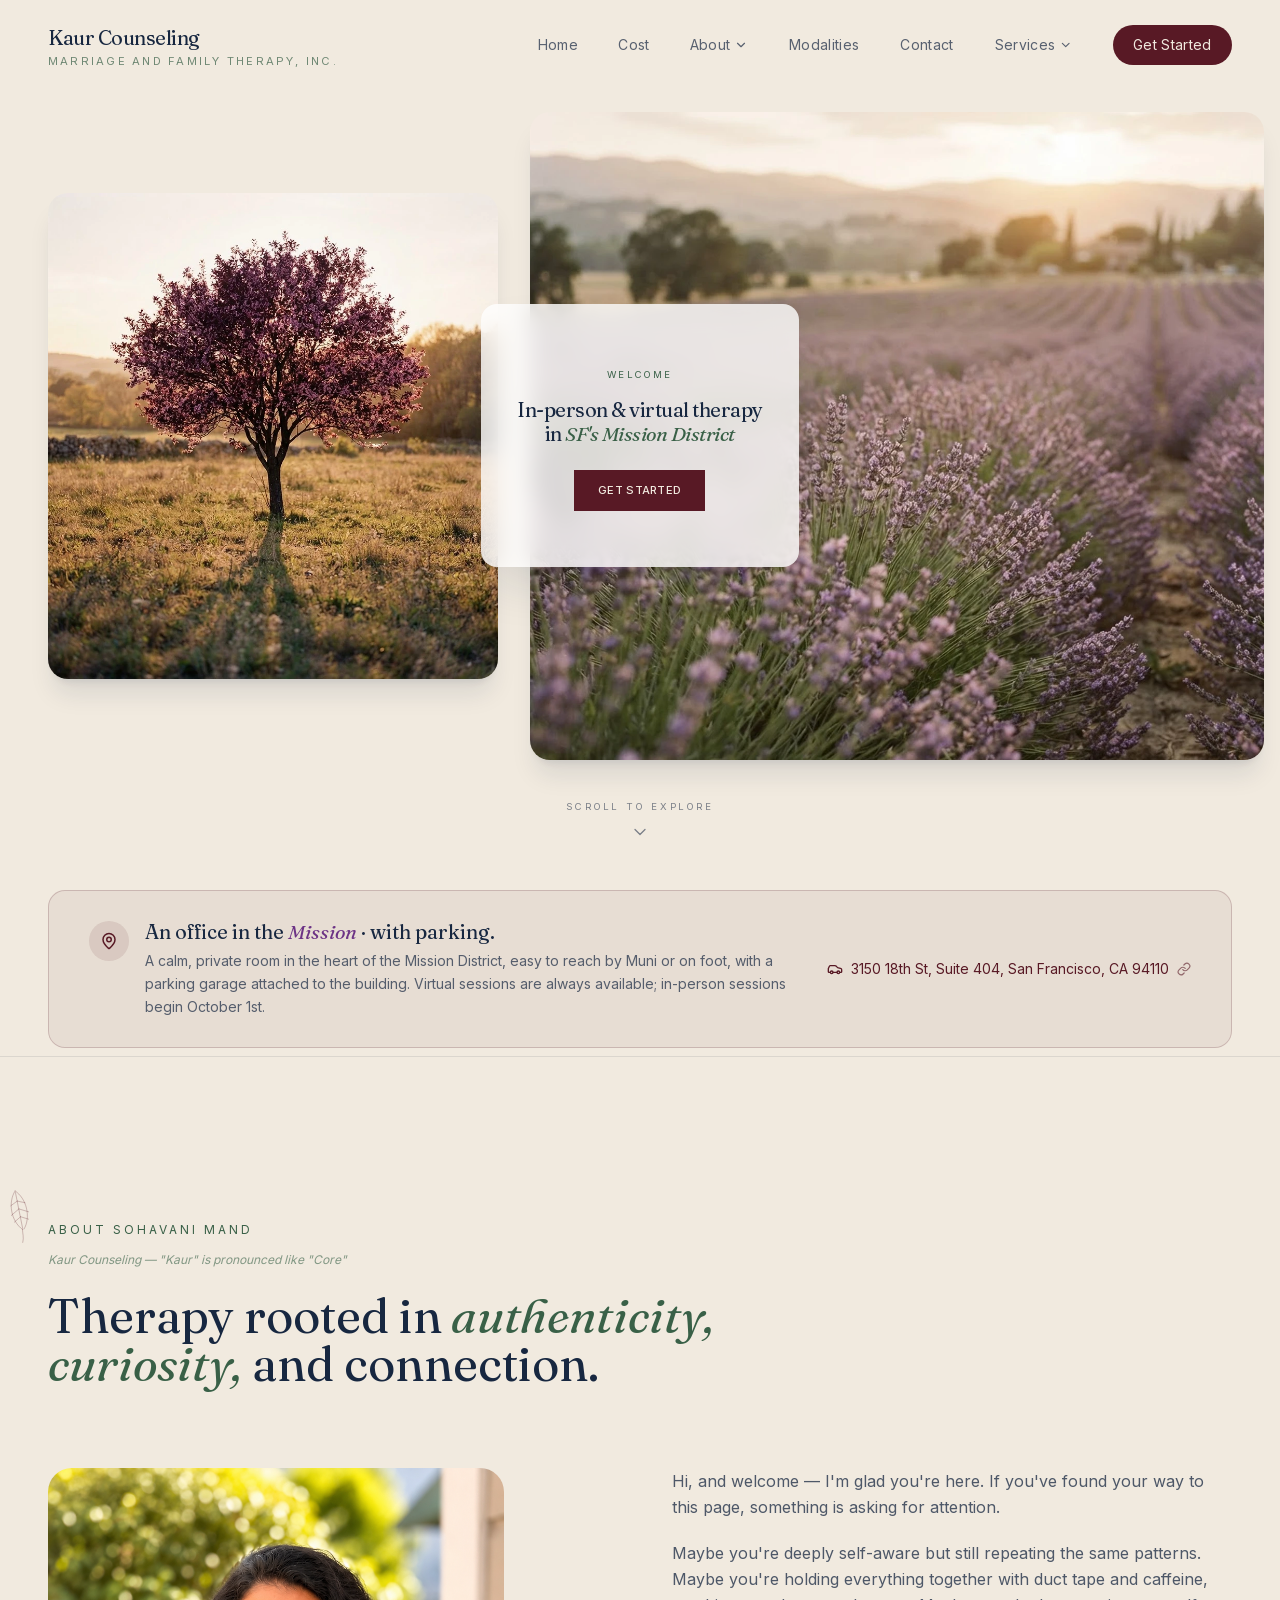
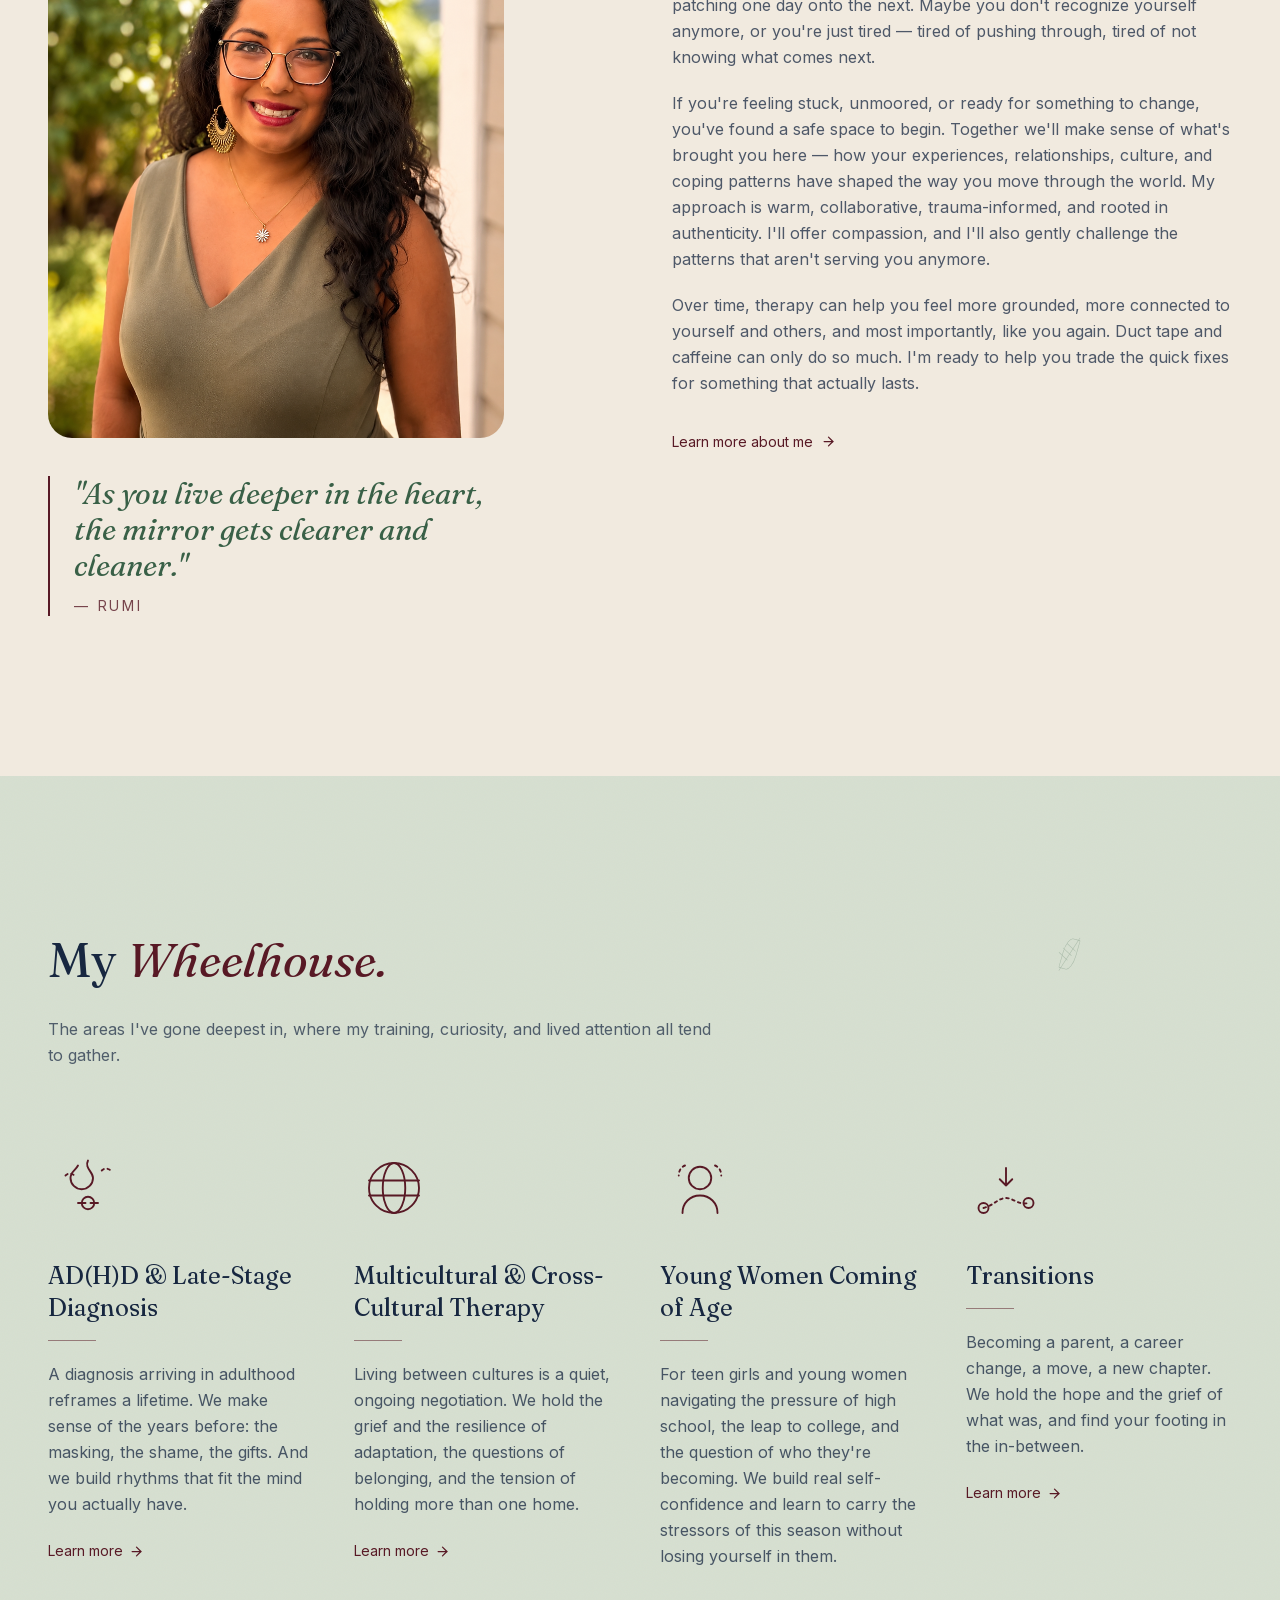
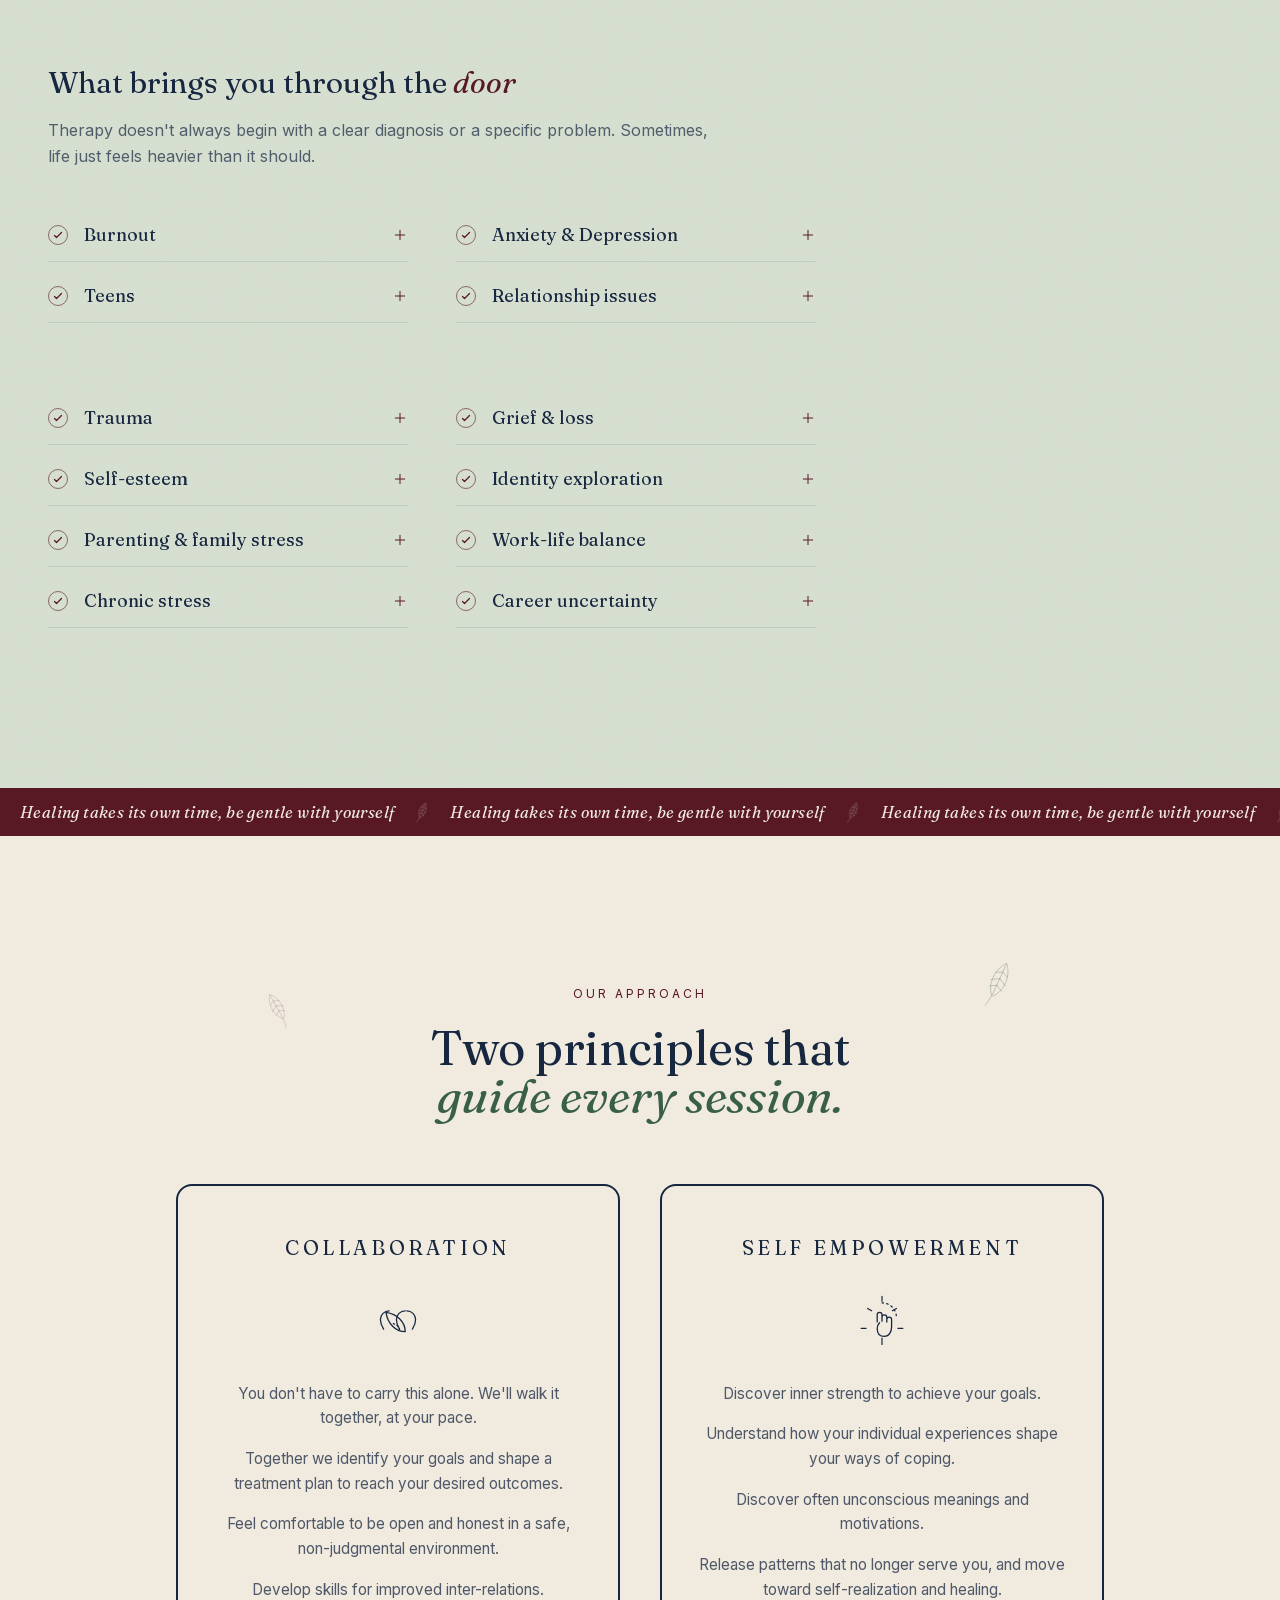
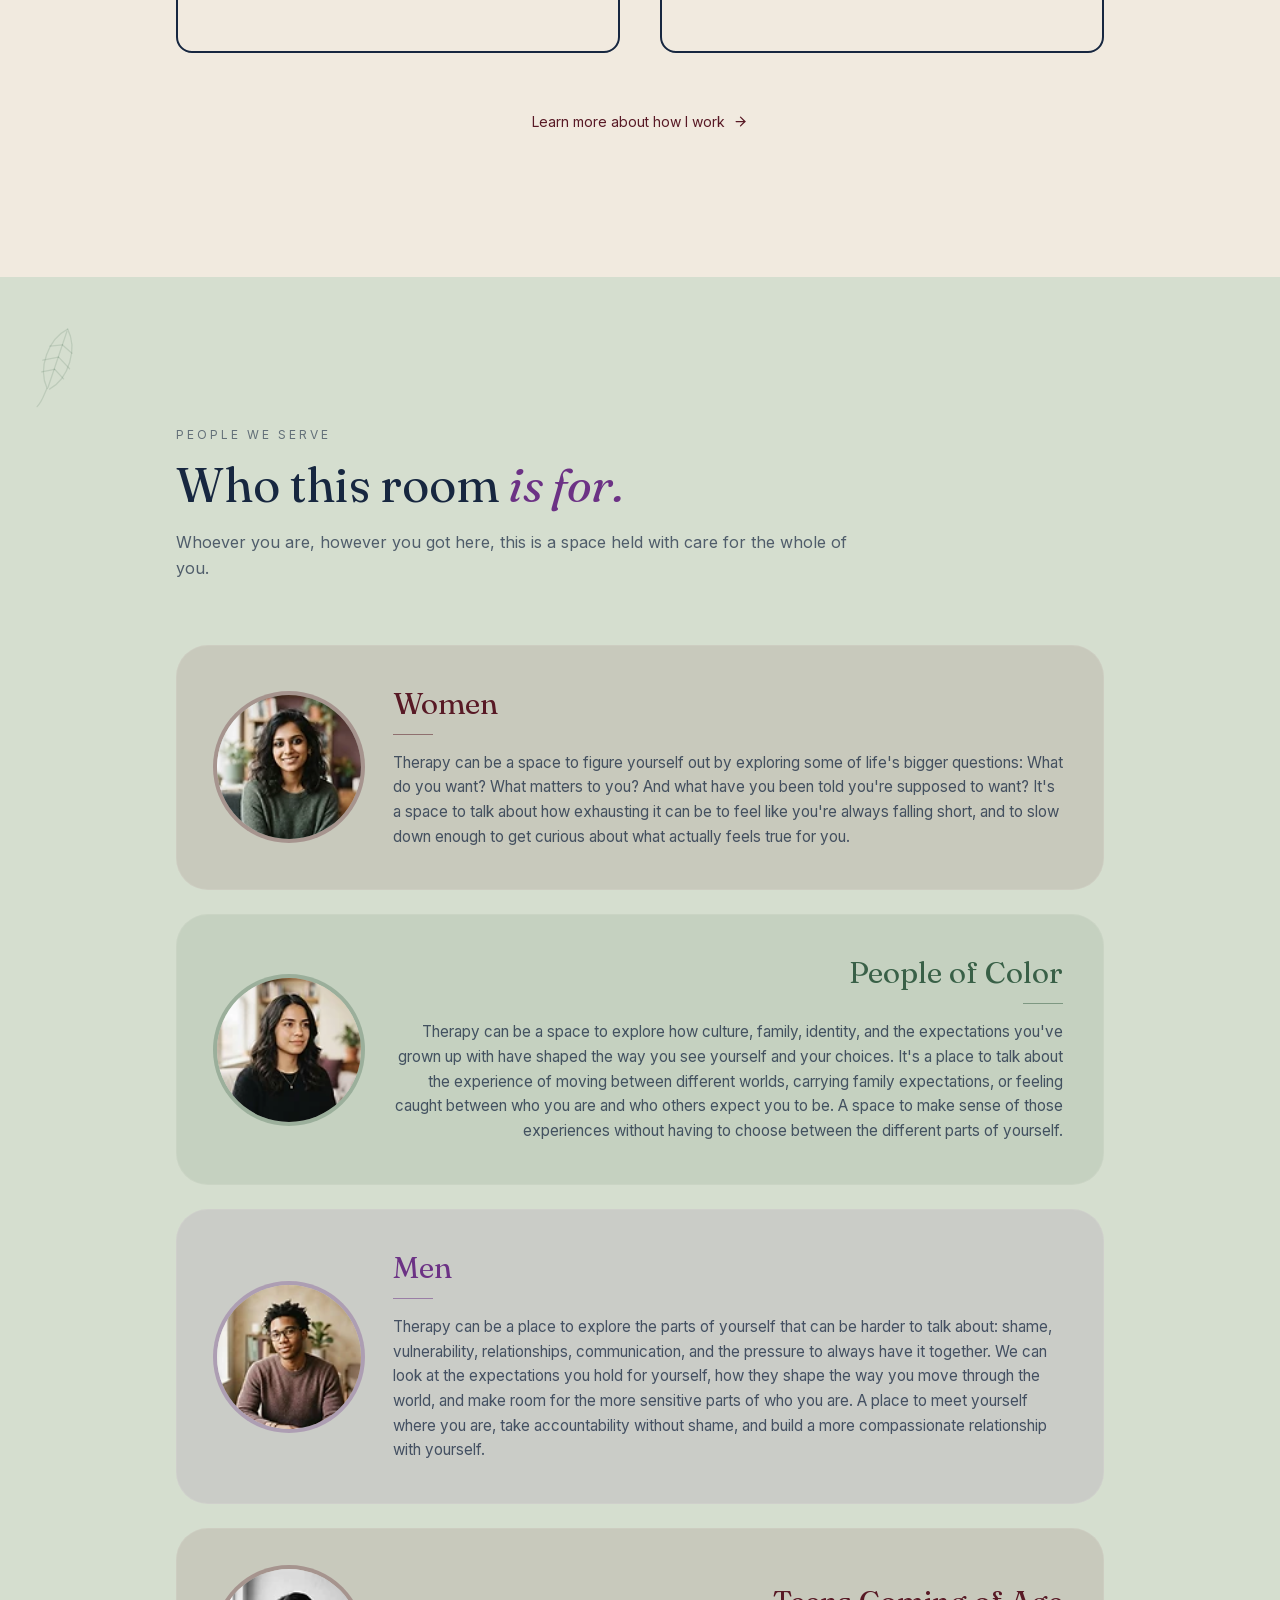
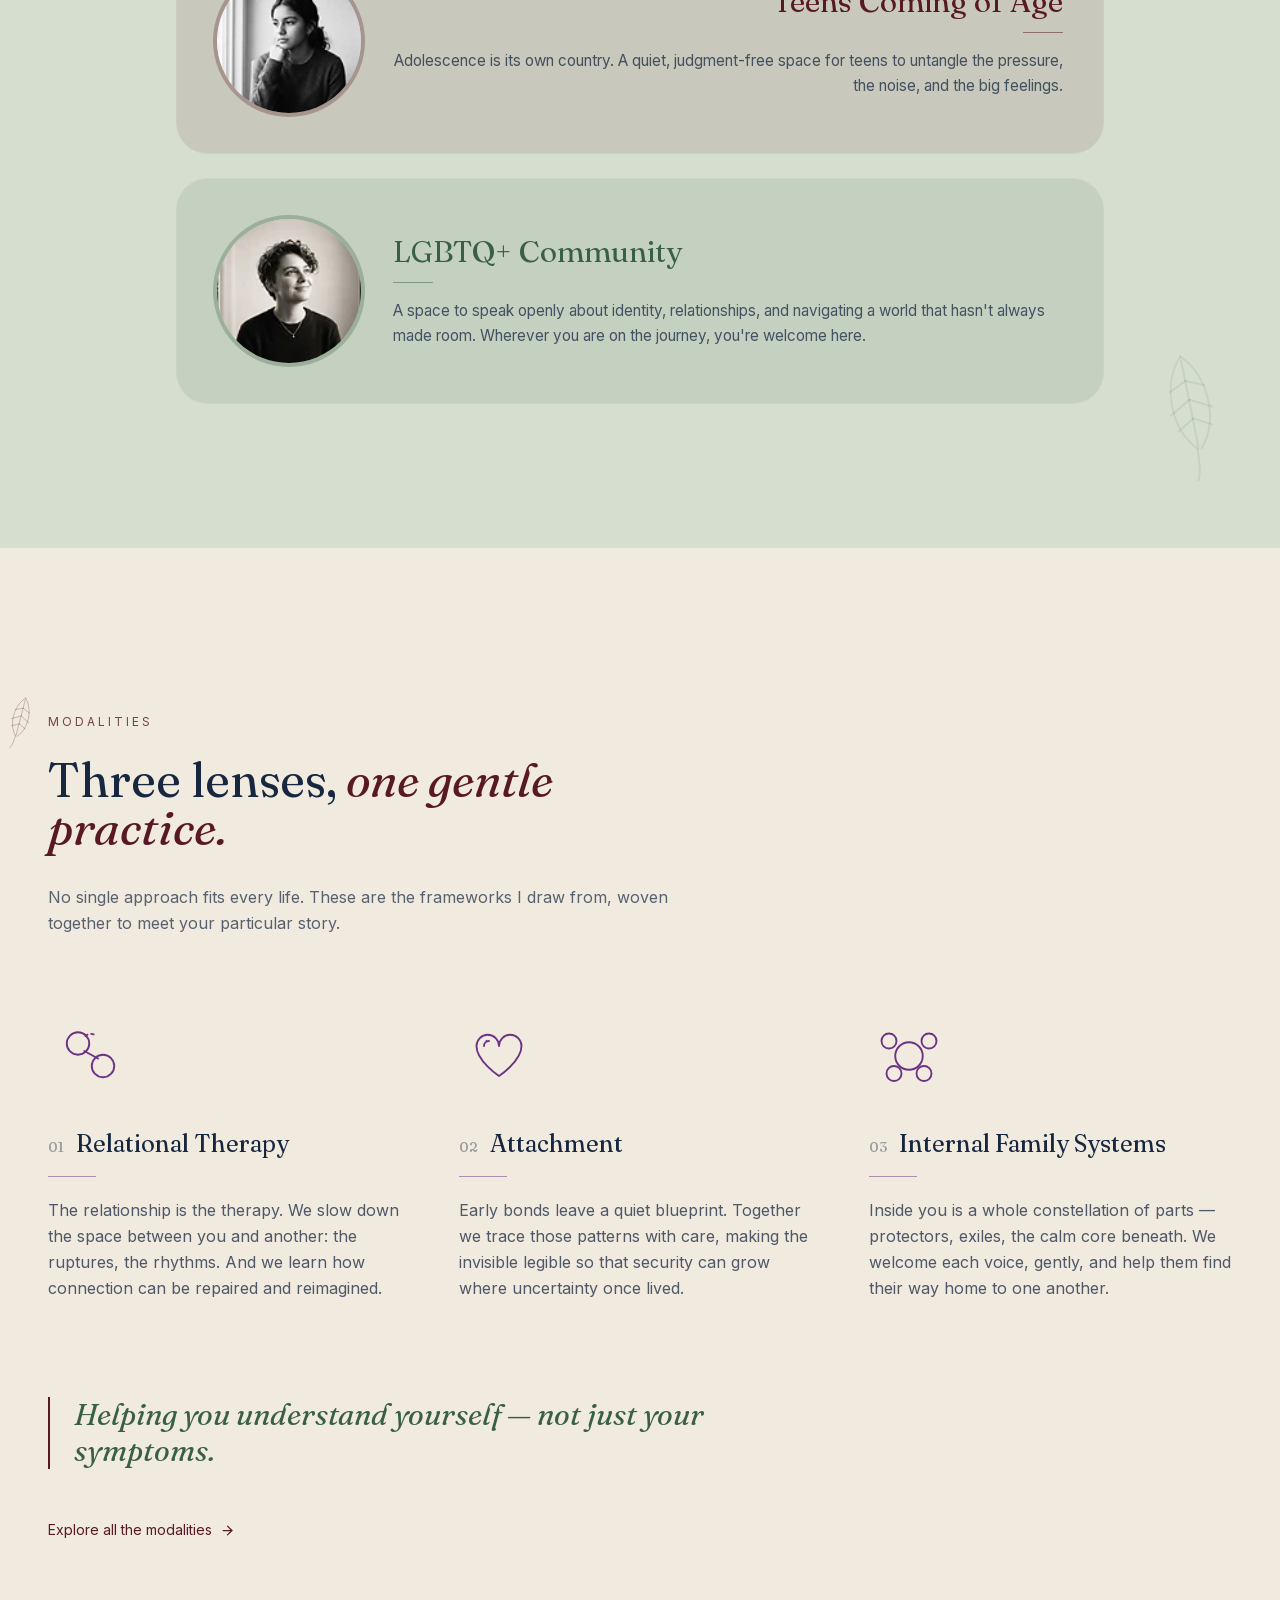
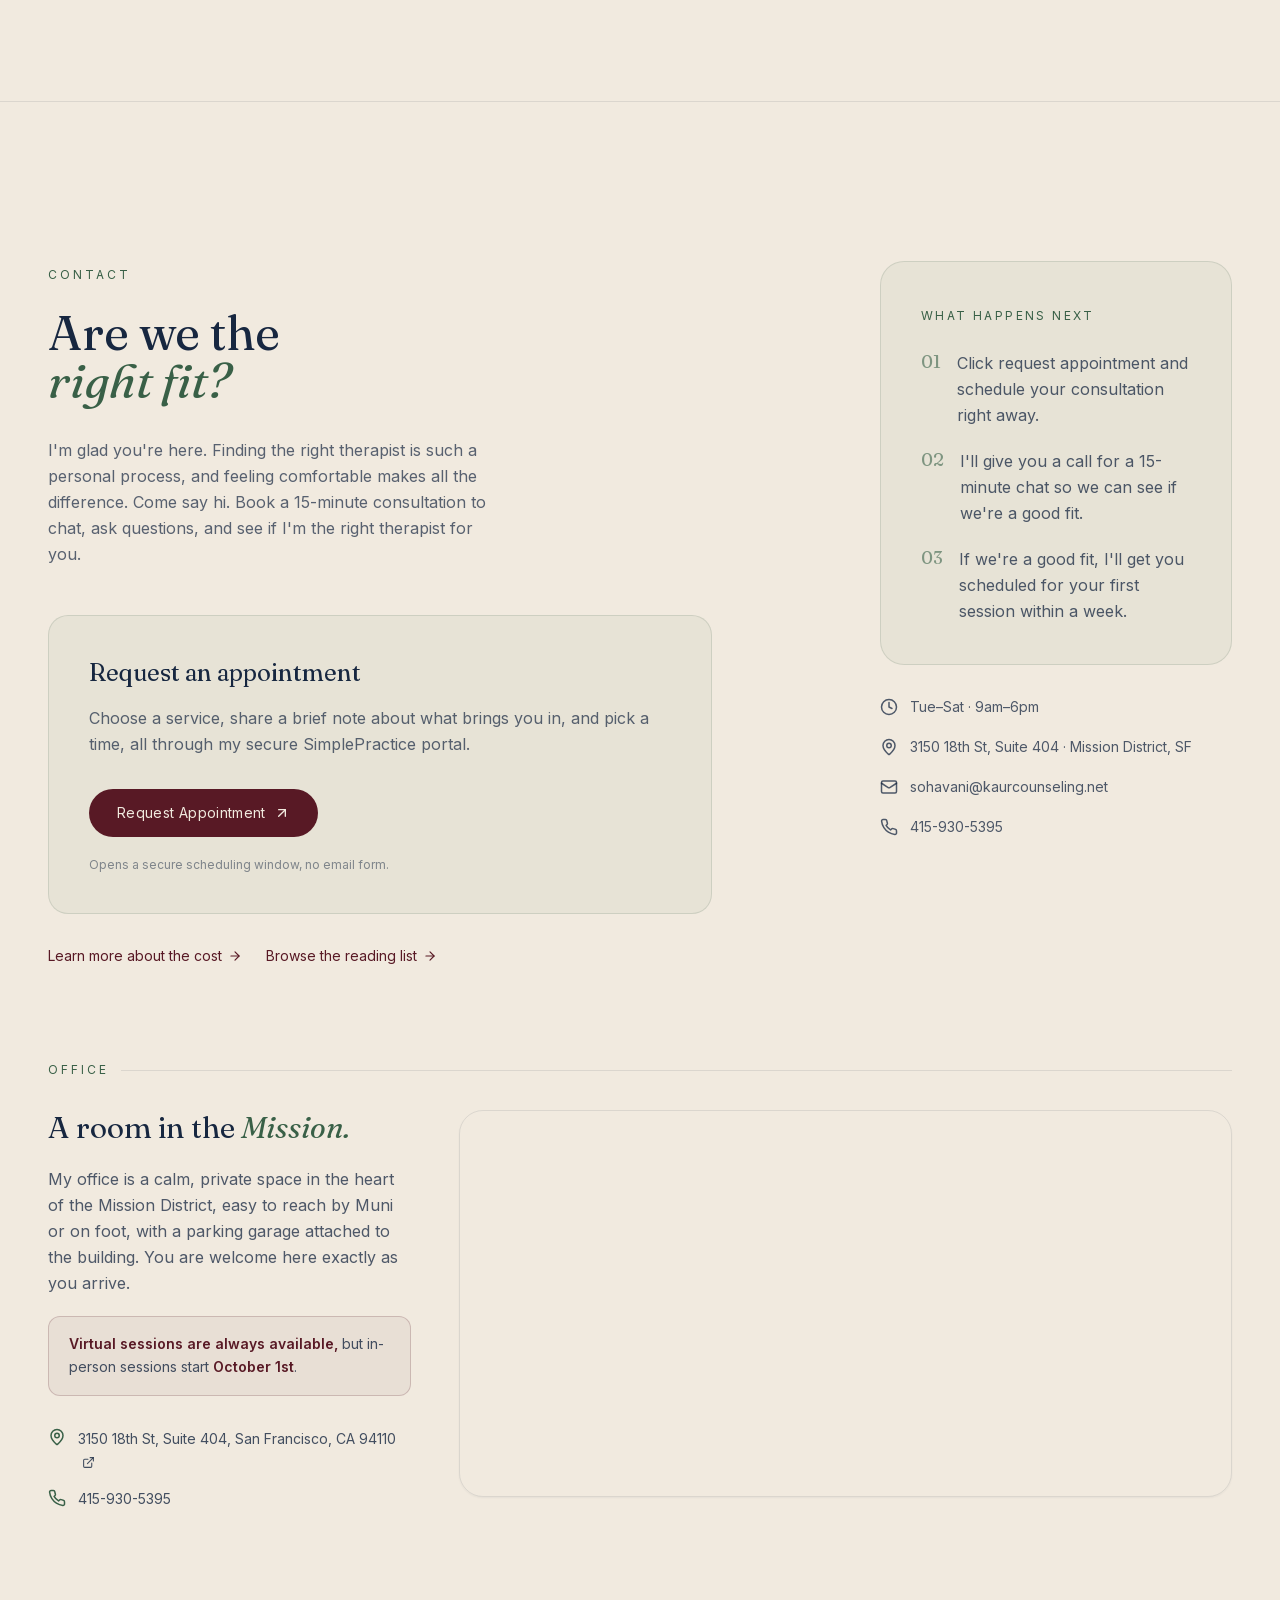
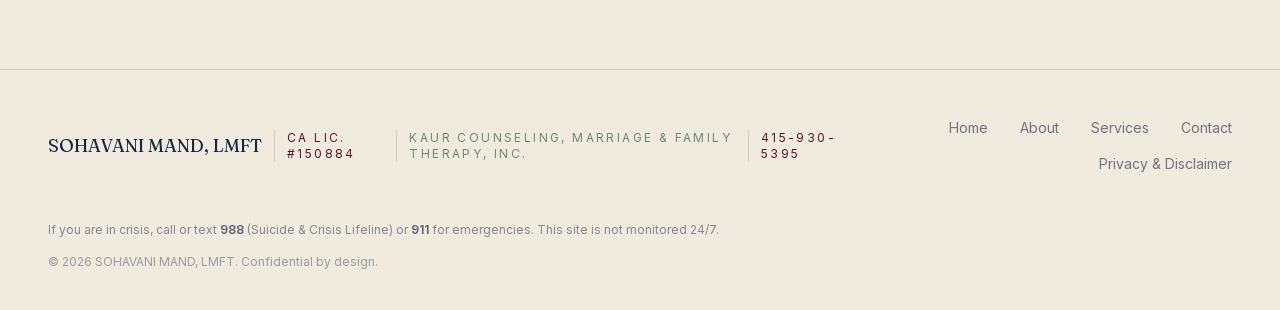
<file: index.html>
<!doctype html>
<html lang="en">
  <head>
    <meta charset="utf-8" />
    <meta name="viewport" content="width=device-width, initial-scale=1" />
    <meta name="description" content="In-person and virtual therapy in San Francisco's Mission District with Sohavani Mand, LMFT." />
    <meta name="theme-color" content="#f1eadf" />
    <link rel="icon" type="image/png" sizes="1024x1024" href="assets/favicon.png" />
    <title>Sohavani Mand, LMFT | ADHD &amp; Burnout Therapy for Women in the Mission District, San Francisco</title>
    <link rel="stylesheet" href="styles.css?v=38" />
  </head>
  <body>
    <header class="site-header" id="home">
      <a class="brand" href="#home" aria-label="Kaur Counseling, home">
        <span class="brand-name">Kaur Counseling</span>
        <span class="brand-subtitle">Marriage and Family Therapy, Inc.</span>
      </a>
      <nav class="desktop-nav" aria-label="Primary navigation">
        <a href="#home">Home</a>
        <a href="about/cost/">Cost</a>
        <div class="nav-dropdown">
          <a class="dropdown-trigger" href="about/" aria-haspopup="true" aria-expanded="false">About <svg xmlns="http://www.w3.org/2000/svg" width="14" height="14" viewBox="0 0 24 24" fill="none" stroke="currentColor" stroke-width="2" stroke-linecap="round" stroke-linejoin="round" class="nav-chevron lucide lucide-chevron-down" aria-hidden="true"><path d="m6 9 6 6 6-6"></path></svg></a>
          <div class="nav-dropdown-menu">
            <div class="nav-dropdown-panel">
              <a href="about/">What to Expect</a>
              <a href="about/resources/">Resources</a>
            </div>
          </div>
        </div>
        <a href="modalities/">Modalities</a>
        <a href="get-started/">Contact</a>
        <div class="nav-dropdown">
          <a class="dropdown-trigger" href="#services" aria-haspopup="true" aria-expanded="false">Services <svg xmlns="http://www.w3.org/2000/svg" width="14" height="14" viewBox="0 0 24 24" fill="none" stroke="currentColor" stroke-width="2" stroke-linecap="round" stroke-linejoin="round" class="nav-chevron lucide lucide-chevron-down" aria-hidden="true"><path d="m6 9 6 6 6-6"></path></svg></a>
          <div class="nav-dropdown-menu">
            <div class="nav-dropdown-panel nav-dropdown-services">
              <a href="services/adhd/">ADHD &amp; Late-Stage Diagnosis</a>
              <a href="services/multiculturalism/">Multicultural &amp; Cross-Cultural Therapy</a>
              <a href="services/burnout/">Burnout</a>
              <a href="services/anxiety-depression/">Anxiety &amp; Depression</a>
              <a href="services/transitions/">Transitions</a>
              <a href="services/teens/">Teens</a>
            </div>
          </div>
        </div>
        <a class="nav-cta" href="get-started/">Get Started</a>
      </nav>
      <button class="menu-toggle text-midnight" type="button" aria-label="Toggle menu" aria-expanded="false">
        <svg xmlns="http://www.w3.org/2000/svg" width="22" height="22" viewBox="0 0 24 24" fill="none" stroke="currentColor" stroke-width="2" stroke-linecap="round" stroke-linejoin="round" class="lucide lucide-menu" aria-hidden="true"><line x1="4" x2="20" y1="12" y2="12"></line><line x1="4" x2="20" y1="6" y2="6"></line><line x1="4" x2="20" y1="18" y2="18"></line></svg>
        <svg xmlns="http://www.w3.org/2000/svg" width="22" height="22" viewBox="0 0 24 24" fill="none" stroke="currentColor" stroke-width="2" stroke-linecap="round" stroke-linejoin="round" class="lucide lucide-x" aria-hidden="true"><path d="M18 6 6 18"></path><path d="m6 6 12 12"></path></svg>
      </button>
      <nav class="mobile-nav" aria-label="Mobile navigation">
        <a href="#home">Home</a>
        <a href="about/cost/">Cost</a>
        <div class="nav-dropdown">
          <a class="dropdown-trigger" href="about/" aria-haspopup="true" aria-expanded="false">About <svg xmlns="http://www.w3.org/2000/svg" width="16" height="16" viewBox="0 0 24 24" fill="none" stroke="currentColor" stroke-width="2" stroke-linecap="round" stroke-linejoin="round" class="lucide lucide-plus transition-transform duration-300" aria-hidden="true"><path d="M5 12h14"></path><path d="M12 5v14"></path></svg></a>
          <div class="nav-dropdown-menu">
            <div class="nav-dropdown-panel">
              <a href="about/">What to Expect</a>
              <a href="about/resources/">Resources</a>
            </div>
          </div>
        </div>
        <a href="modalities/">Modalities</a>
        <a href="get-started/">Contact</a>
        <div class="nav-dropdown">
          <a class="dropdown-trigger" href="#services" aria-haspopup="true" aria-expanded="false">Services <svg xmlns="http://www.w3.org/2000/svg" width="16" height="16" viewBox="0 0 24 24" fill="none" stroke="currentColor" stroke-width="2" stroke-linecap="round" stroke-linejoin="round" class="lucide lucide-plus transition-transform duration-300" aria-hidden="true"><path d="M5 12h14"></path><path d="M12 5v14"></path></svg></a>
          <div class="nav-dropdown-menu">
            <div class="nav-dropdown-panel nav-dropdown-services">
              <a href="services/adhd/">ADHD &amp; Late-Stage Diagnosis</a>
              <a href="services/multiculturalism/">Multicultural &amp; Cross-Cultural Therapy</a>
              <a href="services/burnout/">Burnout</a>
              <a href="services/anxiety-depression/">Anxiety &amp; Depression</a>
              <a href="services/transitions/">Transitions</a>
              <a href="services/teens/">Teens</a>
            </div>
          </div>
        </div>
        <a class="nav-cta" href="get-started/">Get Started</a>
      </nav>
    </header>

    <main class="home-main">
      <section class="home-hero">
        <div class="home-hero-images" aria-hidden="true">
          <div class="home-hero-image home-hero-image-tree">
            <span class="home-hero-image-frame"><img src="assets/images/hero-tree.webp" alt="" /></span>
          </div>
          <div class="home-hero-image home-hero-image-lavender">
            <span class="home-hero-image-frame"><img src="assets/images/hero-lavender.webp" alt="" /></span>
          </div>
          <div class="home-hero-overlay">
            <div class="home-hero-card">
              <span class="home-hero-eyebrow">Welcome</span>
              <h1>In-person &amp; virtual therapy<br />in <em>SF's Mission District</em></h1>
              <a class="home-hero-button" href="get-started/">Get Started</a>
            </div>
          </div>
        </div>
        <div class="home-scroll-cue">
          <span>Scroll to explore</span>
          <svg class="home-down-arrow" viewBox="0 0 24 24" aria-hidden="true"><path d="m6 9 6 6 6-6" /></svg>
        </div>
      </section>

      <section class="office-notice-wrap" id="office-notice">
        <div class="office-notice">
          <div class="notice-content">
          <div class="notice-icon pin-icon shrink-0 mt-0.5" aria-hidden="true">
            <span data-lucide-icon="map-pin" data-lucide-size="18" data-lucide-class="lucide lucide-map-pin text-burgundy shrink-0"></span>
          </div>
          <div class="notice-copy">
            <h3>An office in the <span class="italic clay"> Mission</span><span class="midnight"> · with parking.</span></h3>
            <p>A calm, private room in the heart of the Mission District, easy to reach by Muni or on foot, with a parking garage attached to the building. Virtual sessions are always available; in-person sessions begin October 1st.</p>
          </div>
          </div>
          <a class="notice-address shrink-0 inline-flex items-center gap-2 text-sm text-burgundy hover:text-spruce transition-colors" href="https://www.google.com/maps/search/?api=1&amp;query=3150%2018th%20St%2C%20Suite%20404%2C%20San%20Francisco%2C%20CA%2094110" target="_blank" rel="noreferrer">
            <span data-lucide-icon="car" data-lucide-size="16" data-lucide-class="lucide lucide-car"></span>
            <span>3150 18th St, Suite 404, San Francisco, CA 94110</span>
            <span data-lucide-icon="link" data-lucide-size="14" data-lucide-class="lucide lucide-link opacity-60"></span>
          </a>
        </div>
      </section>

      <section class="home-about" id="about">
        <div class="home-about-rule" aria-hidden="true"></div>
        <div class="home-about-container">
          <div class="home-about-intro reveal">
            <svg viewBox="0 0 100 150" class="home-about-feather" fill="none" stroke="currentColor" stroke-width="2" stroke-linecap="round" stroke-linejoin="round" aria-hidden="true"><path d="M50 16 C26 40 24 88 48 114"></path><path d="M50 16 C74 40 76 88 52 114"></path><path d="M48 114 C46 124 48 134 42 146"></path><path d="M50 20 L49 112"></path><path d="M50 42 L32 50"></path><path d="M50 62 L28 74"></path><path d="M50 82 L32 92"></path><path d="M50 42 L68 50"></path><path d="M50 62 L72 74"></path><path d="M50 82 L68 92" /></svg>
            <span class="home-about-eyebrow">About SOHAVANI MAND</span>
            <p class="home-about-pronounce">Kaur Counseling — "Kaur" is pronounced like "Core"</p>
            <h2 class="home-about-title">Therapy rooted in<em> authenticity, curiosity,</em> and connection.</h2>
          </div>
          <div class="home-about-grid">
            <div class="home-about-left reveal">
              <span class="home-about-portrait"><img src="assets/images/sohavani.webp" alt="Sohavani Mand in soft, warm light" loading="lazy" /></span>
              <blockquote class="home-about-quote">
                <p>"As you live deeper in the heart, the mirror gets clearer and cleaner."</p>
                <footer>— Rumi</footer>
              </blockquote>
            </div>
            <div class="home-about-right reveal">
              <p>Hi, and welcome — I'm glad you're here. If you've found your way to this page, something is asking for attention.</p>
              <p>Maybe you're deeply self-aware but still repeating the same patterns. Maybe you're holding everything together with duct tape and caffeine, patching one day onto the next. Maybe you don't recognize yourself anymore, or you're just tired — tired of pushing through, tired of not knowing what comes next.</p>
              <p>If you're feeling stuck, unmoored, or ready for something to change, you've found a safe space to begin. Together we'll make sense of what's brought you here — how your experiences, relationships, culture, and coping patterns have shaped the way you move through the world. My approach is warm, collaborative, trauma-informed, and rooted in authenticity. I'll offer compassion, and I'll also gently challenge the patterns that aren't serving you anymore.</p>
              <p>Over time, therapy can help you feel more grounded, more connected to yourself and others, and most importantly, like you again. Duct tape and caffeine can only do so much. I'm ready to help you trade the quick fixes for something that actually lasts.</p>
              <div class="home-about-more"><a class="home-about-link" href="about/">Learn more about me <span data-lucide-icon="arrow-right" data-lucide-size="15" data-lucide-class="lucide lucide-arrow-right mt-px inline-arrow"></span></a></div>
            </div>
          </div>
        </div>
      </section>

      <section class="home-wheel" id="services">
        <div class="home-wheel-rule" aria-hidden="true"></div>
        <div class="home-wheel-bg" aria-hidden="true"></div>
        <div class="home-wheel-texture" aria-hidden="true"></div>
        <div class="home-wheel-container">
        
          <div class="leaf-decor leaf-wheelhouse" aria-hidden="true"></div>
          <div class="home-wheel-intro reveal">
            <h2>My <em class="burgundy">Wheelhouse.</em></h2>
            <p>The areas I've gone deepest in, where my training, curiosity, and lived attention all tend to gather.</p>
          </div>
          <div class="home-wheel-grid">
            <article class="home-wheel-card reveal">
              <div class="home-wheel-icon" aria-hidden="true"><svg viewBox="0 0 64 64" fill="none" stroke="currentColor" stroke-width="1.5" stroke-linecap="round" stroke-linejoin="round"><path d="M32 10c-3 6 4 9 4 14a9 9 0 1 1-18 0c0-5 4-6 6-10"/><circle cx="32" cy="44" r="5"/><path d="M30 44h-6M34 44h6"/><path d="M14 22c2-2 5-2 7 0M43 18c2-2 5-2 7 0" stroke-dasharray="2 3"/></svg></div>
              <div class="home-wheel-head"><h3>AD(H)D &amp; Late-Stage Diagnosis</h3></div><div class="home-wheel-rule-short" aria-hidden="true"></div>
              <p>A diagnosis arriving in adulthood reframes a lifetime. We make sense of the years before: the masking, the shame, the gifts. And we build rhythms that fit the mind you actually have.</p>
              <a class="text-link" href="services/teens/">Learn more <span data-lucide-icon="arrow-right" data-lucide-size="15" data-lucide-class="lucide lucide-arrow-right mt-px inline-arrow"></span></a>
            </article>
            <article class="home-wheel-card reveal">
              <div class="home-wheel-icon" aria-hidden="true"><svg viewBox="0 0 64 64" fill="none" stroke="currentColor" stroke-width="1.5" stroke-linecap="round" stroke-linejoin="round"><circle cx="32" cy="32" r="20"/><ellipse cx="32" cy="32" rx="9" ry="20"/><path d="M12 26h40M12 38h40"/></svg></div>
              <div class="home-wheel-head"><h3>Multicultural &amp; Cross-Cultural Therapy</h3></div><div class="home-wheel-rule-short" aria-hidden="true"></div>
              <p>Living between cultures is a quiet, ongoing negotiation. We hold the grief and the resilience of adaptation, the questions of belonging, and the tension of holding more than one home.</p>
              <a class="text-link" href="services/multiculturalism/">Learn more <span data-lucide-icon="arrow-right" data-lucide-size="15" data-lucide-class="lucide lucide-arrow-right mt-px inline-arrow"></span></a>
            </article>
            <article class="home-wheel-card reveal">
              <div class="home-wheel-icon" aria-hidden="true"><svg viewBox="0 0 64 64" fill="none" stroke="currentColor" stroke-width="1.5" stroke-linecap="round" stroke-linejoin="round"><circle cx="32" cy="24" r="9"/><path d="M18 52c0-8 6-14 14-14s14 6 14 14"/><path d="M44 14c3 1 5 4 5 8M20 14c-3 1-5 4-5 8" stroke-dasharray="2 3"/></svg></div>
              <div class="home-wheel-head"><h3>Young Women Coming of Age</h3></div><div class="home-wheel-rule-short" aria-hidden="true"></div>
              <p>For teen girls and young women navigating the pressure of high school, the leap to college, and the question of who they're becoming. We build real self-confidence and learn to carry the stressors of this season without losing yourself in them.</p>
            </article>
            <article class="home-wheel-card reveal">
              <div class="home-wheel-icon" aria-hidden="true"><svg viewBox="0 0 64 64" fill="none" stroke="currentColor" stroke-width="1.5" stroke-linecap="round" stroke-linejoin="round"><path d="M14 48c8-2 12-8 18-8s10 6 18 4" stroke-dasharray="2 3"/><circle cx="14" cy="48" r="4"/><circle cx="50" cy="44" r="4"/><path d="M32 16v14M32 30l-5-5M32 30l5-5"/></svg></div>
              <div class="home-wheel-head"><h3>Transitions</h3></div><div class="home-wheel-rule-short" aria-hidden="true"></div>
              <p>Becoming a parent, a career change, a move, a new chapter. We hold the hope and the grief of what was, and find your footing in the in-between.</p>
              <a class="text-link" href="services/transitions/">Learn more <span data-lucide-icon="arrow-right" data-lucide-size="15" data-lucide-class="lucide lucide-arrow-right mt-px inline-arrow"></span></a>
            </article>
          </div>

          <div class="home-door reveal" id="door">
            <div class="home-door-intro">
              <h3>What brings you through the<span class="italic burgundy"> door</span></h3>
              <p>Therapy doesn't always begin with a clear diagnosis or a specific problem. Sometimes, life just feels heavier than it should.</p>
            </div>
            <div class="home-door-grid">
              <div class="home-door-item"><button type="button" aria-expanded="false"><span class="dot"><svg viewBox="0 0 24 24" aria-hidden="true"><path d="M5 13l4 4L19 7" /></svg></span><span class="label">Burnout</span><span class="chev"><svg viewBox="0 0 24 24" aria-hidden="true"><path d="M12 5v14M5 12h14" /></svg></span></button><div class="panel" aria-hidden="true"><p>Including work, relationship, and daily-life depletion and recovery.</p><a class="text-link" href="services/burnout/">Learn more <span data-lucide-icon="arrow-right" data-lucide-size="15" data-lucide-class="lucide lucide-arrow-right mt-px inline-arrow"></span></a></div></div>
              <div class="home-door-item"><button type="button" aria-expanded="false"><span class="dot"><svg viewBox="0 0 24 24" aria-hidden="true"><path d="M5 13l4 4L19 7" /></svg></span><span class="label">Anxiety &amp; Depression</span><span class="chev"><svg viewBox="0 0 24 24" aria-hidden="true"><path d="M12 5v14M5 12h14" /></svg></span></button><div class="panel" aria-hidden="true"><p>Including panic attacks, climate and health anxiety, persistent low mood, seasonal and postpartum depression.</p><a class="text-link" href="services/anxiety-depression/">Learn more <span data-lucide-icon="arrow-right" data-lucide-size="15" data-lucide-class="lucide lucide-arrow-right mt-px inline-arrow"></span></a></div></div>
              <div class="home-door-item"><button type="button" aria-expanded="false"><span class="dot"><svg viewBox="0 0 24 24" aria-hidden="true"><path d="M5 13l4 4L19 7" /></svg></span><span class="label">Teens</span><span class="chev"><svg viewBox="0 0 24 24" aria-hidden="true"><path d="M12 5v14M5 12h14" /></svg></span></button><div class="panel" aria-hidden="true"><p>Including school pressure, college application stress, friendship and identity shifts, and ADHD support.</p><a class="text-link" href="services/teens/">Learn more <span data-lucide-icon="arrow-right" data-lucide-size="15" data-lucide-class="lucide lucide-arrow-right mt-px inline-arrow"></span></a></div></div>
              <div class="home-door-item"><button type="button" aria-expanded="false"><span class="dot"><svg viewBox="0 0 24 24" aria-hidden="true"><path d="M5 13l4 4L19 7" /></svg></span><span class="label">Relationship issues</span><span class="chev"><svg viewBox="0 0 24 24" aria-hidden="true"><path d="M12 5v14M5 12h14" /></svg></span></button><div class="panel" aria-hidden="true"><p>Including communication struggles, conflict patterns, and intimacy concerns.</p></div></div>
              <div class="home-door-item"><button type="button" aria-expanded="false"><span class="dot"><svg viewBox="0 0 24 24" aria-hidden="true"><path d="M5 13l4 4L19 7" /></svg></span><span class="label">Sex &amp; intimacy</span><span class="chev"><svg viewBox="0 0 24 24" aria-hidden="true"><path d="M12 5v14M5 12h14" /></svg></span></button><div class="panel" aria-hidden="true"><p>Including desire discrepancies, sexual shame, and reconnecting with pleasure.</p></div></div>
              <div class="home-door-item"><button type="button" aria-expanded="false"><span class="dot"><svg viewBox="0 0 24 24" aria-hidden="true"><path d="M5 13l4 4L19 7" /></svg></span><span class="label">Life transitions</span><span class="chev"><svg viewBox="0 0 24 24" aria-hidden="true"><path d="M12 5v14M5 12h14" /></svg></span></button><div class="panel" aria-hidden="true"><p>Including career changes, relocation, and new parenthood.</p><a class="text-link" href="services/transitions/">Learn more <span data-lucide-icon="arrow-right" data-lucide-size="15" data-lucide-class="lucide lucide-arrow-right mt-px inline-arrow"></span></a></div></div>
              <div class="home-door-item"><button type="button" aria-expanded="false"><span class="dot"><svg viewBox="0 0 24 24" aria-hidden="true"><path d="M5 13l4 4L19 7" /></svg></span><span class="label">Trauma</span><span class="chev"><svg viewBox="0 0 24 24" aria-hidden="true"><path d="M12 5v14M5 12h14" /></svg></span></button><div class="panel" aria-hidden="true"><p>Including childhood trauma and intergenerational trauma.</p></div></div>
              <div class="home-door-item"><button type="button" aria-expanded="false"><span class="dot"><svg viewBox="0 0 24 24" aria-hidden="true"><path d="M5 13l4 4L19 7" /></svg></span><span class="label">Grief &amp; loss</span><span class="chev"><svg viewBox="0 0 24 24" aria-hidden="true"><path d="M12 5v14M5 12h14" /></svg></span></button><div class="panel" aria-hidden="true"><p>Including the loss of loved ones, relationships, and identity.</p></div></div>
              <div class="home-door-item"><button type="button" aria-expanded="false"><span class="dot"><svg viewBox="0 0 24 24" aria-hidden="true"><path d="M5 13l4 4L19 7" /></svg></span><span class="label">Self-esteem</span><span class="chev"><svg viewBox="0 0 24 24" aria-hidden="true"><path d="M12 5v14M5 12h14" /></svg></span></button><div class="panel" aria-hidden="true"><p>Including self-worth, imposter feelings, and the inner critic.</p></div></div>
              <div class="home-door-item"><button type="button" aria-expanded="false"><span class="dot"><svg viewBox="0 0 24 24" aria-hidden="true"><path d="M5 13l4 4L19 7" /></svg></span><span class="label">Identity exploration</span><span class="chev"><svg viewBox="0 0 24 24" aria-hidden="true"><path d="M12 5v14M5 12h14" /></svg></span></button><div class="panel" aria-hidden="true"><p>Including cultural, sexual, and gender identity.</p></div></div>
              <div class="home-door-item"><button type="button" aria-expanded="false"><span class="dot"><svg viewBox="0 0 24 24" aria-hidden="true"><path d="M5 13l4 4L19 7" /></svg></span><span class="label">Parenting &amp; family stress</span><span class="chev"><svg viewBox="0 0 24 24" aria-hidden="true"><path d="M12 5v14M5 12h14" /></svg></span></button><div class="panel" aria-hidden="true"><p>Including co-parenting, blended families, and generational roles.</p></div></div>
              <div class="home-door-item"><button type="button" aria-expanded="false"><span class="dot"><svg viewBox="0 0 24 24" aria-hidden="true"><path d="M5 13l4 4L19 7" /></svg></span><span class="label">Work-life balance</span><span class="chev"><svg viewBox="0 0 24 24" aria-hidden="true"><path d="M12 5v14M5 12h14" /></svg></span></button><div class="panel" aria-hidden="true"><p>Including boundaries, rest, and finding meaning.</p></div></div>
              <div class="home-door-item"><button type="button" aria-expanded="false"><span class="dot"><svg viewBox="0 0 24 24" aria-hidden="true"><path d="M5 13l4 4L19 7" /></svg></span><span class="label">Chronic stress</span><span class="chev"><svg viewBox="0 0 24 24" aria-hidden="true"><path d="M12 5v14M5 12h14" /></svg></span></button><div class="panel" aria-hidden="true"><p>Including caregiving stress and burnout recovery.</p></div></div>
              <div class="home-door-item"><button type="button" aria-expanded="false"><span class="dot"><svg viewBox="0 0 24 24" aria-hidden="true"><path d="M5 13l4 4L19 7" /></svg></span><span class="label">Career uncertainty</span><span class="chev"><svg viewBox="0 0 24 24" aria-hidden="true"><path d="M12 5v14M5 12h14" /></svg></span></button><div class="panel" aria-hidden="true"><p>Including transitions, re-entry, and questions of purpose.</p></div></div>
            </div>
          </div>
        </div>
      </section>

      <div class="ticker" aria-hidden="true"><div class="ticker-track"><div class="ticker-set"><div class="ticker-group"><span>Healing takes its own time, be gentle with yourself</span><svg viewBox="0 0 100 150" class="tiny-leaf" fill="none" stroke="currentColor" stroke-width="2" stroke-linecap="round" stroke-linejoin="round" aria-hidden="true"><path d="M50 16 C26 40 24 88 48 114"></path><path d="M50 16 C74 40 76 88 52 114"></path><path d="M48 114 C46 124 48 134 42 146"></path><path d="M50 20 L49 112"></path><path d="M50 42 L32 50"></path><path d="M50 62 L28 74"></path><path d="M50 82 L32 92"></path><path d="M50 42 L68 50"></path><path d="M50 62 L72 74"></path><path d="M50 82 L68 92"></path></svg></div><div class="ticker-group"><span>Healing takes its own time, be gentle with yourself</span><svg viewBox="0 0 100 150" class="tiny-leaf" fill="none" stroke="currentColor" stroke-width="2" stroke-linecap="round" stroke-linejoin="round" aria-hidden="true"><path d="M50 16 C26 40 24 88 48 114"></path><path d="M50 16 C74 40 76 88 52 114"></path><path d="M48 114 C46 124 48 134 42 146"></path><path d="M50 20 L49 112"></path><path d="M50 42 L32 50"></path><path d="M50 62 L28 74"></path><path d="M50 82 L32 92"></path><path d="M50 42 L68 50"></path><path d="M50 62 L72 74"></path><path d="M50 82 L68 92"></path></svg></div><div class="ticker-group"><span>Healing takes its own time, be gentle with yourself</span><svg viewBox="0 0 100 150" class="tiny-leaf" fill="none" stroke="currentColor" stroke-width="2" stroke-linecap="round" stroke-linejoin="round" aria-hidden="true"><path d="M50 16 C26 40 24 88 48 114"></path><path d="M50 16 C74 40 76 88 52 114"></path><path d="M48 114 C46 124 48 134 42 146"></path><path d="M50 20 L49 112"></path><path d="M50 42 L32 50"></path><path d="M50 62 L28 74"></path><path d="M50 82 L32 92"></path><path d="M50 42 L68 50"></path><path d="M50 62 L72 74"></path><path d="M50 82 L68 92"></path></svg></div><div class="ticker-group"><span>Healing takes its own time, be gentle with yourself</span><svg viewBox="0 0 100 150" class="tiny-leaf" fill="none" stroke="currentColor" stroke-width="2" stroke-linecap="round" stroke-linejoin="round" aria-hidden="true"><path d="M50 16 C26 40 24 88 48 114"></path><path d="M50 16 C74 40 76 88 52 114"></path><path d="M48 114 C46 124 48 134 42 146"></path><path d="M50 20 L49 112"></path><path d="M50 42 L32 50"></path><path d="M50 62 L28 74"></path><path d="M50 82 L32 92"></path><path d="M50 42 L68 50"></path><path d="M50 62 L72 74"></path><path d="M50 82 L68 92"></path></svg></div><div class="ticker-group"><span>Healing takes its own time, be gentle with yourself</span><svg viewBox="0 0 100 150" class="tiny-leaf" fill="none" stroke="currentColor" stroke-width="2" stroke-linecap="round" stroke-linejoin="round" aria-hidden="true"><path d="M50 16 C26 40 24 88 48 114"></path><path d="M50 16 C74 40 76 88 52 114"></path><path d="M48 114 C46 124 48 134 42 146"></path><path d="M50 20 L49 112"></path><path d="M50 42 L32 50"></path><path d="M50 62 L28 74"></path><path d="M50 82 L32 92"></path><path d="M50 42 L68 50"></path><path d="M50 62 L72 74"></path><path d="M50 82 L68 92"></path></svg></div><div class="ticker-group"><span>Healing takes its own time, be gentle with yourself</span><svg viewBox="0 0 100 150" class="tiny-leaf" fill="none" stroke="currentColor" stroke-width="2" stroke-linecap="round" stroke-linejoin="round" aria-hidden="true"><path d="M50 16 C26 40 24 88 48 114"></path><path d="M50 16 C74 40 76 88 52 114"></path><path d="M48 114 C46 124 48 134 42 146"></path><path d="M50 20 L49 112"></path><path d="M50 42 L32 50"></path><path d="M50 62 L28 74"></path><path d="M50 82 L32 92"></path><path d="M50 42 L68 50"></path><path d="M50 62 L72 74"></path><path d="M50 82 L68 92"></path></svg></div></div><div class="ticker-set" aria-hidden="true"><div class="ticker-group"><span>Healing takes its own time, be gentle with yourself</span><svg viewBox="0 0 100 150" class="tiny-leaf" fill="none" stroke="currentColor" stroke-width="2" stroke-linecap="round" stroke-linejoin="round" aria-hidden="true"><path d="M50 16 C26 40 24 88 48 114"></path><path d="M50 16 C74 40 76 88 52 114"></path><path d="M48 114 C46 124 48 134 42 146"></path><path d="M50 20 L49 112"></path><path d="M50 42 L32 50"></path><path d="M50 62 L28 74"></path><path d="M50 82 L32 92"></path><path d="M50 42 L68 50"></path><path d="M50 62 L72 74"></path><path d="M50 82 L68 92"></path></svg></div><div class="ticker-group"><span>Healing takes its own time, be gentle with yourself</span><svg viewBox="0 0 100 150" class="tiny-leaf" fill="none" stroke="currentColor" stroke-width="2" stroke-linecap="round" stroke-linejoin="round" aria-hidden="true"><path d="M50 16 C26 40 24 88 48 114"></path><path d="M50 16 C74 40 76 88 52 114"></path><path d="M48 114 C46 124 48 134 42 146"></path><path d="M50 20 L49 112"></path><path d="M50 42 L32 50"></path><path d="M50 62 L28 74"></path><path d="M50 82 L32 92"></path><path d="M50 42 L68 50"></path><path d="M50 62 L72 74"></path><path d="M50 82 L68 92"></path></svg></div><div class="ticker-group"><span>Healing takes its own time, be gentle with yourself</span><svg viewBox="0 0 100 150" class="tiny-leaf" fill="none" stroke="currentColor" stroke-width="2" stroke-linecap="round" stroke-linejoin="round" aria-hidden="true"><path d="M50 16 C26 40 24 88 48 114"></path><path d="M50 16 C74 40 76 88 52 114"></path><path d="M48 114 C46 124 48 134 42 146"></path><path d="M50 20 L49 112"></path><path d="M50 42 L32 50"></path><path d="M50 62 L28 74"></path><path d="M50 82 L32 92"></path><path d="M50 42 L68 50"></path><path d="M50 62 L72 74"></path><path d="M50 82 L68 92"></path></svg></div><div class="ticker-group"><span>Healing takes its own time, be gentle with yourself</span><svg viewBox="0 0 100 150" class="tiny-leaf" fill="none" stroke="currentColor" stroke-width="2" stroke-linecap="round" stroke-linejoin="round" aria-hidden="true"><path d="M50 16 C26 40 24 88 48 114"></path><path d="M50 16 C74 40 76 88 52 114"></path><path d="M48 114 C46 124 48 134 42 146"></path><path d="M50 20 L49 112"></path><path d="M50 42 L32 50"></path><path d="M50 62 L28 74"></path><path d="M50 82 L32 92"></path><path d="M50 42 L68 50"></path><path d="M50 62 L72 74"></path><path d="M50 82 L68 92"></path></svg></div><div class="ticker-group"><span>Healing takes its own time, be gentle with yourself</span><svg viewBox="0 0 100 150" class="tiny-leaf" fill="none" stroke="currentColor" stroke-width="2" stroke-linecap="round" stroke-linejoin="round" aria-hidden="true"><path d="M50 16 C26 40 24 88 48 114"></path><path d="M50 16 C74 40 76 88 52 114"></path><path d="M48 114 C46 124 48 134 42 146"></path><path d="M50 20 L49 112"></path><path d="M50 42 L32 50"></path><path d="M50 62 L28 74"></path><path d="M50 82 L32 92"></path><path d="M50 42 L68 50"></path><path d="M50 62 L72 74"></path><path d="M50 82 L68 92"></path></svg></div><div class="ticker-group"><span>Healing takes its own time, be gentle with yourself</span><svg viewBox="0 0 100 150" class="tiny-leaf" fill="none" stroke="currentColor" stroke-width="2" stroke-linecap="round" stroke-linejoin="round" aria-hidden="true"><path d="M50 16 C26 40 24 88 48 114"></path><path d="M50 16 C74 40 76 88 52 114"></path><path d="M48 114 C46 124 48 134 42 146"></path><path d="M50 20 L49 112"></path><path d="M50 42 L32 50"></path><path d="M50 62 L28 74"></path><path d="M50 82 L32 92"></path><path d="M50 42 L68 50"></path><path d="M50 62 L72 74"></path><path d="M50 82 L68 92"></path></svg></div></div></div></div>

      <section class="home-approach" id="approach">
        <div class="home-approach-container">
          <div class="home-approach-intro reveal">
            <svg viewBox="0 0 100 150" class="leaf-approach-right" fill="none" stroke="currentColor" stroke-width="2" stroke-linecap="round" stroke-linejoin="round" aria-hidden="true"><path d="M50 16 C26 40 24 88 48 114"></path><path d="M50 16 C74 40 76 88 52 114"></path><path d="M48 114 C46 124 48 134 42 146"></path><path d="M50 20 L49 112"></path><path d="M50 42 L32 50"></path><path d="M50 62 L28 74"></path><path d="M50 82 L32 92"></path><path d="M50 42 L68 50"></path><path d="M50 62 L72 74"></path><path d="M50 82 L68 92" /></svg>
            <svg viewBox="0 0 100 150" class="leaf-approach-left" fill="none" stroke="currentColor" stroke-width="2" stroke-linecap="round" stroke-linejoin="round" aria-hidden="true"><path d="M50 16 C26 40 24 88 48 114"></path><path d="M50 16 C74 40 76 88 52 114"></path><path d="M48 114 C46 124 48 134 42 146"></path><path d="M50 20 L49 112"></path><path d="M50 42 L32 50"></path><path d="M50 62 L28 74"></path><path d="M50 82 L32 92"></path><path d="M50 42 L68 50"></path><path d="M50 62 L72 74"></path><path d="M50 82 L68 92" /></svg>
            <span class="eyebrow">Our Approach</span>
            <h2>Two principles that<br /><em class="spruce">guide every session.</em></h2>
          </div>
          <div class="home-approach-grid">
            <article class="home-approach-card reveal">
              <h3>Collaboration</h3>
              <div class="home-approach-icon" aria-hidden="true"><svg viewBox="0 0 80 80"><path d="M29 26C23 26 18 31 18 37c0 5 2 9 4 12M49 26c-6 0-11 5-11 11 0 5 2 9 4 12" stroke="currentColor" stroke-width="1.6" stroke-linecap="round" fill="none"/><path d="M51 26c6 0 11 5 11 11 0 5-2 9-4 12" stroke="currentColor" stroke-width="1.6" stroke-linecap="round" fill="none"/><path d="M25 28c2 14 12 24 24 24 0-12-10-22-24-24Z" stroke="currentColor" stroke-width="1.6" stroke-linejoin="round" fill="none"/><path d="M34 42c4 1 7 4 8 8" stroke="currentColor" stroke-width="1.4" stroke-linecap="round" stroke-dasharray="2 3"/></svg></div>
              <div class="home-approach-copy">
                <p>You don't have to carry this alone. We'll walk it together, at your pace.</p>
                <p>Together we identify your goals and shape a treatment plan to reach your desired outcomes.</p>
                <p>Feel comfortable to be open and honest in a safe, non-judgmental environment.</p>
                <p>Develop skills for improved inter-relations.</p>
              </div>
            </article>
            <article class="home-approach-card reveal">
              <h3>Self Empowerment</h3>
              <div class="home-approach-icon" aria-hidden="true"><svg viewBox="0 0 80 80"><path d="M40 8v6M22 23l5 3M58 23l-5 3M14 48h6M60 48h6M40 60v8" stroke="currentColor" stroke-width="1.5" stroke-linecap="round"/><path d="M40 16a18 18 0 0 1 18 18" stroke="currentColor" stroke-width="1.5" stroke-linecap="round" stroke-dasharray="2 4"/><path d="M34 40v-9a3 3 0 0 1 6 0v8m0-5a3 3 0 0 1 6 0v6m0-3a3 3 0 0 1 6 0v9c0 6-3 12-9 12s-9-4-9-10c0-3 1-5 3-7" stroke="currentColor" stroke-width="1.6" stroke-linecap="round" stroke-linejoin="round" fill="none"/></svg></div>
              <div class="home-approach-copy">
                <p>Discover inner strength to achieve your goals.</p>
                <p>Understand how your individual experiences shape your ways of coping.</p>
                <p>Discover often unconscious meanings and motivations.</p>
                <p>Release patterns that no longer serve you, and move toward self-realization and healing.</p>
              </div>
            </article>
          </div>
          <div class="home-approach-more reveal"><a href="about/">Learn more about how I work <span data-lucide-icon="arrow-right" data-lucide-size="15" data-lucide-class="lucide lucide-arrow-right mt-px inline-arrow"></span></a></div>
        </div>
      </section>

      <section class="home-people">
        <svg viewBox="0 0 100 150" class="leaf-people" fill="none" stroke="currentColor" stroke-width="2" stroke-linecap="round" stroke-linejoin="round" aria-hidden="true"><path d="M50 16 C26 40 24 88 48 114"></path><path d="M50 16 C74 40 76 88 52 114"></path><path d="M48 114 C46 124 48 134 42 146"></path><path d="M50 20 L49 112"></path><path d="M50 42 L32 50"></path><path d="M50 62 L28 74"></path><path d="M50 82 L32 92"></path><path d="M50 42 L68 50"></path><path d="M50 62 L72 74"></path><path d="M50 82 L68 92"></path></svg>
        <svg viewBox="0 0 100 150" class="people-small-feather" fill="none" stroke="currentColor" stroke-width="2" stroke-linecap="round" stroke-linejoin="round" aria-hidden="true"><path d="M50 16 C26 40 24 88 48 114"></path><path d="M50 16 C74 40 76 88 52 114"></path><path d="M48 114 C46 124 48 134 42 146"></path><path d="M50 20 L49 112"></path><path d="M50 42 L32 50"></path><path d="M50 62 L28 74"></path><path d="M50 82 L32 92"></path><path d="M50 42 L68 50"></path><path d="M50 62 L72 74"></path><path d="M50 82 L68 92"></path></svg>
        <div class="home-people-container">
        <div class="home-people-intro reveal">
          <span class="eyebrow">People we serve</span>
          <h3>Who this room<span class="italic clay"> is for.</span></h3>
          <p>Whoever you are, however you got here, this is a space held with care for the whole of you.</p>
        </div>
          <div class="home-people-list">
            <article class="home-person reveal home-person-women burgundy">
              <div class="home-person-row">
                <div class="home-person-photo"><img src="assets/images/women.webp" alt="A thoughtful woman in soft, warm light" loading="lazy" /></div>
                <div class="home-person-text"><h3>Women</h3><span class="rule"></span><p>Therapy can be a space to figure yourself out by exploring some of life's bigger questions: What do you want? What matters to you? And what have you been told you're supposed to want? It's a space to talk about how exhausting it can be to feel like you're always falling short, and to slow down enough to get curious about what actually feels true for you.</p></div>
              </div>
            </article>
            <article class="home-person reveal home-person-poc spruce">
              <div class="home-person-row">
                <div class="home-person-photo"><img src="assets/images/people-of-color.webp" alt="A young Latina woman with a calm, thoughtful expression in soft light" loading="lazy" /></div>
                <div class="home-person-text"><h3>People of Color</h3><span class="rule"></span><p>Therapy can be a space to explore how culture, family, identity, and the expectations you've grown up with have shaped the way you see yourself and your choices. It's a place to talk about the experience of moving between different worlds, carrying family expectations, or feeling caught between who you are and who others expect you to be. A space to make sense of those experiences without having to choose between the different parts of yourself.</p></div>
              </div>
            </article>
            <article class="home-person reveal home-person-men clay">
              <div class="home-person-row">
                <div class="home-person-photo"><img src="assets/images/men.webp" alt="A young man with a calm, contemplative expression" loading="lazy" /></div>
                <div class="home-person-text"><h3>Men</h3><span class="rule"></span><p>Therapy can be a place to explore the parts of yourself that can be harder to talk about: shame, vulnerability, relationships, communication, and the pressure to always have it together. We can look at the expectations you hold for yourself, how they shape the way you move through the world, and make room for the more sensitive parts of who you are. A place to meet yourself where you are, take accountability without shame, and build a more compassionate relationship with yourself.</p></div>
              </div>
            </article>
            <article class="home-person reveal home-person-teens burgundy">
              <div class="home-person-row">
                <div class="home-person-photo"><img src="assets/images/teens.webp" alt="A thoughtful teenager in soft light" loading="lazy" /></div>
                <div class="home-person-text"><h3>Teens Coming of Age</h3><span class="rule"></span><p>Adolescence is its own country. A quiet, judgment-free space for teens to untangle the pressure, the noise, and the big feelings.</p></div>
              </div>
            </article>
            <article class="home-person reveal home-person-lgbtq spruce">
              <div class="home-person-row">
                <div class="home-person-photo"><img src="assets/images/lgbtq.webp" alt="A young queer person looking upward in soft light" loading="lazy" /></div>
                <div class="home-person-text"><h3>LGBTQ+ Community</h3><span class="rule"></span><p>A space to speak openly about identity, relationships, and navigating a world that hasn't always made room. Wherever you are on the journey, you're welcome here.</p></div>
              </div>
            </article>
          </div>
        </div>
      </section>

      <section class="home-mod" id="modalities">
        <div class="home-mod-container">
          <div class="home-mod-intro reveal">
            <svg viewBox="0 0 100 150" class="leaf-modalities" fill="none" stroke="currentColor" stroke-width="2" stroke-linecap="round" stroke-linejoin="round" aria-hidden="true"><path d="M50 16 C26 40 24 88 48 114"></path><path d="M50 16 C74 40 76 88 52 114"></path><path d="M48 114 C46 124 48 134 42 146"></path><path d="M50 20 L49 112"></path><path d="M50 42 L32 50"></path><path d="M50 62 L28 74"></path><path d="M50 82 L32 92"></path><path d="M50 42 L68 50"></path><path d="M50 62 L72 74"></path><path d="M50 82 L68 92" /></svg>
            <span class="eyebrow">Modalities</span>
            <h2>Three lenses,<span class="italic burgundy"> one gentle practice.</span></h2>
            <p>No single approach fits every life. These are the frameworks I draw from, woven together to meet your particular story.</p>
          </div>
          <div class="home-mod-grid">
            <article class="home-mod-card reveal"><div class="home-mod-icon" aria-hidden="true"><svg viewBox="0 0 64 64" fill="none" stroke="currentColor" stroke-width="1.5" stroke-linecap="round" stroke-linejoin="round"><circle cx="24" cy="22" r="9" stroke="currentColor" stroke-width="1.5"/><circle cx="44" cy="40" r="9" stroke="currentColor" stroke-width="1.5"/><path d="M29 28 40 34" stroke="currentColor" stroke-width="1.5" stroke-linecap="round"/><path d="M30 16C30 16 33 13 37 15" stroke="currentColor" stroke-width="1.5" stroke-linecap="round" stroke-dasharray="2 3"/></svg></div><div class="home-mod-head"><span class="num">01</span><h3>Relational Therapy</h3></div><div class="home-mod-rule"></div><p>The relationship is the therapy. We slow down the space between you and another: the ruptures, the rhythms. And we learn how connection can be repaired and reimagined.</p></article>
            <article class="home-mod-card reveal"><div class="home-mod-icon" aria-hidden="true"><svg viewBox="0 0 64 64" fill="none" stroke="currentColor" stroke-width="1.5" stroke-linecap="round" stroke-linejoin="round"><path d="M32 48C32 48 14 36 14 24a9 9 0 0 1 18 0 9 9 0 0 1 18 0c0 12-18 24-18 24Z" stroke="currentColor" stroke-width="1.5" stroke-linejoin="round"/><path d="M20 24a4 4 0 0 1 4-4M22 20v0" stroke="currentColor" stroke-width="1.5" stroke-linecap="round"/></svg></div><div class="home-mod-head"><span class="num">02</span><h3>Attachment</h3></div><div class="home-mod-rule"></div><p>Early bonds leave a quiet blueprint. Together we trace those patterns with care, making the invisible legible so that security can grow where uncertainty once lived.</p></article>
            <article class="home-mod-card reveal"><div class="home-mod-icon" aria-hidden="true"><svg viewBox="0 0 64 64" fill="none" stroke="currentColor" stroke-width="1.5" stroke-linecap="round" stroke-linejoin="round"><circle cx="32" cy="32" r="11" stroke="currentColor" stroke-width="1.5"/><circle cx="16" cy="20" r="6" stroke="currentColor" stroke-width="1.5"/><circle cx="48" cy="20" r="6" stroke="currentColor" stroke-width="1.5"/><circle cx="20" cy="46" r="6" stroke="currentColor" stroke-width="1.5"/><circle cx="44" cy="46" r="6" stroke="currentColor" stroke-width="1.5"/></svg></div><div class="home-mod-head"><span class="num">03</span><h3>Internal Family Systems</h3></div><div class="home-mod-rule"></div><p>Inside you is a whole constellation of parts — protectors, exiles, the calm core beneath. We welcome each voice, gently, and help them find their way home to one another.</p></article>
          </div>
          <blockquote class="home-mod-quote reveal"><p>Helping you understand yourself — not just your symptoms.</p></blockquote>
          <div class="home-mod-more reveal"><a href="modalities/">Explore all the modalities <span data-lucide-icon="arrow-right" data-lucide-size="15" data-lucide-class="lucide lucide-arrow-right mt-px inline-arrow"></span></a></div>
        </div>
      </section>

      <section class="home-contact" id="contact">
        <div class="home-contact-rule"></div>
        <div class="home-contact-container">
          <div class="home-contact-grid">
            <div class="home-contact-main">
              <span class="home-contact-eyebrow">Contact</span>
              <h2>Are we the<br /><span class="italic spruce">right fit?</span></h2>
              <p class="home-contact-lead">I'm glad you're here. Finding the right therapist is such a personal process, and feeling comfortable makes all the difference. Come say hi. Book a 15-minute consultation to chat, ask questions, and see if I'm the right therapist for you.</p>
              <div class="home-contact-appointment-wrap">
                <div class="home-contact-card">
                  <h3>Request an appointment</h3>
                  <p>Choose a service, share a brief note about what brings you in, and pick a time, all through my secure SimplePractice portal.</p>
                  <div class="home-contact-button-wrap"><a class="spwidget-button" href="https://sohavani-mand.clientsecure.me/widget-redirect?scopeId=b0a05cdc-3559-497f-86e9-4c0eae004bbe&amp;scopeUri=sohavani-mand&amp;scopeGlobal=true&amp;applicationId=7c72cb9f9a9b913654bb89d6c7b4e71a77911b30192051da35384b4d0c6d505b&amp;appearance=%7B%22fullScreen%22%3Atrue%7D&amp;contact=false" target="_blank" rel="noopener noreferrer" data-spwidget-scope-id="b0a05cdc-3559-497f-86e9-4c0eae004bbe" data-spwidget-scope-uri="sohavani-mand" data-spwidget-application-id="7c72cb9f9a9b913654bb89d6c7b4e71a77911b30192051da35384b4d0c6d505b" data-spwidget-type="OAR" data-spwidget-scope-global="true" data-spwidget-autobind="true">Request Appointment <span data-lucide-icon="arrow-up-right" data-lucide-size="16" data-lucide-class="lucide lucide-arrow-up-right"></span></a></div>
                  <p class="home-contact-small">Opens a secure scheduling window, no email form.</p>
                </div>
              </div>
              <div class="home-contact-links"><a href="about/cost/">Learn more about the cost <span data-lucide-icon="arrow-right" data-lucide-size="14" data-lucide-class="lucide lucide-arrow-right mt-px inline-arrow"></span></a><a href="about/resources/">Browse the reading list <span data-lucide-icon="arrow-right" data-lucide-size="14" data-lucide-class="lucide lucide-arrow-right mt-px inline-arrow"></span></a></div>
            </div>
            <aside class="home-contact-aside reveal">
              <div class="home-contact-next">
                <span>What happens next</span>
                <ol>
                  <li><span class="num">01</span><span>Click request appointment and schedule your consultation right away.</span></li>
                  <li><span class="num">02</span><span>I'll give you a call for a 15-minute chat so we can see if we're a good fit.</span></li>
                  <li><span class="num">03</span><span>If we're a good fit, I'll get you scheduled for your first session within a week.</span></li>
                </ol>
              </div>
              <div class="home-contact-facts">
                <div class="row"><span data-lucide-icon="clock" data-lucide-size="18" data-lucide-class="lucide lucide-clock text-spruce shrink-0"></span>Tue–Sat · 9am–6pm</div>
                <div class="row"><span data-lucide-icon="map-pin" data-lucide-size="18" data-lucide-class="lucide lucide-map-pin text-spruce shrink-0"></span>3150 18th St, Suite 404 · Mission District, SF</div>
                <div class="row"><span data-lucide-icon="mail" data-lucide-size="18" data-lucide-class="lucide lucide-mail text-spruce shrink-0"></span><a href="mailto:sohavani@kaurcounseling.net">sohavani@kaurcounseling.net</a></div>
                <div class="row"><span data-lucide-icon="phone" data-lucide-size="18" data-lucide-class="lucide lucide-phone text-spruce shrink-0"></span><a href="tel:+14159305395">415-930-5395</a></div>
              </div>
            </aside>
          </div>
          <div class="home-contact-office reveal">
            <div class="home-contact-office-head"><span>Office</span><span class="line"></span></div>
            <div class="home-contact-office-grid">
              <div>
                <h3>A room in the<span class="italic spruce"> Mission.</span></h3>
                <p>My office is a calm, private space in the heart of the Mission District, easy to reach by Muni or on foot, with a parking garage attached to the building. You are welcome here exactly as you arrive.</p>
                <div class="home-contact-notice"><p><strong>Virtual sessions are always available,</strong> but in-person sessions start <strong>October 1st</strong>.</p></div>
                <div class="home-contact-address"><span data-lucide-icon="map-pin" data-lucide-size="18" data-lucide-class="lucide lucide-map-pin text-spruce shrink-0 mt-0.5"></span><a href="https://www.google.com/maps/search/?api=1&amp;query=3150%2018th%20St%2C%20Suite%20404%2C%20San%20Francisco%2C%20CA%2094110" target="_blank" rel="noopener noreferrer"><span>3150 18th St, Suite 404, San Francisco, CA 94110</span><span class="home-contact-address-icons"><span data-lucide-icon="external-link" data-lucide-size="13" data-lucide-class="lucide lucide-external-link mt-px"></span></span></a></div>
                <div class="home-contact-phone"><span data-lucide-icon="phone" data-lucide-size="18" data-lucide-class="lucide lucide-phone text-spruce shrink-0"></span><a href="tel:+14159305395">415-930-5395</a></div>
              </div>
              <div class="home-contact-map"><iframe title="Map of the Kaur Counseling office" src="https://maps.google.com/maps?q=3150%2018th%20St%2C%20Suite%20404%2C%20San%20Francisco%2C%20CA%2094110&amp;output=embed" loading="lazy" referrerpolicy="no-referrer-when-downgrade"></iframe></div>
            </div>
          </div>
        </div>
      </section>
    </main>

    <footer class="site-footer footer-rebuild" id="footer">
      <div class="footer-rebuild-top">
        <div class="footer-rebuild-meta"><span class="footer-rebuild-name">SOHAVANI MAND, LMFT</span><span class="footer-rebuild-license">CA Lic. #150884</span><span class="footer-rebuild-business">Kaur Counseling, Marriage &amp; Family Therapy, Inc.</span><a class="footer-rebuild-phone" href="tel:+14159305395">415-930-5395</a></div>
        <nav class="footer-rebuild-nav"><a href="#home">Home</a><a href="about/">About</a><a href="#services">Services</a><a href="get-started/">Contact</a><a href="privacy/">Privacy &amp; Disclaimer</a></nav>
      </div>
      <div class="footer-rebuild-crisis">If you are in crisis, call or text <span>988</span> (Suicide &amp; Crisis Lifeline) or <span>911</span> for emergencies. This site is not monitored 24/7.</div>
      <div class="footer-rebuild-copyright">© 2026 SOHAVANI MAND, LMFT. Confidential by design.</div>
    </footer>

    <div class="privacy-note" id="privacy" hidden>
      <div class="privacy-card"><button type="button" class="privacy-close" aria-label="Close privacy note">×</button><p class="eyebrow">Privacy &amp; Disclaimer</p><h2>Your privacy matters.</h2><p>This static site does not collect form submissions. Appointment requests go directly to the secure SimplePractice portal. The site is not monitored 24/7 and is not a crisis service.</p><p>If you are in crisis, call or text 988 or 911 for emergencies.</p></div>
    </div>

    <script src="icons.js?v=38"></script>
    <script src="script.js?v=38"></script>
  </body>
</html>
</file>
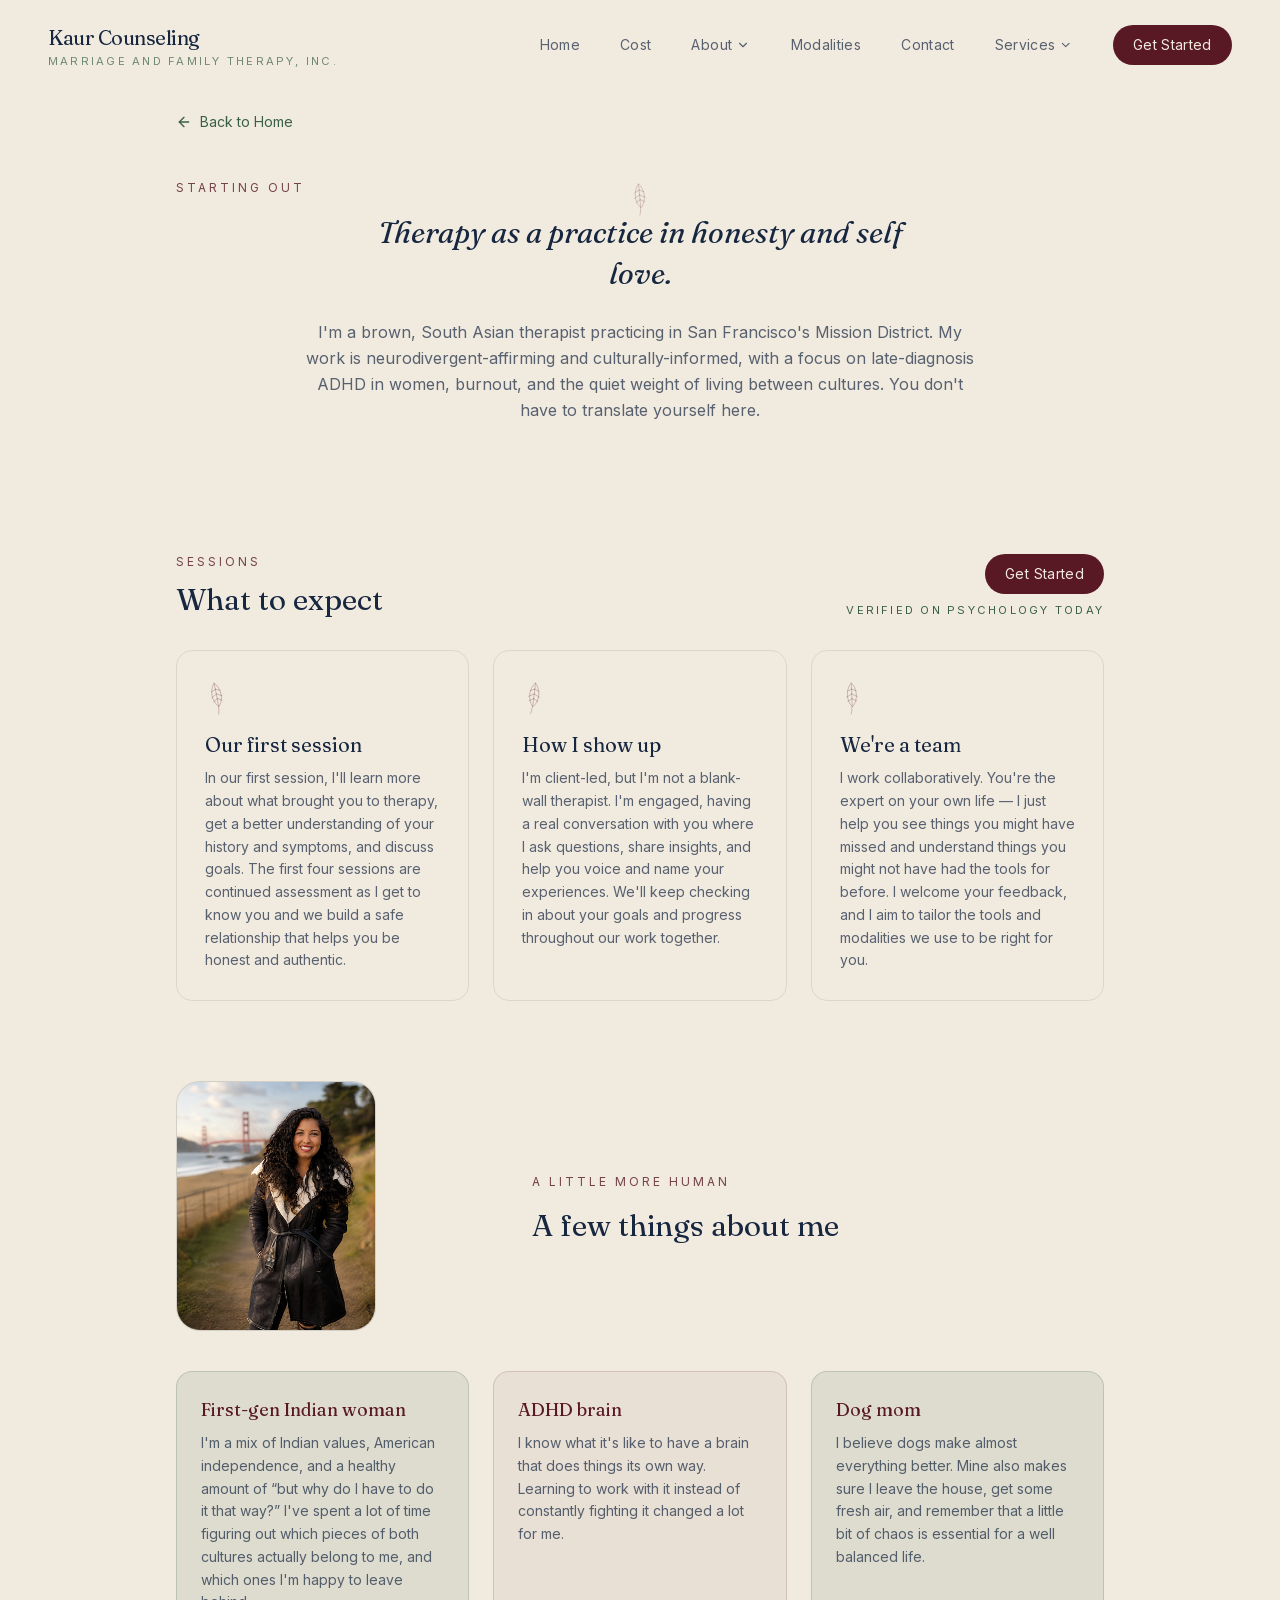
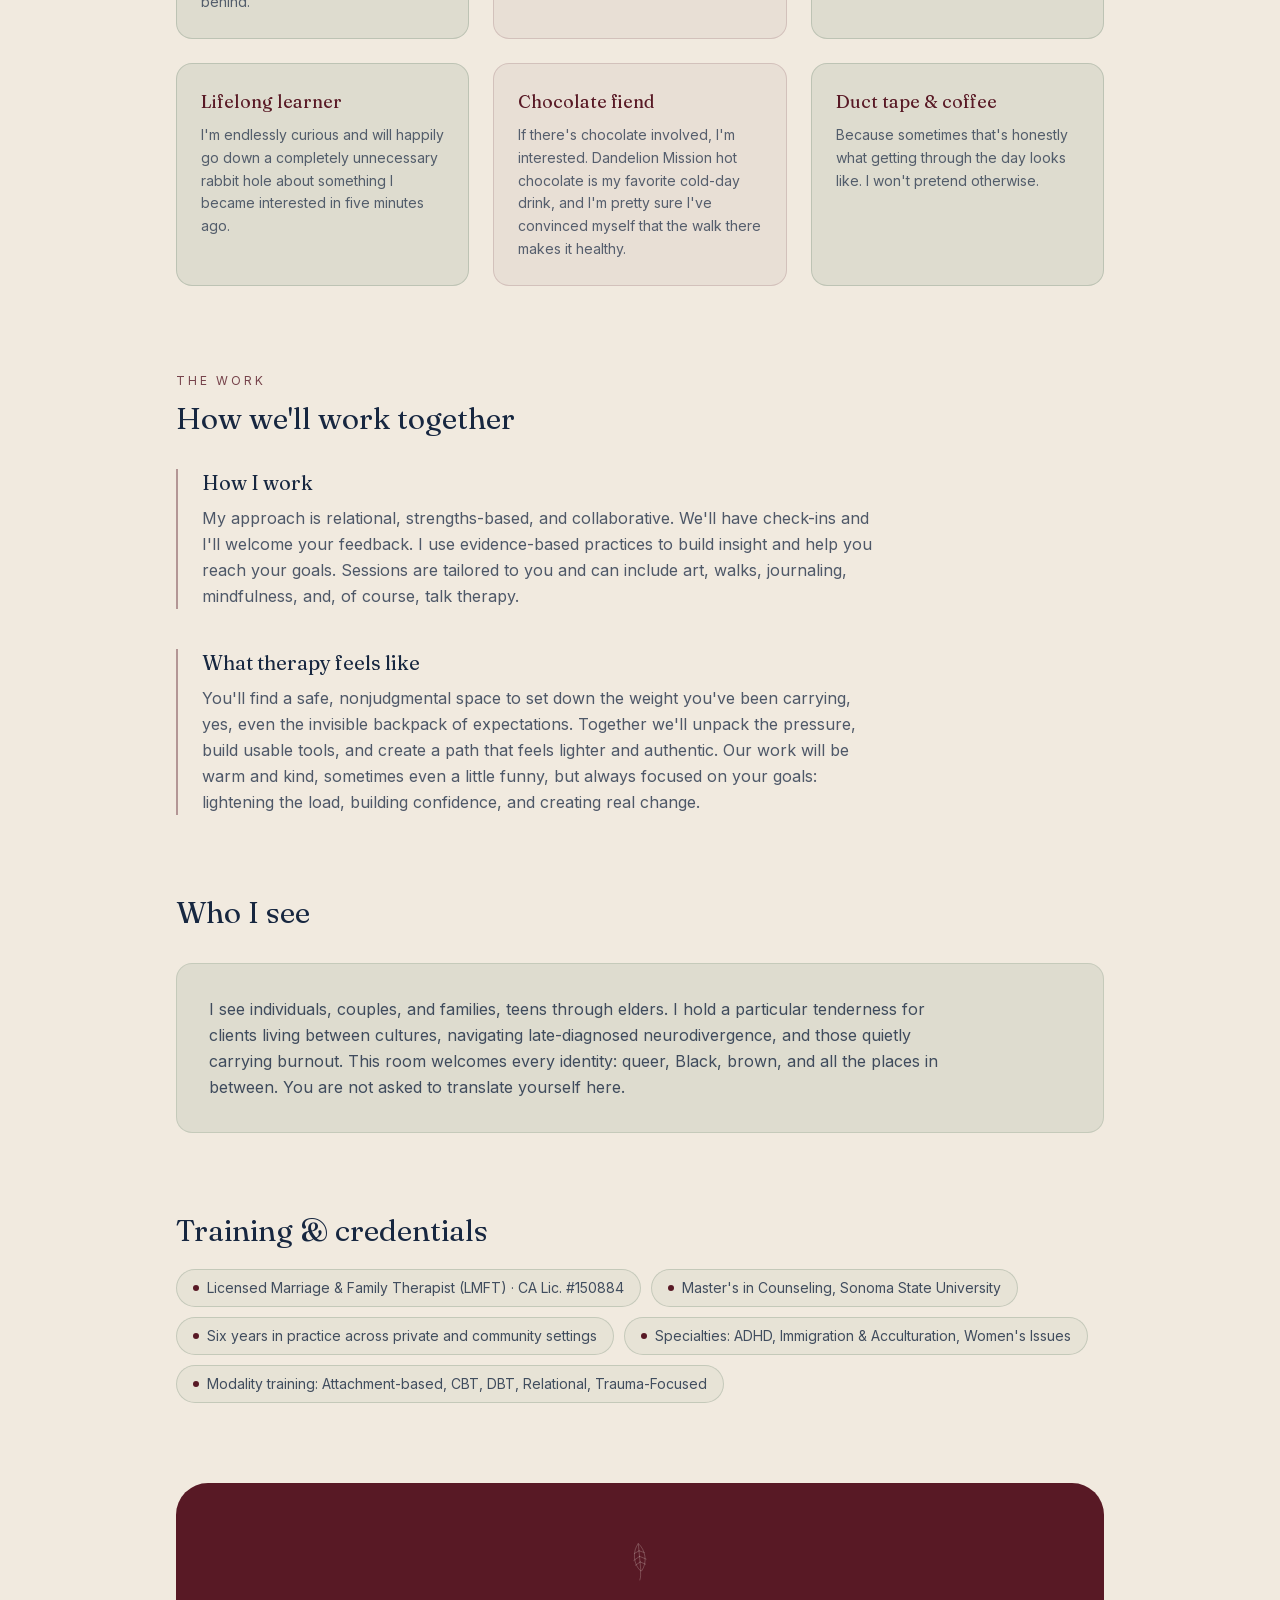
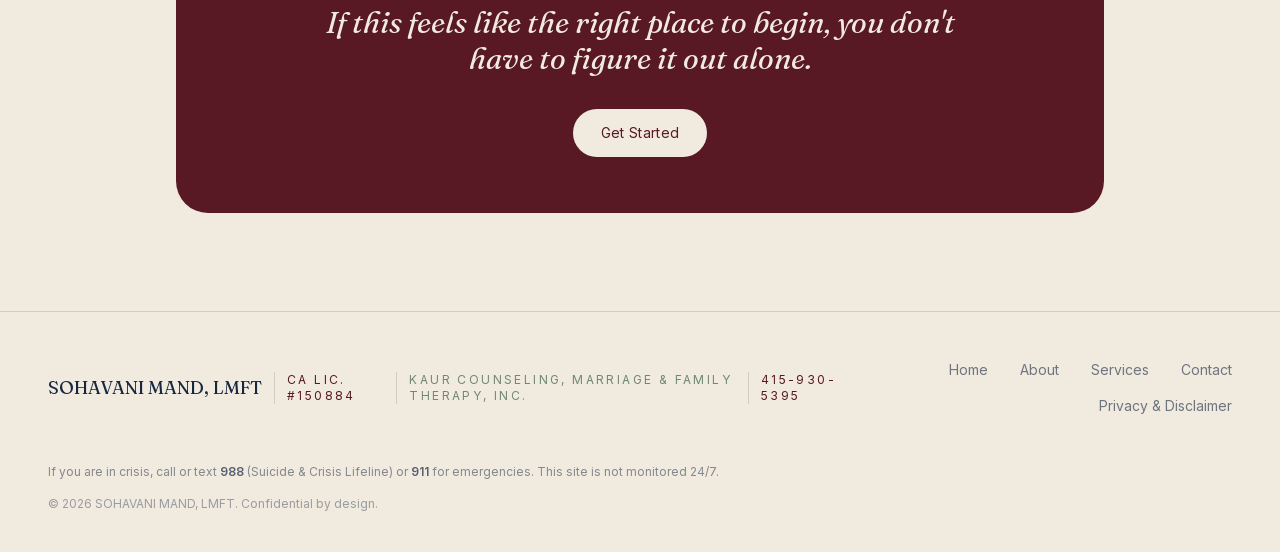
<file: about/index.html>
<!doctype html>
<html lang="en"><head><meta charset="utf-8" /><meta name="viewport" content="width=device-width, initial-scale=1" /><meta name="description" content="About Sohavani Mand, LMFT and Kaur Counseling." /><link rel="icon" type="image/png" sizes="1024x1024" href="../assets/favicon.png" /><link rel="stylesheet" href="../styles.css?v=38" /><title>Sohavani Mand, LMFT | ADHD &amp; Burnout Therapy for Women in the Mission District, San Francisco</title></head><body data-page="about" data-root="../"><div id="page-app"></div><script src="../icons.js?v=38"></script><script src="../page.js?v=39"></script><script src="../script.js?v=38"></script></body></html>
</file>
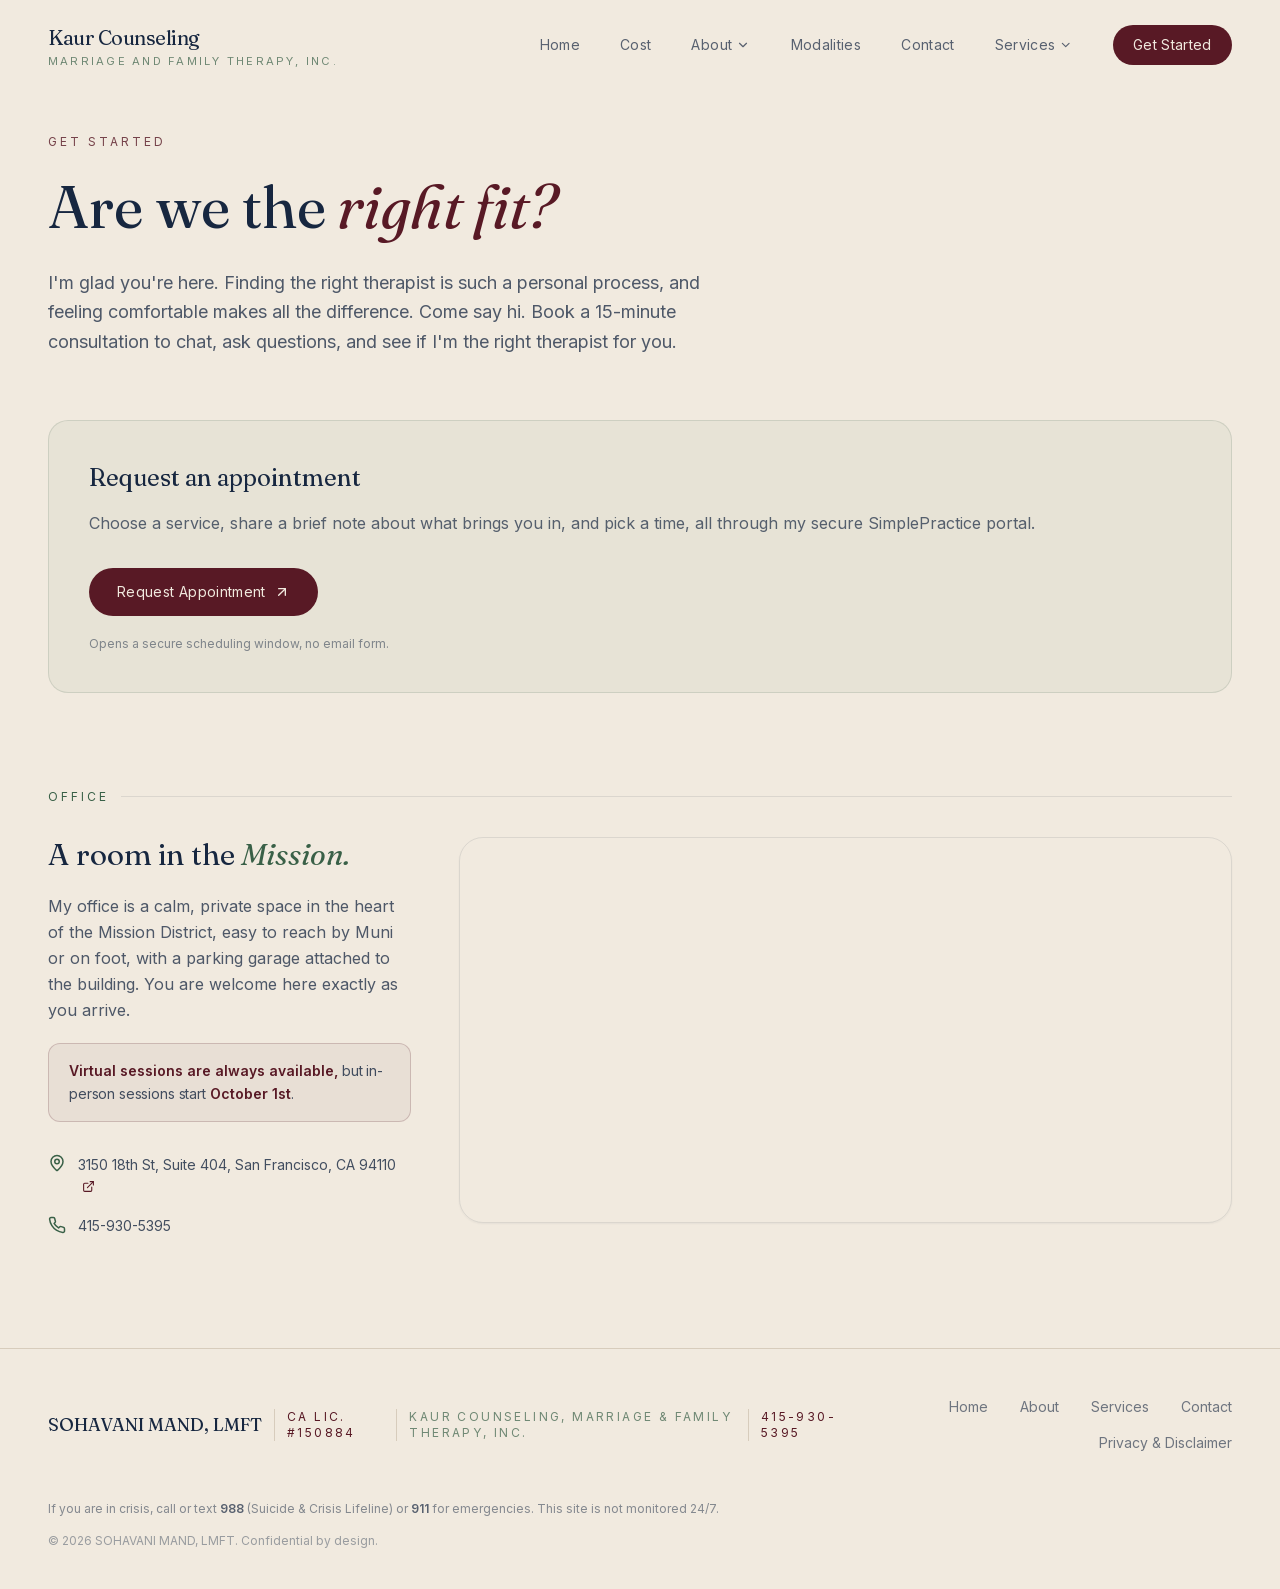
<file: get-started/index.html>
<!doctype html>
<html lang="en"><head><meta charset="utf-8" /><meta name="viewport" content="width=device-width, initial-scale=1" /><meta name="description" content="Request an appointment with Kaur Counseling." /><link rel="icon" type="image/png" sizes="1024x1024" href="../assets/favicon.png" /><link rel="stylesheet" href="../styles.css?v=38" /><title>Sohavani Mand, LMFT | ADHD &amp; Burnout Therapy for Women in the Mission District, San Francisco</title></head><body data-page="get-started" data-root="../"><div id="page-app"></div><script src="../icons.js?v=38"></script><script src="../page.js?v=39"></script><script src="../script.js?v=38"></script></body></html>
</file>
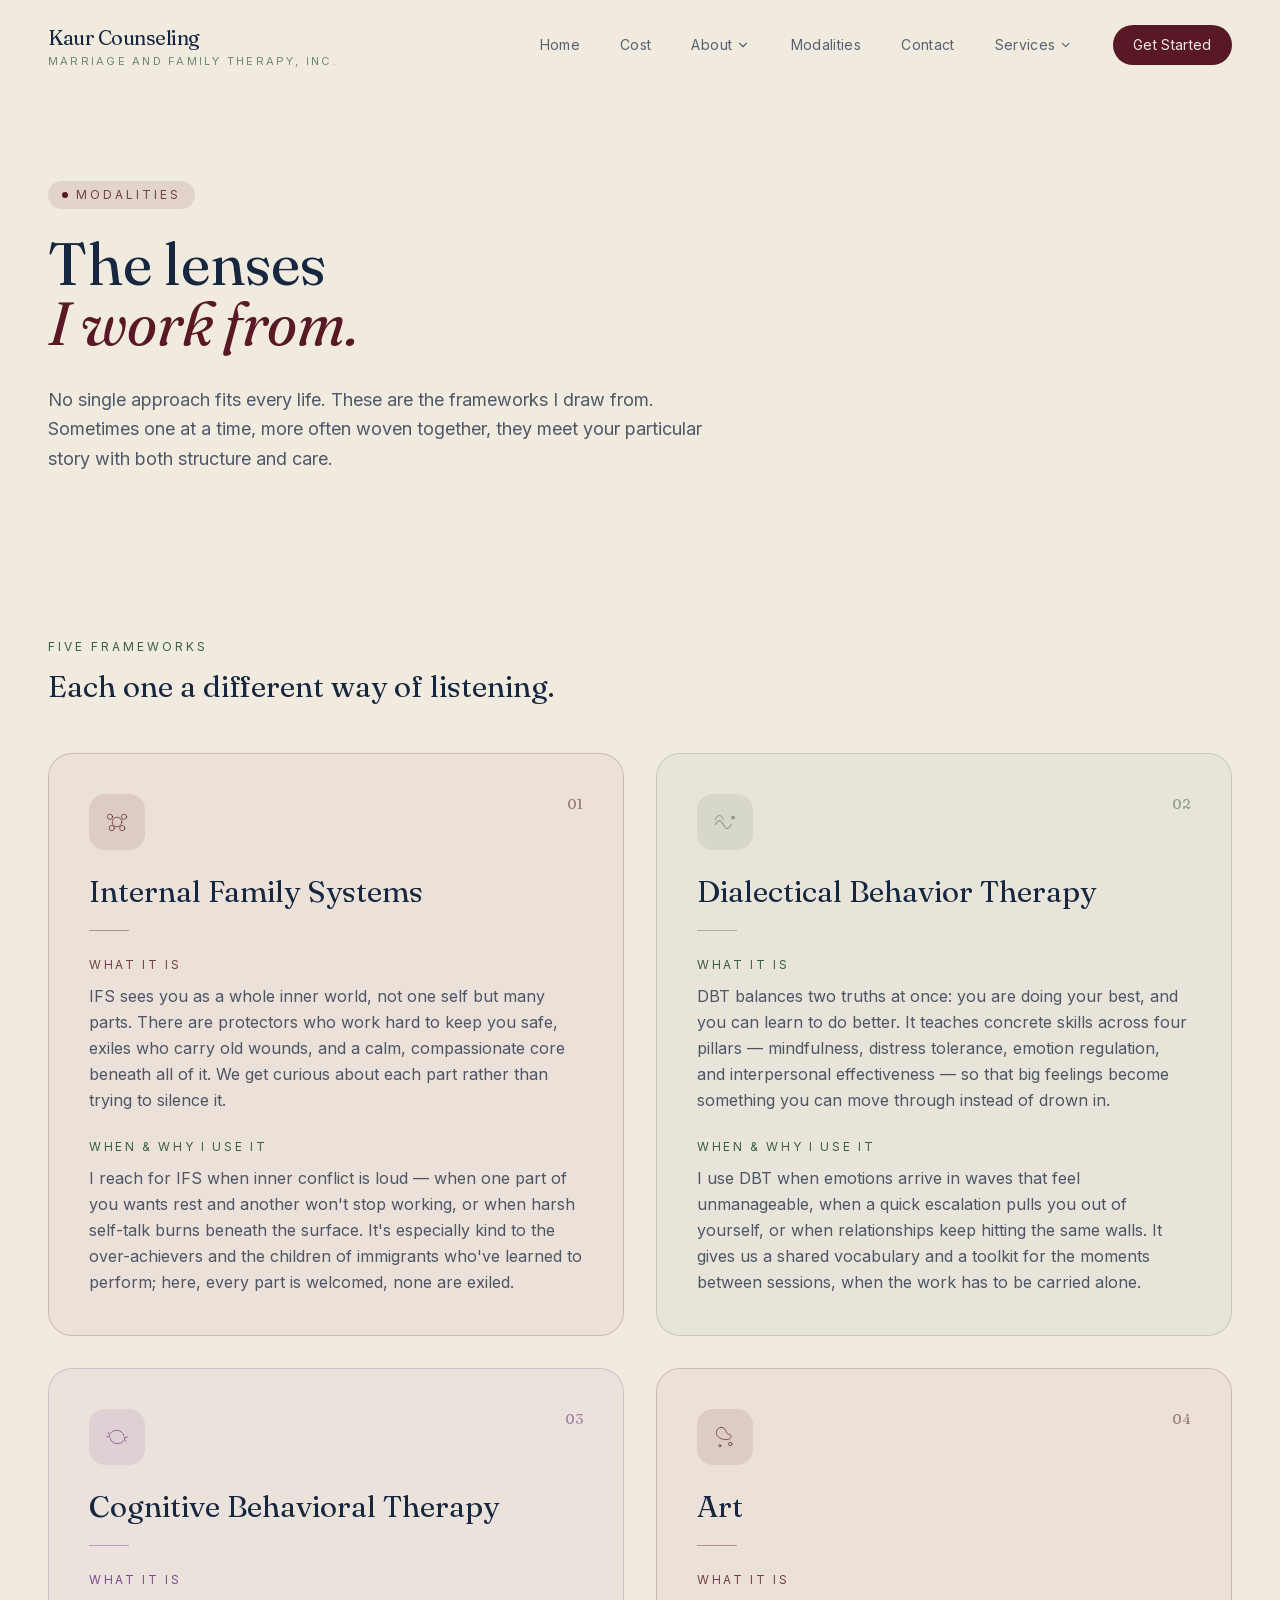
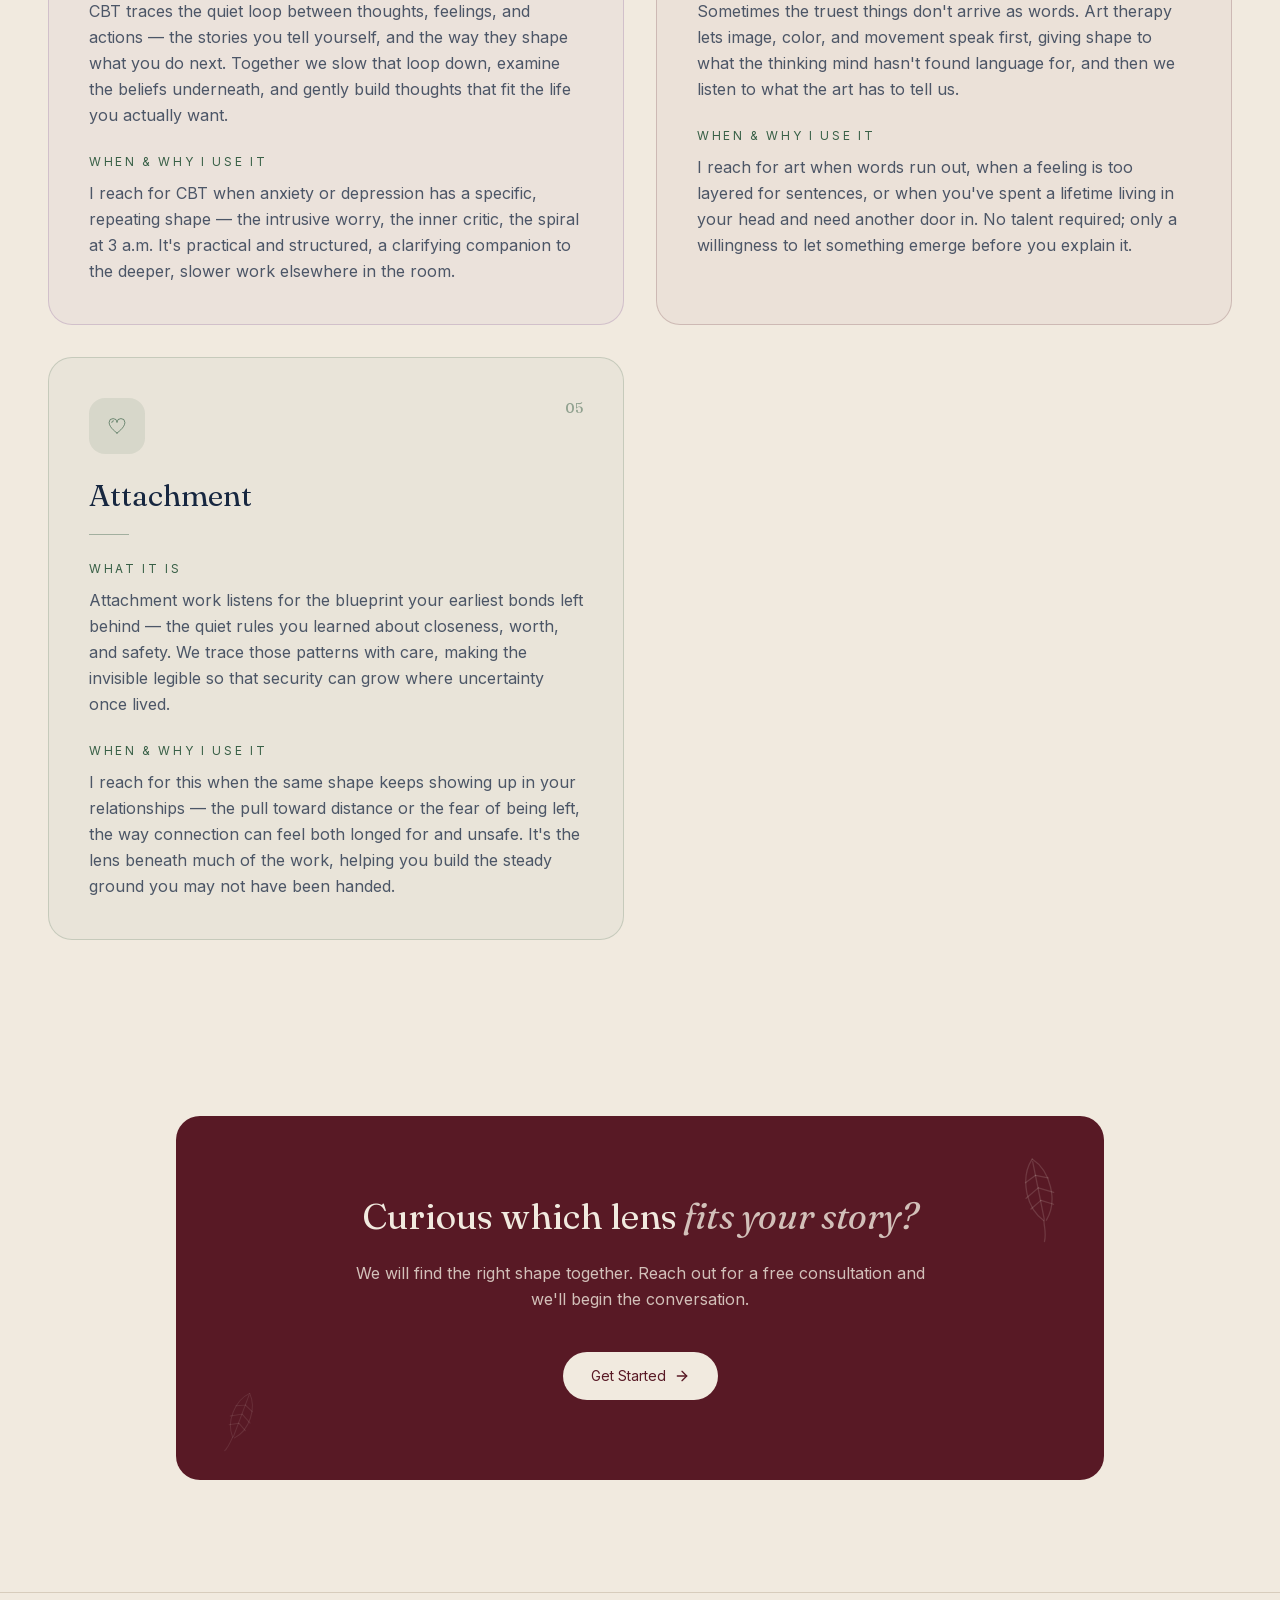
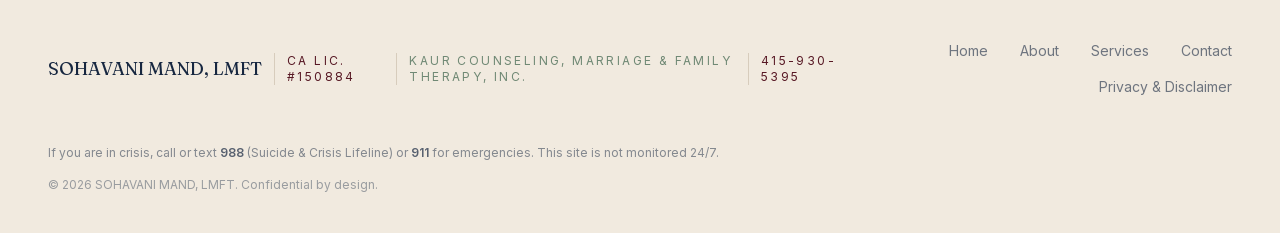
<file: modalities/index.html>
<!doctype html>
<html lang="en"><head><meta charset="utf-8" /><meta name="viewport" content="width=device-width, initial-scale=1" /><meta name="description" content="The therapeutic modalities used by Sohavani Mand, LMFT." /><link rel="icon" type="image/png" sizes="1024x1024" href="../assets/favicon.png" /><link rel="stylesheet" href="../styles.css?v=38" /><title>Sohavani Mand, LMFT | ADHD &amp; Burnout Therapy for Women in the Mission District, San Francisco</title></head><body data-page="modalities" data-root="../"><div id="page-app"></div><script src="../icons.js?v=38"></script><script src="../page.js?v=39"></script><script src="../script.js?v=38"></script></body></html>
</file>
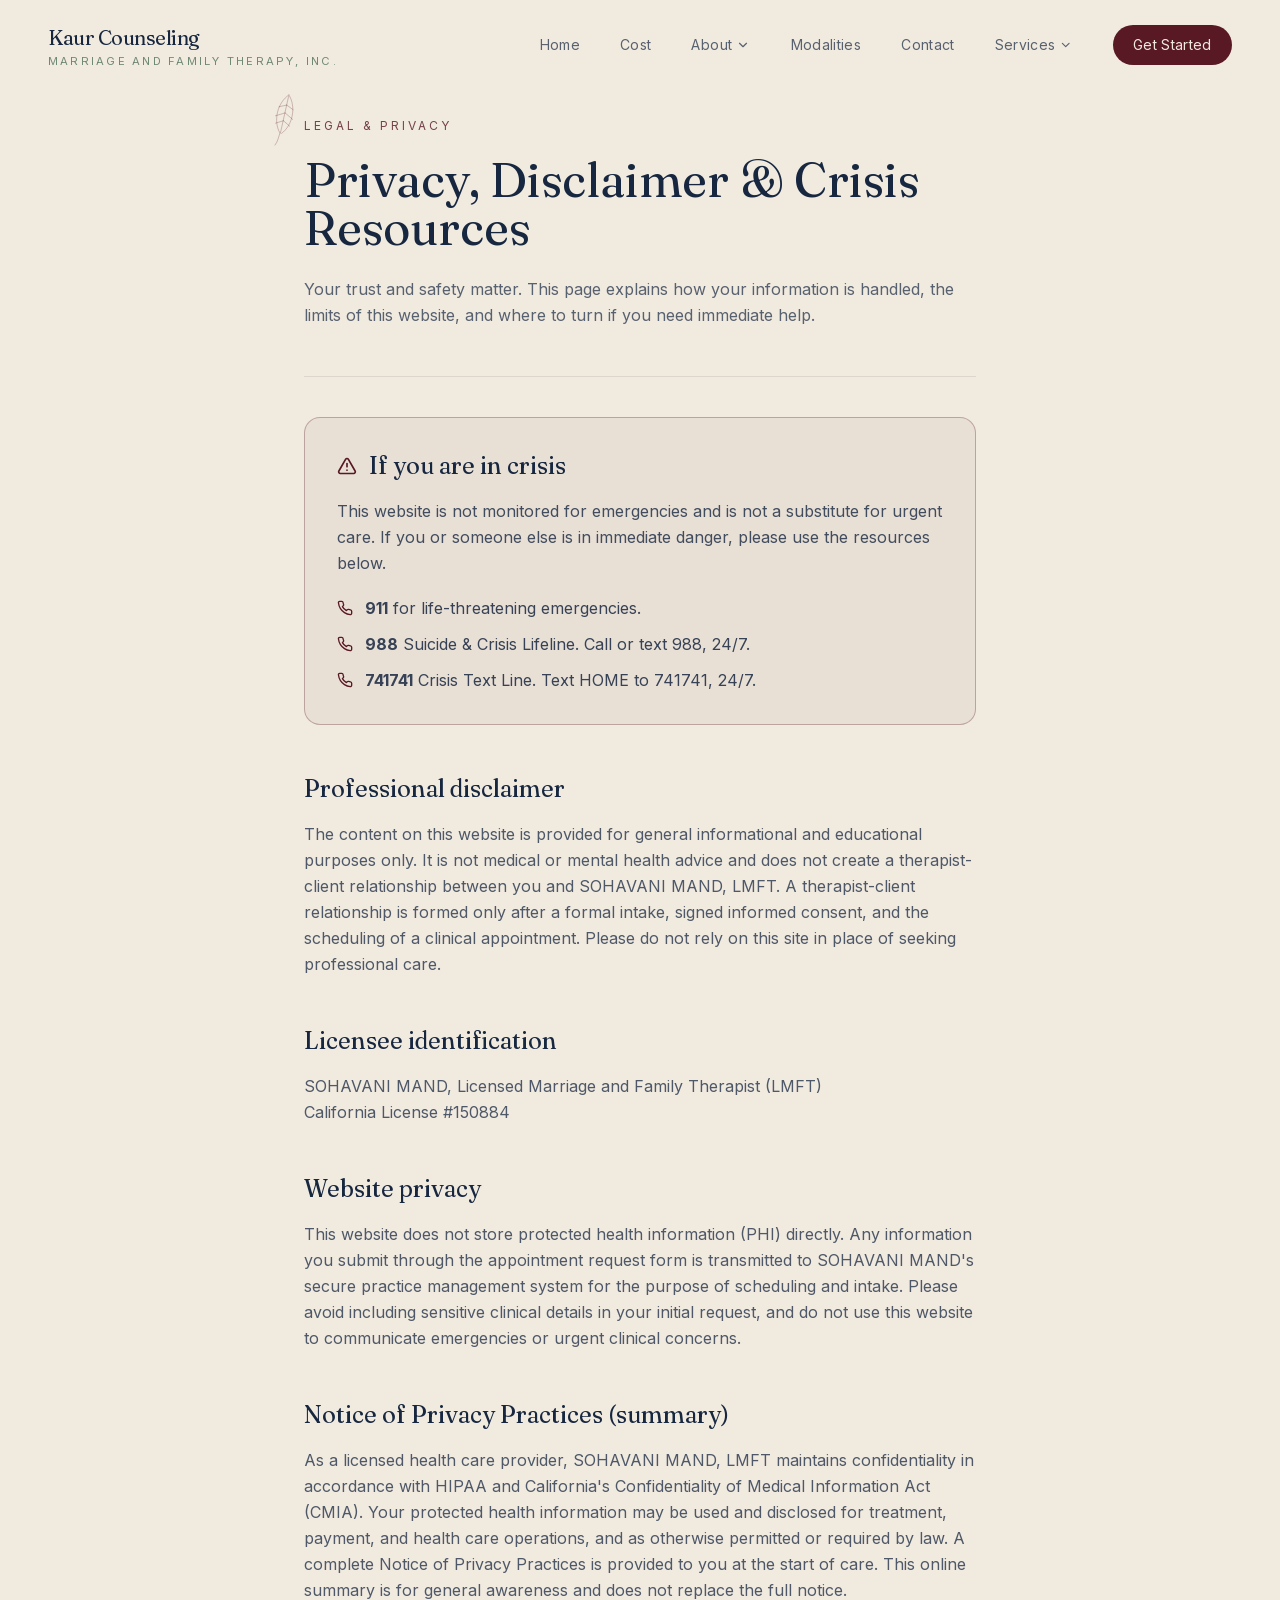
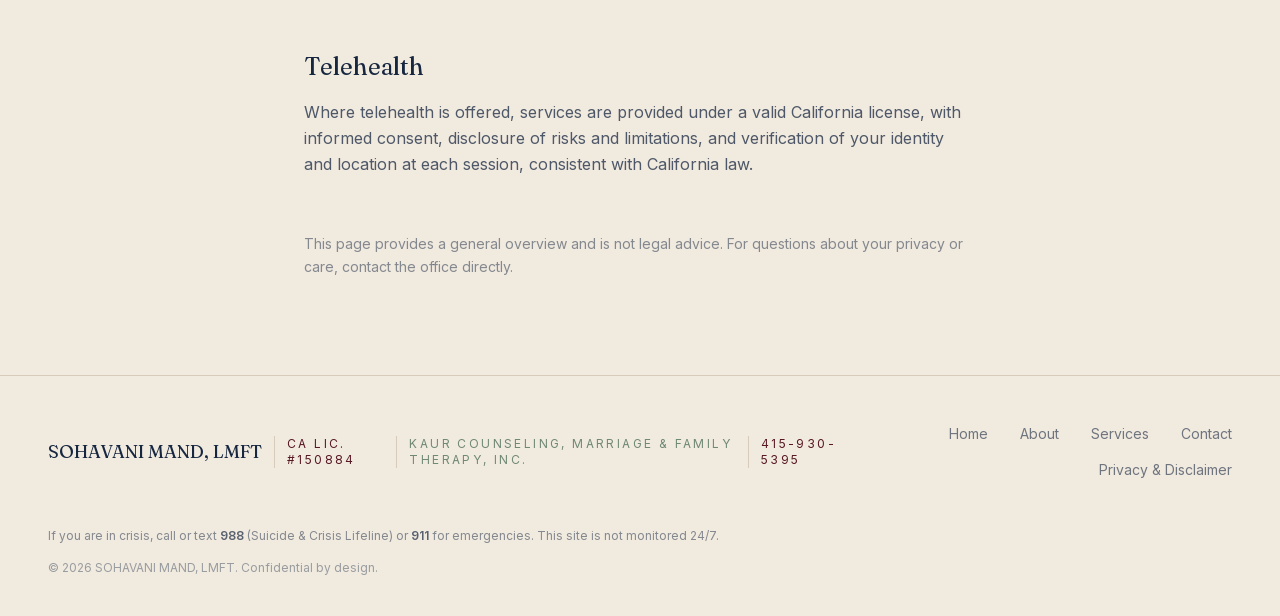
<file: privacy/index.html>
<!doctype html>
<html lang="en"><head><meta charset="utf-8" /><meta name="viewport" content="width=device-width, initial-scale=1" /><meta name="description" content="Privacy, disclaimer, and crisis resources for Kaur Counseling." /><link rel="icon" type="image/png" sizes="1024x1024" href="../assets/favicon.png" /><link rel="stylesheet" href="../styles.css?v=38" /><title>Sohavani Mand, LMFT | ADHD &amp; Burnout Therapy for Women in the Mission District, San Francisco</title></head><body data-page="privacy" data-root="../"><div id="page-app"></div><script src="../icons.js?v=38"></script><script src="../page.js?v=39"></script><script src="../script.js?v=38"></script></body></html>
</file>
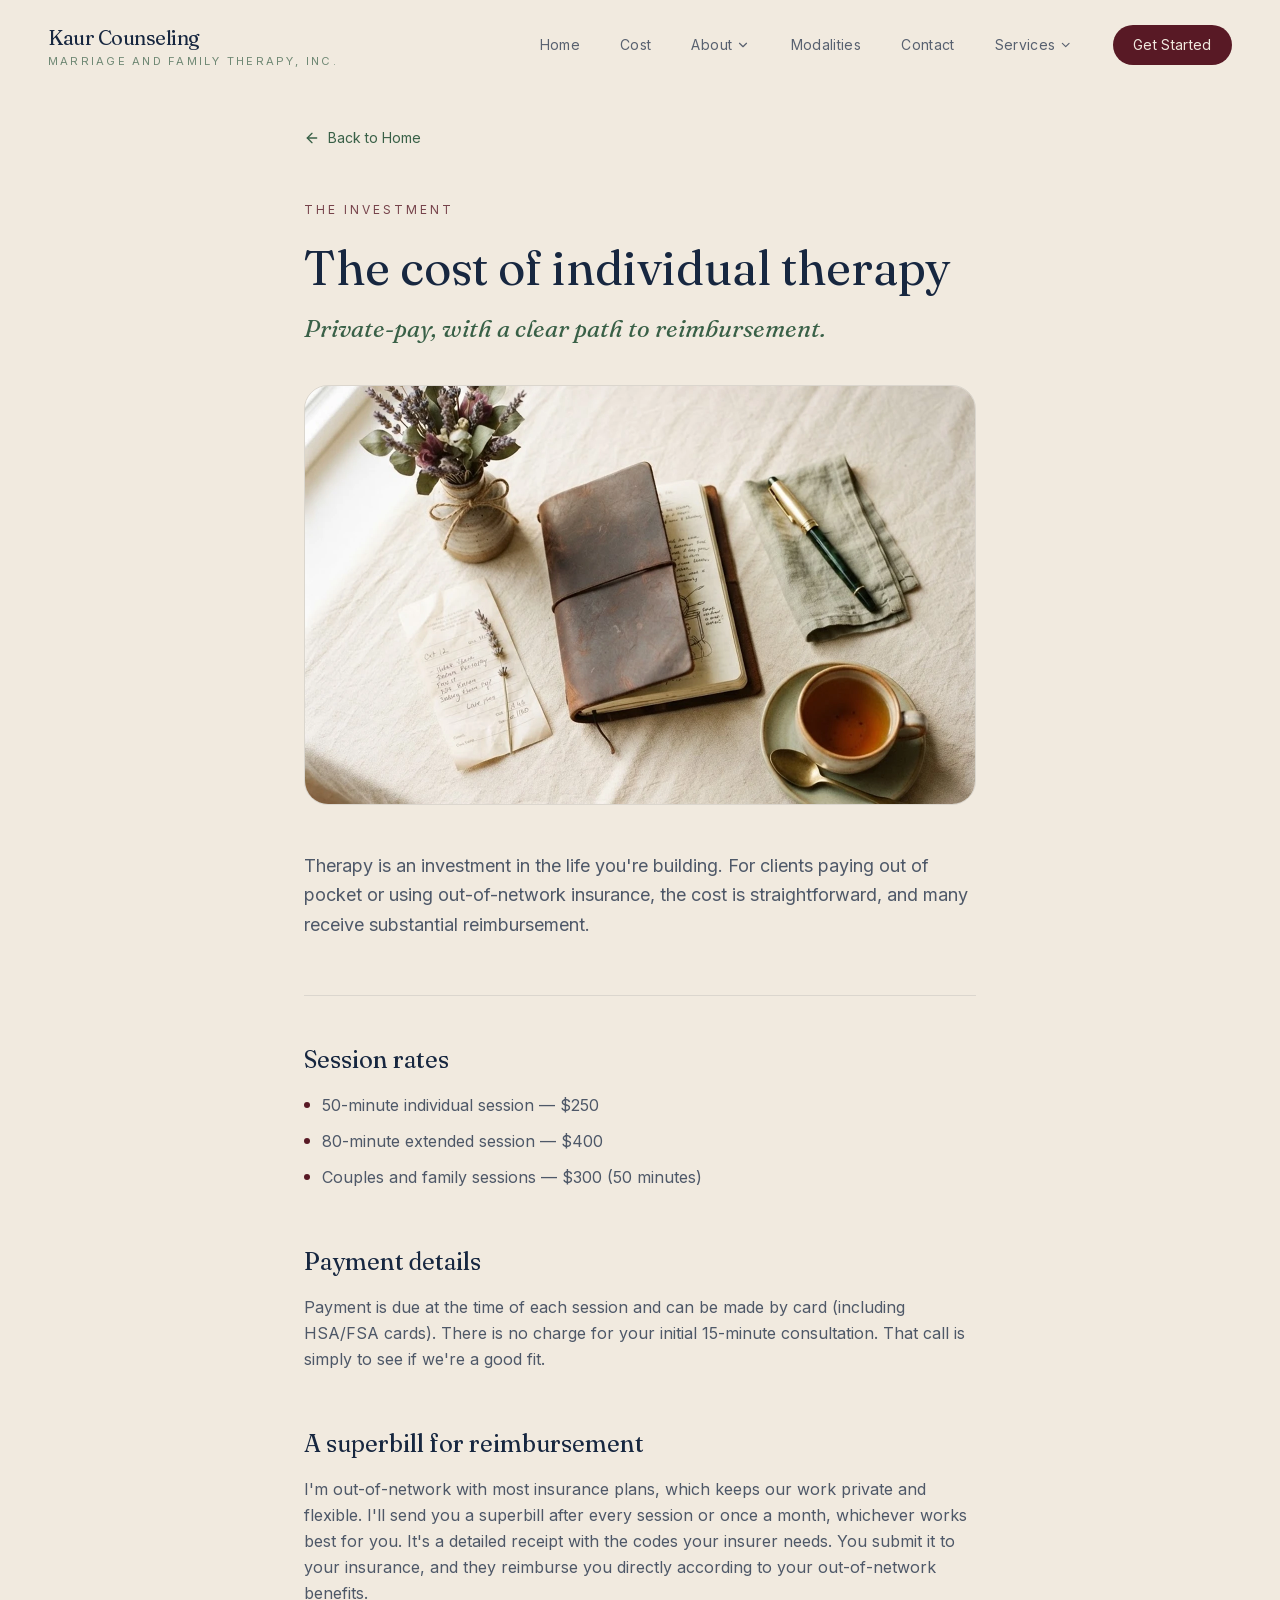
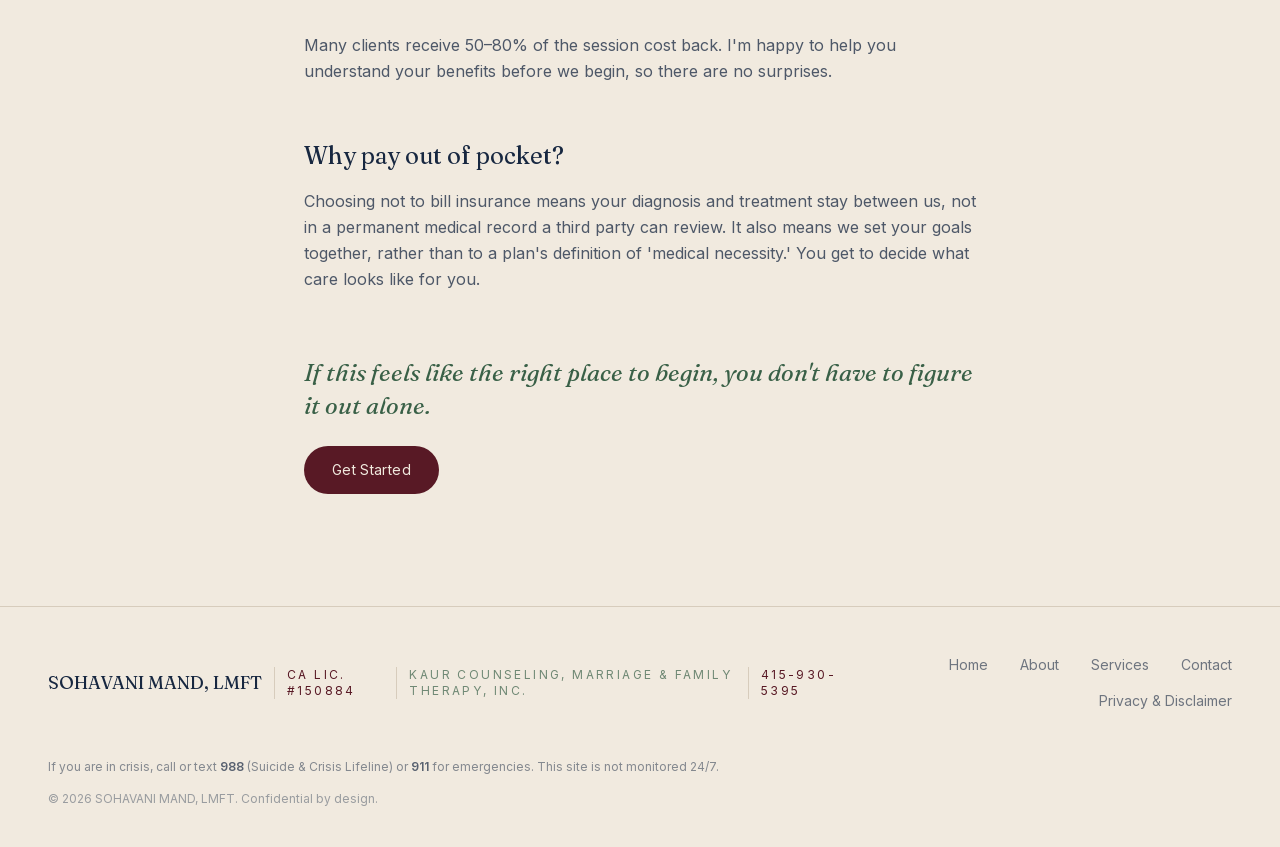
<file: about/cost/index.html>
<!doctype html>
<html lang="en"><head><meta charset="utf-8" /><meta name="viewport" content="width=device-width, initial-scale=1" /><meta name="description" content="Therapy session rates and payment information for Kaur Counseling." /><link rel="icon" type="image/png" sizes="1024x1024" href="../../assets/favicon.png" /><link rel="stylesheet" href="../../styles.css?v=38" /><title>Sohavani Mand, LMFT | ADHD &amp; Burnout Therapy for Women in the Mission District, San Francisco</title></head><body data-page="cost" data-root="../../"><div id="page-app"></div><script src="../../icons.js?v=38"></script><script src="../../page.js?v=39"></script><script src="../../script.js?v=38"></script></body></html>
</file>
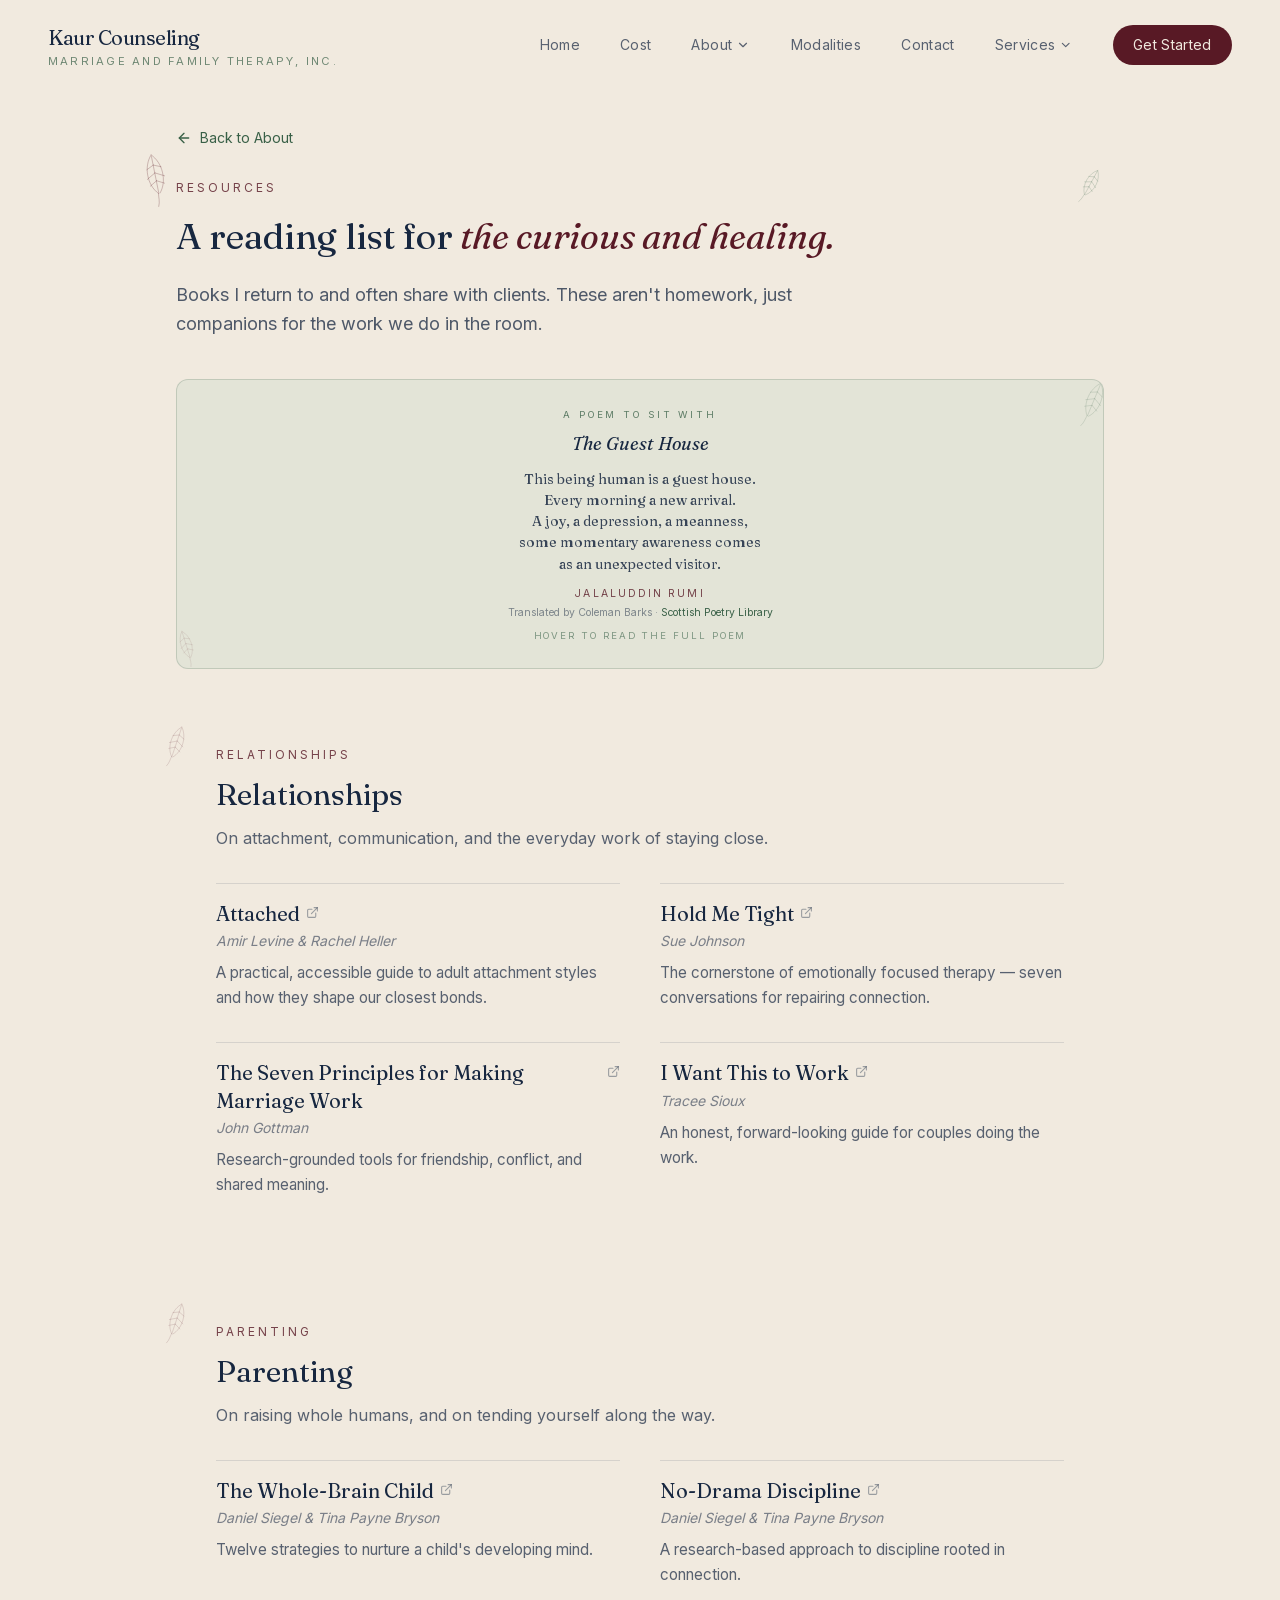
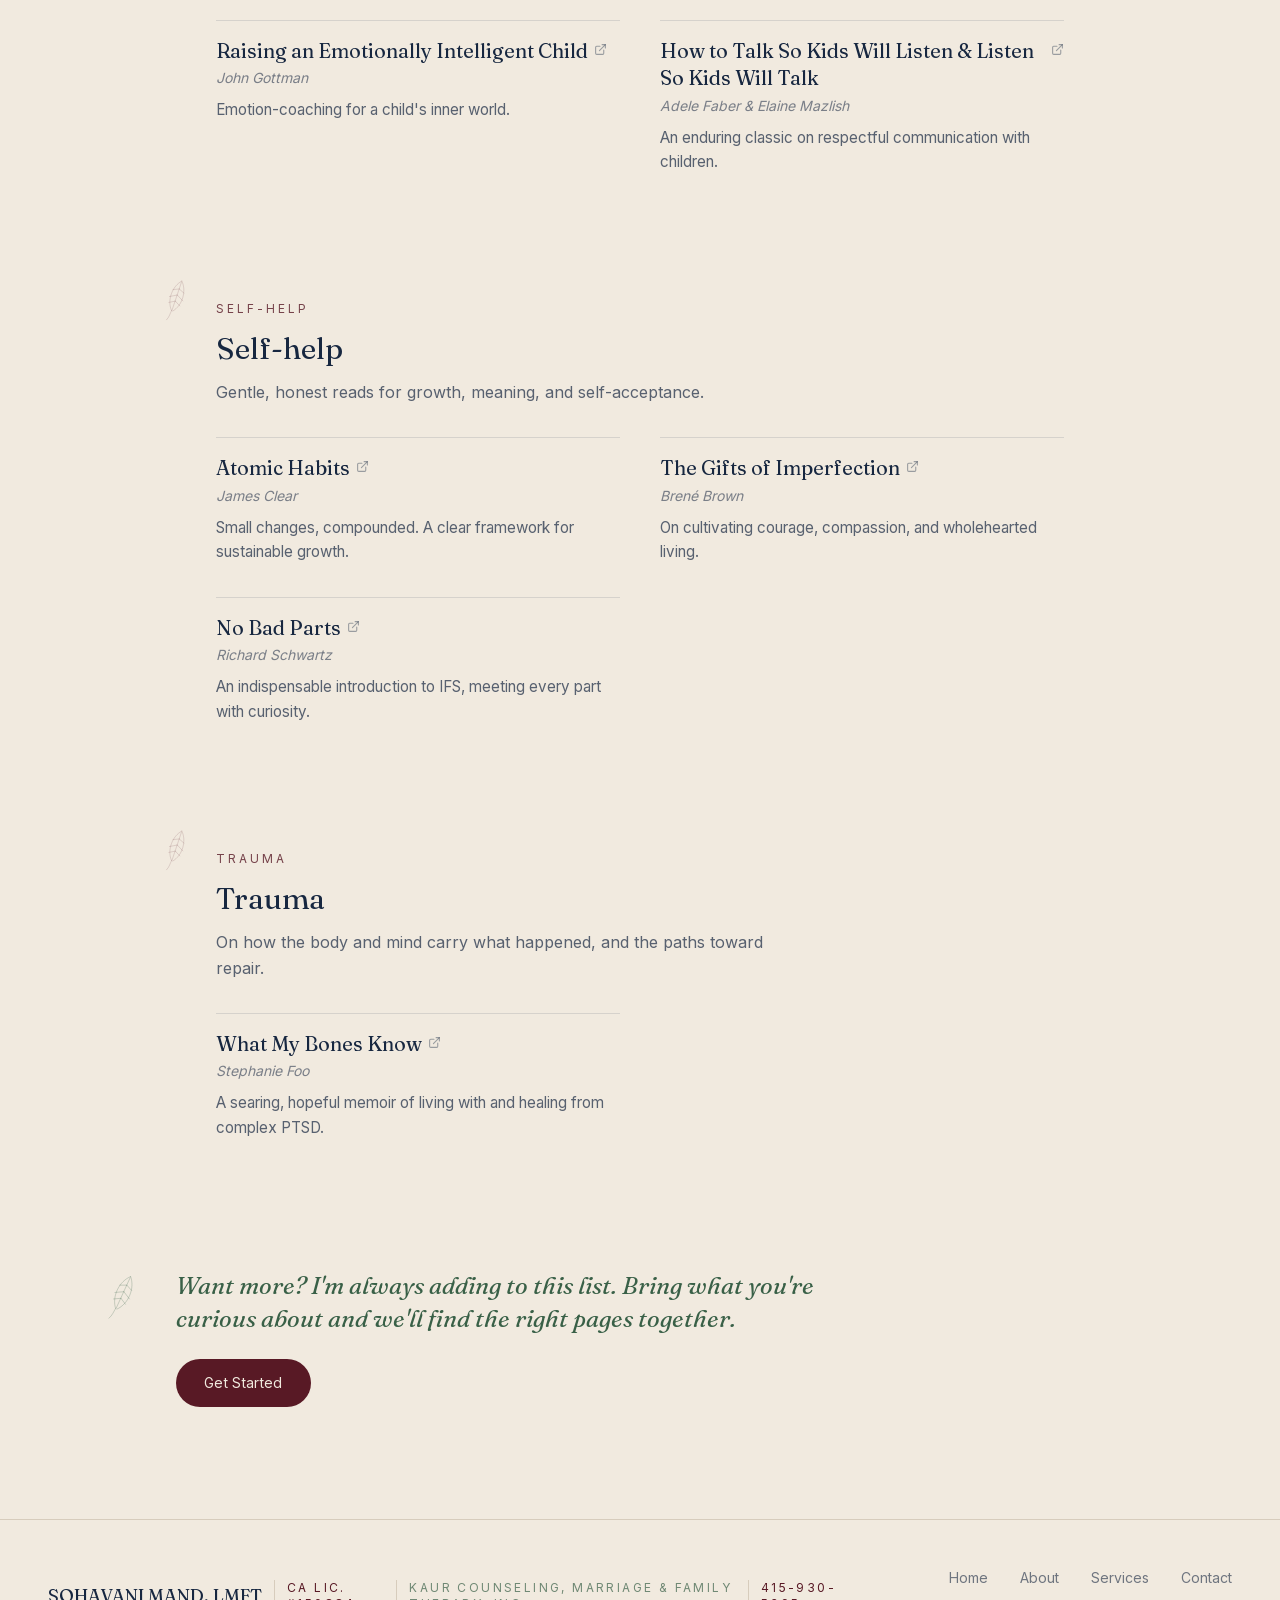
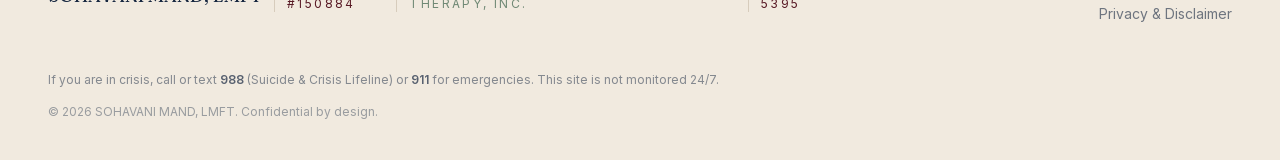
<file: about/resources/index.html>
<!doctype html>
<html lang="en"><head><meta charset="utf-8" /><meta name="viewport" content="width=device-width, initial-scale=1" /><meta name="description" content="A reading list and resources from Kaur Counseling." /><link rel="icon" type="image/png" sizes="1024x1024" href="../../assets/favicon.png" /><link rel="stylesheet" href="../../styles.css?v=38" /><title>Sohavani Mand, LMFT | ADHD &amp; Burnout Therapy for Women in the Mission District, San Francisco</title></head><body data-page="resources" data-root="../../"><div id="page-app"></div><script src="../../icons.js?v=38"></script><script src="../../page.js?v=39"></script><script src="../../script.js?v=38"></script></body></html>
</file>
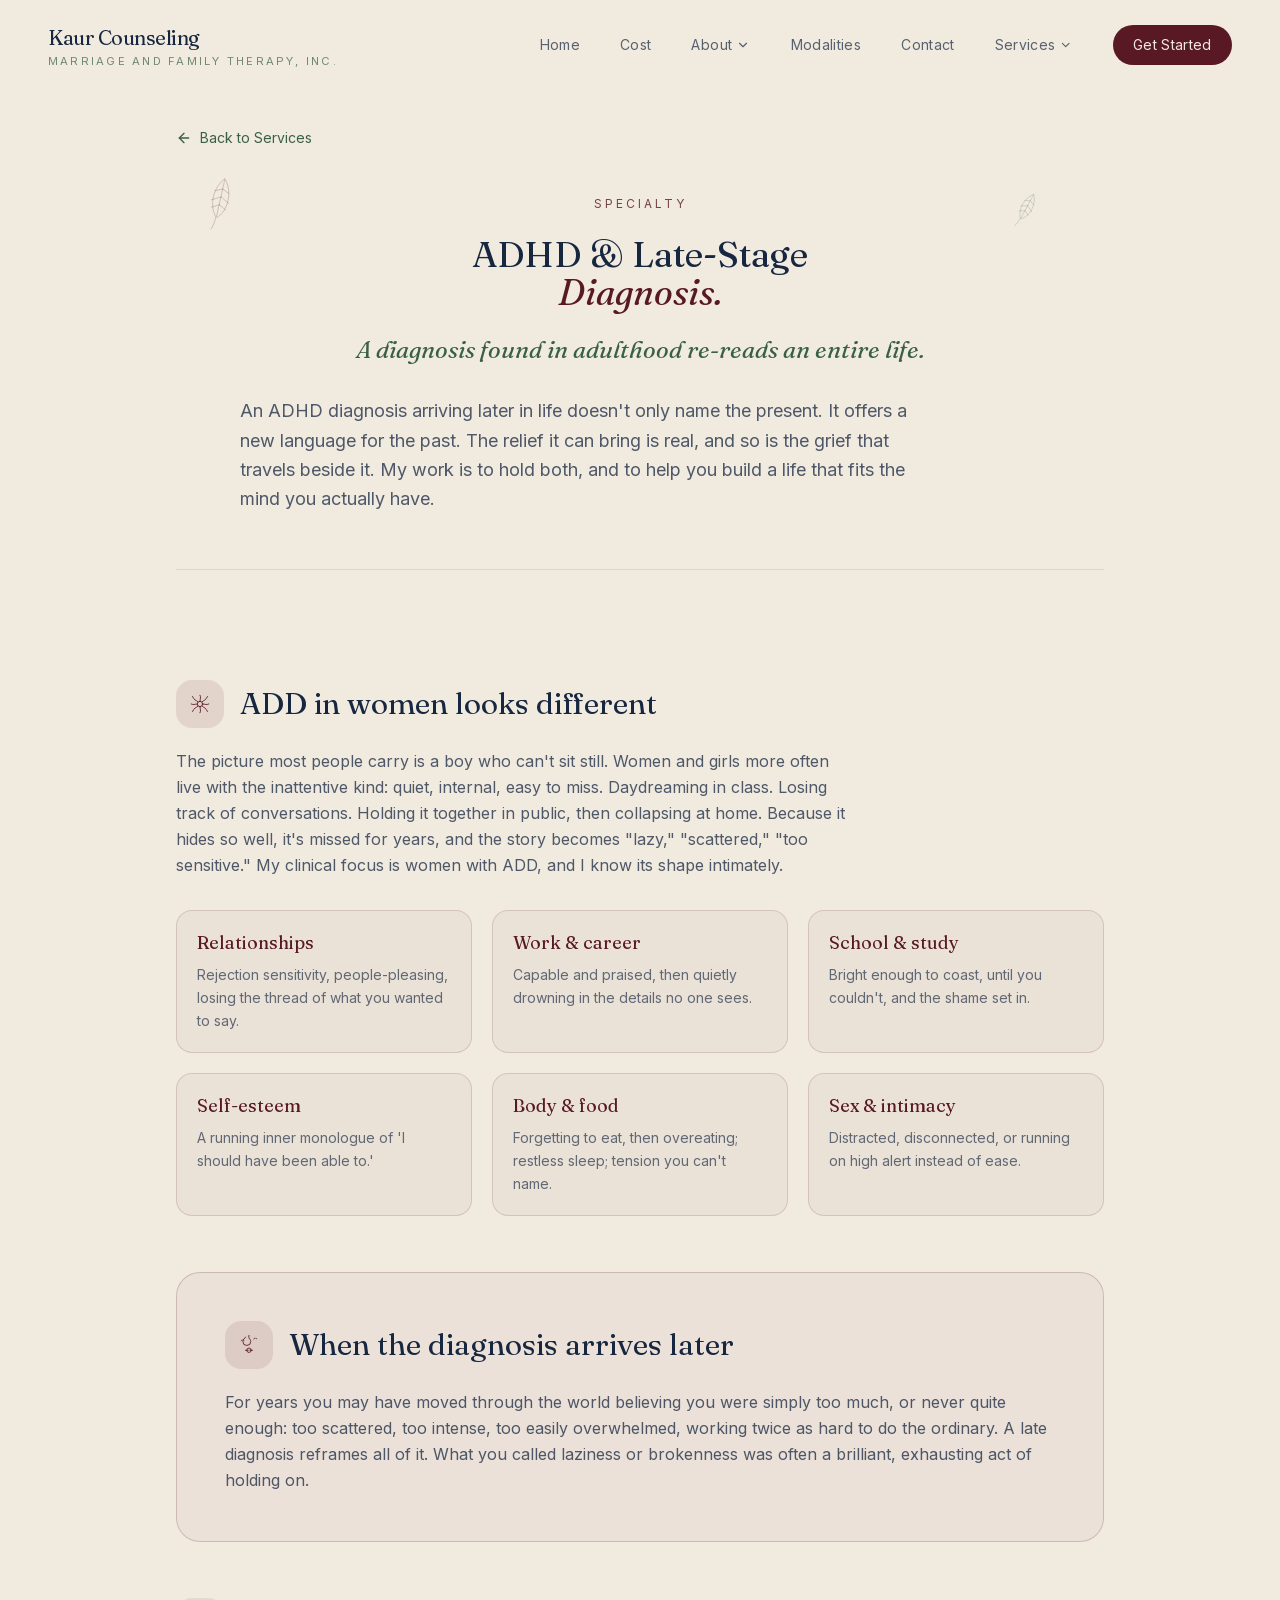
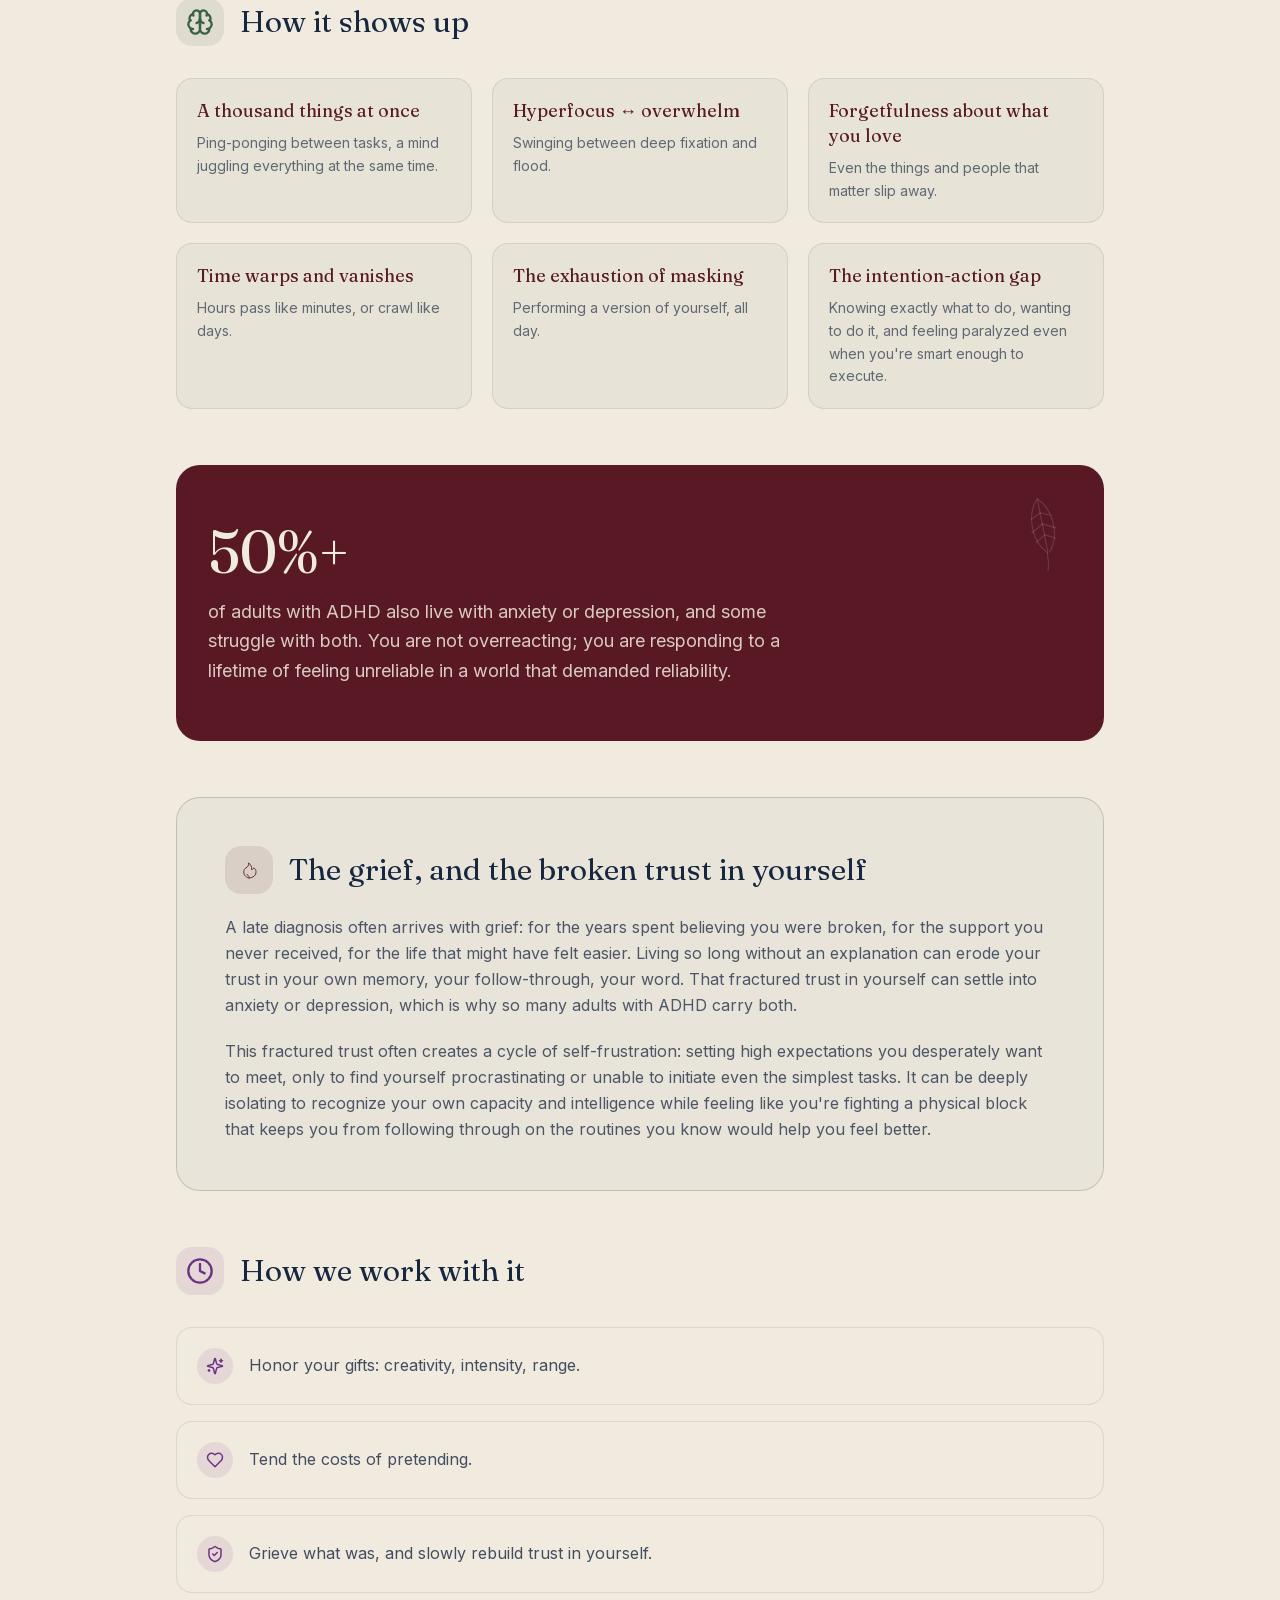
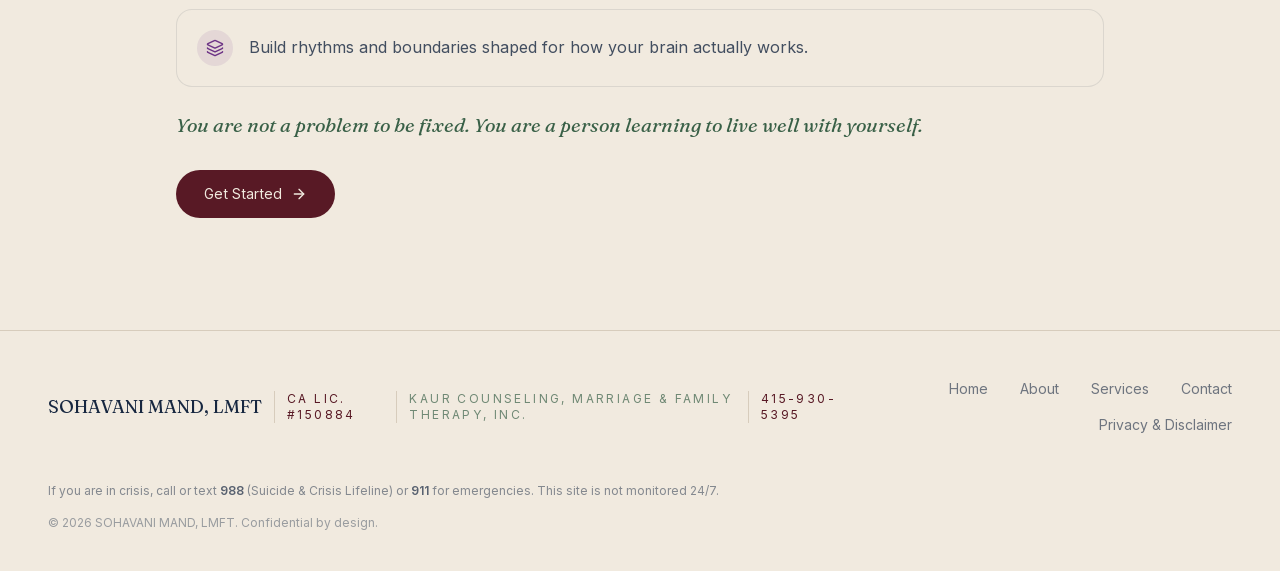
<file: services/adhd/index.html>
<!doctype html>
<html lang="en"><head><meta charset="utf-8" /><meta name="viewport" content="width=device-width, initial-scale=1" /><meta name="description" content="ADHD and late-diagnosis therapy with Kaur Counseling." /><link rel="icon" type="image/png" sizes="1024x1024" href="../../assets/favicon.png" /><link rel="stylesheet" href="../../styles.css?v=38" /><title>Sohavani Mand, LMFT | ADHD &amp; Burnout Therapy for Women in the Mission District, San Francisco</title></head><body data-page="services/adhd" data-root="../../"><div id="page-app"></div><script src="../../icons.js?v=38"></script><script src="../../page.js?v=39"></script><script src="../../script.js?v=38"></script></body></html>
</file>
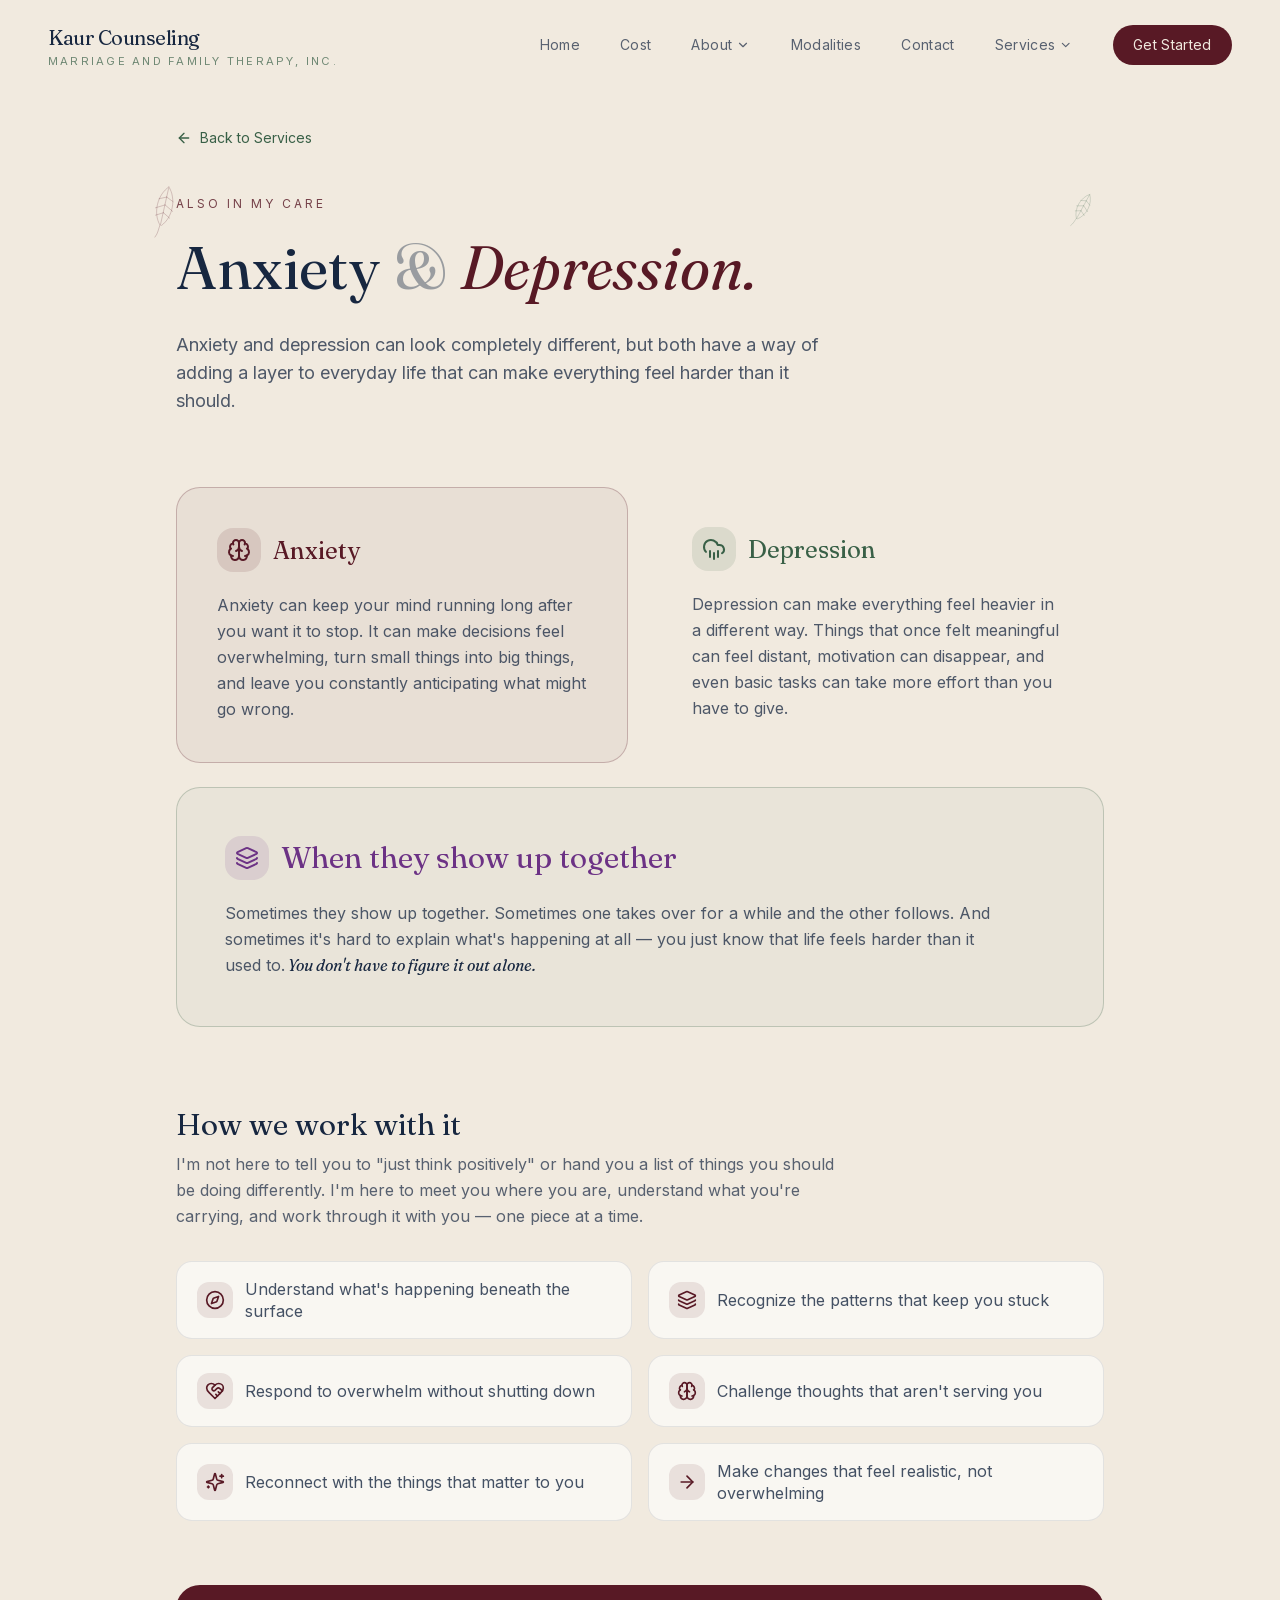
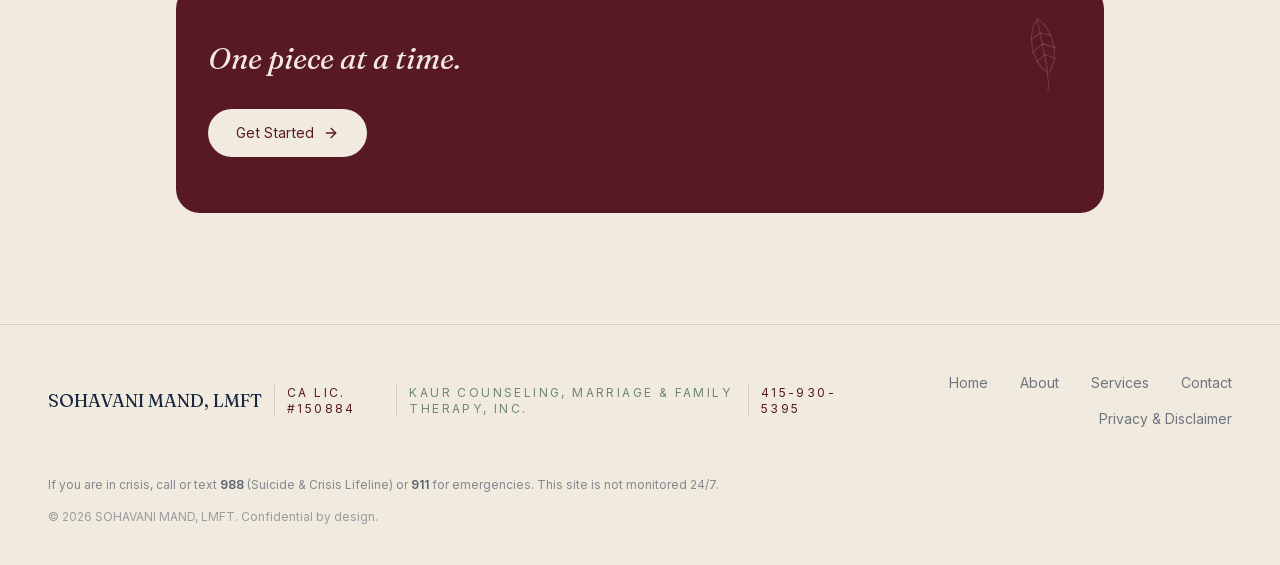
<file: services/anxiety-depression/index.html>
<!doctype html>
<html lang="en"><head><meta charset="utf-8" /><meta name="viewport" content="width=device-width, initial-scale=1" /><meta name="description" content="Anxiety and depression therapy with Kaur Counseling." /><link rel="icon" type="image/png" sizes="1024x1024" href="../../assets/favicon.png" /><link rel="stylesheet" href="../../styles.css?v=38" /><title>Sohavani Mand, LMFT | ADHD &amp; Burnout Therapy for Women in the Mission District, San Francisco</title></head><body data-page="services/anxiety-depression" data-root="../../"><div id="page-app"></div><script src="../../icons.js?v=38"></script><script src="../../page.js?v=39"></script><script src="../../script.js?v=38"></script></body></html>
</file>
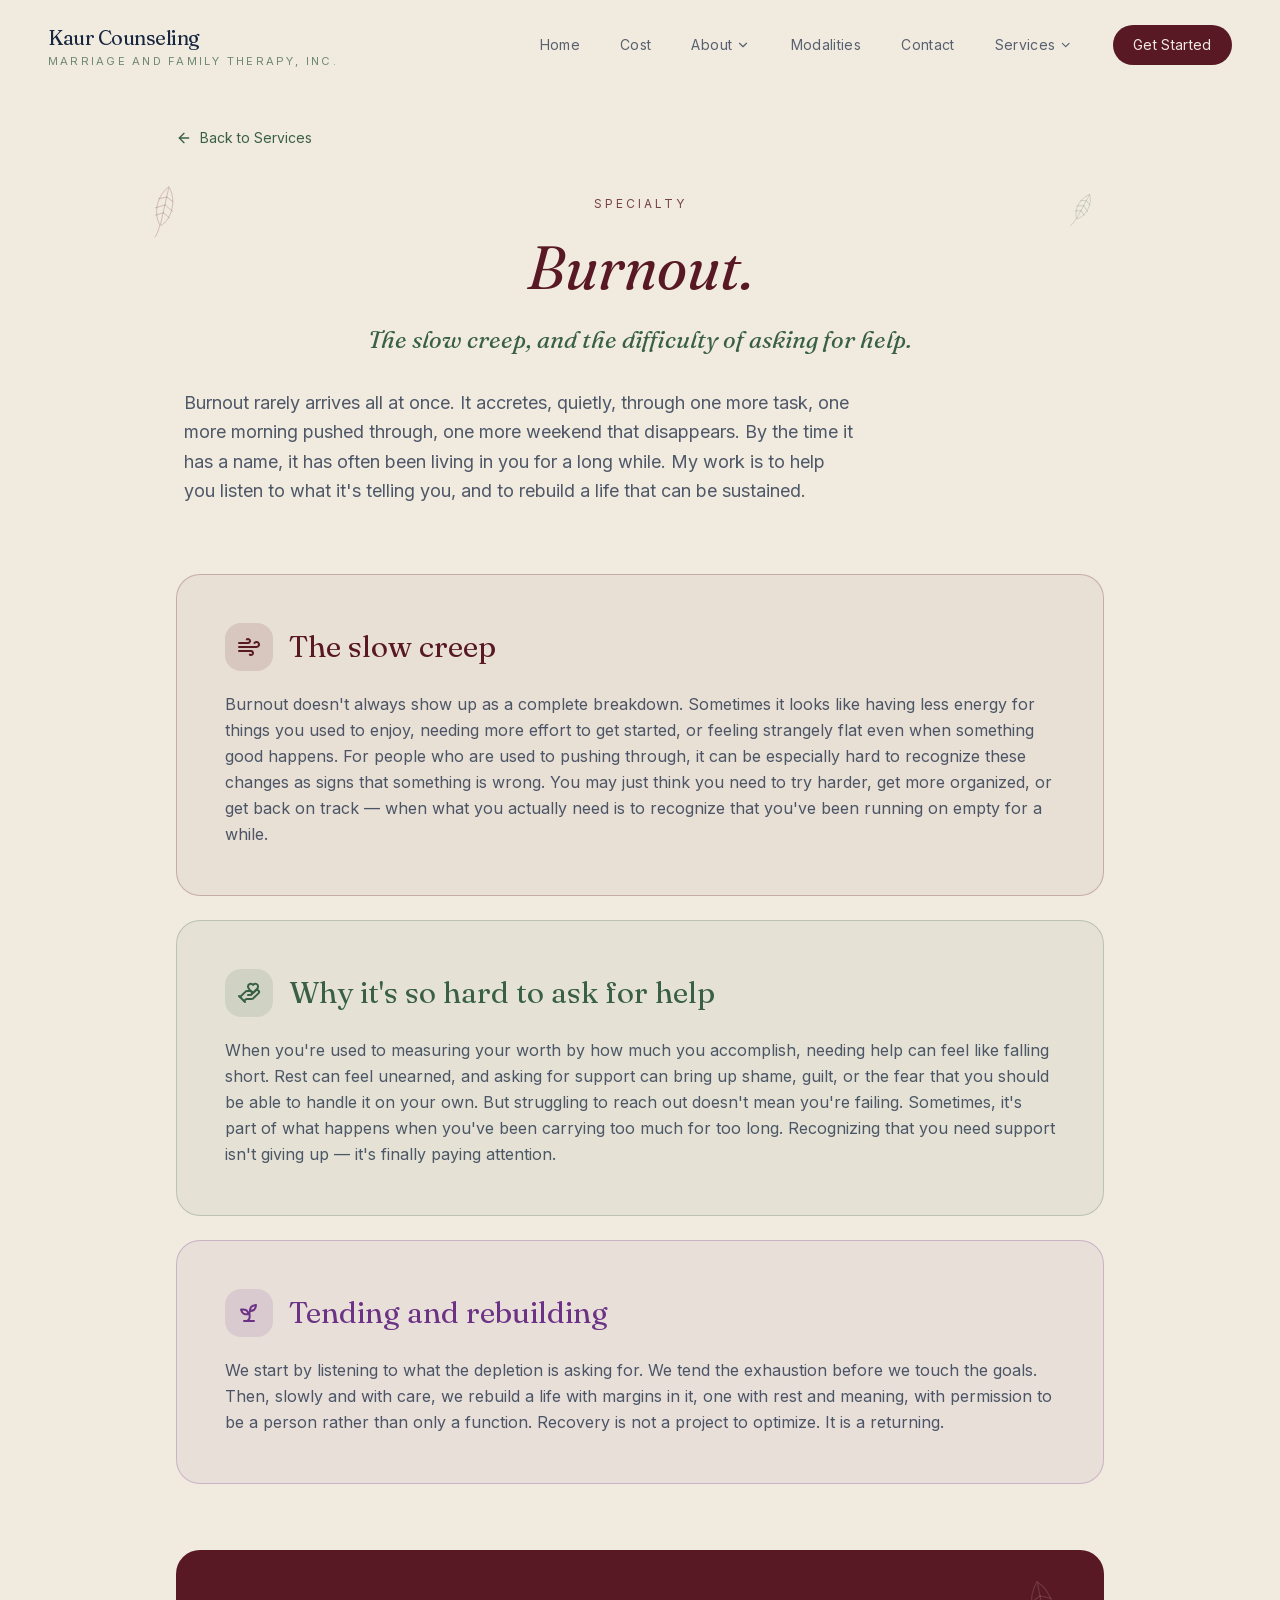
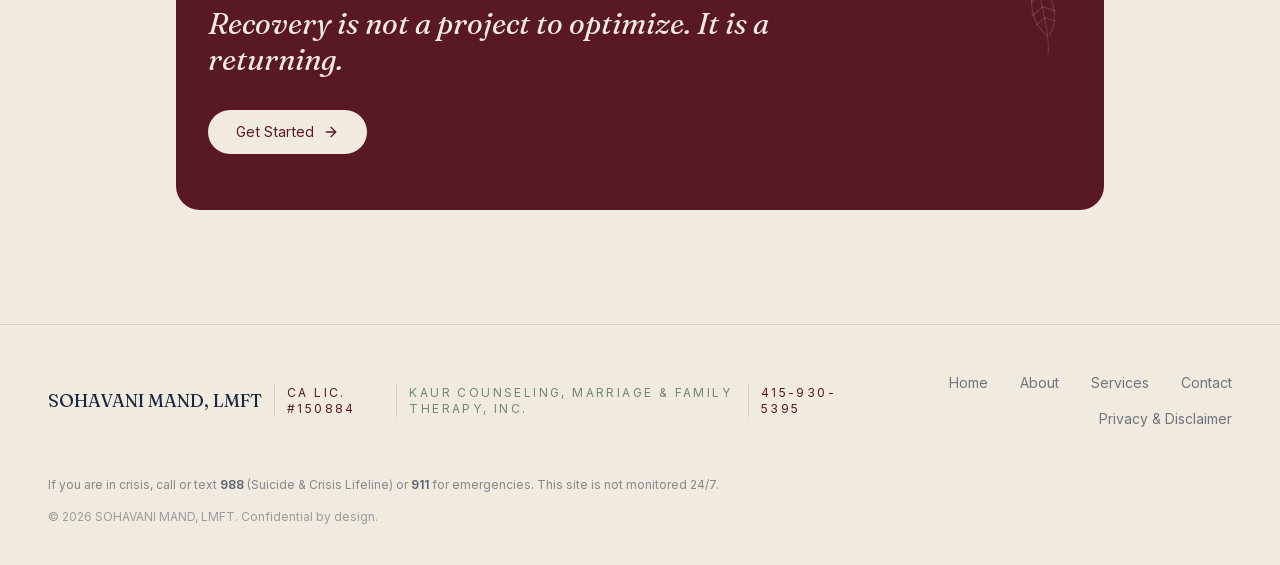
<file: services/burnout/index.html>
<!doctype html>
<html lang="en"><head><meta charset="utf-8" /><meta name="viewport" content="width=device-width, initial-scale=1" /><meta name="description" content="Burnout therapy with Kaur Counseling." /><link rel="icon" type="image/png" sizes="1024x1024" href="../../assets/favicon.png" /><link rel="stylesheet" href="../../styles.css?v=38" /><title>Sohavani Mand, LMFT | ADHD &amp; Burnout Therapy for Women in the Mission District, San Francisco</title></head><body data-page="services/burnout" data-root="../../"><div id="page-app"></div><script src="../../icons.js?v=38"></script><script src="../../page.js?v=39"></script><script src="../../script.js?v=38"></script></body></html>
</file>
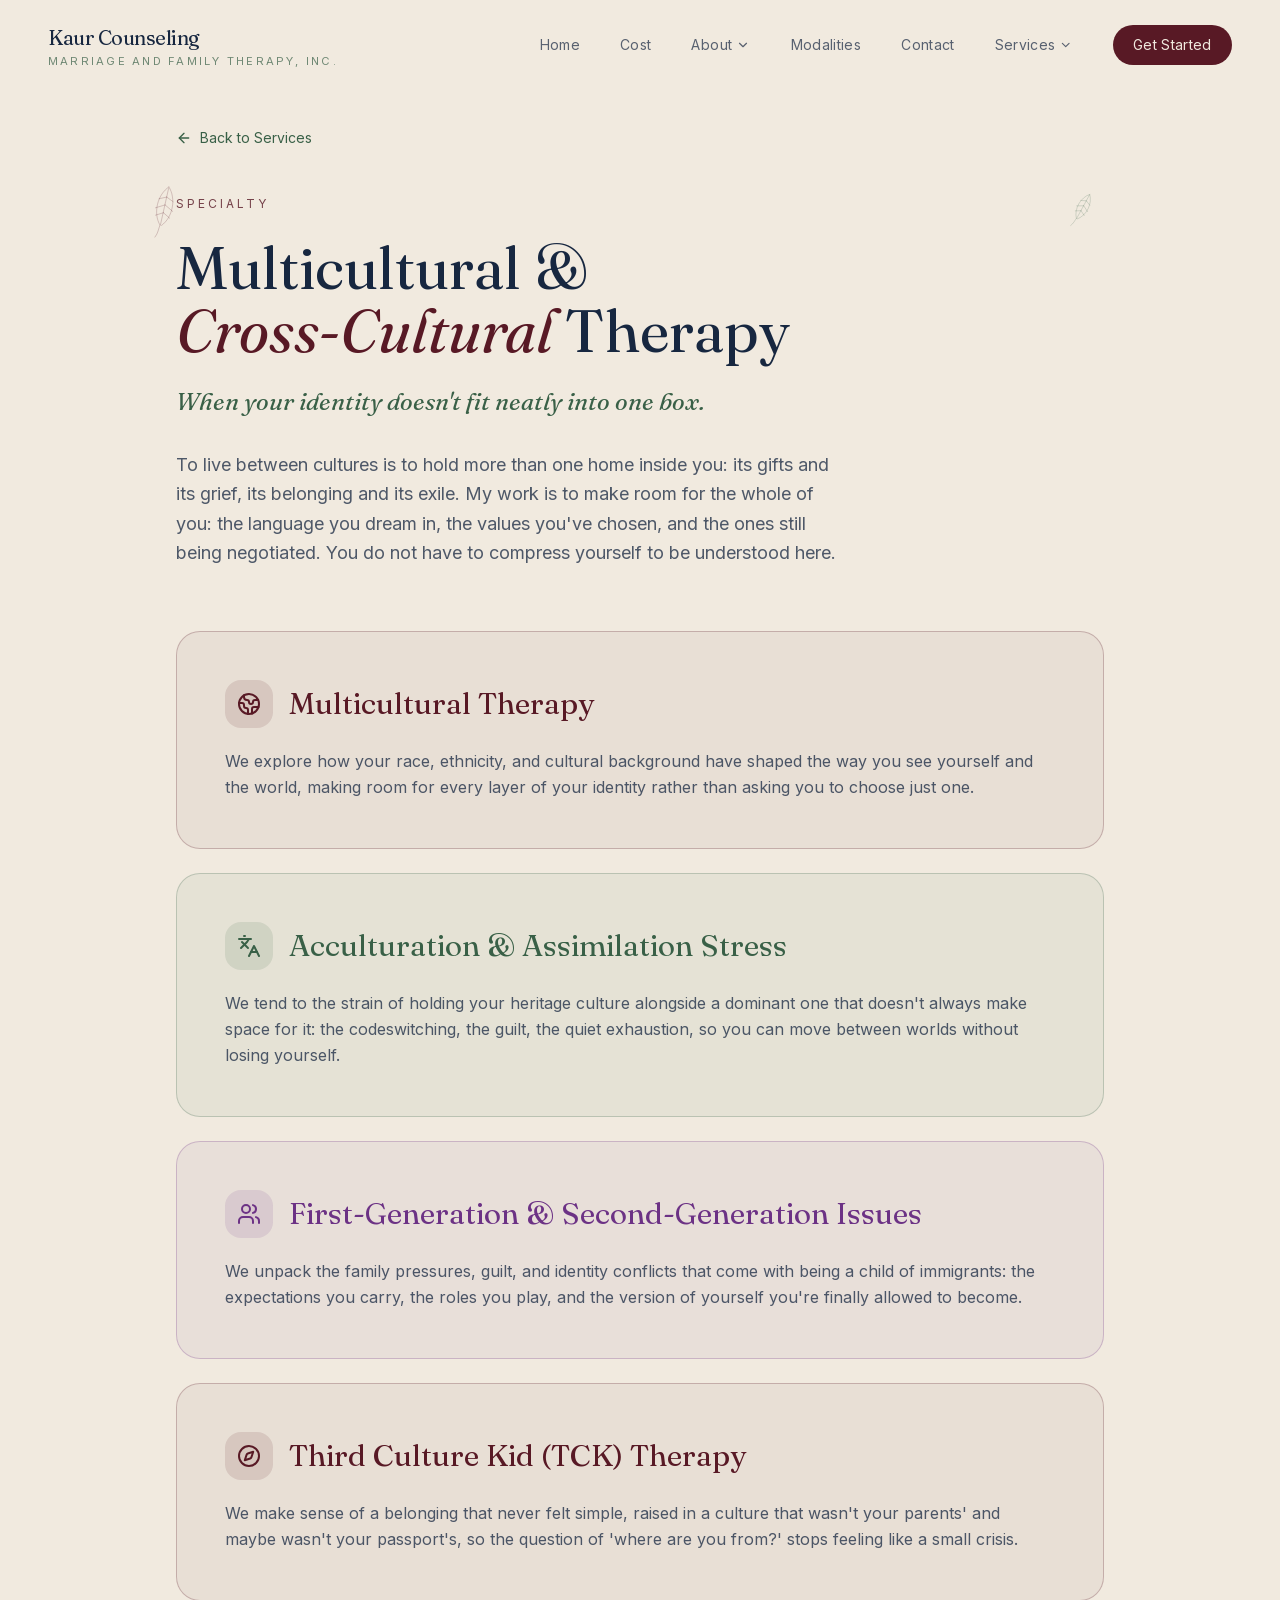
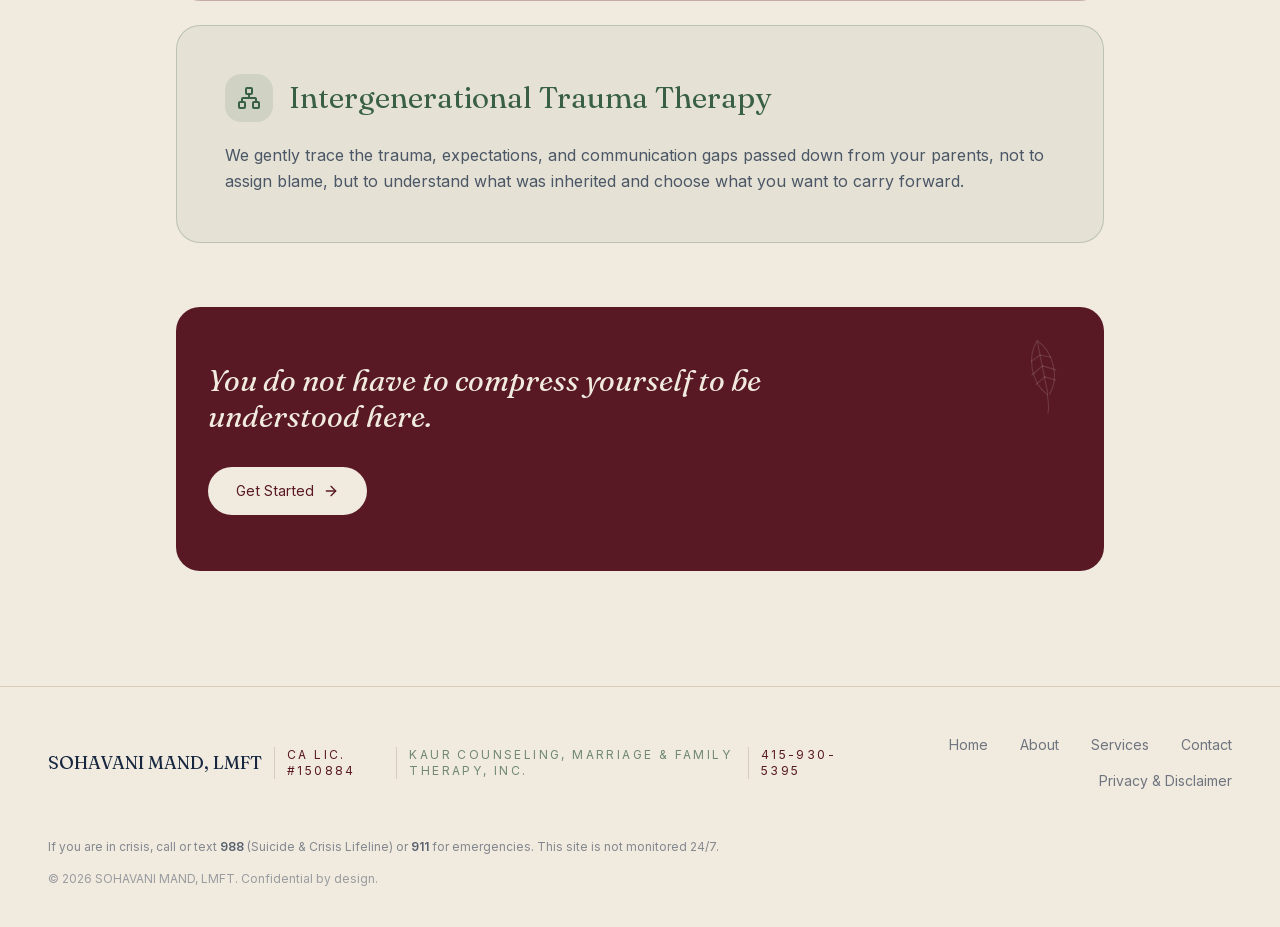
<file: services/multiculturalism/index.html>
<!doctype html>
<html lang="en"><head><meta charset="utf-8" /><meta name="viewport" content="width=device-width, initial-scale=1" /><meta name="description" content="Multicultural and cross-cultural therapy with Kaur Counseling." /><link rel="icon" type="image/png" sizes="1024x1024" href="../../assets/favicon.png" /><link rel="stylesheet" href="../../styles.css?v=38" /><title>Sohavani Mand, LMFT | ADHD &amp; Burnout Therapy for Women in the Mission District, San Francisco</title></head><body data-page="services/multiculturalism" data-root="../../"><div id="page-app"></div><script src="../../icons.js?v=38"></script><script src="../../page.js?v=39"></script><script src="../../script.js?v=38"></script></body></html>
</file>
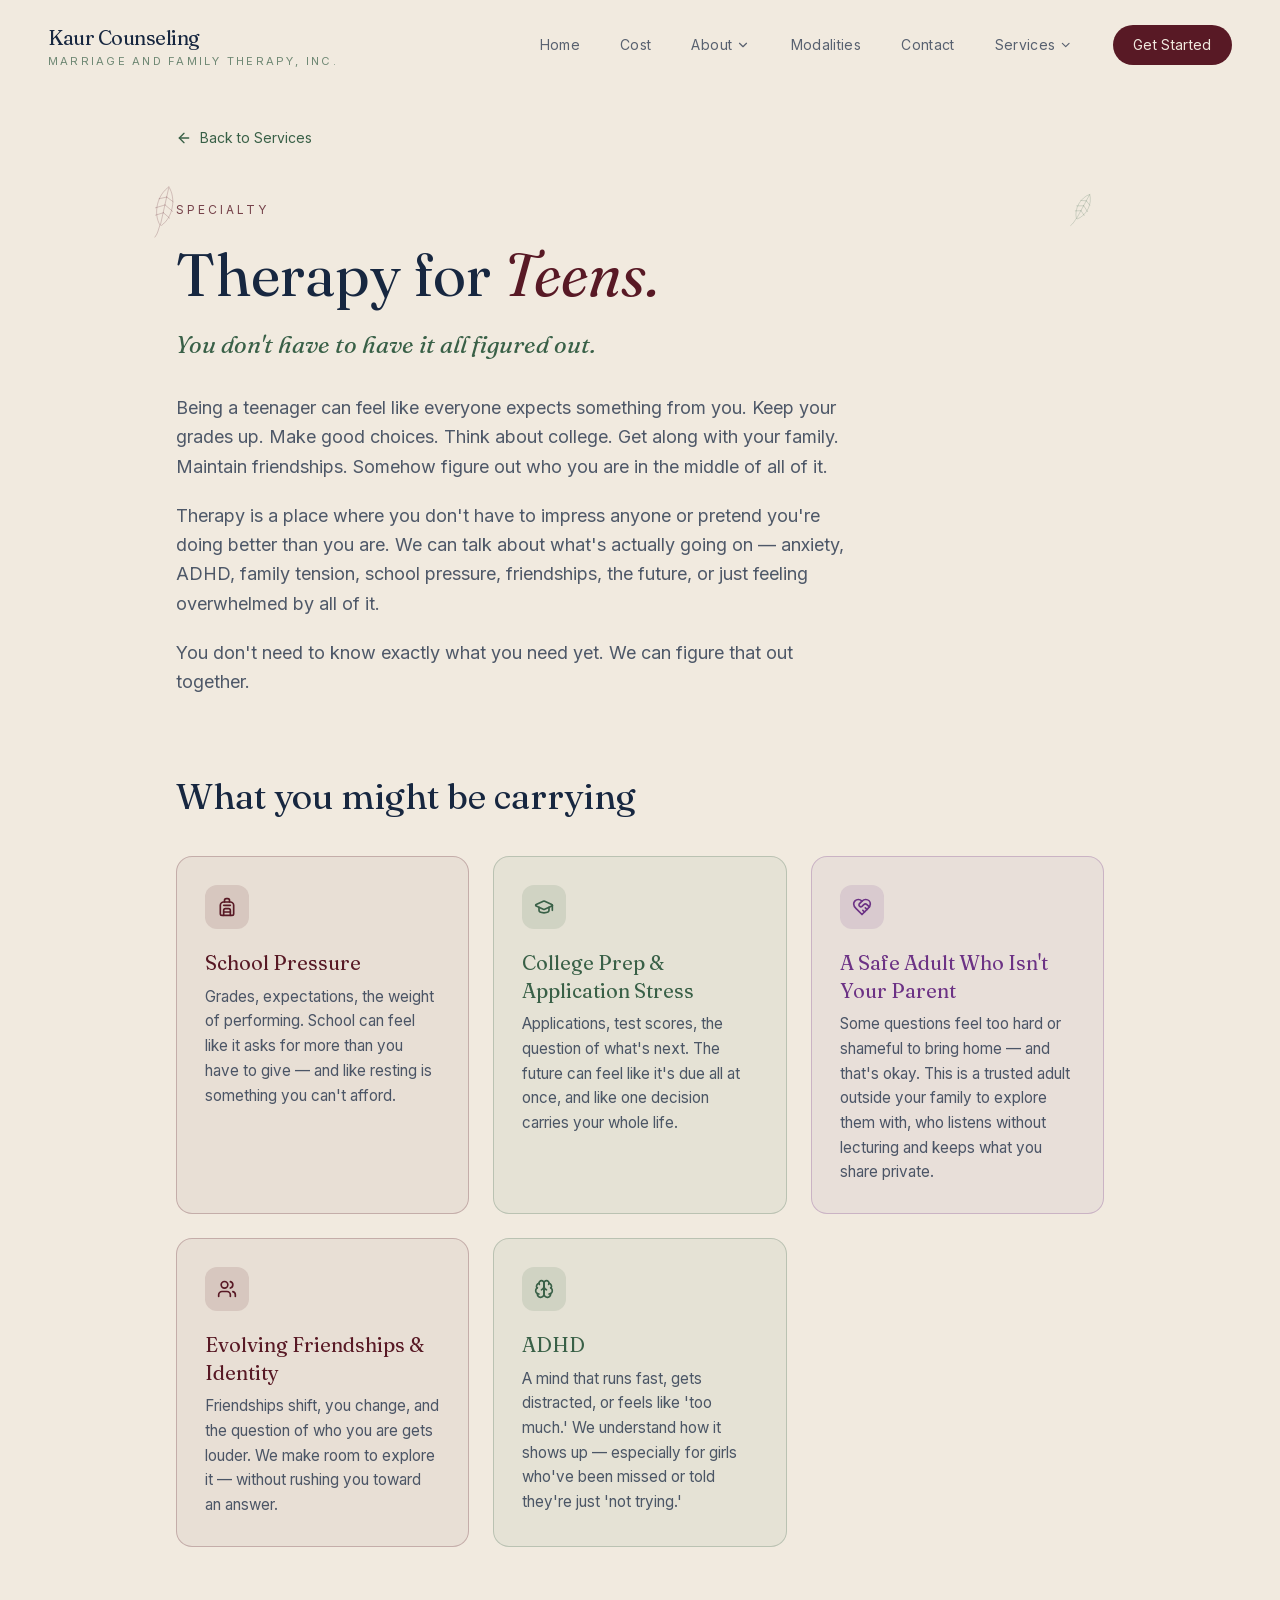
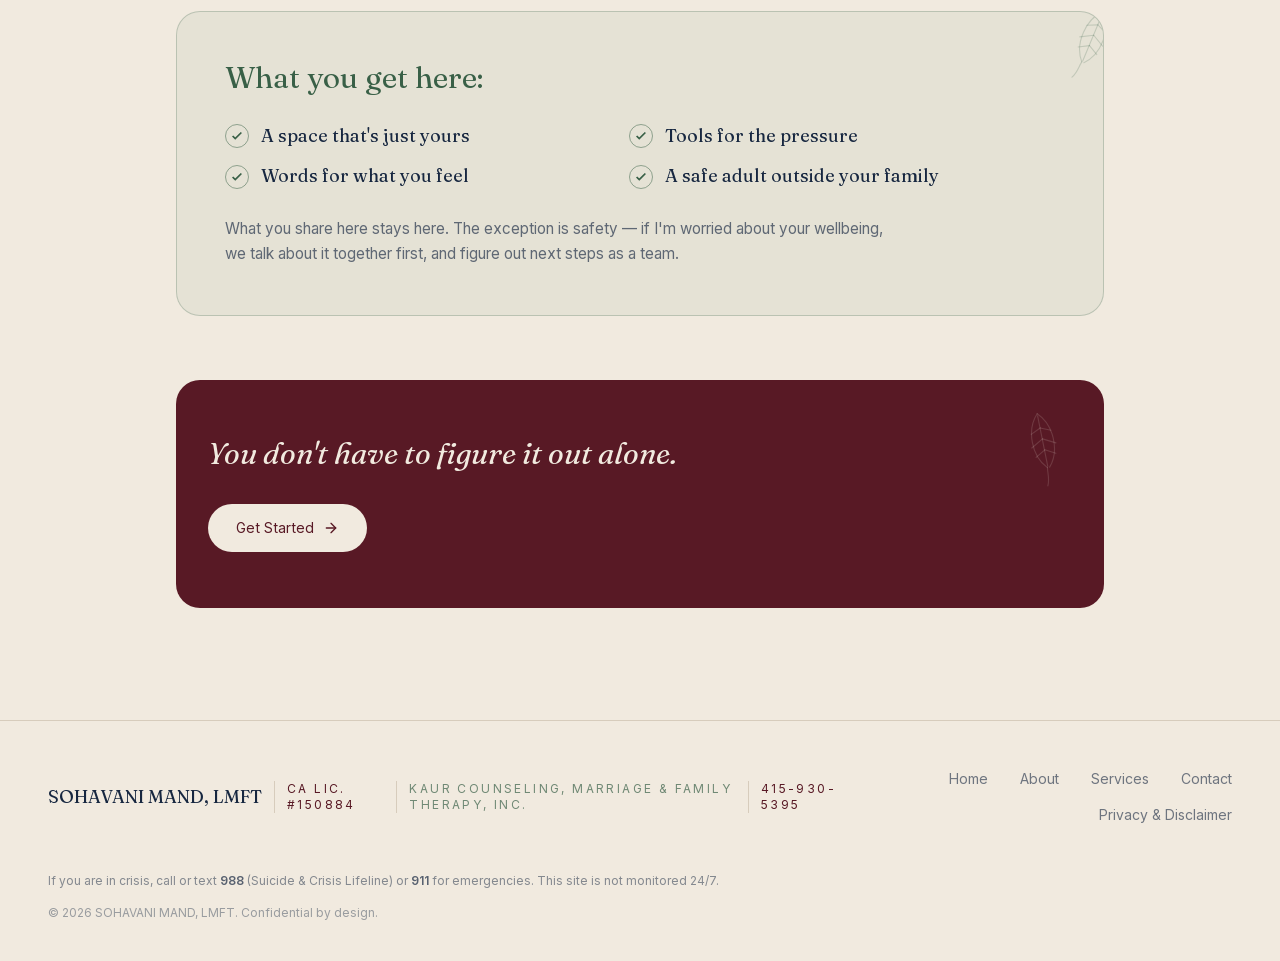
<file: services/teens/index.html>
<!doctype html>
<html lang="en"><head><meta charset="utf-8" /><meta name="viewport" content="width=device-width, initial-scale=1" /><meta name="description" content="Therapy for teens and young people with Kaur Counseling." /><link rel="icon" type="image/png" sizes="1024x1024" href="../../assets/favicon.png" /><link rel="stylesheet" href="../../styles.css?v=38" /><title>Sohavani Mand, LMFT | ADHD &amp; Burnout Therapy for Women in the Mission District, San Francisco</title></head><body data-page="services/teens" data-root="../../"><div id="page-app"></div><script src="../../icons.js?v=38"></script><script src="../../page.js?v=39"></script><script src="../../script.js?v=38"></script></body></html>
</file>
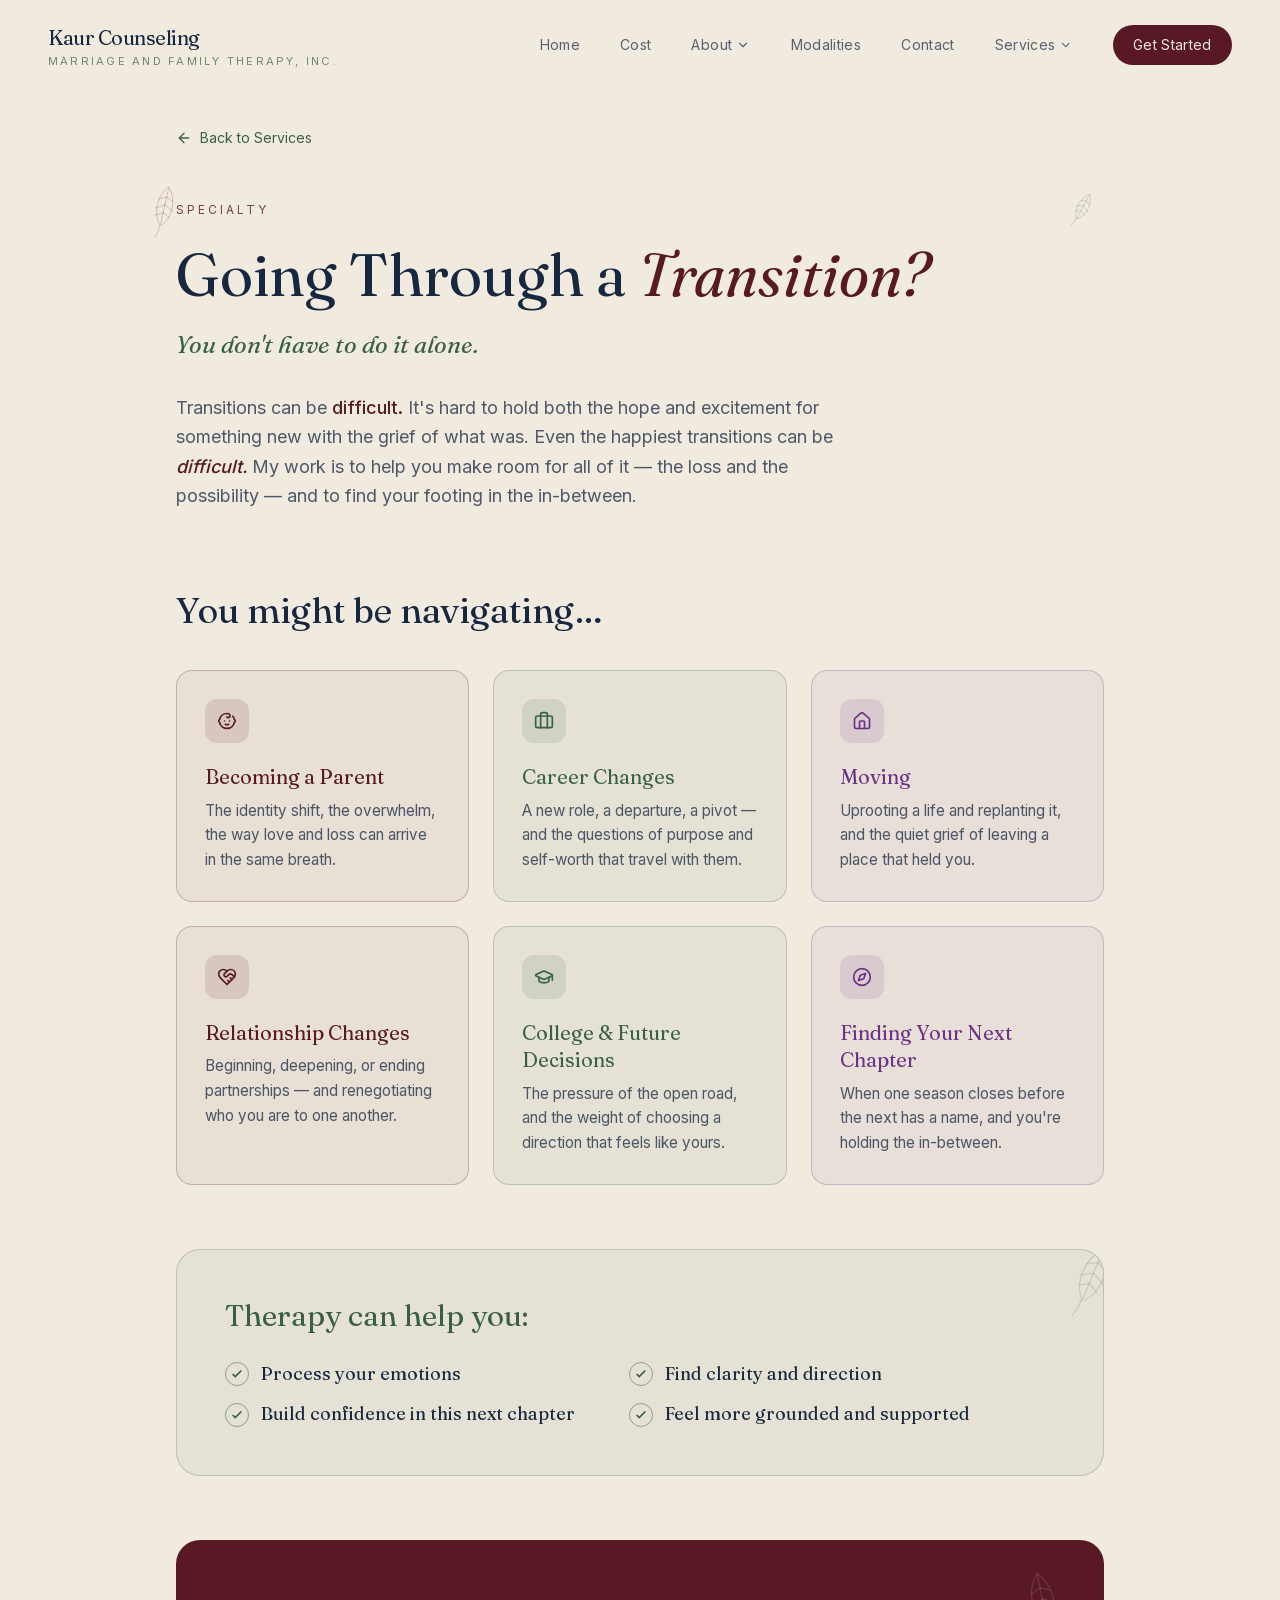
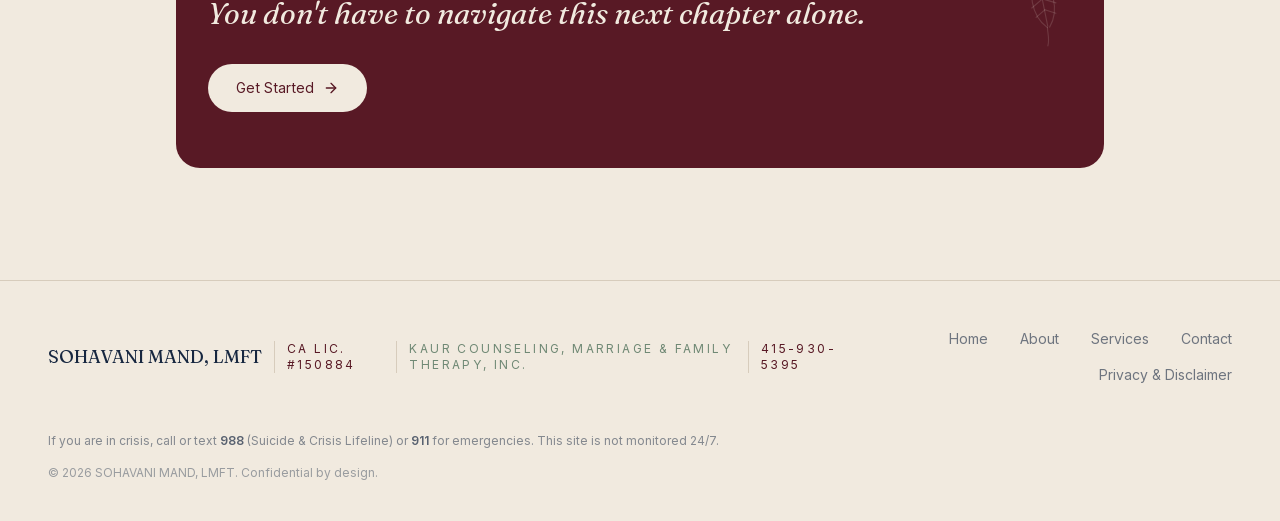
<file: services/transitions/index.html>
<!doctype html>
<html lang="en"><head><meta charset="utf-8" /><meta name="viewport" content="width=device-width, initial-scale=1" /><meta name="description" content="Therapy for life transitions with Kaur Counseling." /><link rel="icon" type="image/png" sizes="1024x1024" href="../../assets/favicon.png" /><link rel="stylesheet" href="../../styles.css?v=38" /><title>Sohavani Mand, LMFT | ADHD &amp; Burnout Therapy for Women in the Mission District, San Francisco</title></head><body data-page="services/transitions" data-root="../../"><div id="page-app"></div><script src="../../icons.js?v=38"></script><script src="../../page.js?v=39"></script><script src="../../script.js?v=38"></script></body></html>
</file>
<file: styles.css>
@font-face{font-family:Fraunces;src:url("assets/fonts/fraunces-latin.woff2") format("woff2");font-style:normal;font-weight:300 600;font-display:swap}

@font-face{font-family:Fraunces;src:url("assets/fonts/fraunces-italic-latin.woff2") format("woff2");font-style:italic;font-weight:400;font-display:swap}
@font-face{font-family:Inter;src:url("assets/fonts/inter-latin.woff2?v=38") format("woff2");font-style:normal;font-weight:300 700;font-display:swap}

@font-face{font-family:Inter;src:url("assets/fonts/inter-latin.woff2?v=38") format("woff2");font-style:normal;font-weight:300 700;font-display:swap}
:root{--cream:#f1eadf;--cream-dark:#e8e0d4;--navy:#172740;--muted:rgba(23,39,64,.7);--spruce:#396047;--sage:#d5decf;--burgundy:#581925;--accent:#6c3285;--line:#d7ccbc;--max:1176px}
*{box-sizing:border-box}
html{scroll-behavior:smooth}
body{margin:0;background:var(--cream);color:var(--navy);font-family:Inter,ui-sans-serif,system-ui,sans-serif;font-size:16px;line-height:1.5;-webkit-font-smoothing:antialiased}
body.menu-open{overflow:hidden}
img{display:block;max-width:100%}
a{color:inherit;text-decoration:none}
button{font:inherit;color:inherit}
h1, h2, h3, p{margin:0}
h1, h2, h3, .brand-name{font-family:Fraunces,Georgia,serif;font-weight:400;line-height:1.08}
h1 em, h2 em, h3 em{font-style:italic}
.spruce{color:var(--spruce)}
.burgundy{color:var(--burgundy)}
.accent{color:var(--accent)}
.section-shell{max-width:var(--max);margin:0 auto}
.eyebrow{font-size:11px;line-height:1.1;letter-spacing:.31em;text-transform:uppercase;color:#596c64}
.section-intro p:not(.eyebrow){color:var(--muted)}
.text-link{display:inline-flex;gap:9px;align-items:center;color:var(--burgundy);font-size:14px;line-height:1.2}
.text-link:hover{color:var(--spruce)}
.text-link span{font-size:20px;line-height:0}
.button{display:inline-flex;align-items:center;gap:14px;padding:14px 25px;border-radius:999px;background:var(--burgundy);color:var(--cream);font-size:14px;transition:background .3s ease,color .3s ease}
.button:hover{transform:none;background:var(--spruce)}
.button-small{border-radius:0;padding:13px 26px;text-transform:uppercase;font-size:11px;letter-spacing:.05em}
.site-header{height:76px;position:sticky;top:0;z-index:20;display:flex;align-items:center;justify-content:space-between;padding:0 48px;background:rgba(241,235,225,.94);border-bottom:1px solid rgba(24,36,58,.08);backdrop-filter:blur(7px)}
.brand{display:flex;flex-direction:column;gap:1px}
.brand-name{font-size:21px}
.brand-subtitle{font-size:10px;letter-spacing:.28em;text-transform:uppercase;color:#778079}
.desktop-nav{display:flex;align-items:center;gap:40px;font-size:14px;color:#575960}
.desktop-nav>a:not(.nav-cta){transition:color .3s cubic-bezier(.4,0,.2,1)}
.desktop-nav>a:not(.nav-cta):hover{color:var(--burgundy)}
.nav-chevron{font-size:16px;display:inline-block;margin-left:4px;transform:translateY(-1px)}
.nav-cta{background:var(--burgundy);color:var(--cream)!important;border-radius:999px;padding:11px 23px}
.menu-toggle, .mobile-nav{display:none}
.office-notice-wrap{padding:0 48px 3px}
.office-notice{max-width:1176px;min-height:156px;margin:0 auto;border:1px solid #cfc7be;border-radius:17px;padding:28px 39px;display:grid;grid-template-columns:42px minmax(0,1fr) 390px;gap:16px;align-items:center;background:rgba(232,224,212,.42)}
.notice-icon{width:40px;height:40px;display:grid;place-items:center;border-radius:50%;background:rgba(91,30,42,.08);color:var(--burgundy)}
.notice-icon svg{width:20px;height:20px;fill:none;stroke:currentColor;stroke-width:1.7}
.notice-copy h2{font-size:22px;margin-bottom:4px}
.notice-copy p{max-width:650px;color:#5f6166;font-size:14px}
.notice-address{display:flex;align-items:center;gap:12px;font-size:13px;color:#4f5056}
.car-icon{font-size:23px;color:var(--burgundy);transform:rotate(-20deg)}
.link-arrow{font-size:17px;color:#7f7774}
.about-section{position:relative;max-width:1176px;margin:0 auto;padding:167px 0 173px}
.about-intro h2{max-width:730px;margin-top:24px;font-size:48px;letter-spacing:-.02em}
.pronunciation{margin-top:16px;color:var(--spruce-60)!important;font-family:Fraunces,Georgia,serif;font-style:italic;font-size:13px}
.about-grid{display:grid;grid-template-columns:1fr 1fr;gap:0 166px;margin-top:71px}
.portrait-frame{margin:0;width:452px;height:574px}
.portrait-frame img{width:100%;height:100%;object-fit:cover}
.about-copy{padding-top:2px;color:var(--navy-60);font-size:15px}
.about-copy p{margin-bottom:23px}
.about-copy .text-link{margin-top:2px}
.rumi-quote{grid-column:1;margin:38px 0 0;border-left:2px solid var(--burgundy);padding:1px 0 1px 24px;color:var(--spruce)}
.rumi-quote p{font:italic 28px/1.28 Fraunces,Georgia,serif}
.rumi-quote cite{display:block;margin-top:12px;color:#73726f;font:normal 11px/1 Inter,Arial,sans-serif;letter-spacing:.28em;text-transform:uppercase}
.leaf-decor{position:absolute;width:25px;height:58px;opacity:.27;border:1px solid currentColor;border-radius:50% 5% 50% 5%;transform:rotate(-22deg)}
.leaf-decor:after{content:"";position:absolute;top:-7px;left:11px;height:71px;border-left:1px solid currentColor;transform:rotate(17deg)}
.leaf-decor:before{content:"";position:absolute;top:15px;left:1px;width:21px;border-top:1px solid currentColor;transform:rotate(27deg);box-shadow:0 11px 0 currentColor,0 22px 0 currentColor}
.leaf-about{top:141px;left:-32px;color:var(--burgundy);transform:rotate(-20deg) scale(.6)}
.services-section{background:linear-gradient(145deg,#dce0df 0%,#d6dfd4 65%,#ced8cb 100%);overflow:hidden}
.wheelhouse{position:relative;padding:155px 0 122px}
.narrow-intro h2{font-size:47px}
.narrow-intro>p{max-width:690px;margin-top:28px;font-size:15px}
.wheelhouse-grid{display:grid;grid-template-columns:repeat(4,1fr);gap:47px;margin-top:91px}
.wheelhouse-item{display:flex;flex-direction:column;align-items:flex-start}
.line-icon{width:52px;height:52px;margin-bottom:28px;color:var(--burgundy)}
.line-icon svg{width:100%;height:100%;fill:none;stroke:currentColor;stroke-width:1.6;stroke-linecap:round;stroke-linejoin:round}
.wheelhouse-item h3{font-size:23px;min-height:74px;padding-bottom:17px;border-bottom:1px solid #b9bdb9;width:100%}
.wheelhouse-item p{margin-top:20px;color:#586169;font-size:14px;line-height:1.6}
.wheelhouse-item .text-link{margin-top:25px}
.leaf-wheelhouse{top:149px;right:198px;color:var(--spruce);transform:rotate(16deg) scale(.55)}
.door-section{margin-top:117px}
.door-intro h3{font-size:32px}
.door-intro p{max-width:690px;margin-top:20px;font-size:15px}
.door-grid{display:grid;grid-template-columns:1fr 1fr;gap:48px;margin-top:38px;max-width:768px}
.door-item{border-bottom:1px solid rgba(77,90,83,.21)}
.door-item button{appearance:none;border:0;background:transparent;width:100%;padding:17px 0;display:grid;grid-template-columns:24px 1fr 18px;text-align:left;align-items:center;cursor:pointer;font:18px Fraunces,Georgia,serif;color:var(--navy)}
.check{width:20px;height:20px;display:grid;place-items:center;border:1px solid rgba(88,25,37,.6);border-radius:50%;font:12px Inter,Arial,sans-serif;color:var(--burgundy)}
.plus{color:var(--burgundy);font:22px Inter,Arial,sans-serif;text-align:right}
.door-detail{display:block;max-height:0;overflow:hidden;padding:0 29px 0 24px;color:#59636a;font-size:13px;line-height:1.45;font-style:italic;transition:all .3s cubic-bezier(.4,0,.2,1)}
.door-item.is-open .door-detail{max-height:16rem;padding-bottom:18px}
.door-detail a{display:inline-flex;margin:10px 0 0 0;color:var(--burgundy);gap:7px}
.door-detail a span{font-size:18px;line-height:0}
.ticker{overflow:hidden;background:var(--burgundy);color:var(--cream);padding:12px 0}
.ticker-track{display:flex;width:max-content;white-space:nowrap;will-change:transform;animation:marquee 32s linear infinite}
.ticker-set{display:flex;flex:0 0 auto}
.ticker-group{display:flex;flex:0 0 auto;align-items:center}
.ticker-group>span{font:italic 14px/20px Fraunces,Georgia,serif;letter-spacing:.025em;padding:0 20px;white-space:nowrap}
.tiny-leaf{width:16px;height:24px;flex-shrink:0;color:rgba(241,234,223,.55);transform:rotate(22deg)}

@media (min-width:1024px){.ticker-group>span{font-size:16px;line-height:24px}
}
@keyframes marquee{from{transform:translateX(0)}
to{transform:translateX(-50%)}
}
.centered-intro{text-align:center}
.centered-intro h2{margin-top:26px;font-size:48px}
.small-line-icon{height:47px;margin:30px 0 20px;font-size:31px;letter-spacing:-.35em;font-family:Fraunces,Georgia,serif;transform:rotate(-16deg)}
.leaf-approach-left{top:152px;left:calc(50% - 365px);color:var(--spruce);transform:rotate(-30deg) scale(.55)}
.leaf-approach-right{top:147px;right:calc(50% - 374px);color:var(--spruce);transform:rotate(19deg) scale(.55)}
.people-section{position:relative;padding:149px 0 145px;background:var(--sage)}
.people-intro{max-width:928px;margin:0 auto}
.people-intro h2{margin-top:25px;font-size:48px}
.people-intro>p:last-child{max-width:720px;margin-top:23px}
.people-list{max-width:928px;margin:65px auto 0;display:flex;flex-direction:column;gap:25px}
.person-card{min-height:174px;border-radius:31px;padding:28px 38px;display:grid;grid-template-columns:150px 1fr;align-items:center;gap:29px;background:#d0d1c9}
.person-card:nth-child(even){background:#ced9ca;grid-template-columns:150px 1fr}
.person-card img{width:150px;height:150px;border-radius:50%;object-fit:cover;border:4px solid #c2b8b6;padding:2px}
.person-card-poc img, .person-card-lgbtq img{border-color:#b7cbb8}
.person-card>div{max-width:720px}
.person-card h3{font-size:31px;color:var(--burgundy)}
.person-card-poc h3{color:var(--spruce)}
.person-card-men h3{color:var(--accent)}
.person-card-teens h3{color:var(--burgundy)}
.person-card-lgbtq h3{color:var(--spruce)}
.person-card:nth-child(even)>div{text-align:right;order:-1;margin-left:auto}
.card-rule{display:block;width:40px;border-top:1px solid currentColor;opacity:.5;margin:11px 0 17px}
.person-card:nth-child(even) .card-rule{margin-left:auto}
.person-card p{color:#575f68;font-size:14px;line-height:1.57}
.leaf-people{top:164px;left:41px;color:#87978a;transform:rotate(-20deg) scale(.58)}
.modalities-section{position:relative;padding:151px 0 160px;max-width:1176px;margin:0 auto}
.modalities-intro{max-width:700px}
.modalities-intro h2{font-size:48px;margin-top:25px}
.modalities-intro>p:last-child{margin-top:27px;max-width:640px}
.modality-grid{display:grid;grid-template-columns:repeat(3,1fr);gap:48px;margin-top:91px}
.modality-icon{height:59px;color:var(--accent);font:44px/1 Fraunces,Georgia,serif}
.modality-title{display:flex;align-items:baseline;gap:13px;margin-top:36px}
.modality-title>span{color:var(--navy-40);font:13px Fraunces,Georgia,serif}
.modality-title h3{font-size:23px}
.modality-item .card-rule{margin-top:18px;margin-bottom:21px;color:#a69ea9;width:48px}
.modality-item p{color:var(--navy-60);font-size:14px;line-height:1.6}
.modality-quote{max-width:1110px;margin:127px 0 0;border-left:2px solid var(--burgundy);padding-left:23px;color:var(--spruce);font:italic 29px/1.25 Fraunces,Georgia,serif}
.modality-link{margin-top:42px}
.leaf-modalities{top:162px;left:-28px;color:var(--burgundy);transform:rotate(-12deg) scale(.55)}
.contact-section{border-top:1px solid rgba(24,36,58,.08)}
.contact-grid{display:grid;grid-template-columns:minmax(0,1fr) 350px;gap:110px;padding-top:165px;padding-bottom:152px}
.contact-main h2{font-size:49px;margin-top:27px}
.contact-lead{max-width:660px;margin-top:31px;color:var(--navy-60);font-size:15px}
.appointment-card{max-width:660px;margin-top:48px;padding:40px;border:1px solid #d1cbc2;border-radius:17px;background:rgba(232,224,212,.48)}
.appointment-card h3{font-size:26px}
.appointment-card p{max-width:540px;margin-top:18px;color:var(--navy-60);font-size:15px}
.appointment-card .button{margin-top:31px}
.appointment-card small{display:block;margin-top:21px;color:#8a8884;font-size:11px}
.contact-links{display:flex;gap:29px;margin-top:31px}
.contact-aside{padding-top:0}
.next-card{border:1px solid #d1cbc2;border-radius:24px;padding:45px 40px 28px;background:rgba(232,224,212,.62)}
.next-card ol{list-style:none;padding:0;margin:27px 0 0}
.next-card li{display:grid;grid-template-columns:35px 1fr;gap:4px;margin-bottom:25px}
.next-card li>span{font:18px Fraunces,Georgia,serif;color:var(--spruce-60)}
.next-card li p{font-size:14px;color:var(--navy-60)}
.contact-facts{margin-top:29px;display:flex;flex-direction:column;gap:16px;color:#5c6460;font-size:13px}
.contact-facts p{display:flex;gap:12px;align-items:center}
.fact-icon{font-size:20px;color:var(--spruce);width:18px;text-align:center}
.contact-facts a:hover, .office-facts a:hover{color:var(--burgundy)}
.office-section{padding:0 0 164px}
.office-grid{display:grid;grid-template-columns:1fr 1.56fr;gap:48px}
.office-copy{padding-top:9px}
.office-copy:before{content:"";display:block;border-top:1px solid var(--line);position:relative;left:0;top:-11px;margin-left:62px}
.office-copy h2{font-size:32px;margin-top:39px}
.office-copy>p:not(.eyebrow):not(.virtual-note){max-width:390px;margin-top:27px;color:var(--navy-60);font-size:15px}
.virtual-note{max-width:390px;margin-top:24px;padding:15px 20px;border:1px solid #cdc5bf;border-radius:12px;background:rgba(232,224,212,.55);font-size:14px;color:var(--navy-80)}
.virtual-note strong{color:var(--burgundy)}
.office-facts{display:flex;flex-direction:column;gap:19px;margin-top:29px;color:#5d6562;font-size:13px}
.office-facts a{display:flex;gap:12px;align-items:flex-start}
.office-facts span{font-size:20px;color:var(--spruce);width:18px;text-align:center}
.office-facts small{font-size:16px;color:var(--burgundy)}
.map-frame{height:335px;border-radius:19px;overflow:hidden}
.map-frame iframe{display:block;width:100%;height:100%;border:0;filter:saturate(.65)}
.privacy-note{position:fixed;inset:0;z-index:30;display:grid;place-items:center;padding:24px;background:rgba(24,36,58,.3)}
.privacy-note[hidden]{display:none}
.privacy-card{position:relative;max-width:500px;padding:46px;background:var(--cream);border-radius:16px;box-shadow:0 20px 80px rgba(24,36,58,.2)}
.privacy-card h2{font-size:36px;margin-top:22px}
.privacy-card p:not(.eyebrow){margin-top:18px;color:var(--navy-60)}
.privacy-close{position:absolute;top:13px;right:17px;border:0;background:none;font-size:28px;cursor:pointer}


@media (max-width:767px){body{font-size:14px}
.site-header{height:87px;padding:0 24px}
.brand-name{font-size:20px}
.brand-subtitle{font-size:9px;letter-spacing:.24em}
.desktop-nav{display:none}
.office-notice-wrap{padding:0 24px}
.office-notice{min-height:0;padding:28px 20px 25px;display:grid;grid-template-columns:33px 1fr;gap:13px 14px;border-radius:16px}
.notice-icon{width:31px;height:31px}
.notice-icon svg{width:16px}
.notice-copy h2{font-size:21px}
.notice-copy p{font-size:14px;margin-top:8px}
.notice-address{grid-column:1/-1;padding-top:7px;gap:10px;font-size:13px}
.car-icon{font-size:20px}
.about-section{padding:127px 24px 130px}
.leaf-about{display:none}
.about-intro h2{max-width:350px;font-size:39px;margin-top:27px}
.pronunciation{font-size:12px}
.about-grid{display:flex;flex-direction:column;margin-top:50px;gap:0}
.portrait-frame{width:100%;height:auto;aspect-ratio:342/428}
.about-copy{padding-top:54px;font-size:14px}
.rumi-quote{order:2;margin:39px 0 0;padding-left:23px}
.about-copy{order:3}
.portrait-frame{order:1}
.rumi-quote p{font-size:24px}
.about-copy .text-link{margin-top:0}
.wheelhouse{padding:127px 24px 95px}
.narrow-intro h2{font-size:39px}
.narrow-intro>p{margin-top:28px}
.wheelhouse-grid{grid-template-columns:1fr;gap:53px;margin-top:72px}
.wheelhouse-item h3{min-height:0;font-size:24px}
.wheelhouse-item p{font-size:14px}
.line-icon{margin-bottom:23px}
.leaf-wheelhouse{display:none}
.door-section{margin-top:96px}
.door-intro h3{font-size:29px}
.door-grid{grid-template-columns:1fr;gap:0;margin-top:34px}
.door-item button{font-size:18px;padding:18px 0}
.door-detail{font-size:13px;padding-bottom:17px}
.centered-intro h2{font-size:39px;margin-top:25px}
.leaf-approach-left, .leaf-approach-right{display:none}
.people-section{padding:127px 24px 100px}
.people-intro h2{font-size:39px}
.people-list{margin-top:51px;gap:20px}
.person-card, .person-card:nth-child(even){grid-template-columns:1fr;padding:27px 25px 29px;min-height:0;border-radius:25px;gap:21px}
.person-card:nth-child(even)>div{order:0;text-align:left;margin-left:0}
.person-card img{width:116px;height:116px}
.person-card h3{font-size:28px}
.person-card:nth-child(even) .card-rule{margin-left:0}
.person-card p{font-size:14px}
.leaf-people{display:none}
.modalities-section{padding:127px 24px 119px}
.modalities-intro h2{font-size:39px}
.modality-grid{grid-template-columns:1fr;gap:55px;margin-top:69px}
.modality-title{margin-top:26px}
.modality-title h3{font-size:24px}
.modality-quote{margin-top:83px;font-size:24px}
.modality-link{margin-top:33px}
.leaf-modalities{display:none}
.contact-grid{display:flex;flex-direction:column;gap:65px;padding:128px 24px 112px}
.contact-main h2{font-size:42px}
.contact-lead{margin-top:28px;font-size:14px}
.appointment-card{padding:29px 23px;margin-top:38px}
.appointment-card h3{font-size:24px}
.appointment-card p{font-size:14px}
.contact-links{flex-direction:column;gap:18px;margin-top:28px}
.next-card{padding:36px 25px 19px}
.contact-facts{margin-top:28px}
.office-section{padding:0 24px 105px}
.office-grid{display:flex;flex-direction:column;gap:41px}
.office-copy h2{font-size:31px}
.office-copy>p:not(.eyebrow):not(.virtual-note){font-size:14px}
.map-frame{height:267px;border-radius:17px}

}


@media (min-width:768px) and (max-width:1023px){.site-header{padding:0 24px}
.desktop-nav{gap:20px}
.about-section, .section-shell, .modalities-section{margin-left:24px;margin-right:24px}
.about-grid{grid-template-columns:minmax(0,1fr);gap:0}
.portrait-frame{width:100%;height:auto;aspect-ratio:452/574}
.office-notice-wrap{padding-left:24px;padding-right:24px}
.office-notice{min-height:0;padding:28px 32px;grid-template-columns:40px minmax(0,1fr);gap:13px 16px}
.notice-address{grid-column:1/-1;align-self:auto;flex-shrink:0}
.contact-grid{grid-template-columns:minmax(0,1fr);gap:64px;padding-top:160px;padding-bottom:38px}
.contact-aside{margin-top:0}
.office-grid{grid-template-columns:minmax(0,1fr);gap:48px}
.wheelhouse-grid{gap:25px}
.person-card{margin-left:24px;margin-right:24px}
.people-intro{margin-left:24px;margin-right:24px}
}
.person-card:nth-child(even)>div{order:0;margin-left:0}

@media (max-width:767px){
.office-notice-wrap{padding-top:119px}

}


@media (min-width:768px){.site-header{height:91.2px}
.office-notice-wrap{padding-bottom:8px}
.office-notice{min-height:157.25px}
.about-section{padding-bottom:194px}
.wheelhouse{padding-bottom:243px}
.people-section{padding-bottom:347px}
.modalities-section{padding-bottom:297px}
.office-section{padding-bottom:190px}

}


@media (max-width:767px){.site-header{height:91.2px}
.mobile-nav{top:91.2px}
.office-notice-wrap{padding:24px 24px 8px}
.office-notice{padding:25px 24px 22px;grid-template-columns:40px 1fr;gap:13px 16px}
.notice-icon{width:40px;height:40px}
.notice-icon svg{width:20px}

}


@media (max-width:767px){.office-notice-wrap{height:333.25px;padding:24px 24px 0}
.office-notice{min-height:325.25px;align-items:start}
.notice-copy p{max-width:228px}
.about-section{padding-bottom:324px}
.wheelhouse{padding-bottom:433px}
.people-section{padding-bottom:459px}
.modalities-section{padding-bottom:342px}
.office-section{padding-bottom:230.6px}

}
.office-notice{opacity:0;transform:translateY(18px);transition:opacity .9s ease-out,transform .9s ease-out}
.office-notice.is-visible{opacity:1;transform:none}
.scroll-reveal{opacity:0;transform:translateY(24px);transition:opacity .9s ease-out,transform .9s ease-out}
.scroll-reveal.is-visible{opacity:1;transform:none}

@media (prefers-reduced-motion:reduce){.office-notice{opacity:1;transform:none;transition:none}
}
/* Shared layout for the live site's internal pages. */
.detail-page{background:var(--cream);overflow:hidden}
.detail-shell{max-width:928px;margin:0 auto;padding:27px 0 112px}
.back-link{display:inline-flex;align-items:center;gap:9px;color:#7c7a77;font-size:12px;letter-spacing:.08em;text-transform:uppercase}
.back-link:hover{color:var(--burgundy)}
.detail-hero{position:relative;padding:58px 40px 92px;text-align:center}
.detail-hero h1{max-width:830px;margin:27px auto 0;font-size:62px;line-height:1.05;letter-spacing:-.035em}
.detail-hero h1 em{color:var(--burgundy)}
.detail-lede{max-width:650px;margin:30px auto 0;color:var(--navy-60);font-size:16px;line-height:1.7}
.detail-content{max-width:700px;margin:0 auto}
.detail-section{padding:0 0 72px}
.detail-section h2{margin:0 0 22px;font-size:31px;line-height:1.15}
.detail-section p{margin:0 0 19px;color:var(--navy-60);font-size:15px;line-height:1.72}
.detail-section p:last-child{margin-bottom:0}
.detail-section-tint{margin-left:-110px;margin-right:-110px;padding:57px 110px 67px;background:rgba(216,223,210,.36);border-top:1px solid rgba(66,99,77,.1);border-bottom:1px solid rgba(66,99,77,.1)}
.detail-card-grid{display:grid;grid-template-columns:repeat(3,1fr);gap:18px;margin:3px 0 89px}
.detail-card{padding:31px 27px 29px;border:1px solid #c9c2ba;border-radius:15px;background:rgba(249,247,244,.36)}
.detail-card h3{margin:0 0 17px;font-size:19px}
.detail-card p{margin:0;color:var(--navy-60);font-size:14px;line-height:1.65}
.rate-list{border-top:1px solid var(--line)}
.rate-list div{display:flex;justify-content:space-between;gap:20px;padding:17px 0;border-bottom:1px solid var(--line);color:var(--navy-60);font-size:14px}
.rate-list strong{color:var(--burgundy);font:500 19px Fraunces,Georgia,serif;white-space:nowrap}










.detail-quote{margin-top:11px;padding:61px 0 0;border-top:1px solid var(--line)}
.detail-quote p{margin:0;color:#656d73;font-size:15px}
.detail-quote h2{margin:13px 0 21px;color:var(--spruce);font:italic 33px/1.2 Fraunces,Georgia,serif}
.detail-quote .text-link{margin-top:29px}
.detail-cta{margin-top:18px;padding:69px 40px;text-align:center;border-top:1px solid var(--line)}
.detail-cta h2{margin:20px 0 16px;font-size:38px}
.detail-cta>p:not(.eyebrow){max-width:450px;margin:0 auto;color:#5e6670}
.detail-cta .button{margin-top:29px}


@media (max-width:767px){.detail-shell{padding:24px 24px 112px}
.detail-hero{padding:61px 0 68px}
.detail-hero h1{font-size:43px;line-height:1.08;letter-spacing:-.025em}
.detail-lede{margin-top:23px;font-size:14px;line-height:1.65}
.detail-content{max-width:none}
.detail-section{padding-bottom:57px}
.detail-section h2{font-size:28px}
.detail-section p{font-size:14px;line-height:1.65}
.detail-section-tint{margin-left:-24px;margin-right:-24px;padding:45px 24px 53px}
.detail-card-grid{grid-template-columns:1fr;gap:15px;margin-bottom:65px}
.detail-card{padding:27px 23px}
.rate-list div{font-size:13px}
.rate-list strong{font-size:17px}






.detail-quote{padding-top:45px}
.detail-quote h2{font-size:28px}
.map-frame{height:267px}
.detail-cta{margin-top:0;padding:53px 0}
.detail-cta h2{font-size:31px}
.detail-cta>p:not(.eyebrow){font-size:14px}

}



.page-service .detail-shell{max-width:928px}
.page-service .detail-hero{padding:58px 0 57px;text-align:left}
.page-service .detail-hero h1{max-width:none;margin-top:27px;font-size:60px;line-height:1.02;letter-spacing:-.03em}
.page-service .detail-hero h1 em{color:var(--burgundy)}
.page-service .detail-lede{max-width:660px;margin-top:26px;color:var(--spruce);font:italic 26px/1.25 Fraunces,Georgia,serif}
.page-service .detail-hero-body{max-width:700px;margin:30px 0 0;color:var(--navy-60);font-size:18px;line-height:1.62}
.page-service .detail-content{max-width:928px;border-top:1px solid var(--line);padding-top:33px}
.page-service .detail-section{padding:0 64px 70px}
.page-service .detail-section h2{font-size:31px}
.page-service .detail-section-tint{margin-left:0;margin-right:0;padding:57px 64px 67px}
.detail-hero-body{color:var(--navy-60)}
.page-service .detail-lede{margin-left:0;margin-right:0}
.page-service .detail-section:first-child h2{position:relative}
.page-service .detail-section:first-child h2:before{content:"✳";position:absolute;left:-64px;top:-2px;width:48px;height:48px;display:grid;place-items:center;border-radius:15px;background:rgba(91,30,42,.08);color:var(--burgundy);font:20px Fraunces,Georgia,serif}




.cost-image{margin:0 0 59px;width:100%;height:auto}
.cost-image img{display:block;width:100%;height:auto}


@media (max-width:767px){.about-verification-block .button{padding:10px 20px;font-size:14px}

.page-service .detail-hero{padding:57px 0 48px}
.page-service .detail-hero h1{font-size:43px;line-height:1.08}
.page-service .detail-lede{font-size:22px;line-height:1.3}
.page-service .detail-hero-body{margin-top:23px;font-size:16px;line-height:1.6}
.page-service .detail-content{padding-top:43px}
.page-service .detail-section{padding-left:0;padding-right:0}
.page-service .detail-section-tint{margin-left:-24px;margin-right:-24px;padding-left:24px;padding-right:24px}
.page-service .detail-section:first-child h2:before{display:none}

}
/* Scout geometry corrections for the next pass. */
.back-link{font-size:14px;line-height:20px;letter-spacing:.01em;text-transform:none;color:var(--spruce)}
.page-service .detail-shell{padding-top:33px}
.page-service .detail-hero h1{line-height:1}

@media (max-width:767px){.page-service .detail-shell{padding-top:27px}
}
/* The About page's human section is a three-column set of soft cards in the source. */
.back-link{gap:19px}

@media (max-width:767px){.back-link{gap:15px}
}
.page-service .detail-shell{padding-top:33px}
.page-service .detail-hero h1{line-height:1}

@media (max-width:767px){.page-service .detail-shell{padding-top:27px}
}
.about-callout{margin-top:80px;padding:40px;border-radius:32px;background:rgb(88,25,37);color:rgb(241,234,223);text-align:center}
.about-callout-leaf{display:block;width:28px;margin:0 auto 24px;color:rgba(241,234,223,.4);transform:rotate(-6deg)}
.about-callout-quote{max-width:42rem;margin:0 auto 32px;color:rgb(241,234,223);font:italic 24px/33px Fraunces,Georgia,serif}
.about-callout-button, .service-cta-button{display:inline-flex;align-items:center;justify-content:center;gap:8px;min-height:48px;padding:14px 28px;border-radius:9999px;background:rgb(241,234,223);color:rgb(88,25,37);font-size:14px;line-height:20px;letter-spacing:.35px;transition:background-color .3s,color .3s}
.about-callout-button:hover, .service-cta-button:hover{background:rgb(57,96,71);color:rgb(241,234,223)}
.service-cta{position:relative;overflow:hidden;padding:48px 32px;border-radius:24px;background:rgb(88,25,37);color:rgb(241,234,223)}
.service-cta-leaf{position:absolute;top:24px;right:32px;width:56px;color:rgba(241,234,223,.15);transform:rotate(-12deg);pointer-events:none}
.service-cta-quote{position:relative;max-width:42rem;color:rgb(241,234,223);font:italic 24px/33px Fraunces,Georgia,serif}
.service-cta-button{position:relative;margin-top:32px}
.service-cta-button svg{display:block;width:16px;height:16px;flex:none}

@media (min-width:1024px){.about-callout{padding:56px}
.about-callout-quote{font-size:30px;line-height:36px}
.service-cta{padding:56px 32px}
.service-cta-quote{font-size:30px;line-height:36px}
}

@media (max-width:767px){.about-human-heading figure{width:100%;height:auto}
}
/* Resources uses the wider left-aligned editorial template. */




















/* Third-pass route templates: contact and legal pages use a wider, left-led rhythm. */
/* Fourth-pass source match: desktop rhythm, exact palette, and source-style icon geometry. */
@media (min-width:768px){
  body:not([data-page]) .site-header{position:fixed;top:0;left:0;right:0;width:100%;height:91.2px;padding:0 48px;background:transparent;border-bottom-color:transparent;backdrop-filter:none}

}
.site-header.is-scrolled::before{background:rgba(241,234,223,.9)}
.site-header.is-scrolled::after{background:rgba(23,39,64,.08)}
.desktop-nav, .desktop-nav>a:not(.nav-cta){color:rgba(23,39,64,.7)}
.desktop-nav>a:not(.nav-cta):hover{color:var(--navy)}
.desktop-nav{gap:40px}
.nav-dropdown-panel{border-color:rgba(23,39,64,.15);box-shadow:0 10px 26px rgba(23,39,64,.05)}
.nav-dropdown-panel a{color:rgba(23,39,64,.7)}
.nav-dropdown-panel a:hover, .nav-dropdown-panel a:focus-visible{background:rgba(57,96,71,.05)}
.dropdown-trigger{gap:4px}
.nav-chevron{display:block;width:14px;height:14px;margin:0;fill:none;stroke:currentColor;stroke-width:2;stroke-linecap:round;stroke-linejoin:round;transform:none}
.nav-dropdown:hover>.dropdown-trigger .nav-chevron, .nav-dropdown:focus-within>.dropdown-trigger .nav-chevron, .nav-dropdown.is-open>.dropdown-trigger .nav-chevron{transform:rotate(180deg)}
.desktop-nav .nav-cta{padding-left:20px;padding-right:20px}
.notice-icon{background:rgba(88,25,37,.1)}
.office-notice{border-color:rgba(88,25,37,.2);background:rgba(88,25,37,.06)}
.notice-copy p, .wheelhouse-item p, .person-card p, .modality-item p, .contact-lead, .detail-lede, .detail-section p{color:rgba(23,39,64,.7)}
.notice-address{color:rgba(23,39,64,.75)}
.car-icon, .link-arrow{width:16px;height:16px;flex:0 0 16px;fill:none;stroke:currentColor;stroke-width:2;stroke-linecap:round;stroke-linejoin:round;color:var(--burgundy)}
.link-arrow{width:14px;height:14px;flex-basis:14px}
.line-icon svg{stroke-width:1.5}
.services-section{position:relative;background:var(--sage);background-image:radial-gradient(120% 80% at 30% 0%,rgba(108,50,133,.18),transparent 60%)}
.services-section::before{content:"";position:absolute;inset:0;pointer-events:none;opacity:.13;mix-blend-mode:overlay;background-image:url("data:image/svg+xml,%3Csvg xmlns='http://www.w3.org/2000/svg' width='160' height='160' viewBox='0 0 160 160'%3E%3Cfilter id='n'%3E%3CfeTurbulence type='fractalNoise' baseFrequency='.9' numOctaves='3' stitchTiles='stitch'/%3E%3C/filter%3E%3Crect width='100%25' height='100%25' filter='url(%23n)' opacity='.7'/%3E%3C/svg%3E")}
.services-section>*{position:relative;z-index:1}
.text-link .inline-arrow{width:15px;height:15px;fill:none;stroke:currentColor;stroke-width:1.5;stroke-linecap:round;stroke-linejoin:round}
.door-grid{grid-template-columns:repeat(2,minmax(0,1fr));column-gap:48px;row-gap:8px;max-width:768px}
.door-column{display:contents}
.door-item{border-bottom-color:rgba(23,39,64,.1)}
.door-item button{display:flex;grid-template-columns:none;gap:16px;padding:12px 0;font-size:18px;line-height:27px}
.door-item button>span:nth-child(2){flex:1}
.check{flex:0 0 20px;width:20px;height:20px;font-size:0;border-color:rgba(88,25,37,.6)}
.check svg{width:12px;height:12px;fill:none;stroke:var(--burgundy);stroke-width:2.5;stroke-linecap:round;stroke-linejoin:round}
.plus{display:grid;flex:0 0 16px;width:16px;height:16px;place-items:center;font-size:0;text-align:initial}
.plus svg{width:16px;height:16px;fill:none;stroke:var(--burgundy);stroke-width:1.5;stroke-linecap:round;transition:transform .3s cubic-bezier(.4,0,.2,1)}
.door-item.is-open .plus svg{transform:rotate(45deg)}
.door-detail{padding:0 29px 0 36px;color:rgba(23,39,64,.7);font-size:14px;line-height:1.5}
.small-line-icon{width:64px;height:64px;margin:28px auto 20px;font-size:0;letter-spacing:0;transform:none;color:var(--burgundy)}
.small-line-icon svg{width:64px;height:64px;fill:none;stroke:currentColor;stroke-width:1.35;stroke-linecap:round;stroke-linejoin:round}
.modality-icon{width:80px;height:80px;font-size:0;color:var(--accent)}
.modality-icon svg{width:80px;height:80px;fill:none;stroke:currentColor;stroke-width:1.35;stroke-linecap:round;stroke-linejoin:round}


@media (max-width:767px){.door-grid{grid-template-columns:1fr;column-gap:0;row-gap:0}
.door-detail{padding-left:36px}
.small-line-icon{width:64px;height:64px}
.modality-icon{width:80px;height:80px}

}


@media (min-width:1024px){.desktop-nav>a[href="#home"]{width:40.625px}
.desktop-nav>.nav-dropdown:nth-of-type(1)>.dropdown-trigger{width:59.234px}
.desktop-nav>a[href="modalities/"]{width:71.281px}
.desktop-nav>a[href="get-started/"]:not(.nav-cta){width:54.437px}
.desktop-nav>.nav-dropdown:nth-of-type(2)>.dropdown-trigger{width:78.25px}
.desktop-nav>.nav-cta{width:119.14px;justify-content:center}

}
/* Final live-site parity pass: mirror the source's max-width containers and
   fluid hero composition above the mobile/tablet breakpoints. */
@media (min-width:1024px){
  :root{--wide-gutter:max(48px,calc((100vw - 1280px)/2 + 48px))}


  body:not([data-page]) .site-header{
    padding-left:var(--wide-gutter);
    padding-right:var(--wide-gutter)
  }

  .brand-name{font-size:20px;line-height:28px;letter-spacing:-.025em}

  .brand-subtitle{margin-top:4px;font-size:11.2px;line-height:11.2px;letter-spacing:.2em;color:rgba(57,96,71,.7)}


  .office-notice{max-width:1280px;min-height:0;padding:28px 40px;grid-template-columns:42px minmax(0,1fr) auto;gap:16px}

  .notice-copy p{max-width:none;margin-top:6px;font-size:14px;line-height:22.75px}

  .notice-address{gap:8px;font-size:14px;line-height:20px}


  .about-section{max-width:none;margin:0;padding:160px var(--wide-gutter)}

  .about-intro{max-width:768px}

  .about-intro h2{max-width:none;font-size:48px;line-height:48px;letter-spacing:normal}

  .about-grid{grid-template-columns:456px 560px;column-gap:168px;margin-top:80px}

  .portrait-frame{width:456px;height:570px}


  .section-shell{max-width:1280px;padding-left:48px;padding-right:48px}

  .modalities-section{max-width:none;margin:0;padding-left:var(--wide-gutter);padding-right:var(--wide-gutter)}


  .people-section{padding-top:144px;padding-bottom:144px}

  .people-intro{max-width:672px;margin-left:calc((100vw - 1024px)/2 + 48px);margin-right:0}

  .people-intro h3{max-width:672px;margin-top:16px;font-size:48px;line-height:48px;letter-spacing:normal}

  .people-list{max-width:928px;margin-top:64px;gap:24px}

  .person-card,.person-card:nth-child(even){min-height:0;padding:40px;border:1px solid rgba(241,234,223,.1);border-radius:32px;display:flex;align-items:center;gap:32px}

  .person-card{background:rgba(88,25,37,.1)}

  .person-card:nth-child(even){background:rgba(57,96,71,.1)}

  .person-card img{flex:0 0 144px;width:144px;height:144px;border:0;padding:0;box-shadow:0 0 0 4px rgba(88,25,37,.3)}

  .person-card-poc img,.person-card-lgbtq img{box-shadow:0 0 0 4px rgba(57,96,71,.3)}

  .person-card>div,.person-card:nth-child(even)>div{max-width:none;flex:1;order:0;margin-left:0;text-align:left}

  .person-card:nth-child(even)>div{text-align:right}

  .person-card h3{font-size:30px;line-height:36px}

  .person-card .card-rule{margin:12px 0 0}

  .person-card:nth-child(even) .card-rule{margin-left:auto}

  .person-card p{margin-top:16px;color:rgba(23,39,64,.75);font-size:15.2px;line-height:24.7px}


  .contact-grid{padding-top:160px;padding-bottom:160px}

  .contact-main h2{margin-top:24px;font-size:48px;line-height:48px;letter-spacing:normal}


  .page-service .detail-hero>.eyebrow{color:rgba(88,25,37,.8);line-height:14.5px}

  .page-service .detail-hero h1{margin-top:24px;letter-spacing:normal}

  .page-service .plain-detail-lede{max-width:672px;margin-top:32px;color:rgba(23,39,64,.75);font:18px/29.25px Inter,ui-sans-serif,system-ui,sans-serif}

}
/* Manual scout pass 3: the live hero artwork remains fluid below the tablet
   breakpoint, while retaining the measured minimum phone crop. */
@media (max-width:639px){

}
/* Final cascade for source navigation colors and SVG controls. */
.desktop-nav>a:not(.nav-cta){color:rgba(23,39,64,.7)}
.nav-dropdown-panel{border-color:rgba(23,39,64,.15);box-shadow:0 10px 26px rgba(23,39,64,.05)}
.nav-dropdown-panel a{color:rgba(23,39,64,.7)}
.nav-dropdown-panel a:hover, .nav-dropdown-panel a:focus-visible{background:rgba(57,96,71,.05)}
.nav-chevron{font-size:0}
/* Manual scout fidelity pass: section eyebrows, semantic heading levels, and
   the two details that distinguish the live Modalities page. */
.eyebrow{font-size:12px;line-height:16px;letter-spacing:.25em;color:var(--spruce)}
.people-intro>.eyebrow{color:rgba(23,39,64,.6)}
.notice-copy h3{font-size:20px;line-height:25px;margin:0}
.office-copy h3{font-size:30px;line-height:36px;margin-top:39px}
.appointment-card h3{font-size:24px;line-height:33px}
.page-service .plain-detail-lede{max-width:700px;margin-top:30px;color:var(--navy-60);font:18px/1.62 Inter,ui-sans-serif,system-ui,sans-serif}


@media (max-width:767px){.notice-copy h3{font-size:20px;line-height:25px}
.office-copy h3{font-size:24px;line-height:30px}
.site-header>.mobile-nav{position:absolute}

}
/* At tablet-ish widths the source scales the hero artwork up fluidly. Keep
   the phone measurements below 560px, then grow the artwork with the viewport
   instead of leaving the phone-sized crops floating in too much empty space. */
@media (min-width:640px) and (max-width:767px){

}
.text-link .inline-arrow{display:block;width:15px;height:15px;fill:none;stroke:currentColor;stroke-width:2;stroke-linecap:round;stroke-linejoin:round}
.button .external-arrow{display:block;width:14px;height:14px;fill:none;stroke:currentColor;stroke-width:1.8;stroke-linecap:round;stroke-linejoin:round}


@media (min-width:768px){.wheelhouse{padding-top:160px}
.wheelhouse{padding-bottom:160px}
.narrow-intro h2{font-size:48px;line-height:48px}
.narrow-intro>p{max-width:672px;margin-top:32px;font-size:16px;line-height:26px}
.wheelhouse-grid{grid-template-columns:repeat(4,minmax(0,1fr));gap:40px;margin-top:80px}
.line-icon{width:80px;height:80px;margin-bottom:32px}
.wheelhouse-item h3{min-height:0;padding:0;border:0;font-size:24px;line-height:32px}
.wheelhouse-rule{display:block;width:48px;margin:16px 0 20px;border-top:1px solid rgba(88,25,37,.5)}
.wheelhouse-item p{margin-top:0;color:rgba(23,39,64,.75);font-size:16px;line-height:26px}
.wheelhouse-item .text-link{margin-top:24px}
.door-section{margin-top:96px}
.door-intro h3{font-size:30px;line-height:36px}
.door-intro p{max-width:672px;margin-top:16px;font-size:16px;line-height:26px}
.door-grid{margin-top:40px}
.door-item button{font:16px/24px Inter,ui-sans-serif,system-ui,sans-serif}
.door-item button>span:nth-child(2){font:18px/28px Fraunces,Georgia,serif}
.centered-intro>.eyebrow{color:var(--burgundy);font-size:12px;line-height:16px;letter-spacing:.25em}
.centered-intro h2{max-width:672px;margin:20px auto 0;font-size:48px;line-height:48px}
.modalities-section{padding-top:160px;padding-bottom:160px}
.modalities-intro{max-width:672px}
.modalities-intro>.eyebrow{color:rgba(88,25,37,.8);font-size:12px;line-height:16px;letter-spacing:.25em}
.modalities-intro h2{margin-top:24px;font-size:48px;line-height:48px}
.modalities-intro>p:last-child{max-width:672px;margin-top:32px;font-size:16px;line-height:26px}
.modality-grid{grid-template-columns:repeat(3,minmax(0,1fr));gap:48px;margin-top:80px}
.modality-icon{width:80px;height:80px}
.modality-title{margin-top:32px;margin-bottom:16px}
.modality-title h3{font-size:24px;line-height:32px}
.modality-item .card-rule{margin:0 0 20px}
.modality-item p{font-size:16px;line-height:26px;color:rgba(23,39,64,.75)}
.modality-quote{max-width:672px;margin-top:96px;padding-left:24px;color:var(--spruce);font-size:30px;line-height:36px}
.modality-link{margin-top:50px;font-size:14px;line-height:20px}

}
/* Generated internal pages keep the live site's header in the viewport while scrolling. */
body[data-page] .site-header{position:fixed;top:0;left:0;right:0;width:100%}
body[data-page] .detail-page{padding-top:91.2px}
/* Navigation behavior mirrors the source: hover/focus menus on desktop, tap-to-open groups on mobile. */
.site-header{background:transparent;border-bottom-color:transparent;backdrop-filter:none;transition:all .5s cubic-bezier(.4,0,.2,1)}
.site-header::before{content:"";position:absolute;z-index:0;inset:0 0 auto;height:0;background:transparent;backdrop-filter:none;transition:height .5s cubic-bezier(.4,0,.2,1),background .5s cubic-bezier(.4,0,.2,1),backdrop-filter .5s cubic-bezier(.4,0,.2,1);pointer-events:none}
.site-header::after{content:"";position:absolute;z-index:0;left:0;right:0;top:75px;height:1px;background:transparent;transition:background .5s cubic-bezier(.4,0,.2,1);pointer-events:none}
.site-header>*{position:relative;z-index:1}
.site-header.is-scrolled::before{height:76.2px;background:rgba(241,235,225,.85);backdrop-filter:blur(7px)}
.site-header.is-scrolled::after{background:rgba(24,36,58,.08)}
.desktop-nav, .menu-toggle{transition:transform .5s cubic-bezier(.4,0,.2,1)}
.desktop-nav>a:not(.nav-cta){position:relative;color:#575960;transition:color .3s cubic-bezier(.4,0,.2,1)}
.desktop-nav>a:not(.nav-cta)::after{content:"";position:absolute;left:0;right:0;bottom:-4px;height:1px;background:var(--burgundy);transform:scaleX(0);transform-origin:left;transition:transform .3s ease}
.desktop-nav>a:not(.nav-cta):hover{color:var(--navy)}
.desktop-nav>a:not(.nav-cta):hover::after{transform:scaleX(1)}
.desktop-nav>.nav-cta{transition:background .3s cubic-bezier(.4,0,.2,1),color .3s cubic-bezier(.4,0,.2,1)}
.desktop-nav>.nav-cta:hover{background:var(--spruce)}

@media (min-width:1024px){.site-header.is-scrolled .desktop-nav, .site-header.is-scrolled .brand{transform:translateY(-8px)}
}
.nav-dropdown{position:relative}
.desktop-nav>.nav-dropdown{display:flex;align-items:center}
.dropdown-trigger{display:inline-flex;align-items:center;gap:0;color:inherit;transition:color .3s cubic-bezier(.4,0,.2,1)}
.nav-dropdown-menu{position:absolute;z-index:4;top:100%;left:50%;padding-top:12px;opacity:0;visibility:hidden;transform:translate(-50%,-4px);transition:all .2s cubic-bezier(.4,0,.2,1)}
.nav-dropdown:hover>.nav-dropdown-menu, .nav-dropdown:focus-within>.nav-dropdown-menu, .nav-dropdown.is-open>.nav-dropdown-menu{opacity:1;visibility:visible;transform:translate(-50%,0)}
.nav-dropdown-panel{min-width:224px;padding:8px 0;border:1px solid rgba(66,99,77,.16);border-radius:12px;background:var(--cream);box-shadow:0 10px 26px rgba(24,36,58,.08)}
.nav-dropdown-services{width:256px;min-width:256px}
.nav-dropdown-panel.nav-dropdown-services a{white-space:normal}
.nav-dropdown-panel.nav-dropdown-services a:nth-child(2){padding-right:38px}
.nav-dropdown-panel a{display:block;padding:8px 20px;color:rgba(24,36,58,.72);font-size:14px;line-height:20px;white-space:nowrap;transition:color .15s cubic-bezier(.4,0,.2,1),background-color .15s cubic-bezier(.4,0,.2,1)}
.nav-dropdown-panel a:hover, .nav-dropdown-panel a:focus-visible{color:var(--burgundy);background:rgba(66,99,77,.05);outline:0}
.nav-dropdown:hover>.dropdown-trigger .nav-chevron, .nav-dropdown:focus-within>.dropdown-trigger .nav-chevron, .nav-dropdown.is-open>.dropdown-trigger .nav-chevron{transform:rotate(180deg)}
.nav-chevron{transition:transform .3s cubic-bezier(.4,0,.2,1)}
.desktop-nav{line-height:20px;letter-spacing:.025em}
.desktop-nav .nav-cta{padding-top:10px;padding-bottom:10px;line-height:20px}
/* The hero has the source site's soft entrance and breathing scroll cue. */






@keyframes bounce{0%,100%{transform:translateY(-25%);animation-timing-function:cubic-bezier(.8,0,1,1)}
50%{transform:none;animation-timing-function:cubic-bezier(0,0,.2,1)}
}

@media (prefers-reduced-motion:reduce){.site-header, .site-header::before, .site-header::after, .desktop-nav, .brand, .menu-toggle, .nav-dropdown-menu, .scroll-reveal, .door-detail, .plus svg, .text-link span, .text-link .inline-arrow, .nav-chevron, .dropdown-trigger, .desktop-nav>a:not(.nav-cta), .desktop-nav>.nav-cta{animation:none;transition:none} .scroll-reveal{opacity:1;transform:none}
}


@media (max-width:1023px){.desktop-nav{display:none}
.menu-toggle{display:flex;flex-direction:column;gap:4px;width:22px;height:22px;padding:2px 0;border:0;background:none;cursor:pointer}
.menu-toggle span{height:2px;width:18px;background:var(--navy);display:block}
.mobile-nav{position:absolute;display:flex;visibility:hidden;opacity:0;transform:translateY(-10px);left:0;right:0;top:87px;padding:21px 24px 28px;flex-direction:column;gap:18px;background:var(--cream);border-bottom:1px solid var(--line);transition:opacity .2s ease,transform .2s ease,visibility .2s}
.site-header.menu-open .mobile-nav{visibility:visible;opacity:1;transform:translateY(0)}
.mobile-nav .nav-cta{align-self:flex-start;padding:10px 19px}
.mobile-nav a{font-size:15px}
.site-header>.mobile-nav{position:absolute;top:91.2px;max-height:calc(100dvh - 91.2px);overflow-y:auto}
.site-header::after{top:75px}
.site-header.is-scrolled::before{height:76.2px}
.mobile-nav .nav-dropdown{display:flex;flex-direction:column;align-items:flex-start;gap:12px}
.mobile-nav .nav-dropdown-menu{position:static;display:none;padding:0;opacity:1;visibility:visible;transform:none}
.mobile-nav .nav-dropdown.is-open>.nav-dropdown-menu{display:block}
.mobile-nav .nav-dropdown-panel{min-width:0;border:0;border-left:1px solid var(--line);border-radius:0;box-shadow:none;background:transparent}
.mobile-nav .nav-dropdown-panel a{padding:3px 0 3px 16px;font-size:14px}
.mobile-nav .nav-dropdown-services{min-width:0}
.mobile-nav .nav-dropdown:hover>.nav-dropdown-menu, .mobile-nav .nav-dropdown:focus-within>.nav-dropdown-menu{opacity:1;visibility:visible;transform:none}
.mobile-nav .nav-dropdown:not(.is-open):hover>.nav-dropdown-menu, .mobile-nav .nav-dropdown:not(.is-open):focus-within>.nav-dropdown-menu{display:none}
.mobile-nav .dropdown-trigger{font-size:15px}

}
/* Final cascade for source navigation colors and SVG controls. */
.desktop-nav>a:not(.nav-cta){color:rgba(23,39,64,.7)}
.nav-dropdown-panel{border-color:rgba(23,39,64,.15);box-shadow:0 10px 26px rgba(23,39,64,.05)}
.nav-dropdown-panel a{color:rgba(23,39,64,.7)}
.nav-dropdown-panel a:hover, .nav-dropdown-panel a:focus-visible{background:rgba(57,96,71,.05)}
.nav-chevron{font-size:0}
/* Keep the final navigation geometry aligned with the source header. */
@media (min-width:768px){
  .desktop-nav{gap:40px}

  .dropdown-trigger{gap:4px}

  .nav-chevron{display:block;width:14px;height:14px;margin:0;fill:none;stroke:currentColor;stroke-width:2;stroke-linecap:round;stroke-linejoin:round}

  .desktop-nav .nav-cta{padding-left:20px;padding-right:20px}

}

@media (min-width:1024px){.desktop-nav>a[href="#home"]{width:40.625px}
.desktop-nav>.nav-dropdown:nth-of-type(1)>.dropdown-trigger{width:59.234px}
.desktop-nav>a[href="modalities/"]{width:71.281px}
.desktop-nav>a[href="get-started/"]:not(.nav-cta){width:54.437px}
.desktop-nav>.nav-dropdown:nth-of-type(2)>.dropdown-trigger{width:78.25px}
.desktop-nav>.nav-cta{width:119.14px;justify-content:center}

}
/* Final live-site parity pass: exact desktop flow and content widths. */
@media (min-width:1024px){
  .site-header{padding-left:var(--wide-gutter);padding-right:var(--wide-gutter)}

  .brand{gap:0}

  body:not([data-page]) .site-header{padding-left:var(--wide-gutter);padding-right:var(--wide-gutter)}

  body:not([data-page]) .brand{gap:0}


  .office-notice{grid-template-columns:40px minmax(0,1fr) auto}


  .people-intro{margin-top:16px;padding-bottom:8px}

  .people-intro>p:last-child{max-width:672px;margin-top:20px;padding-right:12px;line-height:26px}


  .contact-grid{grid-template-columns:repeat(12,minmax(0,1fr));gap:64px;padding-top:160px;padding-bottom:160px}

  .contact-main{grid-column:span 7}

  .contact-aside{grid-column:9 / span 4;margin-top:24px}


  .office-grid{grid-template-columns:repeat(12,minmax(0,1fr));gap:48px}

  .office-copy{grid-column:span 4}

  .office-grid>.map-frame{grid-column:span 8}


  .page-service .detail-hero>.eyebrow{color:rgba(88,25,37,.8);line-height:14.5px}

  .page-service .detail-hero h1{margin-top:24px;letter-spacing:normal}

  .page-service .plain-detail-lede{max-width:672px;margin-top:32px;color:rgba(23,39,64,.75);font:18px/29.25px Inter,ui-sans-serif,system-ui,sans-serif}

}
/* Keep the desktop section rhythm aligned after the fluid hero/header pass. */
@media (min-width:1024px){
  .about-section{padding-bottom:168.5px}

  .people-intro{margin-top:0}

  .modalities-section{padding-bottom:168.5px}

}
/* Match the live Modalities intro badge and editorial spacing. */
/* Final text-color audit: values sampled from the live page's computed styles. */
body:not([data-page]) .about-copy, body:not([data-page]) .about-copy p{color:rgba(23,39,64,.75)}
body:not([data-page]) .rumi-quote cite{color:rgba(88,25,37,.8)}
@media (min-width:1024px){body:not([data-page]) .home-main .rumi-quote p{font-size:30px}}
body:not([data-page]) .door-detail{color:rgba(23,39,64,.65)}
body:not([data-page]) .home-main .door-item:not(.is-open) .door-detail{padding:0}
body:not([data-page]) .appointment-card p{color:rgba(23,39,64,.7)}
body:not([data-page]) .appointment-card small{color:var(--navy-70)}
body:not([data-page]) .next-card li p{color:rgba(23,39,64,.75)}
body:not([data-page]) .contact-facts, body:not([data-page]) .office-facts{color:rgba(23,39,64,.75)}
body:not([data-page]) .office-copy>p:not(.eyebrow):not(.virtual-note){color:rgba(23,39,64,.75)}
.page-service .detail-hero-body{color:rgba(23,39,64,.75)}
.page-service .detail-section p:not(.eyebrow){color:rgba(23,39,64,.75)}
.page-service .detail-content>.detail-section:nth-child(3n+1) h2{color:var(--burgundy)}
.page-service .detail-content>.detail-section:nth-child(3n+2) h2{color:var(--spruce)}
.page-service .detail-content>.detail-section:nth-child(3n) h2{color:var(--accent)}
/* Service intros are neutral on the live site; the colored sequence begins with the content sections. */
.page-service .detail-content>.detail-section:first-child h2{color:var(--navy)}

@media (min-width:768px) and (prefers-reduced-motion:no-preference){

}
/* Brief 01: exact live palette tokens and body type scale. */
:root{
  --navy-40:rgba(23,39,64,.4);
  --navy-60:rgba(23,39,64,.6);
  --navy-70:rgba(23,39,64,.7);
  --navy-75:rgba(23,39,64,.75);
  --navy-80:rgba(23,39,64,.8);
  --navy-85:rgba(23,39,64,.85);
  --spruce-60:rgba(57,96,71,.6);
  --burgundy-80:rgba(88,25,37,.8);
  --muted:var(--navy-60);
}
.text-link{line-height:20px}
.back-link{color:var(--spruce);letter-spacing:.14px}


@media (min-width:768px){
body:not([data-page]) .pronunciation{
    color:var(--spruce-60)!important;
    font-family:Inter,ui-sans-serif,system-ui,sans-serif;
    font-style:normal;
    font-size:12px;
    line-height:16px;
  }
body:not([data-page]) .rumi-quote cite{font-size:14px;line-height:20px;letter-spacing:2.8px}
body:not([data-page]) .about-copy, body:not([data-page]) .about-copy p, body:not([data-page]) .contact-lead, body:not([data-page]) .appointment-card p, body:not([data-page]) .next-card li p, body:not([data-page]) .office-copy>p:not(.eyebrow):not(.virtual-note){
    font-size:16px;
    line-height:26px;
  }
body:not([data-page]) .notice-address{color:var(--burgundy)}
body:not([data-page]) .modality-title>span{font:14px/20px Fraunces,Georgia,serif;color:var(--navy-40)}
body:not([data-page]) .next-card>.eyebrow{letter-spacing:2.4px}
body:not([data-page]) .next-card li>span{line-height:24.75px;color:var(--spruce-60)}
body:not([data-page]) .contact-facts, body:not([data-page]) .office-facts{font-size:14px;line-height:20px}
body:not([data-page]) .office-facts{color:var(--navy-80)}
.detail-section p:not(.eyebrow){font-size:16px;line-height:26px}



body:not([data-page]) .appointment-card small{
    font-size:12px;
    line-height:16px;
  }
body:not([data-page]) .appointment-card small{color:var(--navy-70)}

body:not([data-page]) .virtual-note{
    color:var(--navy-80);
    background:transparent;
    line-height:22.75px;
  }
body:not([data-page]) .virtual-note strong{color:inherit;font-weight:600}

}
/* Brief 02: unbroken footer fields{display:flex;flex-wrap:wrap;align-items:center;gap:12px}
/* Brief 03: restore the measured wrapping footer and correct the remaining
   page specific type and color deltas from the desktop audit. */
.back-link{letter-spacing:normal}
/* Keep the repeated ticker set moving at a consistent measured speed. */
.ticker-track{animation-duration:var(--marquee-duration,152s)}
.button{line-height:20px;letter-spacing:.35px}
.detail-section h2{font-size:30px;line-height:36px}
.detail-section .eyebrow{font-size:12px;line-height:16px;letter-spacing:3px}
.detail-card h3{line-height:28px}
.detail-card-grid .detail-card p{line-height:22.75px}
.section-intro p:not(.eyebrow){color:rgba(23,39,64,.7)}
/* Brief 03{display:flex;flex-wrap:wrap;align-items:center;gap:12px}
/* Brief 03, section 2: homepage details. */
body:not([data-page]) .pronunciation{font-style:italic}
body:not([data-page]) .appointment-card small{color:rgba(23,39,64,.5)}
body:not([data-page]) .virtual-note strong{color:rgb(88,25,37)}
body:not([data-page]) .office-facts>a:first-child{line-height:22.75px}
/* Brief 03, section 3: cost page. */

/* Brief 03{letter-spacing:3.6px}
/* Brief 03, section 5: Modalities page. */
/* Brief 03 typography and button colors; closing cards are defined below. */
.page-service .detail-hero h1{font-style:italic}
.page-service .detail-hero>.eyebrow{line-height:16px}
.page-service .detail-lede{font-size:24px;line-height:33px}
.page-service .detail-section h2{font-size:30px;line-height:36px}
.page-service .detail-section p:not(.eyebrow){line-height:29.25px}
.page-service .button, .page-service .button:hover{
  background:rgb(241,234,223);
  color:rgb(88,25,37);
}
/* Brief 08: Lucide icon sizing, alignment, and live leaf treatments. */
.notice-icon{margin-top:2px;flex:0 0 40px;background:rgba(88,25,37,.1)}
.notice-icon svg{display:block;width:18px;height:18px;fill:none;stroke:currentColor;stroke-width:2}
.office-notice{align-items:start}
.notice-address{align-self:center;flex-shrink:0;gap:8px;font-size:14px;line-height:20px}
.notice-address .lucide-car{display:block;width:16px;height:16px;flex:0 0 16px;color:var(--burgundy)}
.notice-address .lucide-link{display:block;width:14px;height:14px;flex:0 0 14px;color:var(--burgundy);opacity:.6}
.text-link .inline-arrow{margin-top:1px}
.contact-facts p>svg{color:var(--spruce)}
.office-facts>a>svg:not(.lucide-external-link){color:var(--spruce)}
.office-facts>a>.lucide-external-link{margin-top:1px}
.menu-toggle{flex-direction:row;justify-content:center;align-items:center;gap:0;padding:0}
.menu-toggle svg{display:block;flex:none;width:22px;height:22px}
.button>svg.lucide-arrow-up-right{display:block;flex:0 0 16px;width:16px;height:16px}



@media (max-width:1023px){.brand-name{font-size:20px;line-height:28px}
.menu-toggle{display:flex;flex-direction:row;align-items:center;justify-content:center;width:22px;height:22px;padding:0;border:0;background:none;color:var(--navy);cursor:pointer}
.menu-toggle .lucide-menu{display:block}
.menu-toggle .lucide-x{display:none}
.site-header.menu-open .menu-toggle .lucide-menu{display:none}
.site-header.menu-open .menu-toggle .lucide-x{display:block}
.mobile-nav{padding:0 24px 28px;gap:0}
.site-header .mobile-nav a{display:block;font-size:14px;line-height:20px;color:rgba(23,39,64,.8)}
.mobile-nav>a:not(.nav-cta){padding:10px 0}
.mobile-nav .nav-dropdown{display:block;gap:0}
.site-header .mobile-nav .dropdown-trigger{display:flex;width:100%;align-items:center;justify-content:space-between;padding:10px 0;font-size:14px;line-height:20px}
.mobile-nav .dropdown-trigger .lucide-plus{display:block;flex:0 0 16px;width:16px;height:16px;transition:transform .3s cubic-bezier(.4,0,.2,1)}
.mobile-nav .nav-dropdown.is-open>.dropdown-trigger .lucide-plus{transform:rotate(45deg)}
.mobile-nav .nav-cta{display:block;width:100%;align-self:stretch;margin-top:12px;padding:12px 20px;border-radius:9999px;background:rgb(88,25,37);color:rgb(241,234,223);font-size:14px;line-height:20px;text-align:center}

}


@media (max-width:1023px) and (prefers-reduced-motion:reduce){.mobile-nav .dropdown-trigger .lucide-plus{transition:none}

}





@media (max-width:767px){.office-notice{grid-template-columns:40px minmax(0,1fr);align-items:start}
.notice-icon{width:40px;height:40px}
.notice-address{grid-column:1/-1;align-self:auto;flex-shrink:0}

}
/* Brief 09: style the added service card content. */
.page-service .detail-hero h1{font-style:normal}
.page-service .detail-hero h1 em{font-style:italic}
.page-service .detail-hero-body, .page-service .plain-detail-lede{line-height:29.25px}
.page-service .detail-section p:not(.eyebrow){line-height:26px}
.page-service .service-card-grid-section>h2{font-size:36px;line-height:40px}
.page-service .detail-card-grid .detail-card h3{
  margin-bottom:8px;
  font-family:Fraunces,Georgia,serif;
  font-weight:400;
}
.page-service .detail-card-grid .detail-card:nth-child(3n+1) h3{color:rgb(88,25,37)}
.page-service .detail-card-grid .detail-card:nth-child(3n+2) h3{color:rgb(57,96,71)}
.page-service .detail-card-grid .detail-card:nth-child(3n) h3{color:rgb(108,50,133)}
/* Brief 09: resource poem, modality framework labels, and closing copy. */
@media (min-width:768px){

  body:not([data-page]) .door-detail{line-height:22.75px}

}


@media (max-width:767px){.page-service .service-card-grid-section>h2{font-size:28px;line-height:36px}

}
/* Brief 10: match the live modalities grid and the corrected route details. */
/* Service page icon details restored from the live route inventory. */
.page-service .detail-hero{position:relative}
.service-hero-leaf{position:absolute;pointer-events:none;fill:none;stroke:currentColor;stroke-width:2;stroke-linecap:round;stroke-linejoin:round}
.service-hero-leaf-left{left:-32px;top:-16px;width:40px;color:rgba(88,25,37,.25);transform:rotate(12deg)}
.service-hero-leaf-right{right:8px;top:-8px;width:28px;color:rgba(57,96,71,.3);transform:rotate(28deg)}

.back-link{display:inline-flex;align-items:center;gap:8px}
.service-heading{display:flex;align-items:center;gap:16px;margin-bottom:20px}
.service-heading h2{margin:0}
.service-heading-icon{width:48px;height:48px;flex:0 0 48px;border-radius:16px;display:grid;place-items:center;color:rgb(88,25,37)}
.service-heading-icon svg{display:block;width:24px;height:24px;fill:none;stroke:currentColor;stroke-width:2;stroke-linecap:round;stroke-linejoin:round}
.service-heading .service-section-glyph{stroke-width:1.5}
.service-section-glyph circle, .service-section-glyph path{fill:none;stroke:currentColor;stroke-linecap:round;stroke-linejoin:round}
.service-heading.tone-1 .service-heading-icon{color:rgb(57,96,71)}
.service-heading.tone-2 .service-heading-icon{color:rgb(108,50,133)}
.service-card-grid-section .detail-card{position:relative;padding-top:76px}
.service-card-icon{position:absolute;top:24px;left:24px;width:44px;height:44px;border-radius:12px;display:grid;place-items:center;color:rgb(88,25,37)}
.service-card-icon svg{width:20px;height:20px}
.service-card-icon.tone-1{color:rgb(57,96,71)}
.service-card-icon.tone-2{color:rgb(108,50,133)}
.page-service ul.service-list-check{display:grid;width:auto;height:auto;flex:none;grid-template-columns:minmax(0,1fr);gap:16px;list-style:none;margin:16px 0;padding:0;border-radius:0;background:transparent;color:inherit}
.page-service ul.service-list-check li{display:flex;align-items:center;gap:12px;margin:0;min-width:0}
.page-service ul.service-list-check .service-list-check{display:grid;flex:0 0 24px;place-items:center;margin:0}
.page-service ul.service-list-check .service-list-check svg{width:14px;height:14px}

@media(min-width:640px){.page-service ul.service-list-check{grid-template-columns:repeat(2,minmax(0,1fr))}
}
.service-list-icon{width:36px;height:36px;border-radius:50%;display:grid;place-items:center;flex:0 0 36px;background:rgba(108,50,133,.1);color:rgb(108,50,133)}
.service-list-icon svg{width:18px;height:18px}
.service-list-check{width:24px;height:24px;flex:0 0 24px;border-radius:50%;display:grid;place-items:center;background:rgba(57,96,71,.1);color:rgb(57,96,71)}
.service-list-check svg{width:14px;height:14px;fill:none;stroke:currentColor;stroke-width:2.5;stroke-linecap:round;stroke-linejoin:round}
.service-list-check+*{margin-left:0}
.service-list-check{margin-right:12px}
.page-service .detail-section:first-child h2:before{display:none}











.privacy-hero-leaf{position:absolute;left:-40px;top:-24px;width:40px;color:rgba(88,25,37,.3);transform:rotate(12deg);pointer-events:none}
.office-facts a{display:flex;align-items:center;gap:9px}
.office-facts svg{flex:none;color:rgb(88,25,37)}
.office-facts a:first-child svg:last-child{margin-left:auto;opacity:.6}
.service-list-leaf{position:absolute;right:-16px;top:-12px;width:56px;color:rgba(57,96,71,.2);transform:rotate(22deg);pointer-events:none}
.page-service .has-service-list-leaf{position:relative}





/* Brief 37b task 2: home and resource feathers use their live CSS dimensions. */
.home-about-feather{position:absolute;left:-48px;top:-32px;width:40px;height:auto;color:rgba(88,25,37,.3);transform:rotate(-12deg);pointer-events:none}
.leaf-approach-right{position:absolute;right:-40px;top:-24px;width:36px;height:auto;color:rgba(57,96,71,.35);transform:rotate(24deg);pointer-events:none}
.leaf-approach-left{position:absolute;left:-40px;top:8px;width:28px;height:auto;color:rgba(88,25,37,.25);transform:rotate(-30deg);pointer-events:none}
.people-small-feather{position:absolute;left:24px;top:40px;width:64px;height:auto;color:rgba(57,96,71,.15);transform:rotate(18deg);pointer-events:none}


body:not([data-page]) .leaf-people{width:96px;height:auto;right:40px;bottom:64px;left:auto;top:auto;color:rgba(57,96,71,.1);transform:rotate(-12deg)}
/* Brief 11: restore the modalities closing card and the ADHD statistic card. */
.modalities-closing-leaf{position:absolute;pointer-events:none;fill:none;stroke:currentColor;stroke-width:2;stroke-linecap:round;stroke-linejoin:round}
.modalities-closing-leaf-top-right{top:32px;right:32px;width:64px;color:rgba(241,234,223,.15);transform:rotate(-12deg)}
.modalities-closing-leaf-bottom-left{bottom:24px;left:40px;width:48px;color:rgba(241,234,223,.1);transform:rotate(20deg)}





@media (max-width:767px){
.modalities-closing-leaf-top-right{right:20px;top:20px}
.modalities-closing-leaf-bottom-left{left:24px;bottom:16px}
}

/* Brief 13: match the live resource poem and stacked book cells. */

































/* Live vertical rhythm corrections from the brief 13 route audit. */
@media (min-width:1024px){
  body:not([data-page]) .contact-grid{padding-bottom:38px}

  body:not([data-page]) .appointment-card{margin-top:78px}

  body:not([data-page]) .contact-aside{margin-top:0}

  body:not([data-page]) .next-card{padding-top:40px}

  body:not([data-page]) .next-card ol{margin-top:24px}

  body:not([data-page]) .next-card li{margin-bottom:17px}







}


/* Brief 15: restore the live mobile type scale and palette. */
@media (max-width:767px){
  body{font-size:16px}


  body:not([data-page]) .brand-subtitle{
    color:rgba(57,96,71,.7);
    font-size:11.2px;
    line-height:11.2px;
    letter-spacing:2.24px;
  }

  body:not([data-page]) .pronunciation{
    font-family:Inter,ui-sans-serif,system-ui,sans-serif;
    font-size:12px;
    line-height:16px;
  }

  body:not([data-page]) .rumi-quote cite{font-size:14px;line-height:20px;letter-spacing:2.8px}


  body:not([data-page]) .about-intro h2,
  body:not([data-page]) .narrow-intro h2,
  body:not([data-page]) .centered-intro h2,
  body:not([data-page]) .modalities-intro h2,
  body:not([data-page]) .contact-main h2{
    font-size:36px;
    line-height:45px;
    letter-spacing:normal;
  }

  body:not([data-page]) .people-intro h2{font-size:30px;line-height:37.5px}

  body:not([data-page]) .wheelhouse-item h3{font-size:24px;line-height:32px}

  body:not([data-page]) .door-intro h3{font-size:24px;line-height:30px}

  body:not([data-page]) .person-card h3{font-size:24px;line-height:30px}

  body:not([data-page]) .modality-title h3{font-size:24px;line-height:32px}

  body:not([data-page]) .modality-title>span{font-size:14px;line-height:20px}

  body:not([data-page]) .modalities-section>.section-intro>.eyebrow{color:rgba(88,25,37,.8)}

  body:not([data-page]) .about-copy,
  body:not([data-page]) .about-copy p,
  body:not([data-page]) .contact-lead,
  body:not([data-page]) .appointment-card p,
  body:not([data-page]) .next-card li p,
  body:not([data-page]) .office-copy>p:not(.eyebrow):not(.virtual-note),
  body:not([data-page]) .narrow-intro>p,
  body:not([data-page]) .wheelhouse-item p,
  body:not([data-page]) .modality-item p{
    font-size:16px;
    line-height:26px;
  }

  body:not([data-page]) .section-intro p:not(.eyebrow){color:rgba(23,39,64,.75)}

  body:not([data-page]) .wheelhouse-item p,
  body:not([data-page]) .about-copy p,
  body:not([data-page]) .contact-lead,
  body:not([data-page]) .appointment-card p,
  body:not([data-page]) .next-card li p,
  body:not([data-page]) .office-copy>p:not(.eyebrow):not(.virtual-note){color:rgba(23,39,64,.75)}


  body:not([data-page]) .person-card p{font-size:15.2px;line-height:24.7px;color:rgba(23,39,64,.75)}

  body:not([data-page]) .office-facts>a:first-child{color:rgb(88,25,37)}

  body:not([data-page]) .office-facts{font-size:14px;line-height:20px;color:rgba(23,39,64,.8)}

  body:not([data-page]) .virtual-note{
    background:transparent;
    color:rgba(23,39,64,.8);
    line-height:22.75px;
  }

  body:not([data-page]) .virtual-note strong{font-weight:600}


  /* The source's mobile sections use tighter bottom rhythm after the type pass. */
  body:not([data-page]) .about-section{padding-bottom:95px}

  body:not([data-page]) .wheelhouse{padding-bottom:88px}

  body:not([data-page]) .people-section{padding-bottom:338px}

  body:not([data-page]) .modalities-section{padding-bottom:177px}

  body:not([data-page]) .office-section{padding-bottom:29.6px}


  .detail-section p:not(.eyebrow){font-size:16px;line-height:26px}


  .page-service .detail-hero h1{font-size:36px;line-height:37.8px;letter-spacing:normal}

  .page-service .detail-hero>.eyebrow{color:rgba(88,25,37,.8)}

  .page-service .detail-hero-body{font-size:18px;line-height:29.25px}

  .page-service .detail-section h2{font-size:24px;line-height:32px}

  .page-service .service-card-grid-section>h2{font-size:30px;line-height:37.5px}

  .page-service .detail-section-tint h2{font-size:24px;line-height:30px}


  body:not([class])::after{
    content:"";
    position:absolute;
    top:0;
    left:100%;
    width:25px;
    height:1px;
    visibility:hidden;
    pointer-events:none;
  }

}
/* Brief 18: final desktop corrections limited to the three audited routes. */


@media(min-width:1024px){body:not([data-page]) .line-icon{transform:translateY(-6px)}
body:not([data-page]) .modality-link .inline-arrow{transform:translate(3px,7px)}
body:not([data-page]) .contact-links a:first-child .inline-arrow{transform:translate(1px,28px)}
body:not([data-page]) .contact-links a:last-child .inline-arrow{transform:translate(-5px,28px)}

}
.brief22-inventory-feather{display:block;width:100%;height:100%;fill:none;stroke:currentColor;stroke-width:2;stroke-linecap:round;stroke-linejoin:round}

@media(min-width:1024px){body:not([data-page]) .line-icon{width:80px;height:80px}
}







@media (min-width:768px) and (max-width:1023px){.desktop-nav{display:flex;gap:12px}
.menu-toggle{display:none}
.mobile-nav{display:none}
}

@media (min-width:768px) and (max-width:1023px){.office-notice-wrap{min-height:273px}
.about-section{padding-top:112px;padding-bottom:58px}
}

@media (min-width:768px) and (max-width:1023px){body:not([data-page]) .people-section{padding-bottom:calc(178px - (100vw - 768px)*.243)}
body:not([data-page]) .modalities-section{padding-top:calc(160px - (100vw - 768px)*.0314);padding-bottom:max(0px,3px - (100vw - 768px)*.043)}
}

@media (min-width:1024px) and (max-width:1279px){.about-grid{grid-template-columns:minmax(0,5fr) minmax(0,7fr);column-gap:32px}
.portrait-frame{width:100%;height:auto;aspect-ratio:452/574}
.about-section{padding-top:124px;padding-bottom:8px}
}

@media (min-width:640px) and (max-width:767px){
.office-notice-wrap{height:auto;padding:0 24px 12px}
.office-notice{min-height:0}
.notice-copy p{max-width:none}
body:not([data-page]) .about-section{padding-bottom:41px}
body:not([data-page]) .wheelhouse{padding-bottom:127px}
.door-grid{grid-template-columns:1fr 1fr}
.person-card, .person-card:nth-child(even){grid-template-columns:116px minmax(0,1fr);padding:27px 25px 29px;min-height:0;border-radius:25px;gap:21px}
.person-card:nth-child(even)>div{order:0;text-align:left;margin-left:0}
.person-card:nth-child(even) .card-rule{margin-left:0}
body:not([data-page]) .people-section{padding-bottom:287px}
body:not([data-page]) .modalities-section{padding-bottom:169px}
}
/* Brief 30: get-started desktop section layout and office details. */
body:not([data-page]) .line-icon{width:80px;height:80px;margin-bottom:28px}
body:not([data-page]) .line-icon svg{width:100%;height:100%;stroke-width:1.5}
body:not([data-page]) .leaf-people{position:absolute;display:block;width:96px;height:auto;right:40px;bottom:64px;left:auto;top:auto;color:rgba(57,96,71,.1);opacity:1;transform:rotate(-12deg);pointer-events:none}
/* Brief 29: measured 1024px homepage section and footer flow. */
@media (min-width:1024px) and (max-width:1279px){
  body:not([data-page]) .about-section{padding-bottom:85px}

}
/* Brief 29: measured tablet typography and page gutters. */
@media (min-width:768px) and (max-width:1023px){
  .detail-shell{max-width:none;padding-left:24px;padding-right:24px}

  .page-service .detail-hero h1{font-size:36px;line-height:37.8px}

  .page-service .detail-section h2{font-size:24px;line-height:33px}

}
/* Brief 31, task 2: measured desktop get-started wrapping and rhythm. */
/* Brief 31, task 1: match the live hover treatments. */
.desktop-nav>a:not(.nav-cta)::after{right:auto;width:0;transform:none;transition:all .3s cubic-bezier(.4,0,.2,1)}
.desktop-nav>a:not(.nav-cta):hover::after{width:100%}
.about-callout-button:hover, .service-cta-button:hover{background:var(--spruce);color:var(--cream)}

.door-item button:hover>span:nth-child(2){color:var(--burgundy)}
/* Brief 31, task 3: measured phone typography and route rhythm. */
@media (max-width:767px){
  body:not([data-page]) .brand-name{letter-spacing:-.5px}

  body:not([data-page]) .people-intro h2{font-size:30px;line-height:37.5px}

  body:not([data-page]) .people-section{padding-bottom:264px}

  body:not([data-page]) .office-section{padding-bottom:0}

  .page-service .service-list-leaf{right:10px;width:36px}

}
/* Brief 32, task 3: restore the tablet type and color values from live. */
@media (min-width:768px) and (max-width:1023px){
  body:not([data-page]) .brand-name{letter-spacing:-.5px}

  .brand-subtitle{font-size:11.2px;line-height:11.2px;letter-spacing:2.24px;color:rgba(57,96,71,.7)}

  body:not([data-page]) .office-notice .notice-copy p{line-height:22.75px}


  .page-service .detail-hero>.eyebrow{color:rgba(88,25,37,.8)}

  .page-service .detail-hero h1{letter-spacing:normal}






}
/* Tablet footer meta follows the live four-column row and wraps its measured text widths. */
/* Brief 39, task 1: shared tablet header, footer, and service back-link rhythm. */
@media (min-width:768px) and (max-width:1023px){
  .site-header{height:auto;padding:24px;justify-content:flex-start}

  body:not([data-page]) .site-header{height:auto;padding:24px;justify-content:flex-start}

  .brand{width:100px;flex:0 0 100px;gap:0}

  .brand-name{max-width:100px;line-height:28px}

  .brand-subtitle{margin-top:4px}

  .desktop-nav{flex:0 0 auto;gap:40px}

  .desktop-nav .nav-cta{width:91px;height:60px;padding:10px 20px;line-height:20px;white-space:normal}

  .page-service .detail-shell{margin-top:0}

}
/* Brief 39, task 2: tablet homepage about flow and two-column wheelhouse. */
@media (min-width:768px) and (max-width:1023px){
  body:not([data-page]) .about-grid .portrait-frame{order:1}

  body:not([data-page]) .about-grid .rumi-quote{order:2;grid-column:auto}

  body:not([data-page]) .about-grid .about-copy{order:3}

  body:not([data-page]) .about-copy{margin-top:44px}

  body:not([data-page]) .about-section{padding-bottom:95px}

  body:not([data-page]) .wheelhouse{padding-top:117px}

  body:not([data-page]) .wheelhouse-grid{grid-template-columns:repeat(2,minmax(0,1fr));gap:56px;margin-top:78px}

  body:not([data-page]) .wheelhouse{padding-bottom:100px}

  body:not([data-page]) .wheelhouse-grid .line-icon{margin-top:0;margin-bottom:32px}

  body:not([data-page]) .wheelhouse-item:nth-child(3) h3 br{display:none}

}

@media (max-width:767px){.door-grid{row-gap:9px}
}
/* Brief 39, task 3: remove the measured excess gaps before desktop copy and footers. */


@media(max-width:767px){.page-service .detail-content p:not(.eyebrow){font-size:16px;line-height:26px;color:rgba(23,39,64,.75)}
}


@media(max-width:767px){

}





@media(min-width:768px) and (max-width:1023px){.page-service .detail-shell{padding-top:36px}
}

@media(max-width:767px){.page-service .detail-shell{padding-top:37px}
.page-service .detail-hero{padding-top:48px}
}
.about-hero-leaf{position:absolute;top:62px;left:50%;display:block;width:24px;height:36px;margin:0;color:rgba(88,25,37,.4);transform:translateX(-50%) rotate(-6deg)}

@media (min-width:768px) and (max-width:1023px){.about-hero-leaf{top:48px}
}

@media (max-width:767px){.about-hero-leaf{top:49px}
}
.modalities-hero-feathers{position:absolute;z-index:21;top:-114.1875px;left:50%;width:100vw;height:564.75px;overflow:hidden;transform:translateX(-50%);pointer-events:none}
.modalities-hero-feather{position:absolute;display:block;fill:none;stroke:currentColor;stroke-width:2;stroke-linecap:round;stroke-linejoin:round}
.modalities-hero-feather-one{top:32px;right:64px;width:48px;color:rgba(88,25,37,.25);transform:rotate(28deg)}
.modalities-hero-feather-two{top:128px;right:160px;width:32px;color:rgba(57,96,71,.25);transform:rotate(-18deg)}
.modalities-hero-feather-three{top:224px;right:24px;width:40px;color:rgba(88,25,37,.2);transform:rotate(44deg)}

@media (min-width:768px) and (max-width:1023px){.modalities-hero-feathers{height:454.75px}
}

@media (max-width:767px){.modalities-hero-feathers{top:-111.1875px;height:542.5px}
}
/* Brief 37b: place homepage feathers against the same heading blocks as live. */
.about-intro{position:relative;width:min(768px,calc(100% - 48px));max-width:768px;margin-left:0;margin-right:0}
.modalities-section .modalities-intro{position:relative;max-width:672px}
.home-about-feather{left:-48px;top:-32px;width:40px;height:auto}
.leaf-approach-right{right:-40px;top:-24px;width:36px;height:auto}
.leaf-approach-left{left:-40px;top:8px;width:28px;height:auto}
.leaf-modalities{position:absolute;display:block;left:-48px;top:-24px;width:40px;height:auto;color:rgba(88,25,37,.3);transform:rotate(14deg);pointer-events:none}
.people-small-feather{width:64px;height:auto;top:40px}
body:not([data-page]) .leaf-people{bottom:64px}



@media(max-width:767px){.leaf-approach-left, .leaf-approach-right, .leaf-modalities{display:block}
}
.page-service .service-list-leaf{right:-16px;width:56px}

.detail-feather-anchor{position:absolute;left:0;width:100%;height:0;pointer-events:none}
.detail-feather-anchor-service{top:51px}
.detail-feather-anchor-privacy{top:24px}
.detail-feather-anchor-service .service-hero-leaf{position:absolute}







@media(max-width:767px){.page-service .service-list-leaf{right:8px;width:56px}
}
/* /about/cost — built from live Tailwind classes */
.cost-main{padding:128px 0 112px;background:rgb(241,234,223);}
.cost-article{box-sizing:border-box;width:100%;max-width:768px;margin:0 auto;padding:0 24px;color:rgb(23,39,64);}
.cost-back{display:inline-flex;align-items:center;gap:8px;margin-bottom:48px;color:rgb(57,96,71);font-size:14px;line-height:20px;transition:color .3s;}
.cost-back:hover{color:rgb(88,25,37);}
.cost-back svg{width:16px;height:16px;}
.cost-intro{color:rgb(23,39,64);}
.cost-eyebrow{color:rgba(88,25,37,.8);font-size:12px;line-height:16px;letter-spacing:.25em;text-transform:uppercase;}
.cost-intro h1{margin:24px 0 0;font-family:Fraunces,Georgia,serif;font-size:36px;line-height:1.25;font-weight:400;color:rgb(23,39,64);}
.cost-lede{margin:20px 0 0;font-family:Fraunces,Georgia,serif;font-size:24px;line-height:1.375;font-style:italic;color:rgb(57,96,71);}
.cost-photo{position:relative;display:inline-block;box-sizing:border-box;width:100%;margin:40px 0 0;aspect-ratio:16/10;overflow:hidden;border:1px solid rgba(23,39,64,.1);border-radius:24px;}
.cost-photo img{position:absolute;inset:0;width:100%;height:100%;object-fit:cover;}
.cost-summary{margin:40px 0 0;color:rgba(23,39,64,.75);font-size:18px;line-height:1.625;}
.cost-divider{width:100%;height:1px;margin-top:56px;background:rgba(23,39,64,.1);}
.cost-sections{display:flex;flex-direction:column;gap:56px;margin-top:48px;}
.cost-section h2{margin:0 0 16px;font-family:Fraunces,Georgia,serif;font-size:24px;line-height:32px;font-weight:400;color:rgb(23,39,64);}
.cost-section p{margin:0;color:rgba(23,39,64,.75);font-size:16px;line-height:1.625;white-space:pre-line;}
.cost-section p+p{margin-top:16px;}
.cost-rates{display:flex;flex-direction:column;gap:10px;margin:16px 0 0;padding:0;list-style:none;color:rgba(23,39,64,.75);font-size:16px;line-height:1.625;}
.cost-rates li{position:relative;padding-left:18px;}
.cost-rates li::before{position:absolute;top:.62em;left:0;width:6px;height:6px;border-radius:50%;background:rgb(88,25,37);content:"";}
.cost-cta{margin-top:64px;}
.cost-cta>p:first-child{margin:0 0 24px;font-family:Fraunces,Georgia,serif;font-size:24px;line-height:1.375;font-style:italic;color:rgb(57,96,71);}
.cost-button{display:inline-flex;align-items:center;justify-content:center;padding:14px 28px;border-radius:9999px;background:rgb(88,25,37);color:rgb(241,234,223);font-size:14px;line-height:20px;letter-spacing:.025em;transition:background-color .3s;}
.cost-button:hover{background:rgb(57,96,71);}

@media (min-width:640px){.cost-article{padding-right:24px;padding-left:24px;}
}

@media (min-width:768px){.cost-article{padding-right:24px;padding-left:24px;}
}

@media (min-width:1024px){.cost-article{padding-right:48px;padding-left:48px;}
.cost-intro h1{font-size:48px;line-height:1;}
}
/* Shared footer rebuilt from the live Tailwind element tree. */
.site-footer.footer-rebuild{box-sizing:border-box;width:100%;min-height:0;margin:0;padding:0;border-top:1px solid rgb(215,204,188);color:rgb(23,39,64)}
.footer-rebuild-top, .footer-rebuild-crisis, .footer-rebuild-copyright{box-sizing:border-box;width:100%;max-width:1280px;margin:0 auto;padding-left:24px;padding-right:24px}
.footer-rebuild-top{display:flex;flex-direction:column;align-items:center;justify-content:space-between;gap:24px;padding-top:48px;padding-bottom:48px}
.footer-rebuild-meta{display:flex;align-items:center;gap:12px;min-width:0;color:rgb(23,39,64)}
.footer-rebuild-name{font:18px/28px Fraunces,Georgia,serif;white-space:nowrap}
.footer-rebuild-license, .footer-rebuild-business, .footer-rebuild-phone{border-left:1px solid rgb(215,204,188);padding-left:12px;font:12px/16px Inter,Arial,sans-serif;letter-spacing:2.4px;text-transform:uppercase}
.footer-rebuild-license, .footer-rebuild-phone{color:rgb(88,25,37)}
.footer-rebuild-phone{transition:color 150ms cubic-bezier(0.4,0,0.2,1)}
.footer-rebuild-phone:hover{color:rgb(57,96,71)}
.footer-rebuild-business{color:rgba(57,96,71,.7)}
.footer-rebuild-nav{display:flex;align-items:center;justify-content:center;flex-wrap:wrap;gap:16px 32px;color:rgba(23,39,64,.6);font:14px/20px Inter,Arial,sans-serif}
.footer-rebuild-nav a{transition:color 150ms cubic-bezier(0.4,0,0.2,1)}
.footer-rebuild-nav a:hover{color:rgb(23,39,64)}
.footer-rebuild-crisis{padding-bottom:16px;color:rgba(23,39,64,.5);font:12px/16px Inter,Arial,sans-serif}
.footer-rebuild-crisis span{font-weight:600;color:rgba(23,39,64,.7)}
.footer-rebuild-copyright{padding-bottom:40px;color:rgba(23,39,64,.4);font:12px/16px Inter,Arial,sans-serif}

@media(min-width:640px){.footer-rebuild-top{flex-direction:row;align-items:center}
.footer-rebuild-meta{flex-wrap:wrap}
.footer-rebuild-nav{justify-content:flex-end;flex-wrap:wrap}
}

@media(min-width:768px){.footer-rebuild-top, .footer-rebuild-crisis, .footer-rebuild-copyright{padding-left:48px;padding-right:48px}
.footer-rebuild-meta{flex-wrap:nowrap}
}

@media(max-width:767px){.site-footer.footer-rebuild{padding:0}
.footer-rebuild-top{align-items:center}
.footer-rebuild-meta{max-width:100%;flex-wrap:wrap;justify-content:center}
.footer-rebuild-license, .footer-rebuild-business, .footer-rebuild-phone{font-size:10px}
.footer-rebuild-business{letter-spacing:1.6px}
.footer-rebuild-nav{gap:12px 20px}
.footer-rebuild-copyright{padding-bottom:40px}
}
/* Phone and tablet refinements for the rebuilt routes and shared footer. */
@media(max-width:767px){.site-footer.footer-rebuild .footer-rebuild-copyright{padding-bottom:24px}
}
/* /privacy/ — translated from the live Tailwind structure */
.privacy-main{padding:112px 0 96px;background:rgb(241,234,223);}
.privacy-article{box-sizing:border-box;width:100%;max-width:768px;margin:0 auto;padding:0 24px;color:rgb(23,39,64);}
.privacy-intro{position:relative;}
.privacy-hero-leaf{position:absolute;left:-40px;top:-24px;width:40px;color:rgba(88,25,37,.3);transform:rotate(12deg);pointer-events:none;}
.privacy-eyebrow{display:inline-block;color:rgba(88,25,37,.8);font-size:12px;line-height:16px;letter-spacing:.25em;text-transform:uppercase;}
.privacy-intro h1{margin:20px 0 0;font-family:Fraunces,Georgia,serif;font-size:36px;line-height:1.25;font-weight:400;color:rgb(23,39,64);}
.privacy-intro>p{margin:24px 0 0;color:rgba(23,39,64,.7);font-size:16px;line-height:1.625;}
.privacy-divider{width:100%;height:1px;margin-top:48px;background:rgba(23,39,64,.1);}
.privacy-alert-section{margin-top:40px;}
.privacy-alert-panel{padding:24px;border:1px solid rgba(88,25,37,.3);border-radius:16px;background:rgba(88,25,37,.05);}
.privacy-alert-heading{display:flex;align-items:center;gap:12px;}
.privacy-alert-heading>svg{width:20px;height:20px;flex:none;color:rgb(88,25,37);}
.privacy-alert-heading h2, .privacy-copy-section h2{margin:0;font-family:Fraunces,Georgia,serif;font-size:24px;line-height:32px;font-weight:400;color:rgb(23,39,64);}
.privacy-alert-panel>p{margin:16px 0 0;color:rgba(23,39,64,.8);font-size:16px;line-height:1.625;}
.privacy-alert-panel ul{display:flex;flex-direction:column;gap:12px;margin:20px 0 0;padding:0;list-style:none;color:rgba(23,39,64,.85);font-size:16px;line-height:24px;}
.privacy-alert-panel li{display:flex;align-items:flex-start;gap:12px;}
.privacy-alert-panel li>svg{width:16px;height:16px;flex:none;margin-top:4px;color:rgb(88,25,37);}
.privacy-alert-panel strong{font-weight:700;color:rgba(23,39,64,.85);}
.privacy-copy-section{margin-top:48px;}
.privacy-copy-section h2{margin-bottom:16px;}
.privacy-copy-section p{margin:0;color:rgba(23,39,64,.75);font-size:16px;line-height:1.625;}
.privacy-copy-section p+p{margin-top:16px;}
.privacy-closing{margin-top:56px;color:rgba(23,39,64,.5);font-size:14px;line-height:1.625;}

@media (min-width:640px){.privacy-article{padding-left:24px;padding-right:24px;}
}

@media (min-width:768px){.privacy-article{padding-left:24px;padding-right:24px;}
}

@media (min-width:1024px){.privacy-article{padding-left:48px;padding-right:48px;}
.privacy-intro h1{font-size:48px;line-height:1;}
.privacy-alert-panel{padding:32px;}
}

@media (max-width:767px){.privacy-main{padding-top:112px;padding-bottom:96px;}
.privacy-article{max-width:none;}
.privacy-alert-panel{padding:24px;}
}
/* /get-started/ — translated from the live Tailwind layout */
.get-started-main{padding:128px 0 112px;background:rgb(241,234,223)}
.get-started-container{box-sizing:border-box;max-width:1280px;margin:0 auto;padding:0 24px}
.get-started-intro{max-width:672px}
.get-started-eyebrow{color:rgba(88,25,37,.8);font-size:12px;line-height:16px;letter-spacing:.25em;text-transform:uppercase}
.get-started-intro h1{margin:24px 0 0;font-family:Fraunces,Georgia,serif;font-size:36px;line-height:1.25;font-weight:400;color:rgb(23,39,64)}
.get-started-intro h1 em{color:rgb(88,25,37)}
.get-started-emphasis{font-style:italic}
.get-started-intro>p{margin:32px 0 0;color:rgba(23,39,64,.75);font-size:18px;line-height:1.625}
.get-started-appointment-section{margin-top:64px}
.get-started-appointment-grid{display:grid;grid-template-columns:repeat(1,minmax(0,1fr));gap:64px}
.get-started-appointment-column{grid-column:span 1}
.get-started-card{box-sizing:border-box;padding:32px;border:1px solid rgba(57,96,71,.15);border-radius:20px;background:rgba(57,96,71,.05)}
.get-started-card-title{margin:0;font-family:Fraunces,Georgia,serif;font-size:24px;line-height:1.375;font-weight:400;color:rgb(23,39,64)}
.get-started-card>p{margin:16px 0 0;color:rgba(23,39,64,.7);font-size:16px;line-height:1.625}
.get-started-card-button{display:inline-flex;align-items:center;gap:8px;margin-top:32px;padding:14px 28px;border-radius:9999px;background:rgb(88,25,37);color:rgb(241,234,223);font-size:14px;line-height:20px;letter-spacing:.025em;transition:background-color .3s}
.get-started-card-button:hover{background:rgb(57,96,71)}
.get-started-card-button svg{width:16px;height:16px}
.get-started-card small{display:block;margin-top:20px;color:rgba(23,39,64,.5);font-size:12px;line-height:16px}
.get-started-office-reveal{margin-top:96px}
.get-started-office-heading{display:flex;align-items:center;gap:12px}
.get-started-office-eyebrow{color:rgb(57,96,71);font-size:12px;line-height:16px;letter-spacing:.25em;text-transform:uppercase}
.get-started-office-rule{height:1px;flex:1;background:rgba(23,39,64,.1)}
.get-started-office-grid{display:grid;grid-template-columns:repeat(1,minmax(0,1fr));gap:40px;margin-top:32px;align-items:start}
.get-started-office-copy h3{margin:0;font-family:Fraunces,Georgia,serif;font-size:24px;line-height:1.25;font-weight:400;color:rgb(23,39,64)}
.get-started-office-copy h3 em{color:rgb(57,96,71);font-style:italic}
.get-started-office-copy>p{margin:20px 0 0;color:rgba(23,39,64,.75);font-size:16px;line-height:1.625}
.get-started-office-copy>.get-started-virtual-note{margin-top:20px;padding:16px 20px;border:1px solid rgba(88,25,37,.2);border-radius:12px;background:rgba(88,25,37,.05)}
.get-started-in-person{letter-spacing:-.011em}
.get-started-virtual-note p{margin:0;color:rgba(23,39,64,.8);font-size:14px;line-height:1.625}
.get-started-virtual-note strong{font-weight:600;color:rgb(88,25,37)}
.get-started-office-facts{display:flex;flex-direction:column;gap:16px;margin-top:32px;color:rgba(23,39,64,.8)}
.get-started-office-facts a{display:flex;align-items:flex-start;gap:12px;font-size:14px;line-height:20px;color:rgba(23,39,64,.8)}
.get-started-office-facts a:hover{color:rgb(88,25,37)}
.get-started-office-facts svg{flex:none;color:rgb(57,96,71)}
.get-started-office-facts a:first-child svg:last-child{margin-left:auto;opacity:.6}
.get-started-map{width:100%;aspect-ratio:16/10;overflow:hidden;border:1px solid rgba(23,39,64,.1);border-radius:24px;box-shadow:0 1px 2px rgba(23,39,64,.05)}
.get-started-map iframe{display:block;width:100%;height:100%;border:0}

@media(min-width:640px){.get-started-container{padding-right:24px;padding-left:24px}
.get-started-card{padding:40px}
}

@media(min-width:768px){.get-started-container{padding-right:24px;padding-left:24px}
}

@media(min-width:1024px){.get-started-container{padding-right:48px;padding-left:48px}
.get-started-intro h1{font-size:60px;line-height:1}
.get-started-appointment-grid{grid-template-columns:repeat(12,minmax(0,1fr))}
.get-started-appointment-column{grid-column:span 12}
.get-started-office-grid{grid-template-columns:repeat(12,minmax(0,1fr));gap:48px}
.get-started-office-copy{grid-column:span 4}
.get-started-office-copy h3{font-size:30px;line-height:36px}
.get-started-map{grid-column:span 8;aspect-ratio:16/8}
}

@media(min-width:1024px){.get-started-office-facts a:first-child{max-width:333px;line-height:22.75px}
}
.get-started-office-facts a:first-child{display:block;max-width:340px;line-height:22.75px}

@media(min-width:1024px){.get-started-office-facts a:first-child{max-width:333px}
}
.get-started-address-row, .get-started-phone-row{display:flex;align-items:flex-start;gap:12px;color:rgba(23,39,64,.8)}
.get-started-address-row{margin-top:32px}
.get-started-phone-row{margin-top:16px}
.get-started-address-row>svg, .get-started-phone-row>svg{flex:none;color:rgb(57,96,71)}
.get-started-address-row>a, .get-started-phone-row>a{display:block;color:rgba(23,39,64,.8);font-size:14px;line-height:22.75px}
.get-started-address-row>a{max-width:340px}
.get-started-address-row>a:hover, .get-started-phone-row>a:hover{color:rgb(88,25,37)}
.get-started-external-link{display:inline-flex;align-items:center;margin-left:4px;color:rgb(88,25,37)}
.get-started-external-link svg{width:13px;height:13px}

@media(min-width:1024px){.get-started-address-row>a{max-width:333px}
}
.get-started-phone-row>a{line-height:20px}

/* Brief 45: ADHD service page translated from the live utility classes. */
.svc-main{box-sizing:border-box;min-height:0;padding:128px 0 112px;background:var(--cream);overflow:hidden}
.svc-article{box-sizing:border-box;max-width:1152px;margin:0 auto;padding:0 48px}
.svc-back{display:inline-flex;align-items:center;gap:8px;margin:0 0 48px;color:rgb(57,96,71);font-size:14px;line-height:20px;transition:color .3s}
.svc-back:hover{color:rgb(88,25,37)}
.svc-hero{position:relative;margin:0 0 56px;text-align:left}
.svc-hero-leaf{position:absolute;fill:none;stroke:currentColor;stroke-width:2;stroke-linecap:round;stroke-linejoin:round;pointer-events:none}
.svc-hero-leaf-left{left:-40px;top:-24px;width:40px;color:rgba(88,25,37,.25);transform:rotate(12deg)}
.svc-hero-leaf-right{right:0;top:-8px;width:28px;color:rgba(57,96,71,.3);transform:rotate(28deg)}
.svc-eyebrow{display:block;color:rgba(88,25,37,.8);font-size:12px;line-height:16px;letter-spacing:3px;text-transform:uppercase}
.svc-hero h1{max-width:830px;margin:24px 0 0;color:rgb(23,39,64);font:400 36px/1.05 Fraunces,Georgia,serif}
.svc-emphasis{color:rgb(88,25,37)}
.svc-lede{max-width:672px;margin:24px 0 0;color:rgb(57,96,71);font:italic 24px/1.2 Fraunces,Georgia,serif}
.svc-hero-body{max-width:672px;margin:32px 0 0;color:rgba(23,39,64,.75);font-size:18px;line-height:29.25px}
.svc-divider{height:1px;background:rgba(23,39,64,.1)}
.svc-sections{padding-top:56px}
.svc-section{margin:0 0 56px}
.svc-section>p{margin:0;color:rgba(23,39,64,.75);font-size:16px;line-height:26px}
.svc-section>p+p{margin-top:20px}
.svc-section:nth-child(2) p{margin-bottom:0}
.svc-heading{display:flex;align-items:center;gap:16px;margin:0 0 20px}
.svc-heading h2{margin:0;color:rgb(23,39,64);font:400 24px/1.2 Fraunces,Georgia,serif}
.svc-heading-icon{display:grid;flex:0 1 48px;width:48px;height:48px;place-items:center;border-radius:16px;background:rgba(88,25,37,.1);color:rgb(88,25,37)}
.svc-heading-icon svg{width:28px;height:28px;fill:none;stroke:currentColor;stroke-width:2;stroke-linecap:round;stroke-linejoin:round}
.svc-section:nth-child(3) .svc-heading-icon,.svc-section:nth-child(5) .svc-heading-icon{background:rgba(57,96,71,.1);color:rgb(57,96,71)}
.svc-section:last-child .svc-heading-icon{background:rgba(108,50,133,.1);color:rgb(108,50,133)}
.svc-section:first-child>p{max-width:672px}
.svc-card-grid{display:grid;grid-template-columns:repeat(3,minmax(0,1fr));gap:16px;width:100%;margin:32px 0 0}
.svc-card{box-sizing:border-box;padding:20px;border:1px solid rgba(88,25,37,.15);border-radius:16px;background:rgba(88,25,37,.04);transition:border-color .3s}
.svc-section:nth-child(3) .svc-card{border-color:rgba(23,39,64,.1);background:rgba(57,96,71,.05)}
.svc-card:hover{border-color:rgba(88,25,37,.4)}
.svc-card h3{margin:0;color:rgb(88,25,37);font:400 18px/24px Fraunces,Georgia,serif}
.svc-card p{margin:8px 0 0;color:rgba(23,39,64,.65);font-size:14px;line-height:22.75px}
.svc-section:nth-child(2){padding:32px;border:1px solid rgba(88,25,37,.2);border-radius:24px;background:rgba(88,25,37,.035)}
.svc-stat-card{position:relative;box-sizing:border-box;margin:56px 0 0;padding:48px 32px;overflow:hidden;border-radius:24px;background:rgb(88,25,37);color:rgb(241,234,223)}
.svc-stat-leaf{position:absolute;top:24px;right:32px;width:56px;color:rgba(241,234,223,.15);transform:rotate(-12deg);pointer-events:none}
.svc-stat-value{position:relative;margin:0;color:inherit;font:400 48px/48px Fraunces,Georgia,serif}
.svc-stat-copy{position:relative;max-width:576px;margin:16px 0 0;color:rgba(241,234,223,.85);font-size:18px;line-height:29.25px}
.svc-list{display:flex;flex-direction:column;gap:16px;margin:0;padding:0;list-style:none}
.svc-list li{display:flex;align-items:flex-start;gap:16px;box-sizing:border-box;padding:20px;border:1px solid rgba(23,39,64,.1);border-radius:16px;background:var(--cream);color:rgba(23,39,64,.8);line-height:26px}
.svc-list-label{padding-top:4px}
.svc-list-icon{display:grid;flex:0 0 36px;width:36px;height:36px;place-items:center;border-radius:50%;background:rgba(108,50,133,.1);color:rgb(108,50,133)}
.svc-cta{margin-top:56px;padding:0;color:rgb(57,96,71)}
.svc-cta-leaf{display:none}
.svc-cta-quote{max-width:none;margin:24px 0 0;color:rgb(57,96,71);font:italic 20px/27.5px Fraunces,Georgia,serif}
.svc-cta-button{display:inline-flex;align-items:center;gap:8px;margin-top:32px;padding:14px 28px;border-radius:999px;background:rgb(88,25,37);color:var(--cream);font-size:14px;line-height:20px;letter-spacing:.025em}
.svc-cta-button:hover{background:rgb(57,96,71)}
@media(min-width:1024px){.svc-hero{text-align:center}.svc-lede{margin-left:auto;margin-right:auto}.svc-hero-body{margin-left:0}.svc-stat-card{padding:56px 32px}.svc-stat-value{font-size:60px;line-height:60px}}
@media(max-width:1023px){.svc-card-grid{grid-template-columns:repeat(2,minmax(0,1fr))}}
@media(min-width:1024px){.svc-card-grid{gap:20px}}
@media(max-width:767px){.svc-main{padding:128px 0 112px}.svc-article{padding:0 24px}.svc-back{margin-bottom:48px}.svc-hero{margin-bottom:56px}.svc-hero h1{font-size:36px;line-height:45px}.svc-lede{font-size:24px;line-height:33px}.svc-hero-body{font-size:18px;line-height:29.25px}.svc-sections{padding-top:56px}.svc-section{margin-bottom:56px}.svc-section p{font-size:14px;line-height:22.75px;color:rgba(23,39,64,.65)}.svc-heading h2{font-size:24px;line-height:33px}.svc-card-grid{grid-template-columns:1fr;gap:16px;margin:32px 0 0}.svc-section:not(:first-child) .svc-card-grid{width:100%;margin-left:0}.svc-section:first-child{margin-top:20px;padding-bottom:0}.svc-section:first-child .svc-card{padding:20px}.svc-section:first-child .svc-card p{margin-top:8px;font-size:14px;line-height:22.75px}.svc-section:nth-child(2){padding:32px 24px}.svc-stat-card{margin:0;padding:40px 24px}.svc-list li{gap:16px;padding:20px}.svc-cta{margin-top:0;padding:32px 0 0}}
@media(min-width:1024px){.svc-article{max-width:1024px;padding:0 48px}.svc-back{margin-left:72px}.svc-hero{text-align:center}.svc-hero-body{text-align:left}.svc-heading{justify-content:center}.svc-heading h2{font-size:30px;line-height:36px}.svc-card h3{font-size:18px;line-height:28px}}
@media(min-width:768px) and (max-width:1023px){.svc-article{padding:0 24px}.svc-back{margin-left:24px}.svc-heading{justify-content:center}}
@media(min-width:768px) and (max-width:1023px){.svc-section:nth-child(2){padding:32px}.svc-heading h2{line-height:33px}}
@media(max-width:767px){.svc-article{padding:0 24px}.svc-back{margin-left:0}.svc-section p{font-size:16px;line-height:26px;color:rgba(23,39,64,.75)}.svc-heading h2{font-size:24px;line-height:33px}.svc-card h3{font-size:18px;line-height:24.75px}.svc-card p{font-size:14px;line-height:22.75px}.svc-hero h1{line-height:1.05}.svc-stat-card{margin:0 -24px}.svc-section:nth-child(2){margin-left:0;margin-right:0}}
@media(min-width:1024px){.svc-back{margin-left:0}.svc-hero{max-width:800px;margin-left:auto;margin-right:auto}.svc-hero h1,.svc-lede{max-width:672px;margin-left:auto;margin-right:auto}.svc-sections{padding-top:110px}}
@media(min-width:768px) and (max-width:1023px){.svc-back{margin-left:0}.svc-sections{padding-top:69px}}
@media(max-width:767px){.svc-sections{padding-top:44px}.svc-card h3{line-height:24.75px}.svc-card p{color:rgba(23,39,64,.65)}}
@media(min-width:1024px){.svc-heading{justify-content:flex-start}.svc-card h3{line-height:24.75px}}
@media(min-width:1024px){.svc-section:nth-child(2){padding:48px}}
@media(min-width:768px){.svc-section .svc-stat-value{margin-bottom:0;font-size:60px;line-height:60px;color:inherit}.svc-section .svc-stat-copy{margin-top:16px;margin-bottom:0;color:rgba(241,234,223,.85);font-size:18px;line-height:29.25px}}
@media(max-width:1023px){.svc-section .svc-stat-value{margin-bottom:0;font-size:48px;line-height:48px;color:inherit}.svc-section .svc-stat-copy{margin-top:16px;margin-bottom:0;color:rgba(241,234,223,.85);font-size:18px;line-height:29.25px}}
@media(min-width:768px) and (max-width:1023px){.svc-heading{justify-content:flex-start}.svc-card h3{line-height:24.75px}}
@media(max-width:767px){.svc-main{padding-bottom:112px}.svc-card h3{line-height:24.75px}}
/* Live ADHD sections use padded inner panels for the later-diagnosis and grief copy. */
@media(min-width:768px){.svc-section:nth-child(4){box-sizing:border-box;padding:32px;border:1px solid rgba(57,96,71,.25);border-radius:24px;background:rgba(57,96,71,.04)}}
@media(min-width:1024px){.svc-section:nth-child(4){padding:48px}}
@media(max-width:767px){.svc-section:nth-child(4){box-sizing:border-box;padding:32px;border:1px solid rgba(57,96,71,.25);border-radius:24px;background:rgba(57,96,71,.04)}}
@media(max-width:767px){.svc-stat-card{margin:0;padding:48px 32px}}
.svc-section:nth-child(5) .svc-heading{margin-bottom:32px}
@media(min-width:768px){.svc-section:nth-child(2){box-sizing:border-box;padding:32px;border:1px solid rgba(88,25,37,.2);border-radius:24px;background:rgba(88,25,37,.035)}}
@media(min-width:1024px){.svc-section:nth-child(2){padding:48px}}
@media(max-width:767px){.svc-section:nth-child(2){box-sizing:border-box;padding:32px 24px;border:1px solid rgba(88,25,37,.2);border-radius:24px;background:rgba(88,25,37,.035)}}
.svc-cta{margin-top:0;padding:24px 0 0}
@media(max-width:767px){.svc-stat-card{margin-top:56px}}
.svc-section:last-child{margin-bottom:0}
@media(max-width:767px){.svc-cta{margin-top:56px;padding-top:0}}
.svc-section>.svc-cta-quote{margin:24px 0 0;color:rgb(57,96,71);font:italic 20px/27.5px Fraunces,Georgia,serif}
.svc-section>.svc-cta-button{margin-top:32px}
@media(max-width:767px){.svc-section:nth-child(2){padding:32px}}
.svc-section:nth-child(2){padding:0;border:0;border-radius:0;background:transparent}
.svc-section:nth-child(2)>.svc-panel{box-sizing:border-box;padding:32px;border:1px solid rgba(88,25,37,.2);border-radius:24px;background:rgba(88,25,37,.035)}
.svc-panel p{margin:0;color:rgba(23,39,64,.75);font-size:16px;line-height:26px}
@media(min-width:1024px){.svc-section:nth-child(2)>.svc-panel{padding:48px}}
@media(max-width:767px){.svc-section:nth-child(2)>.svc-panel{padding:32px}.svc-panel p{font-size:16px;line-height:26px}}
/* /about/ — page-specific translation of the live route classes */
.about-main{box-sizing:border-box;padding:112px 0 96px;background:rgb(241,234,223)}
.about-article{box-sizing:border-box;max-width:1024px;margin:0 auto;padding:0 24px}
.about-back{display:inline-flex;align-items:center;gap:8px;margin:0 0 40px;color:rgb(57,96,71);font-size:14px;line-height:20px}
.about-back:hover{color:rgb(88,25,37)}
.about-back svg{width:16px;height:16px}
.ab-intro{position:relative;padding:8px 0 61px;text-align:center}
.about-hero-leaf{position:absolute;top:8px;left:50%;width:24px;height:36px;color:rgba(88,25,37,.4);transform:translateX(-50%) rotate(-6deg)}
.about-eyebrow{display:block;width:max-content;color:rgba(88,25,37,.8);font-size:12px;line-height:16px;letter-spacing:.25em;text-transform:uppercase}
.ab-intro h1{max-width:576px;margin:16px auto 0;color:rgb(23,39,64);font-family:Fraunces,Georgia,serif;font-size:30px;line-height:1.375;font-weight:400;font-style:italic}
.ab-intro>p{max-width:672px;margin:24px auto 0;color:rgba(23,39,64,.7);font-size:16px;line-height:1.625}
.about-session-section{margin-top:64px}
.about-session-heading{display:flex;align-items:flex-end;justify-content:space-between;gap:16px;margin-bottom:32px}
.about-session-heading>.about-eyebrow{margin-bottom:8px}
.about-session-heading h2, .about-content-section h2{margin:12px 0 0;color:rgb(23,39,64);font:400 24px/32px Fraunces,Georgia,serif}
.about-verification-block{display:flex;flex-direction:column;align-items:flex-end;gap:8px}
.about-verification-block .button{padding:10px 20px;border-radius:999px;background:rgb(88,25,37);color:rgb(241,234,223);font-size:14px}
.about-verification-label{margin:0;color:rgb(57,96,71);font-size:.7rem;line-height:1.5;letter-spacing:.2em;text-transform:uppercase}
.about-card-grid{display:grid;grid-template-columns:repeat(1,minmax(0,1fr));gap:24px;margin-bottom:80px}
.about-card{position:relative;padding:28px;border:1px solid rgba(23,39,64,.1);border-radius:16px;background:transparent;transition:border-color .3s}
.about-card:hover{border-color:rgba(88,25,37,.3)}
.about-card h3{margin:0 0 8px;color:rgb(23,39,64);font:400 20px/28px Fraunces,Georgia,serif}
.about-card p{margin:0;color:rgba(23,39,64,.7);font-size:14px;line-height:1.625}
.about-card .about-card-leaf{position:static;display:block;width:24px;height:36px;margin:0 0 16px;color:rgba(88,25,37,.5)}
.about-card:nth-child(1) .about-card-leaf{transform:rotate(-12deg)}
.about-card:nth-child(2) .about-card-leaf{transform:rotate(6deg)}
.about-card:nth-child(3) .about-card-leaf{transform:rotate(-3deg)}
.about-content-section{margin-top:80px}
.about-human-section .about-human-heading{display:grid;grid-template-columns:minmax(0,1fr);gap:24px;align-items:center;margin-bottom:40px}
.about-human-heading figure{max-width:200px;margin:0 auto;overflow:hidden;border:1px solid rgba(23,39,64,.1);border-radius:24px;background:rgba(57,96,71,.05);aspect-ratio:4/5}
.about-human-heading img{display:block;width:100%;height:100%;object-fit:cover}
.about-human-heading h2{margin-top:12px}
.about-human-heading>div{padding-top:6px}
.about-fact-grid{display:grid;grid-template-columns:1fr;gap:24px}
.about-fact-grid>div{padding:24px;border:1px solid rgba(57,96,71,.2);border-radius:16px;background:rgba(57,96,71,.1)}
.about-fact-grid>div:nth-child(2), .about-fact-grid>div:nth-child(5){border-color:rgba(88,25,37,.15);background:rgba(88,25,37,.05)}
.about-fact-grid>div:nth-child(3), .about-fact-grid>div:nth-child(6){background:rgba(57,96,71,.1)}
.about-fact-grid strong{color:rgb(88,25,37);font:400 18px/28px Fraunces,Georgia,serif}
.about-fact-grid span{color:rgba(23,39,64,.7);font-size:14px;line-height:1.625}
.about-fact-copy{margin:8px 0 0;color:rgba(23,39,64,.7);font-size:14px;line-height:1.625}
.about-work-notes{display:flex;flex-direction:column;gap:40px}
.about-work-heading{padding-top:7px;margin-bottom:32px}
.about-work-heading h2{margin:12px 0 0;color:rgb(23,39,64);font:400 24px/32px Fraunces,Georgia,serif}
.about-work-note{padding-left:24px;border-left:2px solid rgba(88,25,37,.4)}
.about-work-note h3{margin:0 0 8px;color:rgb(23,39,64);font:400 20px/28px Fraunces,Georgia,serif}
.about-work-note p{max-width:672px;margin:0;color:rgba(23,39,64,.75);font-size:16px;line-height:1.625}
.about-who-card{padding:32px;border:1px solid rgba(57,96,71,.15);border-radius:16px;background:rgba(57,96,71,.1)}
.about-who-heading{margin-bottom:32px}
.about-who-heading h2{margin-top:0}
.about-who-card p{max-width:768px;margin:0;color:rgba(23,39,64,.8);font-size:16px;line-height:1.625}
.about-credentials ul{display:flex;flex-wrap:wrap;gap:10px;margin:20px 0 0;padding:0;list-style:none}
.about-credentials li{display:inline-flex;align-items:center;gap:8px;padding:8px 16px;border:1px solid rgba(57,96,71,.2);border-radius:999px;background:rgba(57,96,71,.05);color:rgba(23,39,64,.8);font-size:14px;line-height:20px}
.about-credentials li:before{content:"";width:6px;height:6px;flex:none;border-radius:50%;background:rgb(88,25,37)}
.about-callout{margin-top:80px;padding:40px;border-radius:32px;background:rgb(88,25,37);color:rgb(241,234,223);text-align:center}
.about-callout-leaf{display:block;width:28px;margin:0 auto 24px;color:rgba(241,234,223,.4);transform:rotate(-6deg)}
.about-callout-quote{max-width:672px;margin:0 auto 32px;color:rgb(241,234,223);font:italic 24px/1.375 Fraunces,Georgia,serif}
.about-callout-button{display:inline-flex;align-items:center;justify-content:center;padding:14px 28px;border-radius:9999px;background:rgb(241,234,223);color:rgb(88,25,37);font-size:14px;line-height:20px;letter-spacing:.025em;transition:background-color .3s,color .3s}
.about-callout-button:hover{background:rgb(57,96,71);color:rgb(241,234,223)}
@media(min-width:640px){.about-fact-grid{grid-template-columns:repeat(2,minmax(0,1fr))}
}
@media(min-width:768px){.about-article{padding-right:24px;padding-left:24px}
.about-card-grid{grid-template-columns:repeat(3,minmax(0,1fr))}
.about-human-section .about-human-heading{grid-template-columns:minmax(0,.7fr) minmax(0,1.3fr);gap:32px}
.about-human-heading figure{margin:0}
}
@media(min-width:768px) and (max-width:1023px){.about-human-heading>div{padding-top:11px}.about-work-heading{padding-top:12px}}
@media(min-width:1024px){.about-article{padding-right:48px;padding-left:48px}
.about-human-heading h2{margin-top:18px}
.ab-intro h1{font-size:30px}
.about-session-heading h2, .about-content-section h2, .about-work-heading h2{font-size:30px;line-height:36px}
.about-card-grid, .about-fact-grid{grid-template-columns:repeat(3,minmax(0,1fr))}
.about-human-section .about-human-heading{gap:48px}
.about-callout{padding:56px}
.about-callout-quote{font-size:30px;line-height:36px}
}
@media(min-width:768px) and (max-width:1023px){.ab-intro{padding-bottom:22px}
}
@media(min-width:1024px){.about-session-section{margin-top:70px}
}
@media(max-width:767px){.about-main{padding-top:112px;padding-bottom:96px}
.about-human-heading>div{padding-top:0}
.about-work-heading{padding-top:8px}
.ab-intro{padding-bottom:0}
.about-session-section{margin-top:58px}
.about-session-heading{flex-direction:column;align-items:flex-start;margin-bottom:32px}
.about-session-heading h2{font-size:24px;line-height:32px}
.about-verification-block{align-items:flex-start}
.about-verification-block .button{padding:10px 20px;font-size:14px}
.about-verification-label{font-size:.7rem;letter-spacing:.2em}
.about-card-grid{margin-bottom:64px}
.about-human-heading figure{display:none}
.about-human-heading>div{margin-top:43px}
.about-work-note{padding-left:24px}
.about-who-card{padding:32px}
.about-fact-grid>div{padding:24px}
}
/* Outer height alignment for the audited about route. */
@media(min-width:1024px){.about-main{padding-bottom:98px}
}
@media(min-width:768px) and (max-width:1023px){.about-main{padding-bottom:96px}
}
@media(max-width:767px){.about-main{padding-bottom:98px}
}
@media(max-width:767px){.ab-intro{padding-bottom:67px}}
@media(min-width:1024px){body:not([data-page]) .about-section{padding-bottom:198px}}

/* /services/burnout/ — page-specific translation of the live service layout */
.svc-burnout-article{padding-bottom:2px}
.svc-burnout-article .svc-hero{margin-bottom:0}
.svc-burnout-article .svc-lede{line-height:33px}
.svc-burnout-sections{display:flex;flex-direction:column;gap:24px;margin-top:69px;padding-top:0}
.svc-burnout-sections>.svc-burnout-panel{box-sizing:border-box;margin:0;padding:48px;border:1px solid;border-radius:24px}
.svc-burnout-sections>.svc-burnout-panel:nth-child(1){border-color:rgba(88,25,37,.25);background:rgba(88,25,37,.05)}
.svc-burnout-sections>.svc-burnout-panel:nth-child(2){border-color:rgba(57,96,71,.25);background:rgba(57,96,71,.06)}
.svc-burnout-sections>.svc-burnout-panel:nth-child(3){border-color:rgba(108,50,133,.25);background:rgba(108,50,133,.06)}
.svc-burnout-sections>.svc-burnout-panel p{color:rgba(23,39,64,.75);font-size:16px;line-height:26px}
.svc-burnout-sections>.svc-burnout-panel:first-child>p{max-width:none}
.svc-burnout-heading{display:flex;align-items:center;gap:16px;margin-bottom:20px}
.svc-burnout-heading h2{color:rgb(88,25,37);font:400 24px/32px Fraunces,Georgia,serif}
.svc-burnout-sections>.svc-burnout-panel:nth-child(2) .svc-burnout-heading h2{color:rgb(57,96,71)}
.svc-burnout-sections>.svc-burnout-panel:nth-child(3) .svc-burnout-heading h2{color:rgb(108,50,133)}
.svc-burnout-icon{display:flex;flex:0 0 48px;width:48px;height:48px;align-items:center;justify-content:center;border-radius:16px;background:rgba(88,25,37,.12);color:rgb(88,25,37)}
.svc-burnout-icon svg{width:24px;height:24px}
.svc-burnout-icon-1{background:rgba(57,96,71,.12);color:rgb(57,96,71)}
.svc-burnout-icon-2{background:rgba(108,50,133,.12);color:rgb(108,50,133)}
.svc-burnout-cta{margin-top:42px}
.svc-burnout-cta-panel{position:relative;box-sizing:border-box;overflow:hidden;margin:0;border-radius:24px;background:rgb(88,25,37);padding:56px 32px;color:rgb(241,234,223)}
.svc-burnout-cta-leaf{position:absolute;top:24px;right:32px;width:56px;color:rgba(241,234,223,.15);transform:rotate(-12deg);pointer-events:none}
.svc-burnout-cta-panel p{position:relative;max-width:576px;margin:0;color:inherit;font:italic 30px/36px Fraunces,Georgia,serif}
.svc-burnout-cta-panel a{position:relative;display:inline-flex;align-items:center;gap:8px;margin-top:32px;border-radius:999px;background:rgb(241,234,223);padding:12px 28px;color:rgb(88,25,37);font-size:14px;line-height:20px;letter-spacing:.025em;transition:background-color .3s,color .3s}
.svc-burnout-cta-panel a:hover{background:rgb(57,96,71);color:rgb(241,234,223)}
@media(min-width:1024px){.svc-burnout-article{padding-bottom:2px}.svc-burnout-article .svc-hero h1{font-size:60px;line-height:63px}.svc-burnout-heading h2{font-size:30px;line-height:36px}}
@media(min-width:768px) and (max-width:1023px){.svc-burnout-article{padding-bottom:4px}.svc-burnout-sections{margin-top:72px}.svc-burnout-sections>.svc-burnout-panel{padding:32px}.svc-burnout-heading h2{line-height:33px}.svc-burnout-cta{margin-top:40px}.svc-burnout-cta-panel{padding:48px 32px}.svc-burnout-cta-panel p{font-size:24px;line-height:33px}}
@media(max-width:767px){.svc-burnout-article{padding-bottom:4px}.svc-burnout-sections{margin-top:72px}.svc-burnout-sections>.svc-burnout-panel{padding:32px}.svc-burnout-heading h2{line-height:33px}.svc-burnout-cta{margin-top:40px}.svc-burnout-cta-panel{padding:48px 32px}.svc-burnout-cta-panel p{font-size:24px;line-height:33px}}
@media(min-width:1024px){.svc-burnout-article .svc-hero{max-width:912px}.svc-burnout-cta-leaf{top:22px}}
.svc-burnout-article .svc-hero-leaf-left{top:-16px}

@media(max-width:1023px){.svc-burnout-article .svc-hero-leaf-left{left:-32px}.svc-burnout-article .svc-hero-leaf-right{right:8px}}

/* /services/anxiety-depression/ — anxiety page modifier on the shared service template */
.anxiety-main{padding:128px 0 112px}
.anxiety-article{max-width:1024px;padding:0 24px}
.anxiety-article .svc-back{display:inline-flex;align-items:center;gap:8px;margin:0 0 48px;color:rgb(57,96,71);font-size:14px;line-height:20px}
.anxiety-article .svc-back:hover{color:rgb(88,25,37)}
.anxiety-hero{position:relative;max-width:none!important;margin:0!important;text-align:left!important}
.anxiety-hero .svc-eyebrow{display:block;color:rgba(88,25,37,.8);font-size:12px;line-height:16px;letter-spacing:.25em;text-transform:uppercase}
.anxiety-hero h1{max-width:none!important;margin:24px 0 0!important;color:rgb(23,39,64);font-size:36px!important;line-height:1.05!important;letter-spacing:0!important}
.anxiety-hero .svc-emphasis{color:rgb(88,25,37);font-weight:400}
.anxiety-ampersand{color:rgba(23,39,64,.4);font-weight:400}
.anxiety-hero .svc-hero-body{max-width:672px;margin:32px 0 0!important;color:rgba(23,39,64,.75);font-size:18px;line-height:28px;text-align:left}
.anxiety-hero-leaf{position:absolute;pointer-events:none}
.anxiety-hero-leaf-left{top:-16px;left:-32px;width:40px;color:rgba(88,25,37,.25);transform:rotate(12deg)}
.anxiety-hero-leaf-right{top:-8px;right:8px;width:28px;color:rgba(57,96,71,.3);transform:rotate(28deg)}
.anxiety-topics{display:grid;grid-template-columns:repeat(2,minmax(0,1fr));gap:24px;margin-top:64px}
.anxiety-topic{box-sizing:border-box;margin:0;padding:32px;border:1px solid;border-radius:24px}
.anxiety-topic--burgundy{border-color:rgba(88,25,37,.25);background:rgba(88,25,37,.05)}
.anxiety-topic--spruce{border-color:rgba(57,96,71,.25);background:rgba(57,96,71,.06)}
.anxiety-topic-heading,.anxiety-overlap-heading{display:flex;align-items:center;gap:12px;margin-bottom:20px}
.anxiety-topic-icon,.anxiety-overlap-icon{display:flex;flex:0 0 44px;width:44px;height:44px;align-items:center;justify-content:center;border-radius:16px}
.anxiety-topic--burgundy .anxiety-topic-icon{background:rgba(88,25,37,.12);color:rgb(88,25,37)}
.anxiety-topic--spruce .anxiety-topic-icon{background:rgba(57,96,71,.12);color:rgb(57,96,71)}
.anxiety-topic h2,.anxiety-overlap h2{margin:0;font:400 24px/33px Fraunces,Georgia,serif}
.anxiety-topic--burgundy h2{color:rgb(88,25,37)}
.anxiety-topic--spruce h2{color:rgb(57,96,71)}
.anxiety-main .anxiety-topics>.anxiety-topic:first-child{margin:0;padding:32px}
.anxiety-main .anxiety-topics>.anxiety-topic:nth-child(2){margin:0;padding:32px}
.anxiety-main .anxiety-topic p{margin:0;color:rgba(23,39,64,.75);font-size:16px;line-height:26px}
.anxiety-main .anxiety-copy,.anxiety-main .anxiety-overlap .anxiety-copy{margin:0;color:rgba(23,39,64,.75);font-size:16px;line-height:26px}
.anxiety-overlap{box-sizing:border-box;margin:24px 0 80px;padding:32px;border:1px solid rgba(108,50,133,.25);border-radius:24px;background:rgba(108,50,133,.06)}
.anxiety-overlap-heading{margin-bottom:20px}
.anxiety-overlap-icon{background:rgba(108,50,133,.12);color:rgb(108,50,133)}
.anxiety-overlap h2{color:rgb(108,50,133)}
.anxiety-overlap-emphasis{color:rgb(23,39,64);font:italic 20px/28px Fraunces,Georgia,serif}
.anxiety-work{margin-top:80px}
.anxiety-work h2{margin:0 0 8px;color:rgb(23,39,64);font:400 30px/36px Fraunces,Georgia,serif}
.anxiety-work-copy{max-width:672px;margin:0 0 32px;color:rgba(23,39,64,.7);font-size:16px;line-height:26px}
.anxiety-steps{display:grid;grid-template-columns:repeat(2,minmax(0,1fr));gap:16px}
.anxiety-step{display:flex;align-items:center;gap:12px;min-height:72px;box-sizing:border-box;padding:16px 20px;border:1px solid rgba(23,39,64,.1);border-radius:16px;background:rgba(255,255,255,.6);color:rgba(23,39,64,.8);font-size:16px;line-height:22px}
.anxiety-step-icon{display:flex;flex:0 0 36px;width:36px;height:36px;align-items:center;justify-content:center;border-radius:12px;background:rgba(88,25,37,.1);color:rgb(88,25,37)}
.anxiety-cta{margin-top:64px}
.anxiety-cta-panel{position:relative;box-sizing:border-box;overflow:hidden;border-radius:24px;background:rgb(88,25,37);padding:48px 32px;color:rgb(241,234,223)}
.anxiety-cta-panel p{position:relative;max-width:672px;margin:0;color:inherit;font:italic 30px/36px Fraunces,Georgia,serif}
.anxiety-cta-panel a{position:relative;display:inline-flex;align-items:center;gap:8px;margin-top:32px;border-radius:999px;background:rgb(241,234,223);padding:14px 28px;color:rgb(88,25,37);font-size:14px;line-height:20px;letter-spacing:.025em;transition:background-color .3s,color .3s}
.anxiety-cta-panel a:hover{background:rgb(57,96,71);color:rgb(241,234,223)}
.anxiety-cta-leaf{position:absolute;top:24px;right:32px;width:56px;color:rgba(241,234,223,.15);transform:rotate(-12deg);pointer-events:none}
@media(min-width:1024px){.anxiety-article{padding:0 48px}.anxiety-main .anxiety-topics>.anxiety-topic:first-child,.anxiety-main .anxiety-topics>.anxiety-topic:nth-child(2){padding:40px}.anxiety-hero h1{font-size:60px!important}.anxiety-topic{padding:40px}.anxiety-overlap{padding:48px}.anxiety-overlap h2,.anxiety-work h2{font-size:30px;line-height:36px}.anxiety-cta-panel{padding:56px 32px}.anxiety-cta-panel p{font-size:30px;line-height:36px}}
@media(min-width:768px) and (max-width:1023px){.anxiety-work h2{font-size:24px;line-height:32px}.anxiety-article{padding:0 24px}.anxiety-hero h1{font-size:48px!important}.anxiety-topic{padding:32px}.anxiety-overlap{padding:32px}.anxiety-cta-panel{padding:48px 32px}.anxiety-cta-panel p{font-size:24px;line-height:33px}}
@media(max-width:767px){.anxiety-main{padding:128px 0 112px}.anxiety-article{padding:0 24px}.anxiety-article .svc-back{margin-bottom:48px}.anxiety-hero h1{font-size:36px!important}.anxiety-hero .svc-hero-body{font-size:18px;line-height:29.25px}.anxiety-topics{grid-template-columns:1fr;gap:24px;margin-top:64px}.anxiety-topic{padding:32px}.anxiety-overlap{margin-bottom:21px;padding:32px}.anxiety-work{margin-top:79px}.anxiety-work h2{font-size:24px;line-height:32px}.anxiety-steps{grid-template-columns:1fr}.anxiety-step{min-height:72px}.anxiety-cta{margin-top:64px}.anxiety-cta-panel{padding:48px 32px}.anxiety-cta-panel p{font-size:24px;line-height:33px}}
.anxiety-main .anxiety-overlap>.anxiety-copy{max-width:768px}
.anxiety-main .anxiety-overlap .anxiety-overlap-emphasis{color:rgb(23,39,64);font:italic 16px/24px Fraunces,Georgia,serif}
@media(min-width:1024px){.anxiety-main{padding-bottom:101px}.anxiety-main .anxiety-topics{margin-top:72px}}
@media(max-width:767px){.anxiety-main .anxiety-topics{margin-top:72px}}
.anxiety-main .anxiety-overlap .anxiety-overlap-emphasis{line-height:26px}
@media(min-width:1024px){.anxiety-main{padding-bottom:111px}}
@media(max-width:767px){.anxiety-main{padding-bottom:115px}}
@media(min-width:768px) and (max-width:1023px){.anxiety-main .anxiety-overlap .anxiety-overlap-emphasis{margin-left:5px}}

/* Multiculturalism service page: live Tailwind translation */
.multiculturalism-main{padding:128px 0 115px}.multiculturalism-article{max-width:1024px;padding:0 24px}.multiculturalism-article>.svc-back{margin-bottom:48px}.multiculturalism-hero{position:relative;max-width:none;margin:0 auto 64px;text-align:left}.multiculturalism-hero h1{max-width:672px;margin:24px 0 0;color:rgb(23,39,64);font-size:36px;line-height:37.8px;letter-spacing:normal}.multiculturalism-hero h1 em{color:rgb(88,25,37)}.multiculturalism-hero .svc-lede{max-width:672px;margin:24px 0 0;color:rgb(57,96,71);font:italic 24px/32px Fraunces,Georgia,serif}.multiculturalism-hero .svc-hero-body{max-width:672px;margin:32px 0 0;color:rgba(23,39,64,.75);font-size:18px;line-height:29.25px;text-align:left}.multiculturalism-hero-leaf{position:absolute;pointer-events:none}.multiculturalism-hero-leaf-left{top:-16px;left:-32px;width:40px;color:rgba(88,25,37,.25);transform:rotate(12deg)}.multiculturalism-hero-leaf-right{top:-8px;right:8px;width:28px;color:rgba(57,96,71,.3);transform:rotate(28deg)}.multiculturalism-sections{display:flex;flex-direction:column;gap:24px;margin-top:64px}.multiculturalism-main .multiculturalism-panel{box-sizing:border-box;margin:0;padding:32px;border:1px solid;border-radius:24px}.multiculturalism-main .multiculturalism-panel:nth-child(1), .multiculturalism-main .multiculturalism-panel:nth-child(4){border-color:rgba(88,25,37,.25);background:rgba(88,25,37,.05)}.multiculturalism-main .multiculturalism-panel:nth-child(2), .multiculturalism-main .multiculturalism-panel:nth-child(5){border-color:rgba(57,96,71,.25);background:rgba(57,96,71,.06)}.multiculturalism-main .multiculturalism-panel:nth-child(3){border-color:rgba(108,50,133,.25);background:rgba(108,50,133,.06)}.multiculturalism-panel-heading{display:flex;align-items:center;gap:16px;margin-bottom:20px}.multiculturalism-panel-icon{display:flex;flex:0 0 48px;width:48px;height:48px;align-items:center;justify-content:center;border-radius:16px}.multiculturalism-panel-icon-burgundy{background:rgba(88,25,37,.12);color:rgb(88,25,37)}.multiculturalism-panel-icon-spruce{background:rgba(57,96,71,.12);color:rgb(57,96,71)}.multiculturalism-panel-icon-clay{background:rgba(108,50,133,.12);color:rgb(108,50,133)}.multiculturalism-panel h2{margin:0;color:rgb(88,25,37);font:400 24px/32px Fraunces,Georgia,serif}.multiculturalism-main .multiculturalism-panel:nth-child(2) h2, .multiculturalism-main .multiculturalism-panel:nth-child(5) h2{color:rgb(57,96,71)}.multiculturalism-main .multiculturalism-panel:nth-child(3) h2{color:rgb(108,50,133)}.multiculturalism-main .multiculturalism-panel p{max-width:none;margin:0;color:rgba(23,39,64,.75);font-size:16px;line-height:26px}.multiculturalism-cta{margin-top:40px}.multiculturalism-cta-panel{position:relative;box-sizing:border-box;overflow:hidden;border-radius:24px;background:rgb(88,25,37);padding:48px 32px;color:rgb(241,234,223)}.multiculturalism-cta-panel p{position:relative;max-width:672px;margin:0;color:inherit;font:italic 24px/32px Fraunces,Georgia,serif}.multiculturalism-cta-panel a{position:relative;display:inline-flex;align-items:center;gap:8px;margin-top:32px;border-radius:999px;background:rgb(241,234,223);padding:14px 28px;color:rgb(88,25,37);font-size:14px;line-height:20px;letter-spacing:.025em;transition:background-color .3s,color .3s}.multiculturalism-cta-panel a:hover{background:rgb(57,96,71);color:rgb(241,234,223)}.multiculturalism-cta-leaf{position:absolute;top:24px;right:32px;width:56px;color:rgba(241,234,223,.15);transform:rotate(-12deg);pointer-events:none}
@media(min-width:768px){.multiculturalism-main .multiculturalism-panel{padding:32px}.multiculturalism-panel h2{line-height:33px}}
@media(min-width:1024px){.multiculturalism-article{padding:0 48px}.multiculturalism-hero h1{font-size:60px;line-height:63px}.multiculturalism-main .multiculturalism-panel{padding:48px}.multiculturalism-panel h2{font-size:30px;line-height:36px}.multiculturalism-cta-panel{padding:56px 32px}.multiculturalism-cta-panel p{font-size:30px;line-height:36px}}
@media(min-width:768px) and (max-width:1023px){.multiculturalism-main{padding-bottom:112px}.multiculturalism-hero{margin-bottom:73px}.multiculturalism-article{padding:0 24px}.multiculturalism-hero h1{font-size:36px;line-height:37.8px}.multiculturalism-main .multiculturalism-panel{padding:32px}.multiculturalism-panel h2{font-size:24px;line-height:33px}.multiculturalism-cta-panel{padding:48px 32px}.multiculturalism-cta-panel p{font-size:24px;line-height:33px}}
@media(max-width:767px){.multiculturalism-hero{margin-bottom:73px}.multiculturalism-main{padding:128px 0 113px}.multiculturalism-article{padding:0 24px}.multiculturalism-article>.svc-back{margin-bottom:48px}.multiculturalism-hero h1{font-size:36px;line-height:37.8px}.multiculturalism-hero .svc-hero-body{font-size:18px;line-height:29.25px}.multiculturalism-sections{margin-top:64px}.multiculturalism-main .multiculturalism-panel{padding:32px}.multiculturalism-panel h2{line-height:33px}.multiculturalism-cta{margin-top:40px}.multiculturalism-cta-panel p{line-height:33px}}


/* /services/transitions — live utility class translation */
.transitions-main{box-sizing:border-box;padding:128px 0 112px;background:rgb(241,234,223)}
.transitions-article{box-sizing:border-box;width:100%;max-width:1024px;margin:0 auto;padding:0 24px;color:rgb(23,39,64)}
.transitions-back{display:inline-flex;align-items:center;gap:8px;margin:0 0 48px;color:rgb(57,96,71);font-size:14px;line-height:20px;transition:color .3s}
.transitions-back:hover{color:rgb(88,25,37)}
.transitions-back svg{width:16px;height:16px}
.transitions-hero{position:relative;margin:0;color:rgb(23,39,64)}
.transitions-hero-leaf{position:absolute;pointer-events:none}
.transitions-hero-leaf-left{top:-16px;left:-32px;width:40px;color:rgba(88,25,37,.25);transform:rotate(12deg)}
.transitions-hero-leaf-right{top:-8px;right:8px;width:28px;color:rgba(57,96,71,.3);transform:rotate(28deg)}
.transitions-eyebrow{color:rgba(88,25,37,.8);font-size:12px;line-height:16px;letter-spacing:.25em;text-transform:uppercase}
.transitions-hero h1{margin:24px 0 0;color:rgb(23,39,64);font:400 36px/1.05 Fraunces,Georgia,serif}
.transitions-hero h1 em{color:rgb(88,25,37)}
.transitions-lede{max-width:672px;margin:24px 0 0;color:rgb(57,96,71);font:italic 24px/33px Fraunces,Georgia,serif}
.transitions-hero-copy{max-width:672px;margin:32px 0 0;color:rgba(23,39,64,.75);font-size:18px;line-height:1.625}
.transitions-emphasis{color:rgb(88,25,37);font-weight:500}.transitions-emphasis-italic{font-style:italic}
.transitions-navigating{margin-top:80px}
.transitions-navigating h2{margin:0;color:rgb(23,39,64);font:400 30px/37.5px Fraunces,Georgia,serif}
.transitions-grid{display:grid;grid-template-columns:1fr;margin-top:40px;gap:24px}
.transitions-card{box-sizing:border-box;padding:28px;border:1px solid rgba(88,25,37,.25);border-radius:16px;background:rgba(88,25,37,.05)}
.transitions-card:nth-child(3n+2){border-color:rgba(57,96,71,.25);background:rgba(57,96,71,.06)}
.transitions-card:nth-child(3n){border-color:rgba(108,50,133,.25);background:rgba(108,50,133,.06)}
.transitions-card-icon{display:flex;box-sizing:border-box;width:44px;height:44px;align-items:center;justify-content:center;margin-bottom:20px;border-radius:12px;background:rgba(88,25,37,.12);color:rgb(88,25,37)}
.transitions-card-icon-spruce{background:rgba(57,96,71,.12);color:rgb(57,96,71)}
.transitions-card-icon-clay{background:rgba(108,50,133,.12);color:rgb(108,50,133)}
.transitions-card-title{margin:0 0 8px;color:rgb(88,25,37);font:400 20px/27.5px Fraunces,Georgia,serif}
.transitions-card-title-spruce{color:rgb(57,96,71)}
.transitions-card-title-clay{color:rgb(108,50,133)}
.transitions-card p{margin:0;color:rgba(23,39,64,.75);font-size:15.2px;line-height:1.625}
.transitions-support{margin-top:64px}
.transitions-support-panel{position:relative;box-sizing:border-box;overflow:hidden;padding:40px 32px;border:1px solid rgba(57,96,71,.25);border-radius:24px;background:rgba(57,96,71,.06)}
.transitions-support-leaf{position:absolute;top:-12px;right:-16px;width:56px;color:rgba(57,96,71,.2);transform:rotate(22deg);pointer-events:none}
.transitions-support-panel h2{margin:0;color:rgb(57,96,71);font:400 24px/30px Fraunces,Georgia,serif}
.transitions-support-panel ul{display:grid;grid-template-columns:1fr;gap:16px 40px;max-width:768px;margin:28px 0 0;padding:0;list-style:none}
.transitions-support-panel li{display:flex;align-items:center;gap:12px;color:rgb(23,39,64)}
.transitions-check{display:flex;flex:0 0 24px;width:24px;height:24px;align-items:center;justify-content:center;border:1px solid rgba(57,96,71,.5);border-radius:50%;color:rgb(57,96,71)}
.transitions-check svg{width:14px;height:14px}
.transitions-support-panel li>span:last-child{font:400 18px/24.75px Fraunces,Georgia,serif}
.transitions-cta{margin-top:64px}
.transitions-cta-panel{position:relative;box-sizing:border-box;overflow:hidden;padding:48px 32px;border-radius:24px;background:rgb(88,25,37);color:rgb(241,234,223)}
.transitions-cta-leaf{position:absolute;top:24px;right:32px;width:56px;color:rgba(241,234,223,.15);transform:rotate(-12deg);pointer-events:none}
.transitions-cta-panel>p{position:relative;max-width:672px;margin:0;color:inherit;font:italic 24px/33px Fraunces,Georgia,serif}
.transitions-cta-panel>a{position:relative;display:inline-flex;align-items:center;gap:8px;margin-top:32px;padding:14px 28px;border-radius:9999px;background:rgb(241,234,223);color:rgb(88,25,37);font-size:14px;line-height:20px;letter-spacing:.025em;transition:background-color .3s,color .3s}
.transitions-cta-panel>a:hover{background:rgb(57,96,71);color:rgb(241,234,223)}
@media(min-width:640px){.transitions-grid{grid-template-columns:repeat(2,minmax(0,1fr))}}
@media(min-width:768px){.transitions-support-panel{padding:40px 32px}.transitions-support-panel ul{grid-template-columns:repeat(2,minmax(0,1fr))}}
@media(min-width:1024px){.transitions-article{padding:0 48px}.transitions-hero h1{font-size:60px;line-height:60px}.transitions-grid{grid-template-columns:repeat(3,minmax(0,1fr))}.transitions-support-panel{padding:48px}.transitions-support-panel h2{font-size:30px;line-height:36px}.transitions-navigating h2{font-size:36px;line-height:40px}.transitions-cta-panel{padding:56px 32px}.transitions-cta-panel>p{font-size:30px;line-height:36px}}
@media(max-width:767px){.transitions-support-panel{padding:40px 32px}}
/* /about/resources — rebuilt from the live Tailwind tree */
.res-main{box-sizing:border-box;padding:128px 0 112px;background:rgb(241,234,223);color:rgb(23,39,64)}
.res-article{box-sizing:border-box;width:100%;max-width:1024px;margin:0 auto;padding:0 24px}
.res-back{display:inline-flex;align-items:center;gap:8px;margin:0 0 32px;color:rgb(57,96,71);font-size:14px;line-height:20px;transition:color 300ms}
.res-back:hover{color:rgb(108,50,133)}
.res-back svg{width:16px;height:16px}
.res-intro{position:relative;color:rgb(23,39,64)}
.res-eyebrow{margin:0;color:rgba(88,25,37,.8);font-size:12px;line-height:16px;letter-spacing:.25em;text-transform:uppercase}
.res-intro-eyebrow{display:block;color:rgba(88,25,37,.8);font-size:12px;line-height:16px;letter-spacing:.25em;text-transform:uppercase}
.res-intro h1{margin:20px 0 0;color:rgb(23,39,64);font:400 30px/37.5px Fraunces,Georgia,serif}
.res-title-emphasis{color:rgb(88,25,37);font-style:italic}
.res-lede{max-width:672px;margin:24px 0 0;color:rgba(23,39,64,.75);font-size:18px;line-height:29.25px}
.res-poem-card{position:relative;display:block;box-sizing:border-box;min-height:290px;margin:40px 0 0;padding:20px 20px;overflow:hidden;border:1px solid rgba(57,96,71,.2);border-radius:12px;background:rgba(213,222,207,.5);cursor:default;transition:all 500ms}
.res-poem-inner{position:relative;max-width:448px;margin:0 auto;text-align:center}
.res-poem-card>.poem-corner{position:absolute;display:block;opacity:1}
.res-poem-card>.poem-corner-top{top:-4px;right:-8px;width:36px;height:auto;color:rgba(57,96,71,.2);transform:rotate(22deg)}
.res-poem-card>.poem-corner-bottom{bottom:0;left:-4px;width:28px;height:auto;color:rgba(88,25,37,.15);transform:rotate(-18deg)}
.res-poem-inner>.res-poem-eyebrow{margin:0;color:rgba(57,96,71,.8);font-size:9.6px;line-height:14.4px;letter-spacing:2.88px;text-transform:uppercase}
.res-poem-card h2{margin:6px 0 0;color:rgb(23,39,64);font:italic 400 18px/28px Fraunces,Georgia,serif}
.res-poem-stanza{display:flex;flex-direction:column;gap:2px;color:rgba(23,39,64,.85);font:400 14px/19.25px Fraunces,Georgia,serif}
.res-poem-stanza p{margin:0;color:inherit;font:inherit}
.res-poem-first-stanza{margin-top:12px}
.res-poem-expand{display:grid;grid-template-rows:0fr;opacity:0;margin-top:0;transition:grid-template-rows 500ms ease-out,opacity 500ms ease-out,margin-top 500ms ease-out}
.res-poem-expand-inner{min-height:0;overflow:hidden}
.res-poem-card:hover .res-poem-expand,.res-poem-card:focus-visible .res-poem-expand,.res-poem-card:focus-within .res-poem-expand{grid-template-rows:1fr;opacity:1;margin-top:12px}
.res-poem-divider{display:flex;align-items:center;justify-content:center;gap:8px;margin:12px 0;color:rgba(57,96,71,.4)}
.res-poem-divider>span{width:32px;height:1px;background:rgba(57,96,71,.3)}
.poem-divider-leaf{display:block;width:12px;height:auto;transform:rotate(-3deg)}
.res-poem-credit{margin:12px 0 0!important;color:rgba(88,25,37,.8)!important;font:400 10.4px/15.6px Inter,Arial,sans-serif!important;letter-spacing:2.08px;text-transform:uppercase}
.res-poem-credit span{display:block;margin-top:4px;color:rgba(23,39,64,.5);font-size:10.4px;line-height:15.6px;letter-spacing:normal;text-transform:none}
.res-poem-credit span a{color:rgb(57,96,71)}
.res-poem-hint{margin:8px 0 0!important;color:rgba(57,96,71,.6)!important;font-size:9.6px!important;line-height:14.4px!important;letter-spacing:1.92px;text-transform:uppercase}
.res-sections{display:flex;flex-direction:column;gap:64px;margin-top:64px}
.res-section{position:relative;box-sizing:border-box}
.res-section-inner{box-sizing:border-box;padding:8px 24px 48px}
.res-section>.res-eyebrow{color:rgba(88,25,37,.8)}
.res-section h2{margin:12px 0 0;color:rgb(23,39,64);font:400 24px/32px Fraunces,Georgia,serif}
.res-section-inner>p:not(.res-eyebrow){max-width:576px;margin:12px 0 0;color:rgba(23,39,64,.7);font-size:16px;line-height:26px}
.resource-section-leaf{position:absolute;left:-16px;top:-12px;width:32px;height:auto;color:rgba(88,25,37,.2);transform:rotate(18deg);pointer-events:none}
.res-grid{display:grid;grid-template-columns:repeat(2,minmax(0,1fr));column-gap:40px;row-gap:32px;margin-top:32px}
.res-book{display:block;min-width:0;padding:16px 0 0;border-top:1px solid rgba(23,39,64,.12)}
.res-book h3{margin:0;color:rgb(23,39,64);font:400 20px/1.375 Fraunces,Georgia,serif}
.res-book h3 a{display:inline-flex;align-items:flex-start;gap:6px;color:inherit;transition:color 300ms}
.res-book h3 a:hover{color:rgb(88,25,37)}
.res-book h3 svg{display:block;width:13px;height:13px;flex:0 0 13px;margin-top:6px;color:rgba(23,39,64,.4)}
.res-book-author{margin:4px 0 0!important;color:rgba(23,39,64,.55)!important;font:italic 400 14px/20px Inter,Arial,sans-serif!important}
.res-book>p:last-child{margin:10px 0 0!important;color:rgba(23,39,64,.7);font-size:15.2px;line-height:24.7px}
.res-closing{position:relative;margin-top:80px}
.res-closing-copy{max-width:672px;margin:0;color:rgb(57,96,71);font:italic 24px/33px Fraunces,Georgia,serif}
.res-button{display:inline-flex;align-items:center;justify-content:center;gap:8px;margin-top:24px;border-radius:9999px;background:rgb(88,25,37);padding:14px 28px;color:rgb(241,234,223);font-size:14px;line-height:20px;letter-spacing:.025em;transition:background-color 300ms}
.res-button:hover{background:rgb(57,96,71)}
.resource-closing-leaf{position:absolute;left:-72px;top:0;width:36px;height:auto;color:rgba(57,96,71,.3);transform:rotate(24deg);pointer-events:none}
.resource-hero-leaf{position:absolute;pointer-events:none}
.resource-hero-leaf-left{left:-40px;top:-32px;width:40px;color:rgba(88,25,37,.3);transform:rotate(-12deg)}
.resource-hero-leaf-right{right:0;top:-16px;width:28px;color:rgba(57,96,71,.3);transform:rotate(28deg)}
.poem-corner{position:absolute;display:block;width:36px;height:auto;opacity:1}
.poem-corner-top{top:-4px;right:-8px;color:rgba(57,96,71,.2);transform:rotate(22deg)}
.poem-corner-bottom{bottom:0;left:-4px;width:28px;color:rgba(88,25,37,.15);transform:rotate(-18deg)}
@media(min-width:640px){.res-poem-card{padding-right:32px;padding-left:32px}}
@media(min-width:768px){.res-article{padding-right:24px;padding-left:24px}.resource-section-leaf{width:32px}.resource-closing-leaf{width:36px}}
@media(min-width:1024px){.res-article{padding-right:48px;padding-left:48px}.res-intro h1{font-size:36px;line-height:40px}.res-section h2{font-size:30px;line-height:36px}.res-section-inner{padding-right:40px;padding-left:40px}.res-grid{column-gap:40px;row-gap:32px}}
@media(min-width:768px) and (max-width:1023px){.resource-closing-leaf{left:-48px}}
@media(max-width:767px){.res-main{padding-bottom:112px}.res-grid{grid-template-columns:1fr;row-gap:32px}.resource-closing-leaf{left:-48px}}

/* /services/teens — live utility class translation */
.teens-main{box-sizing:border-box;padding:128px 0 112px;background:rgb(241,234,223)}
.teens-article{box-sizing:border-box;width:100%;max-width:1024px;margin:0 auto;padding:0 24px;color:rgb(23,39,64)}
.teens-back{display:inline-flex;align-items:center;gap:8px;margin:0 0 48px;color:rgb(57,96,71);font-size:14px;line-height:20px;transition:color .3s}
.teens-back:hover{color:rgb(88,25,37)}
.teens-back svg{width:16px;height:16px}
.teens-hero{position:relative;margin:0;color:rgb(23,39,64)}
.teens-hero-leaf{position:absolute;pointer-events:none}
.teens-hero-leaf-left{top:-16px;left:-32px;width:40px;color:rgba(88,25,37,.25);transform:rotate(12deg)}
.teens-hero-leaf-right{top:-8px;right:8px;width:28px;color:rgba(57,96,71,.3);transform:rotate(28deg)}
.teens-eyebrow{color:rgba(88,25,37,.8);font-size:12px;line-height:16px;letter-spacing:.25em;text-transform:uppercase}
.teens-hero h1{margin:24px 0 0;color:rgb(23,39,64);font:400 36px/37.8px Fraunces,Georgia,serif}
.teens-hero h1 span{color:rgb(88,25,37);font-style:italic}
.teens-lede{max-width:672px;margin:24px 0 0;color:rgb(57,96,71);font:italic 24px/33px Fraunces,Georgia,serif}
.teens-hero-copy{max-width:672px;margin:32px 0 0;color:rgba(23,39,64,.75);font-size:18px;line-height:1.625}
.teens-hero-copy p{margin:0}.teens-hero-copy p+p{margin-top:20px}
.teens-carrying{margin-top:80px}
.teens-carrying h2{margin:0;color:rgb(23,39,64);font:400 30px/37.5px Fraunces,Georgia,serif}
.teens-grid{display:grid;grid-template-columns:1fr;margin-top:40px;gap:24px}
.teens-card{box-sizing:border-box;padding:28px;border:1px solid rgba(88,25,37,.25);border-radius:16px;background:rgba(88,25,37,.05)}
.teens-card-spruce{border-color:rgba(57,96,71,.25);background:rgba(57,96,71,.06)}
.teens-card-clay{border-color:rgba(108,50,133,.25);background:rgba(108,50,133,.06)}
.teens-card-icon{display:flex;box-sizing:border-box;width:44px;height:44px;align-items:center;justify-content:center;margin-bottom:20px;border-radius:12px;background:rgba(88,25,37,.12);color:rgb(88,25,37)}
.teens-card-spruce .teens-card-icon{background:rgba(57,96,71,.12);color:rgb(57,96,71)}
.teens-card-clay .teens-card-icon{background:rgba(108,50,133,.12);color:rgb(108,50,133)}
.teens-card h3{margin:0 0 8px;color:rgb(88,25,37);font:400 20px/27.5px Fraunces,Georgia,serif}
.teens-card-spruce h3{color:rgb(57,96,71)}.teens-card-clay h3{color:rgb(108,50,133)}
.teens-card p{margin:0;color:rgba(23,39,64,.75);font-size:15.2px;line-height:1.625}
.teens-support,.teens-cta{margin-top:64px}
.teens-support-panel{position:relative;box-sizing:border-box;overflow:hidden;padding:40px 32px;border:1px solid rgba(57,96,71,.25);border-radius:24px;background:rgba(57,96,71,.06)}
.teens-support-leaf{position:absolute;top:-12px;right:-16px;width:56px;color:rgba(57,96,71,.2);transform:rotate(22deg);pointer-events:none}
.teens-support-panel h2{margin:0;color:rgb(57,96,71);font:400 24px/30px Fraunces,Georgia,serif}
.teens-support-panel ul{display:grid;grid-template-columns:1fr;gap:16px 40px;max-width:768px;margin:28px 0 0;padding:0;list-style:none}
.teens-support-panel li{display:flex;align-items:center;gap:12px;color:rgb(23,39,64)}
.teens-check{display:flex;flex:0 0 24px;width:24px;height:24px;align-items:center;justify-content:center;border:1px solid rgba(57,96,71,.5);border-radius:50%;color:rgb(57,96,71)}
.teens-check svg{width:14px;height:14px}.teens-support-panel li>span:last-child{font:400 18px/24.75px Fraunces,Georgia,serif}
.teens-support-panel>p{max-width:672px;margin:28px 0 0;color:rgba(23,39,64,.65);font-size:15.2px;line-height:1.625}
.teens-cta-panel{position:relative;box-sizing:border-box;overflow:hidden;padding:48px 32px;border-radius:24px;background:rgb(88,25,37);color:rgb(241,234,223)}
.teens-cta-leaf{position:absolute;top:24px;right:32px;width:56px;color:rgba(241,234,223,.15);transform:rotate(-12deg);pointer-events:none}
.teens-cta-panel>p{position:relative;max-width:672px;margin:0;color:inherit;font:italic 24px/33px Fraunces,Georgia,serif}
.teens-cta-panel>a{position:relative;display:inline-flex;align-items:center;gap:8px;margin-top:32px;padding:14px 28px;border-radius:9999px;background:rgb(241,234,223);color:rgb(88,25,37);font-size:14px;line-height:20px;letter-spacing:.025em;transition:background-color .3s,color .3s}
.teens-cta-panel>a:hover{background:rgb(57,96,71);color:rgb(241,234,223)}
@media(min-width:640px){.teens-grid{grid-template-columns:repeat(2,minmax(0,1fr))}}
@media(min-width:768px){.teens-support-panel ul{grid-template-columns:repeat(2,minmax(0,1fr))}}
@media(min-width:1024px){.teens-article{padding:0 48px}.teens-hero h1{font-size:60px;line-height:60px}.teens-grid{grid-template-columns:repeat(3,minmax(0,1fr))}.teens-support-panel{padding:48px}.teens-support-panel h2{font-size:30px;line-height:36px}.teens-carrying h2{font-size:36px;line-height:40px}.teens-cta-panel{padding:56px 32px}.teens-cta-panel>p{font-size:30px;line-height:36px}}

/* Modalities page rebuilt from the live section tree. */
.mod-main{margin-top:4px;background:var(--cream)}
.mod-container{width:100%;max-width:1280px;margin:0 auto;padding:0 24px}
.mod-hero{position:relative;overflow:hidden;padding:128px 0 64px}
.mod-hero .mod-container{position:relative}
.modalities-hero-feathers{position:absolute;inset:0;z-index:0;overflow:hidden;pointer-events:none}
.modalities-hero-feathers{position:absolute;inset:0;z-index:0;width:auto;height:auto;left:auto;top:auto;transform:none;overflow:hidden;pointer-events:none}
.modalities-hero-feather{position:absolute;display:block;fill:none;stroke:currentColor;stroke-width:2;stroke-linecap:round;stroke-linejoin:round}
.modalities-hero-feather-one{top:32px;right:64px;width:48px;color:rgba(88,25,37,.25);transform:rotate(28deg)}
.modalities-hero-feather-two{top:128px;right:160px;width:32px;color:rgba(57,96,71,.25);transform:rotate(-18deg)}
.modalities-hero-feather-three{top:224px;right:24px;width:40px;color:rgba(88,25,37,.2);transform:rotate(44deg)}
.mod-hero-copy{position:relative;z-index:1;max-width:672px}
.mod-badge{display:inline-flex;align-items:center;gap:8px;padding:6px 14px;border-radius:999px;background:rgba(88,25,37,.1);color:rgba(88,25,37,.8);font-size:12px;line-height:16px;letter-spacing:3px;text-transform:uppercase}
.mod-badge span{width:6px;height:6px;border-radius:50%;background:var(--burgundy)}
.mod-hero h1{margin-top:24px;color:var(--navy);font-size:36px;line-height:45px}
.mod-hero h1 em{color:var(--burgundy)}
.mod-hero-copy>p{max-width:672px;margin-top:32px;color:rgba(23,39,64,.75);font-size:18px;line-height:29.25px}
.mod-frameworks{position:relative;padding:48px 0}
.mod-framework-intro{max-width:672px;margin-bottom:48px}
.mod-framework-intro>span{color:var(--spruce);font-size:12px;line-height:16px;letter-spacing:3px;text-transform:uppercase}
.mod-framework-intro h2{margin-top:12px;color:var(--navy);font-size:24px;line-height:32px}
.mod-grid{display:grid;grid-template-columns:minmax(0,1fr);gap:24px}
.mod-card{padding:32px;border:1px solid;border-radius:24px;transition:border-color .3s}
.mod-card-burgundy{background:rgba(88,25,37,.035);border-color:rgba(88,25,37,.2)}
.mod-card-spruce{background:rgba(57,96,71,.04);border-color:rgba(57,96,71,.2)}
.mod-card-clay{background:rgba(108,50,133,.04);border-color:rgba(108,50,133,.2)}
.mod-card-burgundy:hover{border-color:rgba(88,25,37,.4)}
.mod-card-spruce:hover{border-color:rgba(57,96,71,.4)}
.mod-card-clay:hover{border-color:rgba(108,50,133,.4)}
.mod-card-header{display:flex;align-items:flex-start;justify-content:space-between;margin-bottom:24px}
.mod-icon{display:flex;align-items:center;justify-content:center;width:56px;height:56px;border-radius:16px}
.mod-icon svg{width:28px;height:28px;fill:none;stroke:currentColor;stroke-width:1.5;stroke-linecap:round;stroke-linejoin:round}
.mod-card-burgundy .mod-icon{background:rgba(88,25,37,.1);color:var(--burgundy)}
.mod-card-spruce .mod-icon{background:rgba(57,96,71,.1);color:var(--spruce)}
.mod-card-clay .mod-icon{background:rgba(108,50,133,.1);color:#6c3285}
.mod-number{font-family:Fraunces,Georgia,serif;font-size:14px;line-height:20px}
.mod-number-burgundy{color:rgba(88,25,37,.5)}
.mod-number-spruce{color:rgba(57,96,71,.5)}
.mod-number-clay{color:rgba(108,50,133,.55)}
.mod-card-title{color:var(--navy);font-size:24px;line-height:33px}
.mod-rule{width:40px;height:1px;margin:20px 0}
.mod-rule-burgundy{background:rgba(88,25,37,.4)}
.mod-rule-spruce{background:rgba(57,96,71,.4)}
.mod-rule-clay{background:rgba(108,50,133,.4)}
.mod-card-copy{display:flex;flex-direction:column;gap:20px}
.mod-label{font-size:12px;line-height:16px;letter-spacing:2.64px;text-transform:uppercase}
.mod-label-burgundy{color:rgba(88,25,37,.8)}
.mod-label-spruce{color:var(--spruce)}
.mod-label-clay{color:rgba(108,50,133,.85)}
.mod-card-copy p{margin-top:8px;color:rgba(23,39,64,.75);font-size:16px;line-height:26px}
.mod-closing-section{position:relative;padding:80px 0 80px}
.mod-closing-wrap{max-width:1024px;margin:0 auto;padding:0 24px}
.mod-closing-card{position:relative;overflow:hidden;padding:56px 32px;border-radius:24px;background:var(--burgundy);color:var(--cream);text-align:center}
.mod-closing-card h2{position:relative;color:var(--cream);font-size:30px;line-height:37.5px}
.mod-closing-card h2 span{color:rgba(241,234,223,.8);font-style:italic}
.mod-closing-card>p{position:relative;max-width:576px;margin:24px auto 0;color:rgba(241,234,223,.8);font-size:16px;line-height:26px}
.mod-closing-card>a{position:relative;display:inline-flex;align-items:center;gap:8px;margin-top:40px;padding:14px 28px;border-radius:999px;background:var(--cream);color:var(--burgundy);font-size:14px;line-height:20px;transition:background-color .3s,color .3s}
.mod-closing-card>a:hover{background:var(--spruce);color:var(--cream)}
.mod-closing-card>a svg{width:16px;height:16px}
.modalities-closing-leaf{position:absolute;pointer-events:none;fill:none;stroke:currentColor;stroke-width:2;stroke-linecap:round;stroke-linejoin:round}
.modalities-closing-leaf-top-right{top:32px;right:32px;width:64px;color:rgba(241,234,223,.15);transform:rotate(-12deg)}
.modalities-closing-leaf-bottom-left{bottom:24px;left:40px;width:48px;color:rgba(241,234,223,.1);transform:rotate(20deg)}
@media (min-width:768px){
  .mod-grid{grid-template-columns:repeat(2,minmax(0,1fr));gap:24px}
  .mod-closing-wrap{padding:0 48px}
  .mod-closing-section{padding-bottom:80px}
}
@media (min-width:1024px){
  .mod-container{padding-right:48px;padding-left:48px}
  .mod-hero{padding-top:176px;padding-bottom:96px}
  .mod-hero h1{font-size:60px;line-height:60px}
  .mod-frameworks{padding-top:64px;padding-bottom:64px}
  .mod-framework-intro h2{font-size:30px;line-height:36px}
  .mod-grid{gap:32px}
  .mod-card{padding:40px}
  .mod-card-title{font-size:30px;line-height:36px}
  .mod-closing-section{padding:112px 0}
  .mod-closing-card{padding-top:80px;padding-bottom:80px}
  .mod-closing-card h2{font-size:36px;line-height:40px}
}
@media (max-width:767px){
  .mod-closing-section{padding-top:92px;padding-bottom:84px}
  .mod-closing-wrap{padding:0 24px}
  .mod-closing-card{padding:48px 24px}
  .mod-closing-card h2{font-size:30px;line-height:37.5px}
  .modalities-closing-leaf-top-right{top:20px;right:32px}
  .modalities-closing-leaf-bottom-left{bottom:21px;left:40px}
}

/* Home tablet hero follows the live image frame and centered overlay. */
@media (min-width:768px) and (max-width:1023px){
}

@media (min-width:768px) and (max-width:1023px){
}


@media (min-width:768px) and (max-width:1023px){
  body:not([data-page]) .home-main .about-intro h2{font-size:36px;line-height:45px}
  body:not([data-page]) .home-main .wheelhouse .narrow-intro h2{font-size:36px;line-height:45px;max-width:672px}
}

@media (min-width:768px) and (max-width:1023px){}
body:not([data-page]) .about-intro>.eyebrow{position:relative;top:6px}
@media (min-width:1024px){body:not([data-page]) .about-section{padding-bottom:145px}}


/* Home contact lead uses the live max-w-md text measure on desktop. */
@media(min-width:1024px){body:not([data-page]) .home-main .contact-lead{max-width:448px}}

@media(max-width:767px){
}

@media(max-width:767px){body:not([data-page]) .home-main .notice-copy p{line-height:22.75px}}
body:not([data-page]) .home-main .notice-address{color:var(--burgundy)}

/* Homepage hero rebuilt from the live section tree. */
body:not([data-page]) .site-header{position:fixed}
body:not([data-page]) .home-main{margin:0;padding:0}
.home-hero{position:relative;width:100%;overflow:hidden;padding:112px 24px 48px}
.home-hero-images{position:relative;display:flex;align-items:center;width:100%;max-width:1280px;margin:0 auto;gap:16px}
.home-hero-image{position:relative;flex-shrink:0}
.home-hero-image-tree{flex-basis:38%;height:44vh}
.home-hero-image-lavender{flex-basis:62%;height:60vh}
.home-hero-image-frame{position:relative;display:inline-block;width:100%;height:100%;overflow:hidden;border-radius:20px;box-shadow:0 20px 25px -5px rgba(23,39,64,.1),0 8px 10px -6px rgba(23,39,64,.1)}
.home-hero-image-frame img{position:absolute;inset:0;width:100%;height:100%;object-fit:cover}
.home-hero-overlay{position:absolute;inset:0;display:flex;align-items:center;justify-content:center;pointer-events:none}
.home-hero-card{max-width:320px;padding:56px 36px;text-align:center;border-radius:16px;background:rgba(255,255,255,.8);backdrop-filter:blur(12px);box-shadow:0 25px 50px -12px rgba(23,39,64,.15);pointer-events:auto}
.home-hero-eyebrow{display:inline-block;margin-bottom:16px;color:var(--spruce);font-size:9.6px;line-height:14.4px;letter-spacing:.25em;text-transform:uppercase}
.home-hero-card h1{margin:0;color:var(--navy);font:400 20px/24px Fraunces,Georgia,serif;letter-spacing:-.025em}
.home-hero-card h1 em{color:var(--spruce)}
.home-hero-button{display:inline-flex;align-items:center;justify-content:center;gap:8px;margin-top:24px;padding:12px 24px;background:var(--burgundy);color:var(--cream);font-size:11.2px;line-height:16.8px;font-weight:500;letter-spacing:.025em;text-transform:uppercase;transition:background-color .3s}
.home-hero-button:hover{background:var(--spruce)}
.home-scroll-cue{position:relative;display:flex;flex-direction:column;align-items:center;gap:8px;width:100%;margin:40px auto 0;color:rgba(23,39,64,.55);font-size:9.6px;line-height:14.4px;letter-spacing:.3em;text-transform:uppercase;animation:1.2s ease-out .5s 1 both home-breathe-in}
.home-down-arrow{width:20px;height:20px;fill:none;stroke:currentColor;stroke-width:1.5;stroke-linecap:round;stroke-linejoin:round;animation:1s ease 0s infinite bounce}
.home-hero-image-tree,.home-hero-image-lavender{animation:1.2s ease-out 0s 1 both home-breathe-in}
.home-hero-image-lavender{animation-delay:.15s}
.home-hero-card{animation:1.2s ease-out .3s 1 both home-breathe-in}
@keyframes home-breathe-in{from{opacity:0;transform:scale(.98)}to{opacity:1;transform:scale(1)}}
@media(min-width:640px){.home-hero-images{gap:24px}}
@media(min-width:1024px){
  .home-hero{padding-right:48px;padding-left:48px}
  .home-hero-images{gap:32px}
  .home-hero-image-tree{height:54vh}
  .home-hero-image-lavender{height:72vh}
}
@media(max-width:767px){
  .home-hero-image-tree{height:44vh}
  .home-hero-image-lavender{height:60vh}
  .home-hero-card{width:max-content;max-width:320px}
  .home-hero-eyebrow{line-height:14.4px}
  .home-hero-card h1{letter-spacing:-.5px}
}
@media(prefers-reduced-motion:reduce){
  .home-hero-image-tree,.home-hero-image-lavender,.home-hero-card,.home-scroll-cue,.home-down-arrow{animation:none}
}
@media(max-width:767px){body:not([data-page]) .home-main .office-notice-wrap{padding-top:0}}
@media(max-width:767px){body:not([data-page]) .home-main .about-section{padding-top:112px}}
@media(max-width:767px){body:not([data-page]) .home-main .about-intro{margin-left:0;margin-right:0}}
@media(max-width:767px){body:not([data-page]) .home-main .about-intro{width:100%}}
@media(max-width:767px){
  body:not([data-page]) .home-main .about-grid{margin-top:56px}
  body:not([data-page]) .home-main .about-copy{padding-top:21px}
}
@media(min-width:768px) and (max-width:1023px){
  body:not([data-page]) .home-main .office-notice{padding:24px;grid-template-columns:40px minmax(0,1fr) auto;column-gap:20px}
  body:not([data-page]) .home-main .notice-address{grid-column:auto}
}

@media (min-width:1024px){body:not([data-page]) .home-main .appointment-card{margin-top:48px}}


/* Home About section rebuilt from the live section tree. */
.home-about{position:relative;padding:112px 0}
.home-about-rule{position:absolute;top:0;right:0;left:0;height:1px;background:rgba(23,39,64,.1)}
.home-about-container{max-width:1280px;margin:0 auto;padding:0 24px}
.home-about-intro{position:relative;max-width:768px}
.home-about-feather{left:-48px;top:-32px;width:40px;height:auto}
.home-about-eyebrow{color:var(--spruce);font-size:12px;line-height:16px;letter-spacing:.25em;text-transform:uppercase}
.home-about-pronounce{margin-top:12px;color:rgba(57,96,71,.6);font-size:12px;line-height:16px;font-style:italic}
.home-about-title{margin-top:24px;color:var(--navy);font:400 36px/1.25 Fraunces,Georgia,serif}
.home-about-title em{color:var(--spruce);font-style:italic}
.home-about-grid{display:grid;grid-template-columns:minmax(0,1fr);align-items:start;gap:48px;margin-top:56px}
.home-about-portrait{position:relative;display:inline-block;width:100%;aspect-ratio:4/5;overflow:hidden;border-radius:24px}
.home-about-portrait img{position:absolute;inset:0;width:100%;height:100%;object-fit:cover}
.home-about-quote{margin:32px 0 0;padding-left:24px;border-left:2px solid var(--burgundy);color:var(--spruce)}
.home-about-quote p{font:italic 24px/33px Fraunces,Georgia,serif}
.home-about-quote footer{margin-top:12px;color:rgba(88,25,37,.8);font:normal 14px/20px Inter,ui-sans-serif,system-ui,sans-serif;letter-spacing:.2em;text-transform:uppercase}
.home-about-right{color:rgba(23,39,64,.75);font-size:16px;line-height:26px}
.home-about-right p+p{margin-top:20px}
.home-about-more{margin-top:32px}
.home-about-link{display:inline-flex;align-items:center;gap:8px;color:var(--burgundy);font-size:14px;line-height:20px;transition:color .3s}
.home-about-link:hover{color:var(--spruce)}
@media(min-width:1024px){
  .home-about{padding:160px 0}
  .home-about-container{padding:0 48px}
  .home-about-title{font-size:48px;line-height:48px}
  .home-about-grid{grid-template-columns:repeat(12,minmax(0,1fr));gap:64px;margin-top:80px}
  .home-about-left{grid-column:span 5}
  .home-about-right{grid-column:7/span 6}
  .home-about-quote p{font-size:30px;line-height:36px}
}

/* Home Wheelhouse section rebuilt from the live section tree. */
.home-wheel{position:relative;isolation:isolate;overflow:hidden}
.home-wheel-rule{position:absolute;top:0;right:0;left:0;height:1px;background:rgba(23,39,64,.15)}
.home-wheel-bg{position:absolute;inset:0;background:var(--sage)}
.home-wheel-texture{position:absolute;inset:0;pointer-events:none;opacity:.13;mix-blend-mode:overlay;background-image:url("data:image/svg+xml,%3Csvg xmlns='http://www.w3.org/2000/svg' width='160' height='160' viewBox='0 0 160 160'%3E%3Cfilter id='n'%3E%3CfeTurbulence type='fractalNoise' baseFrequency='.9' numOctaves='3' stitchTiles='stitch'/%3E%3C/filter%3E%3Crect width='100%25' height='100%25' filter='url(%23n)' opacity='.7'/%3E%3C/svg%3E")}
.home-wheel-container{position:relative;max-width:1280px;margin:0 auto;padding:112px 24px;color:var(--navy)}
.home-wheel-container>.leaf-wheelhouse{z-index:0}
.home-wheel-intro{position:relative;max-width:672px}
.home-wheel-intro h2{font:400 36px/1.25 Fraunces,Georgia,serif;color:var(--navy)}
.home-wheel-intro h2 em{color:var(--burgundy);font-style:italic}
.home-wheel-intro p{margin-top:32px;color:rgba(23,39,64,.7);font-size:16px;line-height:26px}
.home-wheel-grid{display:grid;grid-template-columns:minmax(0,1fr);gap:56px;margin-top:80px}
.home-wheel-card{display:flex;flex-direction:column;align-items:flex-start}
.home-wheel-icon{width:80px;height:80px;margin-bottom:32px;color:var(--burgundy)}
.home-wheel-icon svg{width:100%;height:100%;fill:none;stroke:currentColor;stroke-width:1.5;stroke-linecap:round;stroke-linejoin:round}
.home-wheel-head{margin-bottom:16px}
.home-wheel-head h3{margin:0;padding:0;color:var(--navy);font:400 24px/32px Fraunces,Georgia,serif}
.home-wheel-rule-short{width:48px;height:1px;margin-bottom:20px;background:rgba(88,25,37,.5)}
.home-wheel-card p{color:rgba(23,39,64,.75);font-size:16px;line-height:26px}
.home-wheel-card>a{display:inline-flex;align-items:center;gap:6px;margin-top:24px;color:var(--burgundy);font-size:14px;line-height:20px;transition:color .3s}
.home-wheel-card>a:hover,.home-door-item button:hover .label{color:var(--spruce)}
.home-door{margin-top:96px}
.home-door-intro{max-width:672px;margin-bottom:40px}
.home-door-intro h3{color:var(--navy);font:400 24px/1.25 Fraunces,Georgia,serif}
.home-door-intro h3 .italic{color:var(--burgundy);font-style:italic}
.home-door-intro p{margin-top:16px;color:rgba(23,39,64,.7);font-size:16px;line-height:26px}
.home-door-grid{display:grid;grid-template-columns:minmax(0,1fr);column-gap:48px;row-gap:8px;max-width:768px}
.home-door-item{border-bottom:1px solid rgba(23,39,64,.1)}
.home-door-item button{display:flex;align-items:center;gap:16px;width:100%;padding:12px 0;border:0;background:transparent;text-align:left;cursor:pointer}
.home-door-item .dot{display:grid;flex:0 0 20px;place-items:center;width:20px;height:20px;border:1px solid rgba(88,25,37,.6);border-radius:50%;color:var(--burgundy)}
.home-door-item .dot svg{width:12px;height:12px;fill:none;stroke:currentColor;stroke-width:2.5;stroke-linecap:round;stroke-linejoin:round}
.home-door-item .label{flex:1;color:var(--navy);font:400 18px/28px Fraunces,Georgia,serif;transition:color .3s}
.home-door-item .chev{display:grid;flex:0 0 16px;place-items:center;width:16px;height:16px;color:var(--burgundy)}
.home-door-item .chev svg{width:16px;height:16px;fill:none;stroke:currentColor;stroke-width:1.5;stroke-linecap:round;transition:transform .3s cubic-bezier(.4,0,.2,1)}
.home-door-item.is-open .chev svg{transform:rotate(45deg)}
.home-door-item .panel{max-height:0;overflow:hidden;padding:0;color:rgba(23,39,64,.65);transition:max-height .3s cubic-bezier(.4,0,.2,1),padding .3s cubic-bezier(.4,0,.2,1)}
.home-door-item .panel p{font-size:14px;line-height:22.75px;font-style:italic}
.home-door-item.is-open .panel{max-height:16rem;padding-bottom:8px}
.home-door-item .panel a{display:inline-flex;align-items:center;gap:6px;margin-top:8px;color:var(--burgundy);font-size:14px;line-height:20px}
@media(min-width:640px){.home-door-grid{grid-template-columns:repeat(2,minmax(0,1fr))}}
@media(min-width:768px){.home-wheel-grid{grid-template-columns:repeat(2,minmax(0,1fr))}}
@media(min-width:1024px){
  .home-wheel-container{padding:160px 48px}
  .home-wheel-intro h2{font-size:48px;line-height:48px}
  .home-wheel-grid{grid-template-columns:repeat(4,minmax(0,1fr));gap:40px}
  .home-door-intro h3{font-size:30px;line-height:36px}
}
/* Home: Our Approach */
.home-approach{position:relative;padding:112px 0;background:var(--cream)}
.home-approach-container{max-width:1024px;margin:0 auto;padding:0 24px}
.home-approach-intro{position:relative;max-width:672px;margin:0 auto;text-align:center}
.home-approach-intro>.eyebrow{color:var(--burgundy);font-size:12px;line-height:16px;letter-spacing:.25em;text-transform:uppercase}
.home-approach-intro h2{margin-top:20px;color:var(--navy);font:400 36px/1.25 Fraunces,Georgia,serif}
.home-approach-grid{display:grid;grid-template-columns:1fr;gap:32px;margin-top:64px}
.home-approach-card{display:flex;flex-direction:column;align-items:center;border:2px solid var(--navy);border-radius:16px;background:var(--cream);padding:40px 32px;text-align:center}
.home-approach-card h3{color:var(--navy);font:400 20px/28px Fraunces,Georgia,serif;letter-spacing:.18em;text-transform:uppercase}
.home-approach-icon{width:64px;height:64px;margin:28px 0;color:var(--navy)}
.home-approach-icon svg{display:block;width:64px;height:64px;fill:none;stroke:currentColor;stroke-width:1.5;stroke-linecap:round;stroke-linejoin:round}
.home-approach-copy p{color:rgba(23,39,64,.75);font-size:15.2px;line-height:1.625}
.home-approach-copy p+p{margin-top:16px}
.home-approach-more{margin-top:56px;text-align:center}
.home-approach-more>a{display:inline-flex;align-items:center;gap:8px;color:var(--burgundy);font-size:14px;line-height:20px;transition:color .3s}
.home-approach-more>a:hover{color:var(--spruce)}
@media(min-width:768px){.home-approach-grid{grid-template-columns:repeat(2,minmax(0,1fr))}}
@media(min-width:1024px){.home-approach{padding:144px 0}.home-approach-container{padding:0 48px}.home-approach-intro h2{font-size:48px;line-height:48px}.home-approach-grid{gap:40px}.home-approach-card{padding:48px 32px}}

/* Home People section target */
.home-people{position:relative;overflow:hidden;background:var(--sage)}
.home-people-container{position:relative;max-width:1024px;margin:0 auto;padding:112px 24px}
.home-people-intro{max-width:672px}
.home-people-intro>.eyebrow{font-size:12px;line-height:16px;text-transform:uppercase;letter-spacing:.25em;color:rgba(23,39,64,.6)}
.home-people-intro h3{margin-top:16px;font-size:30px;line-height:1.25;color:var(--navy)}
.home-people-intro .italic{font-style:italic;color:var(--accent)}
.home-people-intro>p:last-child{margin-top:20px;font-size:16px;line-height:26px;color:rgba(23,39,64,.7)}
.home-people-list{display:grid;gap:24px;margin-top:64px}
.home-person{position:relative;overflow:hidden;border:1px solid rgba(241,234,223,.1);border-radius:32px;padding:32px}
.home-person.burgundy{background:rgba(88,25,37,.1);--person-color:88,25,37;color:var(--burgundy)}
.home-person.spruce{background:rgba(57,96,71,.1);--person-color:57,96,71;color:var(--spruce)}
.home-person.clay{background:rgba(108,50,133,.1);--person-color:108,50,133;color:var(--accent)}
.home-person-row{display:flex;flex-direction:column;align-items:center;gap:24px}
.home-person-photo{position:relative;flex-shrink:0;width:112px;height:112px;overflow:hidden;border-radius:50%;box-shadow:0 0 0 4px rgba(var(--person-color),.3)}
.home-person-photo img{position:absolute;inset:0;width:100%;height:100%;object-fit:cover}
.home-person-text{flex:1;text-align:center}
.home-person-text h3{font-size:24px;line-height:1.25;color:inherit}
.home-person-text .rule{display:block;width:40px;height:1px;margin:12px auto 0;background:currentColor;opacity:.5}
.home-person-text p{margin-top:16px;color:rgba(23,39,64,.75);font-size:15.2px;line-height:1.625}
@media(min-width:640px){.home-people-container{padding:112px 24px}.home-person-row{flex-direction:row;gap:32px}.home-person-text{text-align:left}.home-person:nth-child(even) .home-person-text{text-align:right}.home-person-text .rule{margin-left:0;margin-right:0}.home-person:nth-child(even) .home-person-text .rule{margin-left:auto}}
@media(min-width:1024px){.home-people-container{padding:144px 48px}.home-person{padding:40px}.home-person-photo{width:144px;height:144px}.home-person-text h3{font-size:30px;line-height:36px}}
@media(min-width:1024px){.home-people-intro h3{font-size:48px;line-height:48px}}

/* Home Modalities section */
.home-mod{position:relative;padding:112px 0}
.home-mod-container{max-width:1280px;margin:0 auto;padding:0 24px}
.home-mod-intro{position:relative;max-width:672px}
.home-mod-intro>.eyebrow{color:rgba(88,25,37,.8);font-size:12px;line-height:16px;letter-spacing:.25em;text-transform:uppercase}
.home-mod-intro h2{margin-top:24px;color:var(--navy);font-size:36px;line-height:1.25}
.home-mod-intro h2 .italic{font-style:italic}
.home-mod-intro>p:last-child{margin-top:32px;color:rgba(23,39,64,.7);font-size:16px;line-height:26px}
.home-mod .leaf-modalities{position:absolute;left:-48px;top:-17px;width:40px;height:auto;color:rgba(88,25,37,.3);transform:rotate(14deg);pointer-events:none}
.home-mod-grid{display:grid;grid-template-columns:1fr;gap:56px;margin-top:80px}
.home-mod-card{display:flex;flex-direction:column}
.home-mod-icon{width:80px;height:80px;margin-bottom:32px;color:rgb(108,50,133)}
.home-mod-icon svg{width:100%;height:100%}
.home-mod-head{display:flex;align-items:baseline;gap:12px;margin-bottom:16px}
.home-mod-head .num{color:rgba(23,39,64,.4);font:400 14px/20px Fraunces,Georgia,serif}
.home-mod-head h3{color:var(--navy);font:400 24px/32px Fraunces,Georgia,serif}
.home-mod-rule{width:48px;height:1px;margin-bottom:20px;background:rgba(108,50,133,.5)}
.home-mod-card>p{color:rgba(23,39,64,.75);font-size:16px;line-height:26px}
.home-mod-quote{max-width:672px;margin:96px 0 0;padding-left:24px;border-left:2px solid var(--burgundy)}
.home-mod-quote p{color:var(--spruce);font:italic 24px/1.375 Fraunces,Georgia,serif}
.home-mod-more{margin-top:48px}
.home-mod-more a{display:inline-flex;align-items:center;gap:8px;color:var(--burgundy);font-size:14px;line-height:20px}
.home-mod-more a:hover{color:var(--spruce)}
@media(min-width:768px){.home-mod-grid{grid-template-columns:repeat(3,minmax(0,1fr))}}
@media(min-width:1024px){.home-mod{padding:160px 0}.home-mod-container{padding:0 48px}.home-mod-intro h2{font-size:48px;line-height:48px}.home-mod-grid{gap:48px}.home-mod-quote p{font-size:30px;line-height:36px}}

/* Home Contact and Office section */
.home-contact{position:relative;padding:112px 0;background:rgb(241,234,223)}
.home-contact-rule{position:absolute;top:0;right:0;left:0;height:1px;background:rgba(23,39,64,.1)}
.home-contact-container{box-sizing:border-box;max-width:1280px;margin:0 auto;padding:0 24px}
.home-contact-grid{display:grid;grid-template-columns:minmax(0,1fr);gap:64px}
.home-contact-eyebrow,.home-contact-office-head>span:first-child{color:rgb(57,96,71);font-size:12px;line-height:16px;letter-spacing:.25em;text-transform:uppercase}
.home-contact-main h2{margin:24px 0 0;font-family:Fraunces,Georgia,serif;font-size:36px;line-height:1.25;font-weight:400;color:rgb(23,39,64)}
.home-contact-main h2 .spruce{color:rgb(57,96,71)}
.home-contact-main h2 .italic{font-style:italic}
.home-contact-lead{max-width:448px;margin:32px 0 0;color:rgba(23,39,64,.7);font-size:16px;line-height:26px}
.home-contact-appointment-wrap{margin-top:48px}
.home-contact-card{box-sizing:border-box;padding:32px;border:1px solid rgba(57,96,71,.15);border-radius:20px;background:rgba(57,96,71,.05)}
.home-contact-card h3{margin:0;font-family:Fraunces,Georgia,serif;font-size:24px;line-height:1.375;font-weight:400;color:rgb(23,39,64)}
.home-contact-card>p:not(.home-contact-small){margin:16px 0 0;color:rgba(23,39,64,.7);font-size:16px;line-height:26px}
.home-contact-button-wrap{margin-top:32px}
.home-contact-card .spwidget-button{display:inline-flex;align-items:center;gap:8px;padding:14px 28px;border-radius:9999px;background:rgb(88,25,37);color:rgb(241,234,223);font-size:14px;line-height:20px;letter-spacing:.025em;transition:background-color .3s}
.home-contact-card .spwidget-button:hover{background:rgb(57,96,71)}
.home-contact-card .spwidget-button svg{width:16px;height:16px}
.home-contact-small{margin:20px 0 0;color:rgba(23,39,64,.5);font-size:12px;line-height:16px}
.home-contact-links{display:flex;flex-wrap:wrap;column-gap:24px;row-gap:8px;margin-top:32px;font-size:14px;line-height:20px}
.home-contact-links a{display:inline-flex;align-items:center;gap:6px;color:rgb(88,25,37);transition:color .3s}
.home-contact-links a:hover{color:rgb(57,96,71)}
.home-contact-aside{grid-column:span 1}
.home-contact-next{box-sizing:border-box;padding:32px;border:1px solid rgba(57,96,71,.15);border-radius:24px;background:rgba(57,96,71,.05)}
.home-contact-next>span{color:rgb(57,96,71);font-size:12px;line-height:16px;letter-spacing:.2em;text-transform:uppercase}
.home-contact-next ol{display:flex;flex-direction:column;gap:20px;margin:24px 0 0;padding:0;list-style:none}
.home-contact-next li{display:flex;gap:16px}
.home-contact-next li>.num{flex:none;font-family:Fraunces,Georgia,serif;font-size:18px;line-height:1.375;color:rgba(57,96,71,.6)}
.home-contact-next li>span:last-child{color:rgba(23,39,64,.75);font-size:16px;line-height:26px}
.home-contact-facts{display:flex;flex-direction:column;gap:20px;margin-top:32px;color:rgba(23,39,64,.75);font-size:14px;line-height:20px}
.home-contact-facts .row{display:flex;align-items:center;gap:12px}
.home-contact-facts .row>span:first-child{flex:none;color:rgb(57,96,71)}
.home-contact-facts a{color:inherit;transition:color .3s}
.home-contact-facts a:hover{color:rgb(88,25,37)}
.home-contact-office{margin-top:96px}
.home-contact-office-head{display:flex;align-items:center;gap:12px}
.home-contact-office-head .line{height:1px;flex:1;background:rgba(23,39,64,.1)}
.home-contact-office-grid{display:grid;grid-template-columns:minmax(0,1fr);gap:40px;margin-top:32px;align-items:start}
.home-contact-office-grid h3{margin:0;font-family:Fraunces,Georgia,serif;font-size:24px;line-height:1.25;font-weight:400;color:rgb(23,39,64)}
.home-contact-office-grid h3 .spruce{color:rgb(57,96,71)}.home-contact-office-grid h3 .italic{font-style:italic}
.home-contact-office-grid>div:first-child>p{margin:20px 0 0;color:rgba(23,39,64,.75);font-size:16px;line-height:26px}
.home-contact-notice{margin-top:20px;padding:16px 20px;border:1px solid rgba(88,25,37,.2);border-radius:12px;background:rgba(88,25,37,.05)}
.home-contact-notice p{margin:0;color:rgba(23,39,64,.8);font-size:14px;line-height:22.75px}
.home-contact-notice strong{font-weight:600;color:rgb(88,25,37)}
.home-contact-address,.home-contact-phone{display:flex;align-items:flex-start;gap:12px;color:rgba(23,39,64,.8)}
.home-contact-address{margin-top:32px}
.home-contact-phone{margin-top:16px}
.home-contact-address>svg,.home-contact-phone>svg{flex:none;color:rgb(57,96,71)}
.home-contact-address>a,.home-contact-phone>a{display:block;color:rgba(23,39,64,.8);font-size:14px;line-height:20px}.home-contact-address>a{line-height:22.75px}.home-contact-address-icons{display:inline-flex;align-items:center;gap:4px;margin-left:4px;vertical-align:middle}
.home-contact-address>a:hover,.home-contact-phone>a:hover{color:rgb(88,25,37)}
.home-contact-external-link{display:inline-flex;align-items:center;margin-left:4px;color:rgb(88,25,37)}
.home-contact-map{width:100%;aspect-ratio:16/10;overflow:hidden;border:1px solid rgba(23,39,64,.1);border-radius:24px;box-shadow:0 1px 2px rgba(23,39,64,.05)}
.home-contact-map iframe{display:block;width:100%;height:100%;border:0}
@media(min-width:640px){.home-contact-card{padding:40px}}
@media(min-width:1024px){.home-contact{padding:160px 0}.home-contact-container{padding-right:48px;padding-left:48px}.home-contact-grid{grid-template-columns:repeat(12,minmax(0,1fr));gap:64px}.home-contact-main{grid-column:span 7}.home-contact-main h2{font-size:48px;line-height:48px}.home-contact-aside{grid-column:9 / span 4}.home-contact-next{padding:40px}.home-contact-office-grid{grid-template-columns:repeat(12,minmax(0,1fr));gap:48px}.home-contact-office-grid>div:first-child{grid-column:span 4}.home-contact-office-grid h3{font-size:30px;line-height:36px}.home-contact-map{grid-column:span 8;aspect-ratio:16/8}}

/* Final home section corrections: inline label line boxes and live office card flow. */
body:not([data-page]) .home-people-intro>.eyebrow,
body:not([data-page]) .home-mod-intro>.eyebrow{display:inline;color:inherit;font-size:12px;line-height:16px;letter-spacing:.25em;text-transform:uppercase}
body:not([data-page]) .home-people-intro>.eyebrow{color:rgba(23,39,64,.6)}
body:not([data-page]) .home-mod-intro>.eyebrow{color:rgba(88,25,37,.8)}
body:not([data-page]) .office-notice{display:flex;flex-direction:column;align-items:stretch;justify-content:space-between;gap:20px}
body:not([data-page]) .notice-content{display:flex;align-items:flex-start;gap:16px;min-width:0}
body:not([data-page]) .notice-icon{width:40px;height:40px;flex:0 0 40px}
body:not([data-page]) .notice-copy{min-width:0;flex:1}
body:not([data-page]) .notice-copy h3{font-size:20px;line-height:25px;margin:0}
body:not([data-page]) .notice-copy p{max-width:none;margin-top:6px}
body:not([data-page]) .notice-copy h3 .clay{font-style:italic;color:var(--accent)}
body:not([data-page]) .notice-copy h3 .midnight{color:var(--navy)}
body:not([data-page]) .notice-address{align-self:flex-start;white-space:normal;margin:0;padding:0}
@media (min-width:768px){
  body:not([data-page]) .office-notice{flex-direction:row;align-items:center;justify-content:space-between}
  body:not([data-page]) .notice-content{flex:1}
  body:not([data-page]) .notice-address{align-self:center;flex:0 0 auto}
}
</file>
